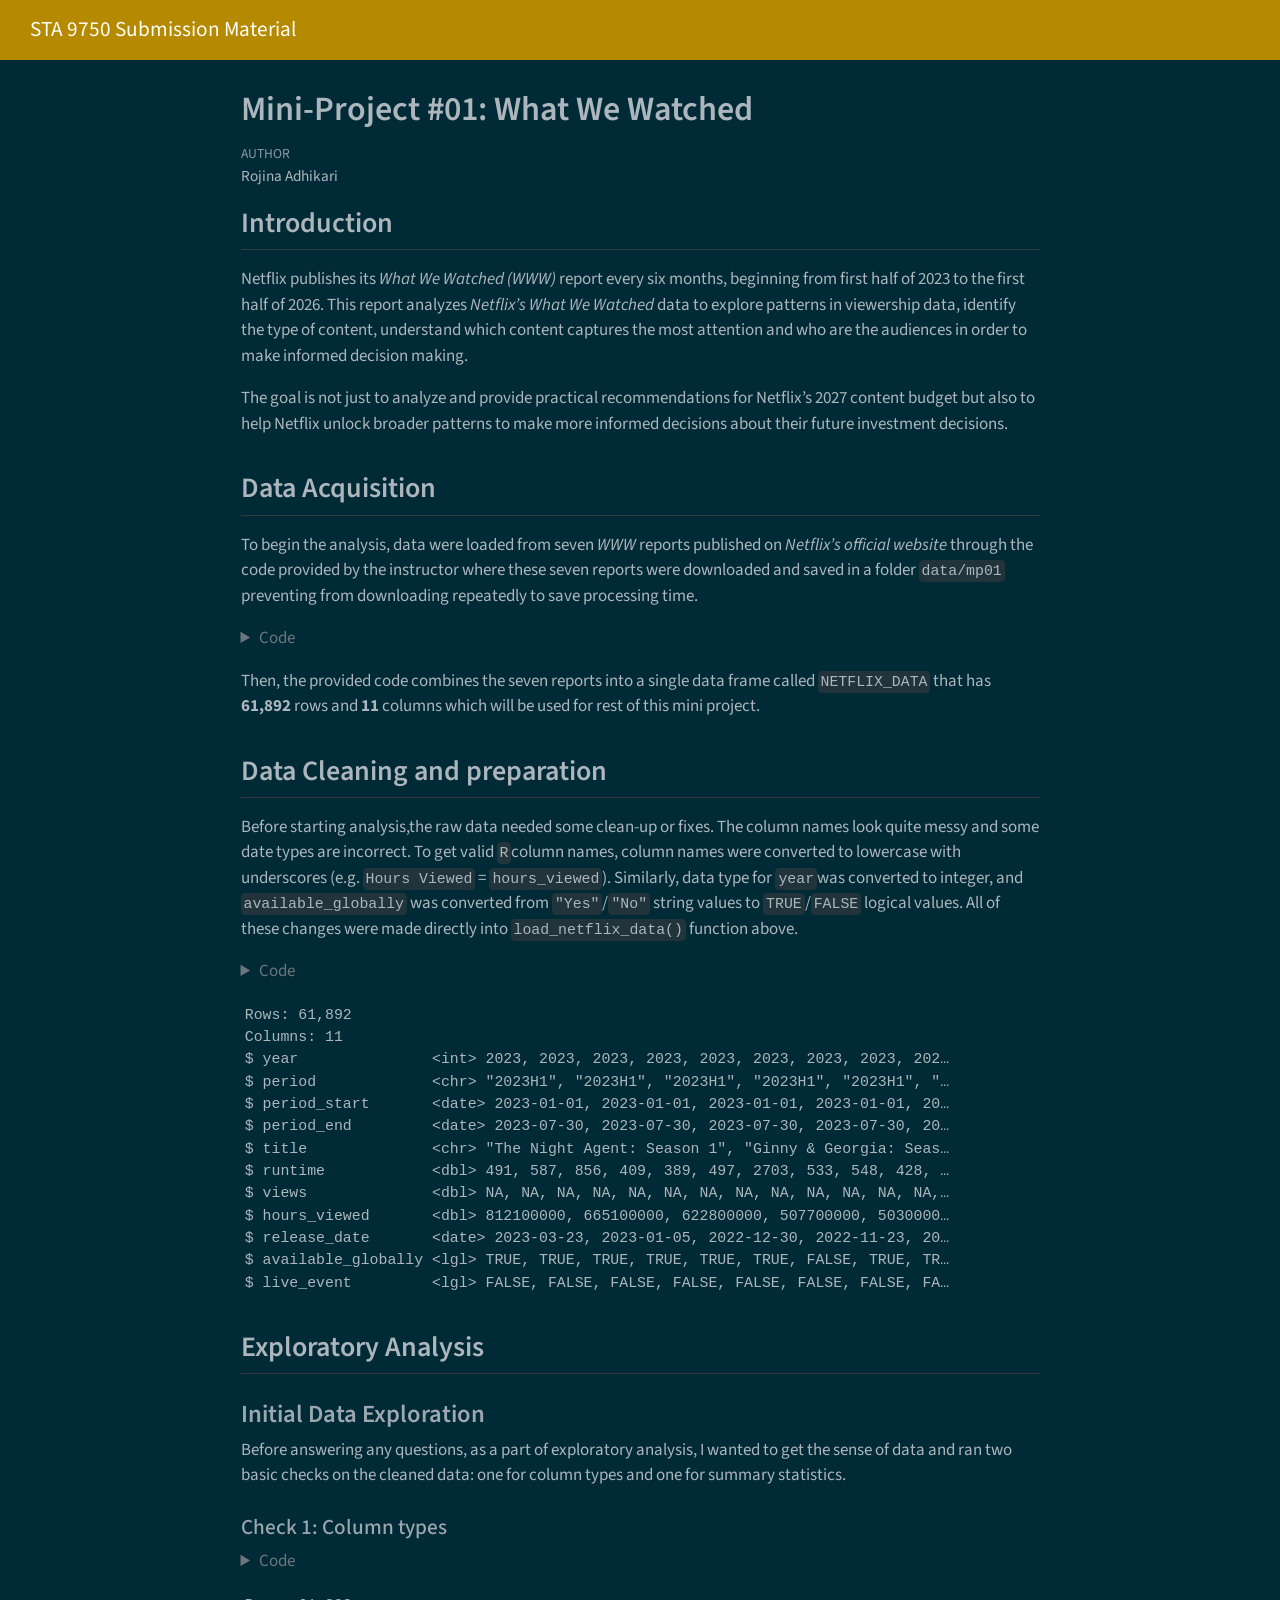
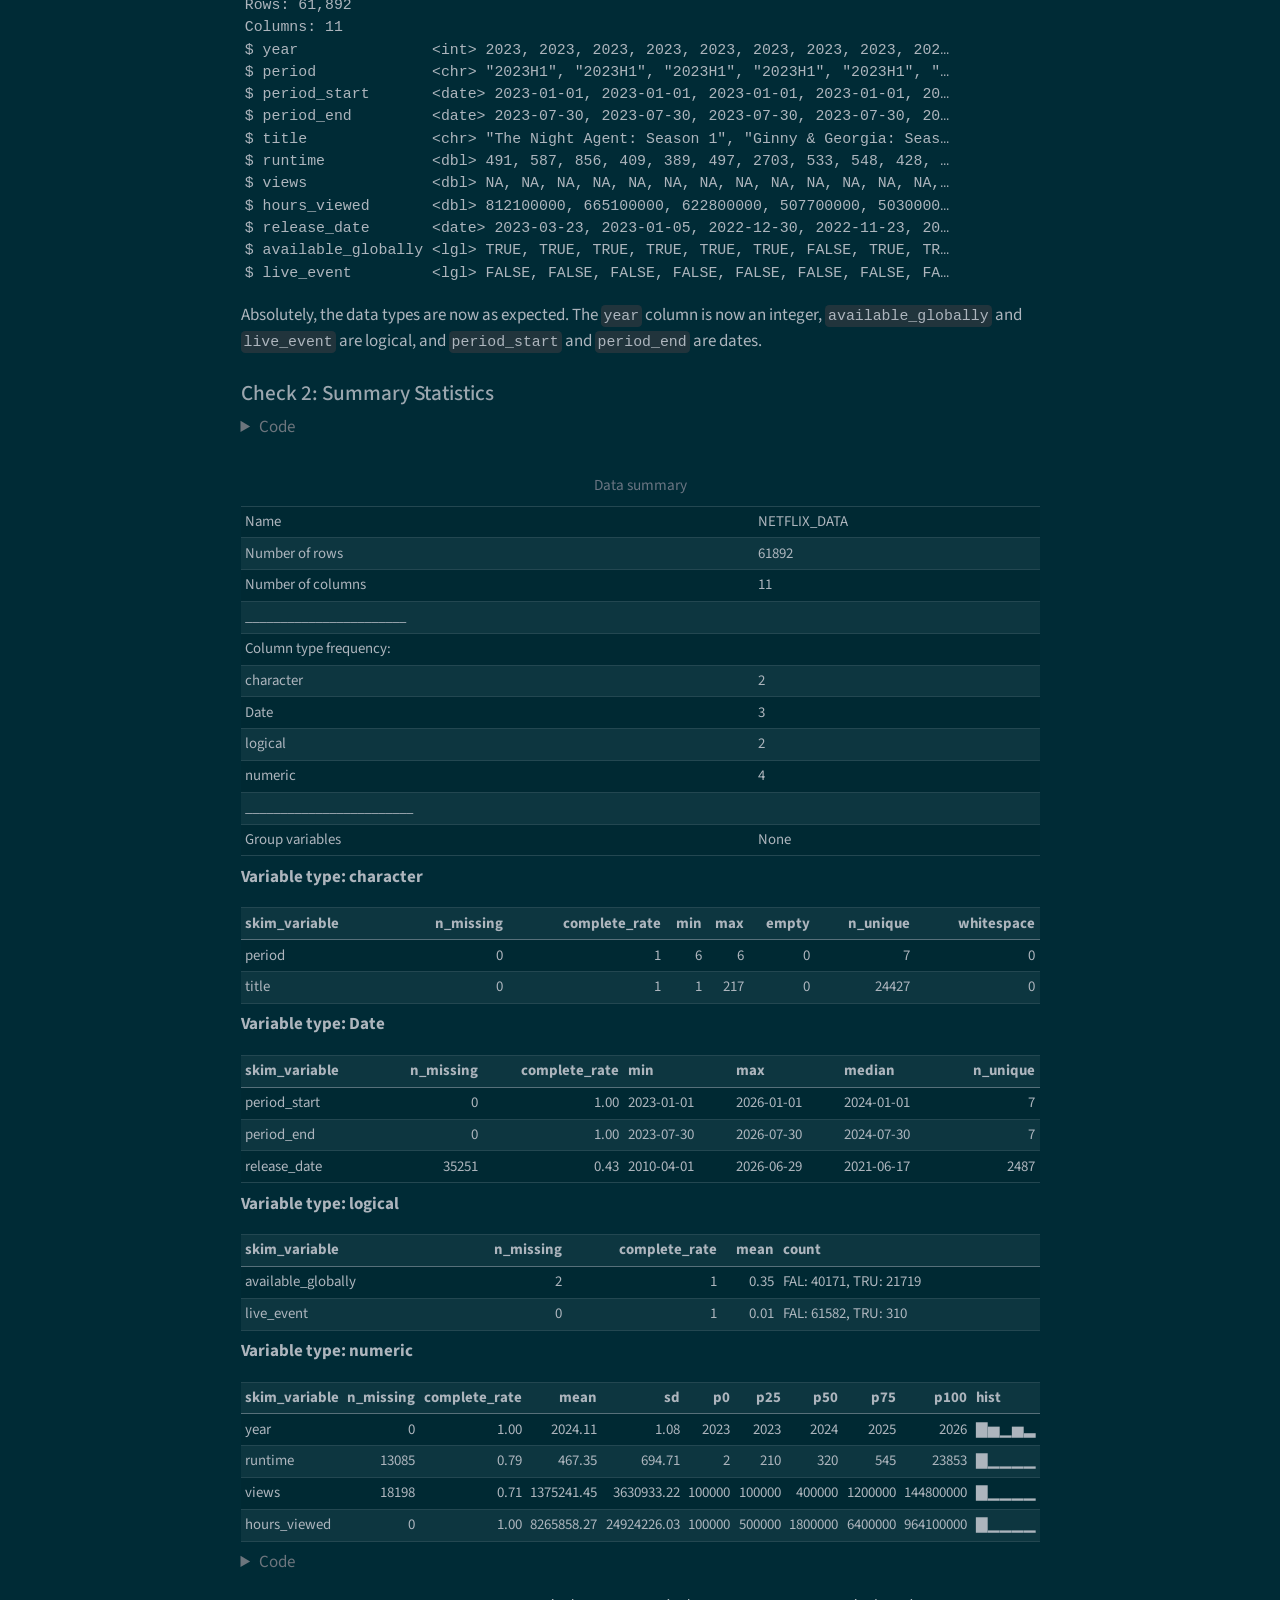
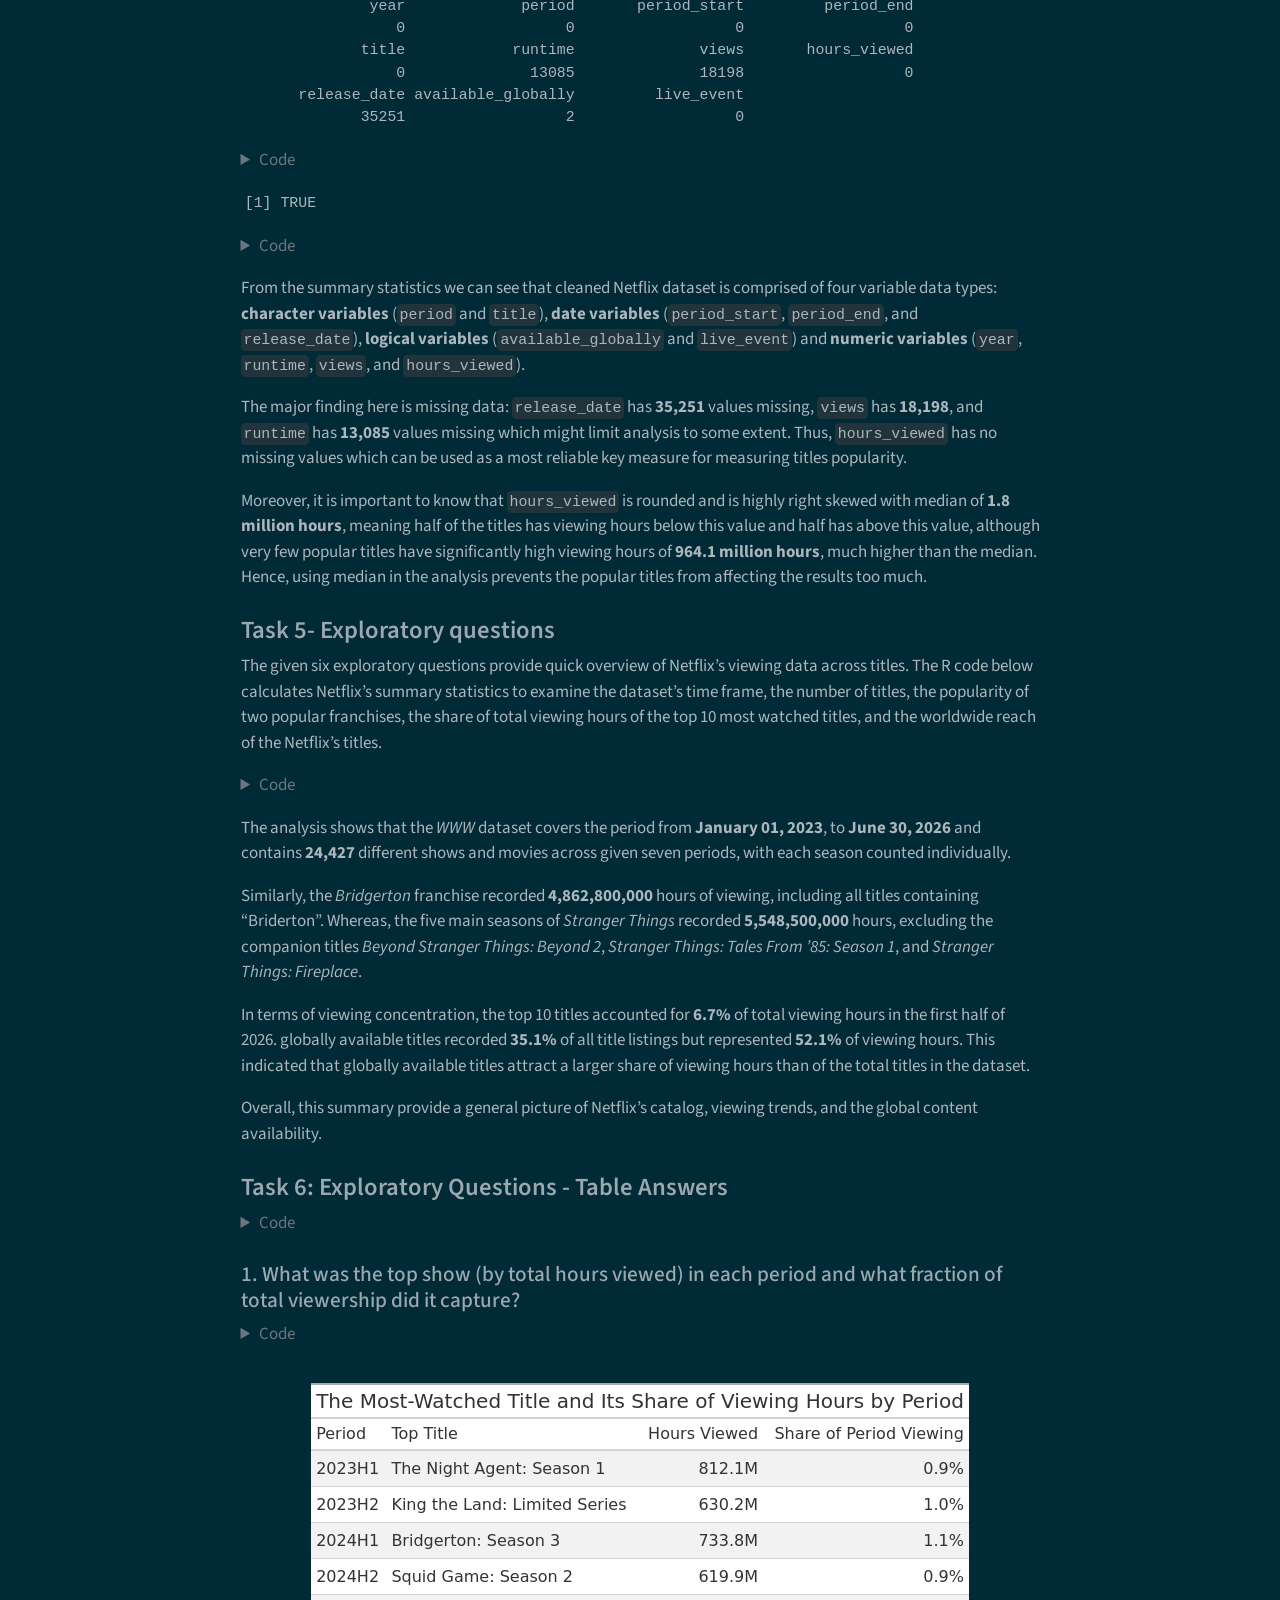
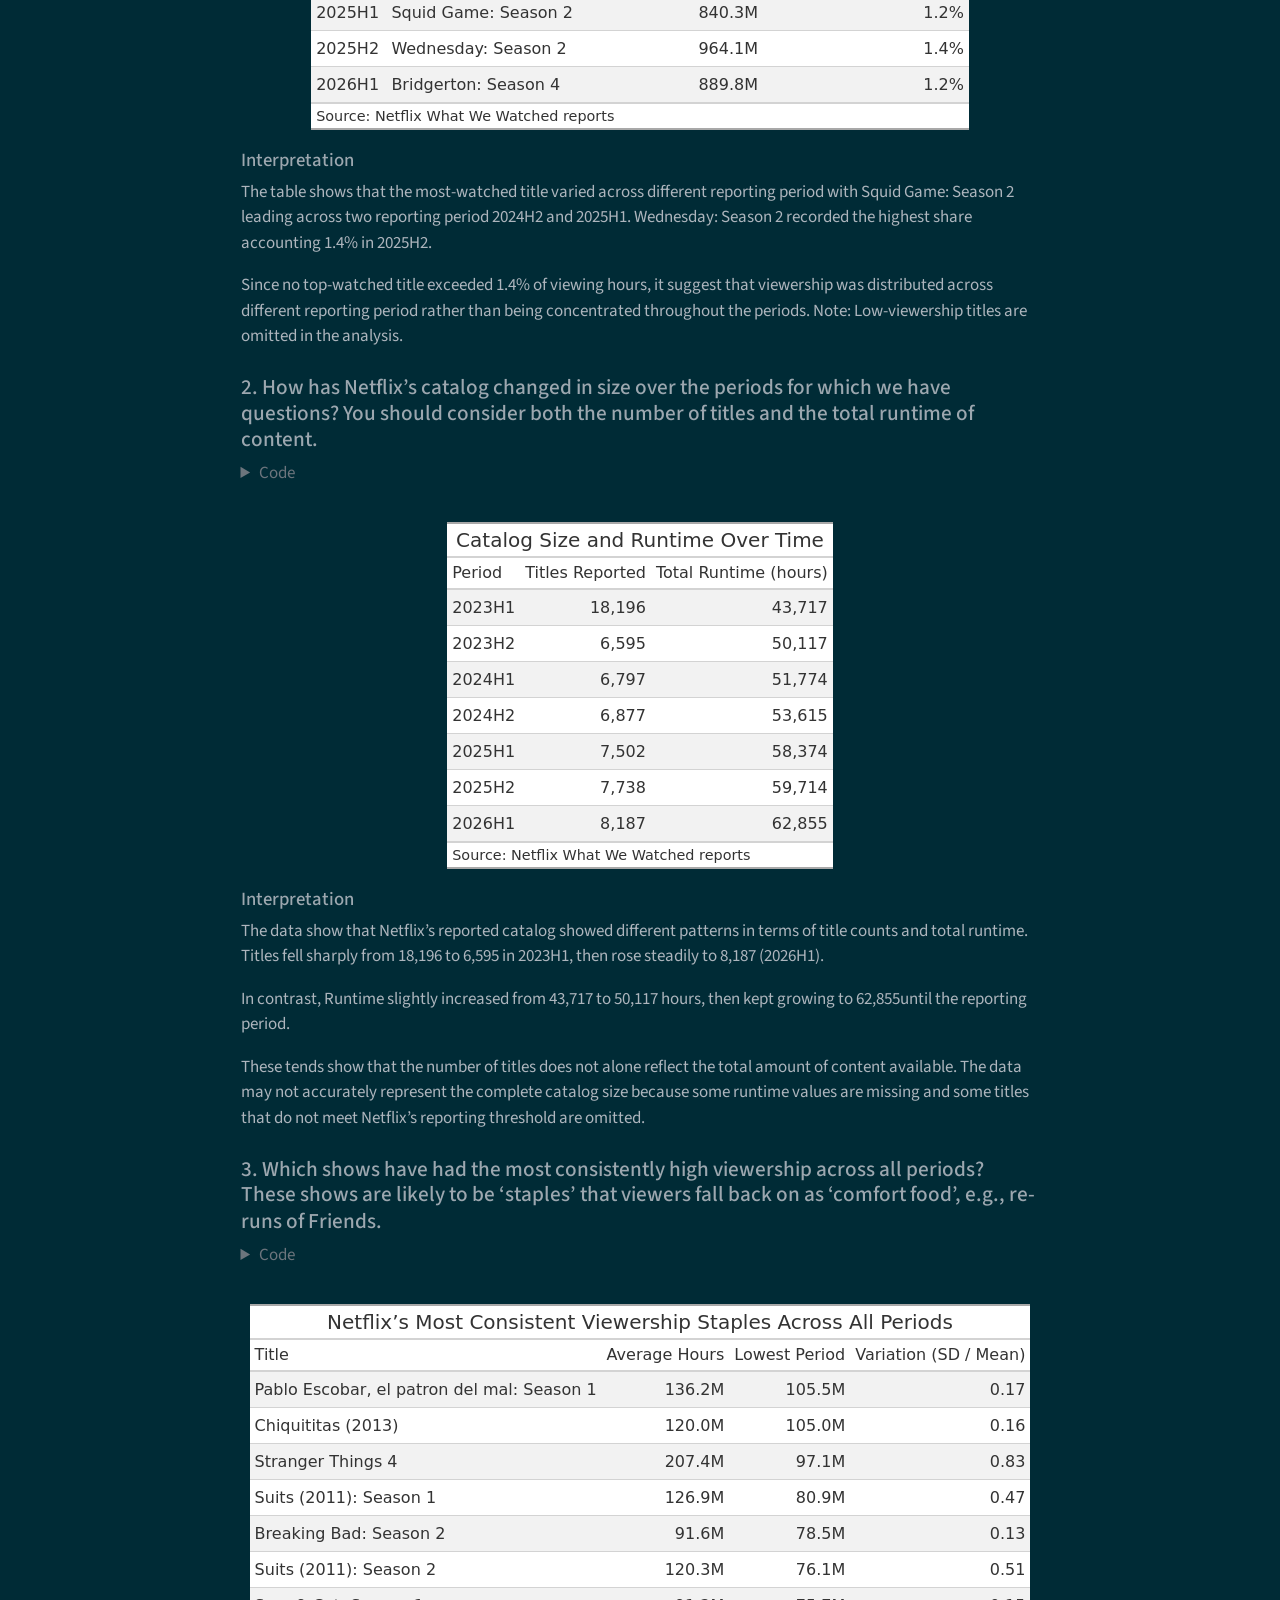
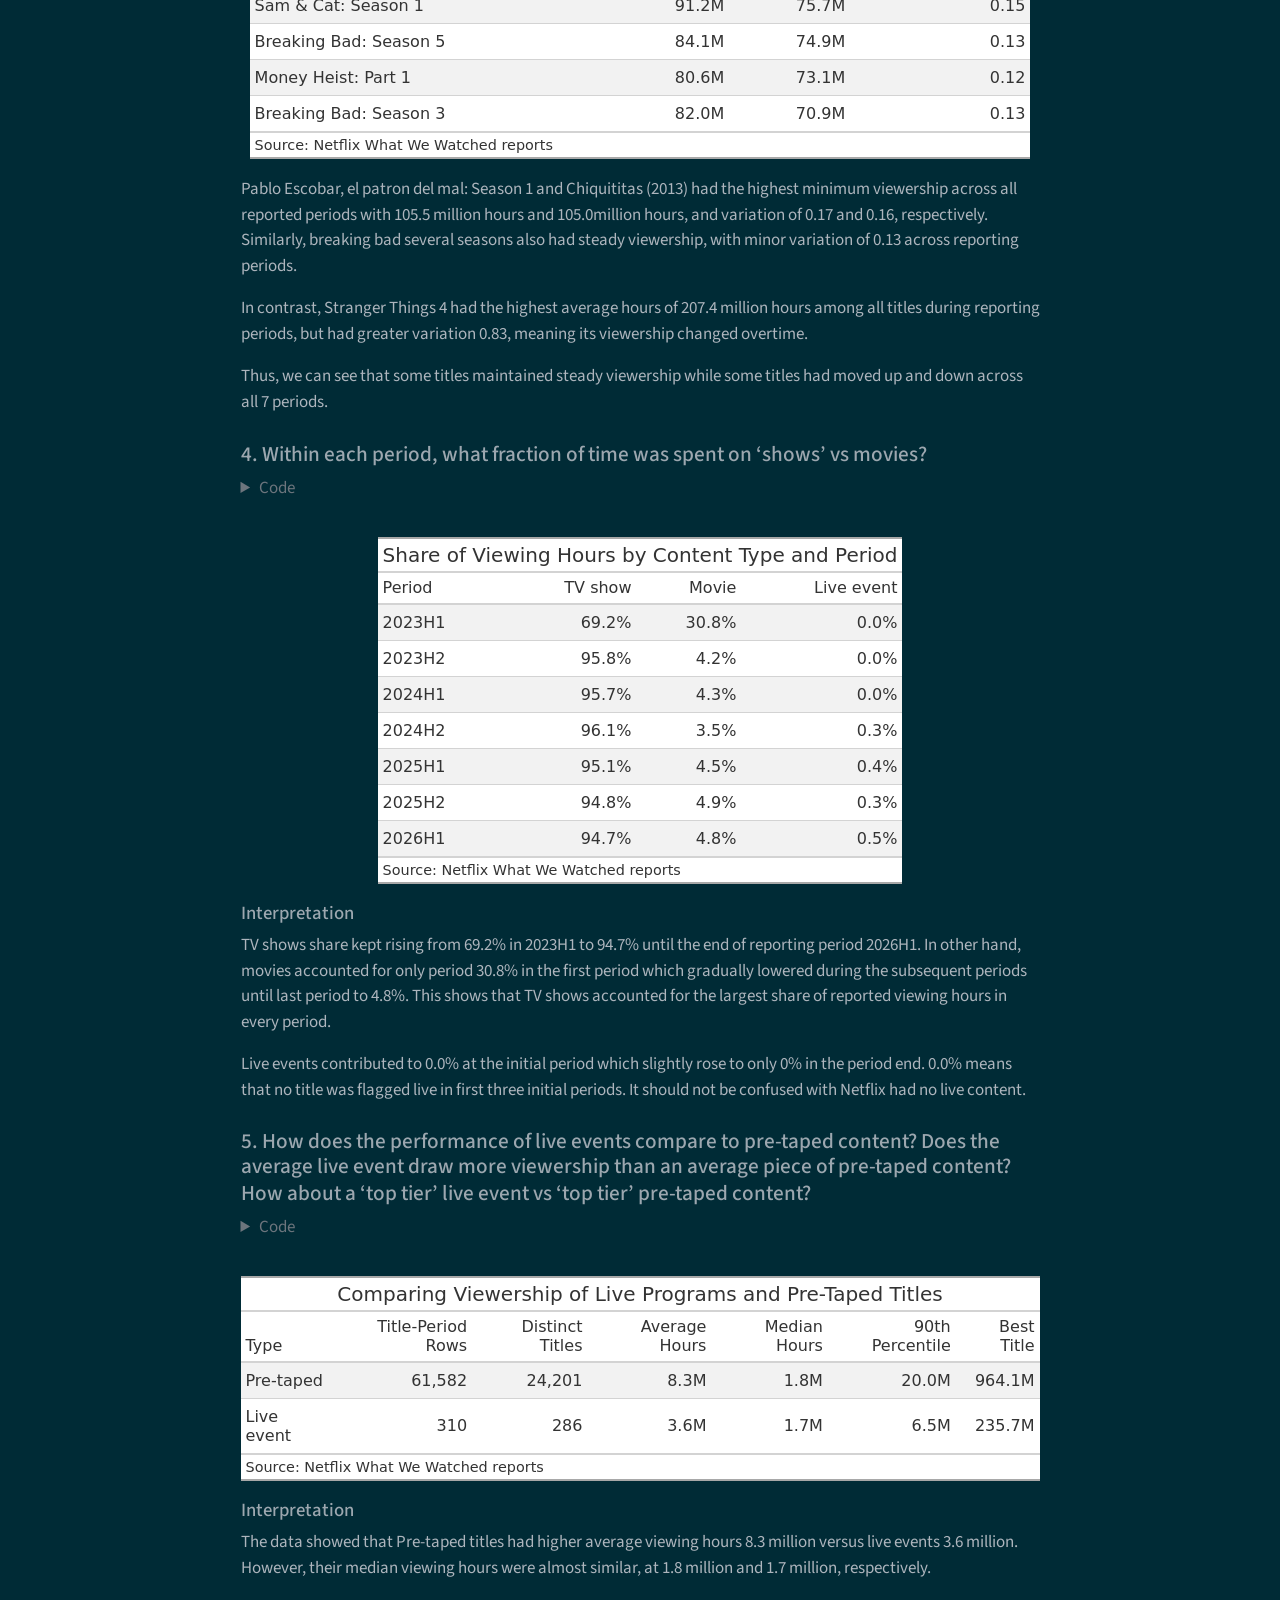
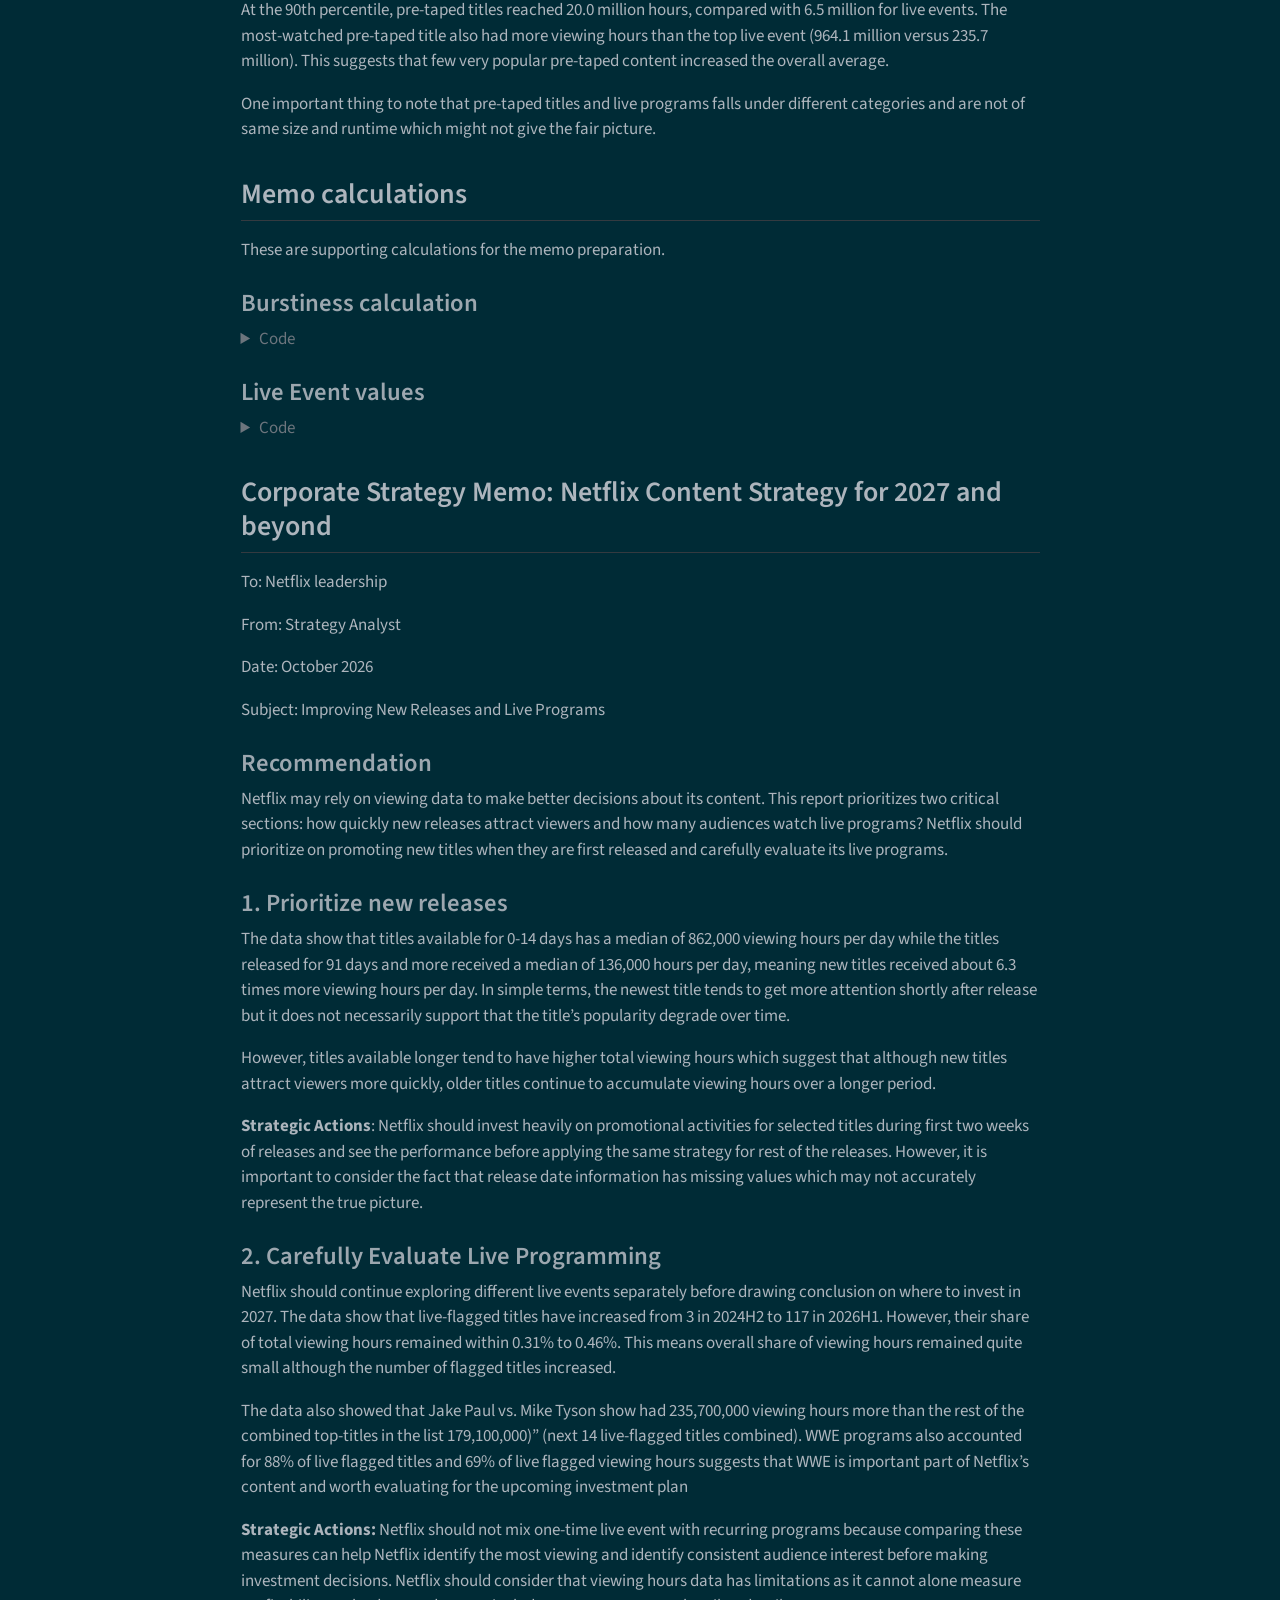
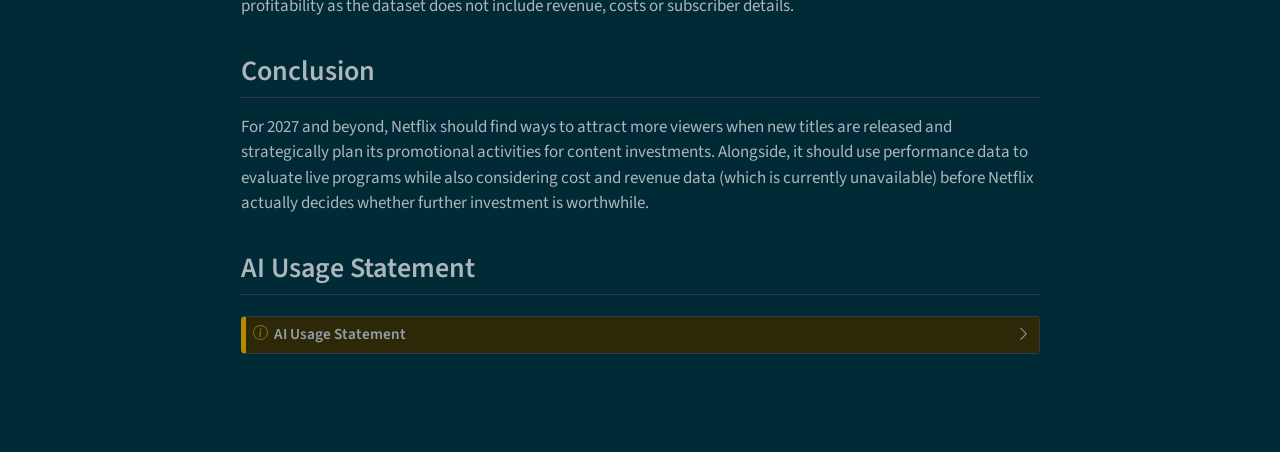
<file: docs/mp01.html>
<!DOCTYPE html>
<html xmlns="http://www.w3.org/1999/xhtml" lang="en" xml:lang="en"><head>

<meta charset="utf-8">
<meta name="generator" content="quarto-1.10.18">

<meta name="viewport" content="width=device-width, initial-scale=1.0, user-scalable=yes">

<meta name="author" content="Rojina Adhikari">

<title>Mini-Project #01: What We Watched – STA 9750 Submission Material</title>
<style>
/* Default styles provided by pandoc.
** See https://pandoc.org/MANUAL.html#variables-for-html for config info.
*/
span.smallcaps{font-variant: small-caps;}
div.columns{display: flex; gap: 1.5em;}
div.column{flex: auto;}
@media screen {
div.columns{gap: min(4vw, 1.5em);}
div.column{overflow-x: auto;}
}
div.hanging-indent{margin-left: 1.5em; text-indent: -1.5em;}
ul.task-list{list-style: none;}
ul.task-list li input[type="checkbox"] {
  width: 0.8em;
  margin: 0 0.8em 0.2em -1em; /* quarto-specific, see https://github.com/quarto-dev/quarto-cli/issues/4556 */ 
  vertical-align: middle;
}
/* CSS for syntax highlighting */
html { -webkit-text-size-adjust: 100%; }
pre > code.sourceCode { white-space: pre; position: relative; }
pre > code.sourceCode > span { display: inline-block; line-height: 1.25; }
pre > code.sourceCode > span:empty { height: 1.2em; }
.sourceCode { overflow: visible; }
code.sourceCode > span { color: inherit; text-decoration: inherit; }
div.sourceCode { margin: 1em 0; }
pre.sourceCode { margin: 0; }
@media screen {
div.sourceCode { overflow: auto; }
}
@media print {
pre > code.sourceCode { white-space: pre-wrap; }
pre > code.sourceCode > span { text-indent: -5em; padding-left: 5em; }
}
pre.numberSource code
  { counter-reset: source-line 0; }
pre.numberSource code > span
  { position: relative; left: -4em; counter-increment: source-line; }
pre.numberSource code > span > a:first-child::before
  { content: counter(source-line);
    position: relative; left: -1em; text-align: right; vertical-align: baseline;
    border: none; display: inline-block;
    -webkit-touch-callout: none; -webkit-user-select: none;
    -khtml-user-select: none; -moz-user-select: none;
    -ms-user-select: none; user-select: none;
    padding: 0 4px; width: 4em;
  }
pre.numberSource { margin-left: 3em;  padding-left: 4px; }
div.sourceCode
  {   }
@media screen {
pre > code.sourceCode > span > a:first-child::before { text-decoration: underline; }
}
</style>


<script src="site_libs/quarto-nav/quarto-nav.js"></script>
<script src="site_libs/quarto-nav/headroom.min.js"></script>
<script src="site_libs/clipboard/clipboard.min.js"></script>
<script src="site_libs/quarto-search/autocomplete.umd.js"></script>
<script src="site_libs/quarto-search/fuse.min.js"></script>
<script src="site_libs/quarto-search/quarto-search.js"></script>
<meta name="quarto:offset" content="./">
<script src="site_libs/quarto-html/quarto.js" type="module"></script>
<script src="site_libs/quarto-html/tabsets/tabsets.js" type="module"></script>
<script src="site_libs/quarto-html/popper.min.js"></script>
<script src="site_libs/quarto-html/tippy.umd.min.js"></script>
<script src="site_libs/quarto-html/anchor.min.js"></script>
<link href="site_libs/quarto-html/tippy.css" rel="stylesheet">
<link href="site_libs/quarto-html/quarto-syntax-highlighting-dark-b85bc7c33db8c58e0ec93c3465666fed.css" rel="stylesheet" id="quarto-text-highlighting-styles">
<script src="site_libs/bootstrap/bootstrap.min.js"></script>
<link href="site_libs/bootstrap/bootstrap-icons.css" rel="stylesheet">
<link href="site_libs/bootstrap/bootstrap-e29577d297258c331f65b397c9de7416.min.css" rel="stylesheet" append-hash="true" id="quarto-bootstrap" data-mode="dark">
<script id="quarto-search-options" type="application/json">{
  "location": "navbar",
  "copy-button": false,
  "collapse-after": 3,
  "panel-placement": "end",
  "type": "overlay",
  "limit": 50,
  "keyboard-shortcut": [
    "f",
    "/",
    "s"
  ],
  "show-item-context": false,
  "language": {
    "search-no-results-text": "No results",
    "search-matching-documents-text": "matching documents",
    "search-copy-link-title": "Copy link to search",
    "search-hide-matches-text": "Hide additional matches",
    "search-more-match-text": "more match in this document",
    "search-more-matches-text": "more matches in this document",
    "search-clear-button-title": "Clear",
    "search-text-placeholder": "",
    "search-detached-cancel-button-title": "Cancel",
    "search-submit-button-title": "Submit",
    "search-label": "Search"
  }
}</script>


</head>

<body class="nav-fixed fullcontent quarto-light">

<div id="quarto-search-results"></div>
  <header id="quarto-header" class="headroom fixed-top">
    <nav class="navbar navbar-expand-lg " data-bs-theme="dark">
      <div class="navbar-container container-fluid">
      <div class="navbar-brand-container mx-auto">
    <a class="navbar-brand" href="./index.html">
    <span class="navbar-title">STA 9750 Submission Material</span>
    </a>
  </div>
        <div class="quarto-navbar-tools tools-end">
</div>
      </div> <!-- /container-fluid -->
    </nav>
</header>
<!-- content -->
<div id="quarto-content" class="quarto-container page-columns page-rows-contents page-layout-article page-navbar">
<!-- sidebar -->
<!-- margin-sidebar -->
    
<!-- main -->
<main class="content" id="quarto-document-content">

<header id="title-block-header" class="quarto-title-block default">
<div class="quarto-title">
<h1 class="title">Mini-Project #01: What We Watched</h1>
</div>



<div class="quarto-title-meta">

    <div>
    <div class="quarto-title-meta-heading">Author</div>
    <div class="quarto-title-meta-contents">
             <p>Rojina Adhikari </p>
          </div>
  </div>
    
  
    
  </div>
  


</header>


<section id="introduction" class="level2">
<h2 class="anchored" data-anchor-id="introduction">Introduction</h2>
<p>Netflix publishes its <em>What We Watched (WWW)</em> report every six months, beginning from first half of 2023 to the first half of 2026. This report analyzes <em>Netflix’s What We Watched</em> data to explore patterns in viewership data, identify the type of content, understand which content captures the most attention and who are the audiences in order to make informed decision making.</p>
<p>The goal is not just to analyze and provide practical recommendations for Netflix’s 2027 content budget but also to help Netflix unlock broader patterns to make more informed decisions about their future investment decisions.</p>
</section>
<section id="data-acquisition" class="level2">
<h2 class="anchored" data-anchor-id="data-acquisition">Data Acquisition</h2>
<p>To begin the analysis, data were loaded from seven <em>WWW</em> reports published on <em>Netflix’s official website</em> through the code provided by the instructor where these seven reports were downloaded and saved in a folder <code>data/mp01</code> preventing from downloading repeatedly to save processing time.</p>
<div class="cell">
<details class="code-fold">
<summary>Code</summary>
<div class="code-copy-outer-scaffold"><div class="sourceCode cell-code" id="cb1"><pre class="sourceCode r code-with-copy"><code class="sourceCode r"><span id="cb1-1"><a href="#cb1-1" aria-hidden="true" tabindex="-1"></a>load_netflix_data <span class="ot">&lt;-</span> <span class="cf">function</span>(){</span>
<span id="cb1-2"><a href="#cb1-2" aria-hidden="true" tabindex="-1"></a></span>
<span id="cb1-3"><a href="#cb1-3" aria-hidden="true" tabindex="-1"></a>  <span class="fu">library</span>(tidyverse)</span>
<span id="cb1-4"><a href="#cb1-4" aria-hidden="true" tabindex="-1"></a>  <span class="fu">library</span>(rvest)</span>
<span id="cb1-5"><a href="#cb1-5" aria-hidden="true" tabindex="-1"></a>  <span class="fu">library</span>(readxl)</span>
<span id="cb1-6"><a href="#cb1-6" aria-hidden="true" tabindex="-1"></a>  <span class="fu">library</span>(fs)</span>
<span id="cb1-7"><a href="#cb1-7" aria-hidden="true" tabindex="-1"></a>  </span>
<span id="cb1-8"><a href="#cb1-8" aria-hidden="true" tabindex="-1"></a>  data_dir <span class="ot">&lt;-</span> <span class="fu">path</span>(<span class="st">"data"</span>, <span class="st">"mp01"</span>)</span>
<span id="cb1-9"><a href="#cb1-9" aria-hidden="true" tabindex="-1"></a>    </span>
<span id="cb1-10"><a href="#cb1-10" aria-hidden="true" tabindex="-1"></a>  <span class="cf">if</span>(<span class="sc">!</span><span class="fu">dir_exists</span>(data_dir)){</span>
<span id="cb1-11"><a href="#cb1-11" aria-hidden="true" tabindex="-1"></a>    <span class="fu">dir_create</span>(data_dir, <span class="at">showWarnings=</span><span class="cn">FALSE</span>, <span class="at">recurse=</span><span class="cn">TRUE</span>)</span>
<span id="cb1-12"><a href="#cb1-12" aria-hidden="true" tabindex="-1"></a>  }</span>
<span id="cb1-13"><a href="#cb1-13" aria-hidden="true" tabindex="-1"></a>  </span>
<span id="cb1-14"><a href="#cb1-14" aria-hidden="true" tabindex="-1"></a>  NETFLIX_URLS <span class="ot">&lt;-</span> <span class="fu">list</span>(</span>
<span id="cb1-15"><a href="#cb1-15" aria-hidden="true" tabindex="-1"></a>    <span class="st">`</span><span class="at">2023H1</span><span class="st">`</span> <span class="ot">=</span> <span class="st">"https://about.netflix.com/news/what-we-watched-a-netflix-engagement-report"</span>,</span>
<span id="cb1-16"><a href="#cb1-16" aria-hidden="true" tabindex="-1"></a>    <span class="st">`</span><span class="at">2023H2</span><span class="st">`</span> <span class="ot">=</span> <span class="st">"https://about.netflix.com/news/what-we-watched-the-second-half-of-2023"</span>,</span>
<span id="cb1-17"><a href="#cb1-17" aria-hidden="true" tabindex="-1"></a>    <span class="st">`</span><span class="at">2024H1</span><span class="st">`</span> <span class="ot">=</span> <span class="st">"https://about.netflix.com/news/what-we-watched-the-first-half-of-2024"</span>,</span>
<span id="cb1-18"><a href="#cb1-18" aria-hidden="true" tabindex="-1"></a>    <span class="st">`</span><span class="at">2024H2</span><span class="st">`</span> <span class="ot">=</span> <span class="st">"https://about.netflix.com/news/what-we-watched-the-second-half-of-2024"</span>,</span>
<span id="cb1-19"><a href="#cb1-19" aria-hidden="true" tabindex="-1"></a>    <span class="st">`</span><span class="at">2025H1</span><span class="st">`</span> <span class="ot">=</span> <span class="st">"https://about.netflix.com/news/what-we-watched-the-first-half-of-2025"</span>,</span>
<span id="cb1-20"><a href="#cb1-20" aria-hidden="true" tabindex="-1"></a>    <span class="st">`</span><span class="at">2025H2</span><span class="st">`</span> <span class="ot">=</span> <span class="st">"https://about.netflix.com/news/what-we-watched-the-second-half-of-2025"</span>,</span>
<span id="cb1-21"><a href="#cb1-21" aria-hidden="true" tabindex="-1"></a>    <span class="st">`</span><span class="at">2026H1</span><span class="st">`</span> <span class="ot">=</span> <span class="st">"https://about.netflix.com/news/what-we-watched-the-first-half-of-2026"</span></span>
<span id="cb1-22"><a href="#cb1-22" aria-hidden="true" tabindex="-1"></a>  )</span>
<span id="cb1-23"><a href="#cb1-23" aria-hidden="true" tabindex="-1"></a>  </span>
<span id="cb1-24"><a href="#cb1-24" aria-hidden="true" tabindex="-1"></a>  download_if_needed <span class="ot">&lt;-</span> <span class="cf">function</span>(url, local){</span>
<span id="cb1-25"><a href="#cb1-25" aria-hidden="true" tabindex="-1"></a>    <span class="cf">if</span>(<span class="sc">!</span><span class="fu">file_exists</span>(local)){</span>
<span id="cb1-26"><a href="#cb1-26" aria-hidden="true" tabindex="-1"></a>      <span class="fu">download.file</span>(url, local, <span class="at">quiet =</span> <span class="cn">TRUE</span>, <span class="at">mode =</span> <span class="st">"wb"</span>)</span>
<span id="cb1-27"><a href="#cb1-27" aria-hidden="true" tabindex="-1"></a>    }</span>
<span id="cb1-28"><a href="#cb1-28" aria-hidden="true" tabindex="-1"></a>    </span>
<span id="cb1-29"><a href="#cb1-29" aria-hidden="true" tabindex="-1"></a>    <span class="fu">return</span>(local)</span>
<span id="cb1-30"><a href="#cb1-30" aria-hidden="true" tabindex="-1"></a>  }</span>
<span id="cb1-31"><a href="#cb1-31" aria-hidden="true" tabindex="-1"></a>    </span>
<span id="cb1-32"><a href="#cb1-32" aria-hidden="true" tabindex="-1"></a>  NETFLIX_URLS <span class="sc">|&gt;</span> </span>
<span id="cb1-33"><a href="#cb1-33" aria-hidden="true" tabindex="-1"></a>    <span class="fu">map</span>(read_html) <span class="sc">|&gt;</span> </span>
<span id="cb1-34"><a href="#cb1-34" aria-hidden="true" tabindex="-1"></a>    <span class="fu">map</span>(html_element, <span class="at">xpath =</span> <span class="st">"//a[contains(@href, '.xlsx')]"</span>) <span class="sc">|&gt;</span> </span>
<span id="cb1-35"><a href="#cb1-35" aria-hidden="true" tabindex="-1"></a>    <span class="fu">map_chr</span>(html_attr, <span class="st">"href"</span>) <span class="sc">|&gt;</span> </span>
<span id="cb1-36"><a href="#cb1-36" aria-hidden="true" tabindex="-1"></a>    <span class="fu">enframe</span>(<span class="st">"period"</span>, <span class="st">"url"</span>) <span class="sc">|&gt;</span> </span>
<span id="cb1-37"><a href="#cb1-37" aria-hidden="true" tabindex="-1"></a>   <span class="fu">mutate</span>(<span class="at">path =</span> <span class="fu">path</span>(data_dir, <span class="fu">paste0</span>(period, <span class="st">".xlsx"</span>)), </span>
<span id="cb1-38"><a href="#cb1-38" aria-hidden="true" tabindex="-1"></a>          <span class="at">path =</span> <span class="fu">map2</span>(url, path, download_if_needed), </span>
<span id="cb1-39"><a href="#cb1-39" aria-hidden="true" tabindex="-1"></a>          <span class="at">data =</span> <span class="fu">map</span>(path, read_excel, <span class="at">skip=</span><span class="dv">3</span>, <span class="at">na=</span><span class="st">"*"</span>), </span>
<span id="cb1-40"><a href="#cb1-40" aria-hidden="true" tabindex="-1"></a>          <span class="at">data =</span> <span class="fu">map</span>(data, \(x) x <span class="sc">|&gt;</span> <span class="fu">mutate</span>(<span class="st">`</span><span class="at">Release Date</span><span class="st">`</span> <span class="ot">=</span> <span class="fu">as.Date</span>(<span class="st">`</span><span class="at">Release Date</span><span class="st">`</span>)))) <span class="sc">|&gt;</span></span>
<span id="cb1-41"><a href="#cb1-41" aria-hidden="true" tabindex="-1"></a>    <span class="fu">unnest</span>(data) <span class="sc">|&gt;</span> </span>
<span id="cb1-42"><a href="#cb1-42" aria-hidden="true" tabindex="-1"></a>    <span class="fu">select</span>(<span class="sc">-</span>url, <span class="sc">-</span>path) <span class="sc">|&gt;</span> </span>
<span id="cb1-43"><a href="#cb1-43" aria-hidden="true" tabindex="-1"></a>    <span class="fu">mutate</span>(<span class="at">year=</span><span class="fu">str_sub</span>(period, <span class="dv">1</span>, <span class="dv">4</span>), </span>
<span id="cb1-44"><a href="#cb1-44" aria-hidden="true" tabindex="-1"></a>           <span class="at">half=</span><span class="fu">str_sub</span>(period, <span class="at">start=</span><span class="dv">6</span>), </span>
<span id="cb1-45"><a href="#cb1-45" aria-hidden="true" tabindex="-1"></a>           <span class="at">period_start =</span> <span class="fu">make_date</span>(year, <span class="fu">if_else</span>(half<span class="sc">==</span><span class="dv">1</span>, <span class="dv">1</span>, <span class="dv">7</span>), <span class="dv">1</span>), </span>
<span id="cb1-46"><a href="#cb1-46" aria-hidden="true" tabindex="-1"></a>           <span class="at">period_end =</span> <span class="fu">make_date</span>(year, <span class="fu">if_else</span>(half<span class="sc">==</span><span class="dv">1</span>, <span class="dv">7</span>, <span class="dv">12</span>), <span class="fu">if_else</span>(half<span class="sc">==</span><span class="dv">1</span>, <span class="dv">30</span>, <span class="dv">31</span>))) <span class="sc">|&gt;</span> </span>
<span id="cb1-47"><a href="#cb1-47" aria-hidden="true" tabindex="-1"></a>    <span class="fu">filter</span>(<span class="sc">!</span><span class="fu">is.na</span>(<span class="st">`</span><span class="at">Hours Viewed</span><span class="st">`</span>)) <span class="sc">|&gt;</span> </span>
<span id="cb1-48"><a href="#cb1-48" aria-hidden="true" tabindex="-1"></a>    <span class="fu">mutate</span>(<span class="at">live_event =</span> <span class="sc">!</span><span class="fu">is.na</span>(Runtime) <span class="sc">&amp;</span> <span class="fu">str_detect</span>(Runtime, <span class="st">"</span><span class="sc">\\</span><span class="st">d+:</span><span class="sc">\\</span><span class="st">d+</span><span class="sc">\\</span><span class="st">*"</span>), </span>
<span id="cb1-49"><a href="#cb1-49" aria-hidden="true" tabindex="-1"></a>           <span class="at">clean_time =</span> <span class="fu">str_remove</span>(Runtime, <span class="fu">fixed</span>(<span class="st">"*"</span>)),</span>
<span id="cb1-50"><a href="#cb1-50" aria-hidden="true" tabindex="-1"></a>           <span class="at">Runtime =</span> <span class="dv">60</span> <span class="sc">*</span> <span class="fu">hour</span>(<span class="fu">hm</span>(clean_time)) <span class="sc">+</span> <span class="fu">minute</span>(<span class="fu">hm</span>(clean_time))) <span class="sc">|&gt;</span></span>
<span id="cb1-51"><a href="#cb1-51" aria-hidden="true" tabindex="-1"></a>    <span class="fu">select</span>(<span class="sc">-</span>clean_time) <span class="sc">|&gt;</span></span>
<span id="cb1-52"><a href="#cb1-52" aria-hidden="true" tabindex="-1"></a>    <span class="fu">mutate</span>(<span class="at">Runtime =</span> <span class="fu">coalesce</span>(Runtime, <span class="fu">mean</span>(Runtime, <span class="at">na.rm=</span><span class="cn">TRUE</span>)), </span>
<span id="cb1-53"><a href="#cb1-53" aria-hidden="true" tabindex="-1"></a>           <span class="at">.by=</span>Title, </span>
<span id="cb1-54"><a href="#cb1-54" aria-hidden="true" tabindex="-1"></a>           <span class="at">Title =</span> stringi<span class="sc">::</span><span class="fu">stri_trans_general</span>(Title, <span class="st">"Latin-ASCII"</span>),</span>
<span id="cb1-55"><a href="#cb1-55" aria-hidden="true" tabindex="-1"></a>           <span class="at">Title =</span> <span class="fu">str_remove</span>(Title, <span class="st">" // .*"</span>), </span>
<span id="cb1-56"><a href="#cb1-56" aria-hidden="true" tabindex="-1"></a>           <span class="at">Title =</span> <span class="fu">str_remove</span>(Title, <span class="st">"[^[:ascii:]].*"</span>), </span>
<span id="cb1-57"><a href="#cb1-57" aria-hidden="true" tabindex="-1"></a>           <span class="at">Title =</span> <span class="fu">str_trim</span>(Title)) <span class="sc">|&gt;</span></span>
<span id="cb1-58"><a href="#cb1-58" aria-hidden="true" tabindex="-1"></a>    <span class="fu">filter</span>(Title <span class="sc">!=</span> <span class="st">""</span>) <span class="sc">|&gt;</span></span>
<span id="cb1-59"><a href="#cb1-59" aria-hidden="true" tabindex="-1"></a>    <span class="fu">select</span>(year, </span>
<span id="cb1-60"><a href="#cb1-60" aria-hidden="true" tabindex="-1"></a>           period, </span>
<span id="cb1-61"><a href="#cb1-61" aria-hidden="true" tabindex="-1"></a>           period_start, </span>
<span id="cb1-62"><a href="#cb1-62" aria-hidden="true" tabindex="-1"></a>           period_end, </span>
<span id="cb1-63"><a href="#cb1-63" aria-hidden="true" tabindex="-1"></a>           Title, </span>
<span id="cb1-64"><a href="#cb1-64" aria-hidden="true" tabindex="-1"></a>           <span class="sc">-</span>half, </span>
<span id="cb1-65"><a href="#cb1-65" aria-hidden="true" tabindex="-1"></a>           Runtime, </span>
<span id="cb1-66"><a href="#cb1-66" aria-hidden="true" tabindex="-1"></a>           Views, </span>
<span id="cb1-67"><a href="#cb1-67" aria-hidden="true" tabindex="-1"></a>           <span class="st">`</span><span class="at">Hours Viewed</span><span class="st">`</span>, </span>
<span id="cb1-68"><a href="#cb1-68" aria-hidden="true" tabindex="-1"></a>           <span class="st">`</span><span class="at">Release Date</span><span class="st">`</span>,</span>
<span id="cb1-69"><a href="#cb1-69" aria-hidden="true" tabindex="-1"></a>           <span class="st">`</span><span class="at">Available Globally?</span><span class="st">`</span>, </span>
<span id="cb1-70"><a href="#cb1-70" aria-hidden="true" tabindex="-1"></a>           live_event) <span class="sc">|&gt;</span></span>
<span id="cb1-71"><a href="#cb1-71" aria-hidden="true" tabindex="-1"></a>    <span class="fu">rename</span>(                 <span class="do">## Task 2: Fix Column Titles</span></span>
<span id="cb1-72"><a href="#cb1-72" aria-hidden="true" tabindex="-1"></a>          <span class="at">title =</span> Title,</span>
<span id="cb1-73"><a href="#cb1-73" aria-hidden="true" tabindex="-1"></a>          <span class="at">runtime =</span> Runtime,</span>
<span id="cb1-74"><a href="#cb1-74" aria-hidden="true" tabindex="-1"></a>          <span class="at">views =</span> Views,</span>
<span id="cb1-75"><a href="#cb1-75" aria-hidden="true" tabindex="-1"></a>          <span class="at">hours_viewed =</span> <span class="st">`</span><span class="at">Hours Viewed</span><span class="st">`</span>,</span>
<span id="cb1-76"><a href="#cb1-76" aria-hidden="true" tabindex="-1"></a>          <span class="at">release_date =</span> <span class="st">`</span><span class="at">Release Date</span><span class="st">`</span>,</span>
<span id="cb1-77"><a href="#cb1-77" aria-hidden="true" tabindex="-1"></a>          <span class="at">available_globally =</span> <span class="st">`</span><span class="at">Available Globally?</span><span class="st">`</span></span>
<span id="cb1-78"><a href="#cb1-78" aria-hidden="true" tabindex="-1"></a>          )<span class="sc">|&gt;</span>                                           <span class="co"># &lt;- pipe added and task 3:Fix column types</span></span>
<span id="cb1-79"><a href="#cb1-79" aria-hidden="true" tabindex="-1"></a>    <span class="fu">mutate</span>(</span>
<span id="cb1-80"><a href="#cb1-80" aria-hidden="true" tabindex="-1"></a>      <span class="at">year =</span> <span class="fu">as.integer</span>(year),</span>
<span id="cb1-81"><a href="#cb1-81" aria-hidden="true" tabindex="-1"></a>      <span class="at">available_globally =</span> available_globally <span class="sc">==</span> <span class="st">"Yes"</span></span>
<span id="cb1-82"><a href="#cb1-82" aria-hidden="true" tabindex="-1"></a>    )</span>
<span id="cb1-83"><a href="#cb1-83" aria-hidden="true" tabindex="-1"></a>  }</span>
<span id="cb1-84"><a href="#cb1-84" aria-hidden="true" tabindex="-1"></a>  </span>
<span id="cb1-85"><a href="#cb1-85" aria-hidden="true" tabindex="-1"></a>  NETFLIX_DATA <span class="ot">&lt;-</span> <span class="fu">load_netflix_data</span>()</span></code></pre></div><button title="Copy to Clipboard" class="code-copy-button"><i class="bi"></i></button></div>
</details>
</div>
<p>Then, the provided code combines the seven reports into a single data frame called <code>NETFLIX_DATA</code> that has <strong>61,892</strong> rows and <strong>11</strong> columns which will be used for rest of this mini project.</p>
</section>
<section id="data-cleaning-and-preparation" class="level2">
<h2 class="anchored" data-anchor-id="data-cleaning-and-preparation">Data Cleaning and preparation</h2>
<p>Before starting analysis,the raw data needed some clean-up or fixes. The column names look quite messy and some date types are incorrect. To get valid <code>R</code>column names, column names were converted to lowercase with underscores (e.g.&nbsp;<code>Hours Viewed</code> = <code>hours_viewed</code>). Similarly, data type for <code>year</code>was converted to integer, and <code>available_globally</code> was converted from <code>"Yes"</code>/<code>"No"</code> string values to <code>TRUE</code>/<code>FALSE</code> logical values. All of these changes were made directly into <code>load_netflix_data()</code> function above.</p>
<div class="cell">
<details class="code-fold">
<summary>Code</summary>
<div class="code-copy-outer-scaffold"><div class="sourceCode cell-code" id="cb2"><pre class="sourceCode r code-with-copy"><code class="sourceCode r"><span id="cb2-1"><a href="#cb2-1" aria-hidden="true" tabindex="-1"></a><span class="fu">glimpse</span>(NETFLIX_DATA)</span></code></pre></div><button title="Copy to Clipboard" class="code-copy-button"><i class="bi"></i></button></div>
</details>
<div class="cell-output cell-output-stdout">
<pre><code>Rows: 61,892
Columns: 11
$ year               &lt;int&gt; 2023, 2023, 2023, 2023, 2023, 2023, 2023, 2023, 202…
$ period             &lt;chr&gt; "2023H1", "2023H1", "2023H1", "2023H1", "2023H1", "…
$ period_start       &lt;date&gt; 2023-01-01, 2023-01-01, 2023-01-01, 2023-01-01, 20…
$ period_end         &lt;date&gt; 2023-07-30, 2023-07-30, 2023-07-30, 2023-07-30, 20…
$ title              &lt;chr&gt; "The Night Agent: Season 1", "Ginny &amp; Georgia: Seas…
$ runtime            &lt;dbl&gt; 491, 587, 856, 409, 389, 497, 2703, 533, 548, 428, …
$ views              &lt;dbl&gt; NA, NA, NA, NA, NA, NA, NA, NA, NA, NA, NA, NA, NA,…
$ hours_viewed       &lt;dbl&gt; 812100000, 665100000, 622800000, 507700000, 5030000…
$ release_date       &lt;date&gt; 2023-03-23, 2023-01-05, 2022-12-30, 2022-11-23, 20…
$ available_globally &lt;lgl&gt; TRUE, TRUE, TRUE, TRUE, TRUE, TRUE, FALSE, TRUE, TR…
$ live_event         &lt;lgl&gt; FALSE, FALSE, FALSE, FALSE, FALSE, FALSE, FALSE, FA…</code></pre>
</div>
</div>
</section>
<section id="exploratory-analysis" class="level2">
<h2 class="anchored" data-anchor-id="exploratory-analysis">Exploratory Analysis</h2>
<section id="initial-data-exploration" class="level3">
<h3 class="anchored" data-anchor-id="initial-data-exploration">Initial Data Exploration</h3>
<p>Before answering any questions, as a part of exploratory analysis, I wanted to get the sense of data and ran two basic checks on the cleaned data: one for column types and one for summary statistics.</p>
<section id="check-1-column-types" class="level4">
<h4 class="anchored" data-anchor-id="check-1-column-types">Check 1: Column types</h4>
<div class="cell">
<details class="code-fold">
<summary>Code</summary>
<div class="code-copy-outer-scaffold"><div class="sourceCode cell-code" id="cb4"><pre class="sourceCode r code-with-copy"><code class="sourceCode r"><span id="cb4-1"><a href="#cb4-1" aria-hidden="true" tabindex="-1"></a><span class="fu">glimpse</span>(NETFLIX_DATA)</span></code></pre></div><button title="Copy to Clipboard" class="code-copy-button"><i class="bi"></i></button></div>
</details>
<div class="cell-output cell-output-stdout">
<pre><code>Rows: 61,892
Columns: 11
$ year               &lt;int&gt; 2023, 2023, 2023, 2023, 2023, 2023, 2023, 2023, 202…
$ period             &lt;chr&gt; "2023H1", "2023H1", "2023H1", "2023H1", "2023H1", "…
$ period_start       &lt;date&gt; 2023-01-01, 2023-01-01, 2023-01-01, 2023-01-01, 20…
$ period_end         &lt;date&gt; 2023-07-30, 2023-07-30, 2023-07-30, 2023-07-30, 20…
$ title              &lt;chr&gt; "The Night Agent: Season 1", "Ginny &amp; Georgia: Seas…
$ runtime            &lt;dbl&gt; 491, 587, 856, 409, 389, 497, 2703, 533, 548, 428, …
$ views              &lt;dbl&gt; NA, NA, NA, NA, NA, NA, NA, NA, NA, NA, NA, NA, NA,…
$ hours_viewed       &lt;dbl&gt; 812100000, 665100000, 622800000, 507700000, 5030000…
$ release_date       &lt;date&gt; 2023-03-23, 2023-01-05, 2022-12-30, 2022-11-23, 20…
$ available_globally &lt;lgl&gt; TRUE, TRUE, TRUE, TRUE, TRUE, TRUE, FALSE, TRUE, TR…
$ live_event         &lt;lgl&gt; FALSE, FALSE, FALSE, FALSE, FALSE, FALSE, FALSE, FA…</code></pre>
</div>
</div>
<p>Absolutely, the data types are now as expected. The <code>year</code> column is now an integer, <code>available_globally</code> and <code>live_event</code> are logical, and <code>period_start</code> and <code>period_end</code> are dates.</p>
</section>
<section id="check-2-summary-statistics" class="level4">
<h4 class="anchored" data-anchor-id="check-2-summary-statistics">Check 2: Summary Statistics</h4>
<div class="cell">
<details class="code-fold">
<summary>Code</summary>
<div class="code-copy-outer-scaffold"><div class="sourceCode cell-code" id="cb6"><pre class="sourceCode r code-with-copy"><code class="sourceCode r"><span id="cb6-1"><a href="#cb6-1" aria-hidden="true" tabindex="-1"></a> <span class="fu">library</span>(skimr)</span>
<span id="cb6-2"><a href="#cb6-2" aria-hidden="true" tabindex="-1"></a> <span class="fu">skim</span>(NETFLIX_DATA)</span></code></pre></div><button title="Copy to Clipboard" class="code-copy-button"><i class="bi"></i></button></div>
</details>
<div class="cell-output-display">
<table class="caption-top table table-sm table-striped small">
<caption>Data summary</caption>
<tbody>
<tr class="odd">
<td style="text-align: left;">Name</td>
<td style="text-align: left;">NETFLIX_DATA</td>
</tr>
<tr class="even">
<td style="text-align: left;">Number of rows</td>
<td style="text-align: left;">61892</td>
</tr>
<tr class="odd">
<td style="text-align: left;">Number of columns</td>
<td style="text-align: left;">11</td>
</tr>
<tr class="even">
<td style="text-align: left;">_______________________</td>
<td style="text-align: left;"></td>
</tr>
<tr class="odd">
<td style="text-align: left;">Column type frequency:</td>
<td style="text-align: left;"></td>
</tr>
<tr class="even">
<td style="text-align: left;">character</td>
<td style="text-align: left;">2</td>
</tr>
<tr class="odd">
<td style="text-align: left;">Date</td>
<td style="text-align: left;">3</td>
</tr>
<tr class="even">
<td style="text-align: left;">logical</td>
<td style="text-align: left;">2</td>
</tr>
<tr class="odd">
<td style="text-align: left;">numeric</td>
<td style="text-align: left;">4</td>
</tr>
<tr class="even">
<td style="text-align: left;">________________________</td>
<td style="text-align: left;"></td>
</tr>
<tr class="odd">
<td style="text-align: left;">Group variables</td>
<td style="text-align: left;">None</td>
</tr>
</tbody>
</table>
<p><strong>Variable type: character</strong></p>
<table class="caption-top table table-sm table-striped small">
<colgroup>
<col style="width: 19%">
<col style="width: 13%">
<col style="width: 19%">
<col style="width: 5%">
<col style="width: 5%">
<col style="width: 8%">
<col style="width: 12%">
<col style="width: 15%">
</colgroup>
<thead>
<tr class="header">
<th style="text-align: left;">skim_variable</th>
<th style="text-align: right;">n_missing</th>
<th style="text-align: right;">complete_rate</th>
<th style="text-align: right;">min</th>
<th style="text-align: right;">max</th>
<th style="text-align: right;">empty</th>
<th style="text-align: right;">n_unique</th>
<th style="text-align: right;">whitespace</th>
</tr>
</thead>
<tbody>
<tr class="odd">
<td style="text-align: left;">period</td>
<td style="text-align: right;">0</td>
<td style="text-align: right;">1</td>
<td style="text-align: right;">6</td>
<td style="text-align: right;">6</td>
<td style="text-align: right;">0</td>
<td style="text-align: right;">7</td>
<td style="text-align: right;">0</td>
</tr>
<tr class="even">
<td style="text-align: left;">title</td>
<td style="text-align: right;">0</td>
<td style="text-align: right;">1</td>
<td style="text-align: right;">1</td>
<td style="text-align: right;">217</td>
<td style="text-align: right;">0</td>
<td style="text-align: right;">24427</td>
<td style="text-align: right;">0</td>
</tr>
</tbody>
</table>
<p><strong>Variable type: Date</strong></p>
<table class="caption-top table table-sm table-striped small">
<colgroup>
<col style="width: 17%">
<col style="width: 12%">
<col style="width: 17%">
<col style="width: 13%">
<col style="width: 13%">
<col style="width: 13%">
<col style="width: 11%">
</colgroup>
<thead>
<tr class="header">
<th style="text-align: left;">skim_variable</th>
<th style="text-align: right;">n_missing</th>
<th style="text-align: right;">complete_rate</th>
<th style="text-align: left;">min</th>
<th style="text-align: left;">max</th>
<th style="text-align: left;">median</th>
<th style="text-align: right;">n_unique</th>
</tr>
</thead>
<tbody>
<tr class="odd">
<td style="text-align: left;">period_start</td>
<td style="text-align: right;">0</td>
<td style="text-align: right;">1.00</td>
<td style="text-align: left;">2023-01-01</td>
<td style="text-align: left;">2026-01-01</td>
<td style="text-align: left;">2024-01-01</td>
<td style="text-align: right;">7</td>
</tr>
<tr class="even">
<td style="text-align: left;">period_end</td>
<td style="text-align: right;">0</td>
<td style="text-align: right;">1.00</td>
<td style="text-align: left;">2023-07-30</td>
<td style="text-align: left;">2026-07-30</td>
<td style="text-align: left;">2024-07-30</td>
<td style="text-align: right;">7</td>
</tr>
<tr class="odd">
<td style="text-align: left;">release_date</td>
<td style="text-align: right;">35251</td>
<td style="text-align: right;">0.43</td>
<td style="text-align: left;">2010-04-01</td>
<td style="text-align: left;">2026-06-29</td>
<td style="text-align: left;">2021-06-17</td>
<td style="text-align: right;">2487</td>
</tr>
</tbody>
</table>
<p><strong>Variable type: logical</strong></p>
<table class="caption-top table table-sm table-striped small">
<colgroup>
<col style="width: 26%">
<col style="width: 14%">
<col style="width: 19%">
<col style="width: 7%">
<col style="width: 32%">
</colgroup>
<thead>
<tr class="header">
<th style="text-align: left;">skim_variable</th>
<th style="text-align: right;">n_missing</th>
<th style="text-align: right;">complete_rate</th>
<th style="text-align: right;">mean</th>
<th style="text-align: left;">count</th>
</tr>
</thead>
<tbody>
<tr class="odd">
<td style="text-align: left;">available_globally</td>
<td style="text-align: right;">2</td>
<td style="text-align: right;">1</td>
<td style="text-align: right;">0.35</td>
<td style="text-align: left;">FAL: 40171, TRU: 21719</td>
</tr>
<tr class="even">
<td style="text-align: left;">live_event</td>
<td style="text-align: right;">0</td>
<td style="text-align: right;">1</td>
<td style="text-align: right;">0.01</td>
<td style="text-align: left;">FAL: 61582, TRU: 310</td>
</tr>
</tbody>
</table>
<p><strong>Variable type: numeric</strong></p>
<table class="caption-top table table-sm table-striped small">
<colgroup>
<col style="width: 13%">
<col style="width: 9%">
<col style="width: 13%">
<col style="width: 10%">
<col style="width: 11%">
<col style="width: 6%">
<col style="width: 6%">
<col style="width: 7%">
<col style="width: 7%">
<col style="width: 9%">
<col style="width: 5%">
</colgroup>
<thead>
<tr class="header">
<th style="text-align: left;">skim_variable</th>
<th style="text-align: right;">n_missing</th>
<th style="text-align: right;">complete_rate</th>
<th style="text-align: right;">mean</th>
<th style="text-align: right;">sd</th>
<th style="text-align: right;">p0</th>
<th style="text-align: right;">p25</th>
<th style="text-align: right;">p50</th>
<th style="text-align: right;">p75</th>
<th style="text-align: right;">p100</th>
<th style="text-align: left;">hist</th>
</tr>
</thead>
<tbody>
<tr class="odd">
<td style="text-align: left;">year</td>
<td style="text-align: right;">0</td>
<td style="text-align: right;">1.00</td>
<td style="text-align: right;">2024.11</td>
<td style="text-align: right;">1.08</td>
<td style="text-align: right;">2023</td>
<td style="text-align: right;">2023</td>
<td style="text-align: right;">2024</td>
<td style="text-align: right;">2025</td>
<td style="text-align: right;">2026</td>
<td style="text-align: left;">▇▅▁▅▂</td>
</tr>
<tr class="even">
<td style="text-align: left;">runtime</td>
<td style="text-align: right;">13085</td>
<td style="text-align: right;">0.79</td>
<td style="text-align: right;">467.35</td>
<td style="text-align: right;">694.71</td>
<td style="text-align: right;">2</td>
<td style="text-align: right;">210</td>
<td style="text-align: right;">320</td>
<td style="text-align: right;">545</td>
<td style="text-align: right;">23853</td>
<td style="text-align: left;">▇▁▁▁▁</td>
</tr>
<tr class="odd">
<td style="text-align: left;">views</td>
<td style="text-align: right;">18198</td>
<td style="text-align: right;">0.71</td>
<td style="text-align: right;">1375241.45</td>
<td style="text-align: right;">3630933.22</td>
<td style="text-align: right;">100000</td>
<td style="text-align: right;">100000</td>
<td style="text-align: right;">400000</td>
<td style="text-align: right;">1200000</td>
<td style="text-align: right;">144800000</td>
<td style="text-align: left;">▇▁▁▁▁</td>
</tr>
<tr class="even">
<td style="text-align: left;">hours_viewed</td>
<td style="text-align: right;">0</td>
<td style="text-align: right;">1.00</td>
<td style="text-align: right;">8265858.27</td>
<td style="text-align: right;">24924226.03</td>
<td style="text-align: right;">100000</td>
<td style="text-align: right;">500000</td>
<td style="text-align: right;">1800000</td>
<td style="text-align: right;">6400000</td>
<td style="text-align: right;">964100000</td>
<td style="text-align: left;">▇▁▁▁▁</td>
</tr>
</tbody>
</table>
</div>
<details class="code-fold">
<summary>Code</summary>
<div class="code-copy-outer-scaffold"><div class="sourceCode cell-code" id="cb7"><pre class="sourceCode r code-with-copy"><code class="sourceCode r"><span id="cb7-1"><a href="#cb7-1" aria-hidden="true" tabindex="-1"></a> miss <span class="ot">&lt;-</span> <span class="fu">sapply</span>(NETFLIX_DATA, <span class="cf">function</span>(x) <span class="fu">sum</span>(<span class="fu">is.na</span>(x)))</span>
<span id="cb7-2"><a href="#cb7-2" aria-hidden="true" tabindex="-1"></a> <span class="fu">print</span>(miss)</span></code></pre></div><button title="Copy to Clipboard" class="code-copy-button"><i class="bi"></i></button></div>
</details>
<div class="cell-output cell-output-stdout">
<pre><code>              year             period       period_start         period_end 
                 0                  0                  0                  0 
             title            runtime              views       hours_viewed 
                 0              13085              18198                  0 
      release_date available_globally         live_event 
             35251                  2                  0 </code></pre>
</div>
<details class="code-fold">
<summary>Code</summary>
<div class="code-copy-outer-scaffold"><div class="sourceCode cell-code" id="cb9"><pre class="sourceCode r code-with-copy"><code class="sourceCode r"><span id="cb9-1"><a href="#cb9-1" aria-hidden="true" tabindex="-1"></a><span class="fu">print</span>(<span class="fu">exists</span>(<span class="st">"miss"</span>))</span></code></pre></div><button title="Copy to Clipboard" class="code-copy-button"><i class="bi"></i></button></div>
</details>
<div class="cell-output cell-output-stdout">
<pre><code>[1] TRUE</code></pre>
</div>
<details class="code-fold">
<summary>Code</summary>
<div class="code-copy-outer-scaffold"><div class="sourceCode cell-code" id="cb11"><pre class="sourceCode r code-with-copy"><code class="sourceCode r"><span id="cb11-1"><a href="#cb11-1" aria-hidden="true" tabindex="-1"></a>med_hours <span class="ot">&lt;-</span> <span class="fu">median</span>(NETFLIX_DATA<span class="sc">$</span>hours_viewed, <span class="at">na.rm =</span> <span class="cn">TRUE</span>)</span>
<span id="cb11-2"><a href="#cb11-2" aria-hidden="true" tabindex="-1"></a>max_hours <span class="ot">&lt;-</span> <span class="fu">max</span>(NETFLIX_DATA<span class="sc">$</span>hours_viewed, <span class="at">na.rm =</span> <span class="cn">TRUE</span>)</span></code></pre></div><button title="Copy to Clipboard" class="code-copy-button"><i class="bi"></i></button></div>
</details>
</div>
<p>From the summary statistics we can see that cleaned Netflix dataset is comprised of four variable data types: <strong>character variables</strong> (<code>period</code> and <code>title</code>), <strong>date variables</strong> (<code>period_start</code>, <code>period_end</code>, and <code>release_date</code>), <strong>logical variables</strong> (<code>available_globally</code> and <code>live_event</code>) and <strong>numeric variables</strong> (<code>year</code>, <code>runtime</code>, <code>views</code>, and <code>hours_viewed</code>).</p>
<p>The major finding here is missing data: <code>release_date</code> has <strong>35,251</strong> values missing, <code>views</code> has <strong>18,198</strong>, and <code>runtime</code> has <strong>13,085</strong> values missing which might limit analysis to some extent. Thus, <code>hours_viewed</code> has no missing values which can be used as a most reliable key measure for measuring titles popularity.</p>
<p>Moreover, it is important to know that <code>hours_viewed</code> is rounded and is highly right skewed with median of <strong>1.8 million hours</strong>, meaning half of the titles has viewing hours below this value and half has above this value, although very few popular titles have significantly high viewing hours of <strong>964.1 million hours</strong>, much higher than the median. Hence, using median in the analysis prevents the popular titles from affecting the results too much.</p>
</section>
</section>
<section id="task-5--exploratory-questions" class="level3">
<h3 class="anchored" data-anchor-id="task-5--exploratory-questions">Task 5- Exploratory questions</h3>
<p>The given six exploratory questions provide quick overview of Netflix’s viewing data across titles. The R code below calculates Netflix’s summary statistics to examine the dataset’s time frame, the number of titles, the popularity of two popular franchises, the share of total viewing hours of the top 10 most watched titles, and the worldwide reach of the Netflix’s titles.</p>
<div class="cell">
<details class="code-fold">
<summary>Code</summary>
<div class="code-copy-outer-scaffold"><div class="sourceCode cell-code" id="cb12"><pre class="sourceCode r code-with-copy"><code class="sourceCode r"><span id="cb12-1"><a href="#cb12-1" aria-hidden="true" tabindex="-1"></a><span class="co"># Q1: date range (period_end is off for H1 periods, so derive the end date)</span></span>
<span id="cb12-2"><a href="#cb12-2" aria-hidden="true" tabindex="-1"></a>first_date <span class="ot">&lt;-</span> <span class="fu">min</span>(NETFLIX_DATA<span class="sc">$</span>period_start)</span>
<span id="cb12-3"><a href="#cb12-3" aria-hidden="true" tabindex="-1"></a>last_date  <span class="ot">&lt;-</span> <span class="fu">max</span>(NETFLIX_DATA<span class="sc">$</span>period_start) <span class="sc">+</span> <span class="fu">months</span>(<span class="dv">6</span>) <span class="sc">-</span> <span class="fu">days</span>(<span class="dv">1</span>)</span>
<span id="cb12-4"><a href="#cb12-4" aria-hidden="true" tabindex="-1"></a></span>
<span id="cb12-5"><a href="#cb12-5" aria-hidden="true" tabindex="-1"></a><span class="co"># Q2: number of distinct shows and movies (seasons count separately)</span></span>
<span id="cb12-6"><a href="#cb12-6" aria-hidden="true" tabindex="-1"></a>n_titles <span class="ot">&lt;-</span> <span class="fu">n_distinct</span>(NETFLIX_DATA<span class="sc">$</span>title)</span>
<span id="cb12-7"><a href="#cb12-7" aria-hidden="true" tabindex="-1"></a></span>
<span id="cb12-8"><a href="#cb12-8" aria-hidden="true" tabindex="-1"></a><span class="co"># Q3: total hours for the Bridgerton universe</span></span>
<span id="cb12-9"><a href="#cb12-9" aria-hidden="true" tabindex="-1"></a></span>
<span id="cb12-10"><a href="#cb12-10" aria-hidden="true" tabindex="-1"></a>bridgerton_hours <span class="ot">&lt;-</span> NETFLIX_DATA <span class="sc">|&gt;</span></span>
<span id="cb12-11"><a href="#cb12-11" aria-hidden="true" tabindex="-1"></a>  <span class="fu">filter</span>(<span class="fu">str_detect</span>(title, <span class="st">"Bridgerton"</span>)) <span class="sc">|&gt;</span></span>
<span id="cb12-12"><a href="#cb12-12" aria-hidden="true" tabindex="-1"></a>  <span class="fu">summarise</span>(<span class="at">total =</span> <span class="fu">sum</span>(hours_viewed)) <span class="sc">|&gt;</span></span>
<span id="cb12-13"><a href="#cb12-13" aria-hidden="true" tabindex="-1"></a>  <span class="fu">pull</span>(total)</span>
<span id="cb12-14"><a href="#cb12-14" aria-hidden="true" tabindex="-1"></a></span>
<span id="cb12-15"><a href="#cb12-15" aria-hidden="true" tabindex="-1"></a><span class="co"># Q4: total hours for the five Stranger Things seasons</span></span>
<span id="cb12-16"><a href="#cb12-16" aria-hidden="true" tabindex="-1"></a>stranger_hours <span class="ot">&lt;-</span> NETFLIX_DATA <span class="sc">|&gt;</span></span>
<span id="cb12-17"><a href="#cb12-17" aria-hidden="true" tabindex="-1"></a>  <span class="fu">filter</span>(<span class="fu">str_detect</span>(title, <span class="st">"Stranger Things"</span>)) <span class="sc">|&gt;</span></span>
<span id="cb12-18"><a href="#cb12-18" aria-hidden="true" tabindex="-1"></a>  <span class="fu">filter_out</span>(<span class="fu">str_detect</span>(title, <span class="st">"Beyond Stranger Things"</span>)) <span class="sc">|&gt;</span></span>
<span id="cb12-19"><a href="#cb12-19" aria-hidden="true" tabindex="-1"></a>  <span class="fu">filter_out</span>(<span class="fu">str_detect</span>(title, <span class="fu">regex</span>(<span class="st">"Tales from"</span>, <span class="at">ignore_case =</span> <span class="cn">TRUE</span>))) <span class="sc">|&gt;</span></span>
<span id="cb12-20"><a href="#cb12-20" aria-hidden="true" tabindex="-1"></a>  <span class="fu">filter_out</span>(<span class="fu">str_detect</span>(title, <span class="st">"Fireplace"</span>)) <span class="sc">|&gt;</span></span>
<span id="cb12-21"><a href="#cb12-21" aria-hidden="true" tabindex="-1"></a>  <span class="fu">summarise</span>(<span class="at">total =</span> <span class="fu">sum</span>(hours_viewed)) <span class="sc">|&gt;</span></span>
<span id="cb12-22"><a href="#cb12-22" aria-hidden="true" tabindex="-1"></a>  <span class="fu">pull</span>(total)</span>
<span id="cb12-23"><a href="#cb12-23" aria-hidden="true" tabindex="-1"></a></span>
<span id="cb12-24"><a href="#cb12-24" aria-hidden="true" tabindex="-1"></a><span class="co"># Q5: share of 2026H1 watch time spent on that period's ten biggest titles</span></span>
<span id="cb12-25"><a href="#cb12-25" aria-hidden="true" tabindex="-1"></a>h1_2026 <span class="ot">&lt;-</span> NETFLIX_DATA <span class="sc">|&gt;</span> <span class="fu">filter</span>(period <span class="sc">==</span> <span class="st">"2026H1"</span>)</span>
<span id="cb12-26"><a href="#cb12-26" aria-hidden="true" tabindex="-1"></a>top10_share <span class="ot">&lt;-</span> h1_2026 <span class="sc">|&gt;</span></span>
<span id="cb12-27"><a href="#cb12-27" aria-hidden="true" tabindex="-1"></a>  <span class="fu">slice_max</span>(hours_viewed, <span class="at">n =</span> <span class="dv">10</span>, <span class="at">with_ties =</span> <span class="cn">FALSE</span>) <span class="sc">|&gt;</span></span>
<span id="cb12-28"><a href="#cb12-28" aria-hidden="true" tabindex="-1"></a>  <span class="fu">summarise</span>(<span class="at">top10 =</span> <span class="fu">sum</span>(hours_viewed)) <span class="sc">|&gt;</span></span>
<span id="cb12-29"><a href="#cb12-29" aria-hidden="true" tabindex="-1"></a>  <span class="fu">pull</span>(top10) <span class="sc">/</span> <span class="fu">sum</span>(h1_2026<span class="sc">$</span>hours_viewed)</span>
<span id="cb12-30"><a href="#cb12-30" aria-hidden="true" tabindex="-1"></a></span>
<span id="cb12-31"><a href="#cb12-31" aria-hidden="true" tabindex="-1"></a><span class="co"># Q6: share of the catalog that is globally available</span></span>
<span id="cb12-32"><a href="#cb12-32" aria-hidden="true" tabindex="-1"></a><span class="co"># By title: every title-period listing counts once</span></span>
<span id="cb12-33"><a href="#cb12-33" aria-hidden="true" tabindex="-1"></a>global_by_title <span class="ot">&lt;-</span> <span class="fu">mean</span>(NETFLIX_DATA<span class="sc">$</span>available_globally, <span class="at">na.rm =</span> <span class="cn">TRUE</span>)</span>
<span id="cb12-34"><a href="#cb12-34" aria-hidden="true" tabindex="-1"></a></span>
<span id="cb12-35"><a href="#cb12-35" aria-hidden="true" tabindex="-1"></a><span class="co"># Weighted by hours viewed</span></span>
<span id="cb12-36"><a href="#cb12-36" aria-hidden="true" tabindex="-1"></a>global_by_hours <span class="ot">&lt;-</span> <span class="fu">weighted.mean</span>(</span>
<span id="cb12-37"><a href="#cb12-37" aria-hidden="true" tabindex="-1"></a>  NETFLIX_DATA<span class="sc">$</span>available_globally,</span>
<span id="cb12-38"><a href="#cb12-38" aria-hidden="true" tabindex="-1"></a>  NETFLIX_DATA<span class="sc">$</span>hours_viewed,</span>
<span id="cb12-39"><a href="#cb12-39" aria-hidden="true" tabindex="-1"></a>  <span class="at">na.rm =</span> <span class="cn">TRUE</span></span>
<span id="cb12-40"><a href="#cb12-40" aria-hidden="true" tabindex="-1"></a>)</span></code></pre></div><button title="Copy to Clipboard" class="code-copy-button"><i class="bi"></i></button></div>
</details>
</div>
<p>The analysis shows that the <em>WWW</em> dataset covers the period from <strong>January 01, 2023</strong>, to <strong>June 30, 2026</strong> and contains <strong>24,427</strong> different shows and movies across given seven periods, with each season counted individually.</p>
<p>Similarly, the <em>Bridgerton</em> franchise recorded <strong>4,862,800,000</strong> hours of viewing, including all titles containing “Briderton”. Whereas, the five main seasons of <em>Stranger Things</em> recorded <strong>5,548,500,000</strong> hours, excluding the companion titles <em>Beyond Stranger Things: Beyond 2</em>, <em>Stranger Things: Tales From ’85: Season 1</em>, and <em>Stranger Things: Fireplace</em>.</p>
<p>In terms of viewing concentration, the top 10 titles accounted for <strong>6.7%</strong> of total viewing hours in the first half of 2026. globally available titles recorded <strong>35.1%</strong> of all title listings but represented <strong>52.1%</strong> of viewing hours. This indicated that globally available titles attract a larger share of viewing hours than of the total titles in the dataset.</p>
<p>Overall, this summary provide a general picture of Netflix’s catalog, viewing trends, and the global content availability.</p>
</section>
<section id="task-6-exploratory-questions---table-answers" class="level3">
<h3 class="anchored" data-anchor-id="task-6-exploratory-questions---table-answers">Task 6: Exploratory Questions - Table Answers</h3>
<div class="cell">
<details class="code-fold">
<summary>Code</summary>
<div class="code-copy-outer-scaffold"><div class="sourceCode cell-code" id="cb13"><pre class="sourceCode r code-with-copy"><code class="sourceCode r"><span id="cb13-1"><a href="#cb13-1" aria-hidden="true" tabindex="-1"></a><span class="fu">library</span>(gt)</span></code></pre></div><button title="Copy to Clipboard" class="code-copy-button"><i class="bi"></i></button></div>
</details>
</div>
<section id="what-was-the-top-show-by-total-hours-viewed-in-each-period-and-what-fraction-of-total-viewership-did-it-capture" class="level4">
<h4 class="anchored" data-anchor-id="what-was-the-top-show-by-total-hours-viewed-in-each-period-and-what-fraction-of-total-viewership-did-it-capture">1. What was the top show (by total hours viewed) in each period and what fraction of total viewership did it capture?</h4>
<div class="cell">
<details class="code-fold">
<summary>Code</summary>
<div class="code-copy-outer-scaffold"><div class="sourceCode cell-code" id="cb14"><pre class="sourceCode r code-with-copy"><code class="sourceCode r"><span id="cb14-1"><a href="#cb14-1" aria-hidden="true" tabindex="-1"></a>top_by_period <span class="ot">&lt;-</span> NETFLIX_DATA <span class="sc">|&gt;</span></span>
<span id="cb14-2"><a href="#cb14-2" aria-hidden="true" tabindex="-1"></a>  <span class="fu">mutate</span>(<span class="at">period_total =</span> <span class="fu">sum</span>(hours_viewed), <span class="at">.by =</span> period) <span class="sc">|&gt;</span></span>
<span id="cb14-3"><a href="#cb14-3" aria-hidden="true" tabindex="-1"></a>  <span class="fu">slice_max</span>(hours_viewed, <span class="at">n =</span> <span class="dv">1</span>, <span class="at">by =</span> period, <span class="at">with_ties =</span> <span class="cn">FALSE</span>) <span class="sc">|&gt;</span></span>
<span id="cb14-4"><a href="#cb14-4" aria-hidden="true" tabindex="-1"></a>  <span class="fu">mutate</span>(<span class="at">share =</span> hours_viewed <span class="sc">/</span> period_total) <span class="sc">|&gt;</span></span>
<span id="cb14-5"><a href="#cb14-5" aria-hidden="true" tabindex="-1"></a>  <span class="fu">select</span>(period, title, hours_viewed, share) <span class="sc">|&gt;</span></span>
<span id="cb14-6"><a href="#cb14-6" aria-hidden="true" tabindex="-1"></a>  <span class="fu">arrange</span>(period)</span>
<span id="cb14-7"><a href="#cb14-7" aria-hidden="true" tabindex="-1"></a></span>
<span id="cb14-8"><a href="#cb14-8" aria-hidden="true" tabindex="-1"></a><span class="co"># Helper values </span></span>
<span id="cb14-9"><a href="#cb14-9" aria-hidden="true" tabindex="-1"></a>top_repeat <span class="ot">&lt;-</span> top_by_period <span class="sc">|&gt;</span> <span class="fu">count</span>(title, <span class="at">sort =</span> <span class="cn">TRUE</span>) <span class="sc">|&gt;</span> <span class="fu">slice</span>(<span class="dv">1</span>)</span>
<span id="cb14-10"><a href="#cb14-10" aria-hidden="true" tabindex="-1"></a>top_repeat_periods <span class="ot">&lt;-</span> top_by_period <span class="sc">|&gt;</span></span>
<span id="cb14-11"><a href="#cb14-11" aria-hidden="true" tabindex="-1"></a>  <span class="fu">filter</span>(title <span class="sc">==</span> top_repeat<span class="sc">$</span>title[[<span class="dv">1</span>]]) <span class="sc">|&gt;</span></span>
<span id="cb14-12"><a href="#cb14-12" aria-hidden="true" tabindex="-1"></a>  <span class="fu">pull</span>(period)</span>
<span id="cb14-13"><a href="#cb14-13" aria-hidden="true" tabindex="-1"></a>top_max <span class="ot">&lt;-</span> top_by_period <span class="sc">|&gt;</span> <span class="fu">slice_max</span>(share, <span class="at">n =</span> <span class="dv">1</span>, <span class="at">with_ties =</span> <span class="cn">FALSE</span>)</span>
<span id="cb14-14"><a href="#cb14-14" aria-hidden="true" tabindex="-1"></a>n_top_titles <span class="ot">&lt;-</span> <span class="fu">n_distinct</span>(top_by_period<span class="sc">$</span>title)</span>
<span id="cb14-15"><a href="#cb14-15" aria-hidden="true" tabindex="-1"></a></span>
<span id="cb14-16"><a href="#cb14-16" aria-hidden="true" tabindex="-1"></a>top_by_period <span class="sc">|&gt;</span></span>
<span id="cb14-17"><a href="#cb14-17" aria-hidden="true" tabindex="-1"></a>  <span class="fu">gt</span>() <span class="sc">|&gt;</span></span>
<span id="cb14-18"><a href="#cb14-18" aria-hidden="true" tabindex="-1"></a>  <span class="fu">cols_label</span>(<span class="at">period =</span> <span class="st">"Period"</span>, <span class="at">title =</span> <span class="st">"Top Title"</span>,</span>
<span id="cb14-19"><a href="#cb14-19" aria-hidden="true" tabindex="-1"></a>             <span class="at">hours_viewed =</span> <span class="st">"Hours Viewed"</span>, <span class="at">share =</span> <span class="st">"Share of Period Viewing"</span>) <span class="sc">|&gt;</span></span>
<span id="cb14-20"><a href="#cb14-20" aria-hidden="true" tabindex="-1"></a>  <span class="fu">fmt_number</span>(hours_viewed, <span class="at">decimals =</span> <span class="dv">1</span>, <span class="at">suffixing =</span> <span class="cn">TRUE</span>) <span class="sc">|&gt;</span></span>
<span id="cb14-21"><a href="#cb14-21" aria-hidden="true" tabindex="-1"></a>  <span class="fu">fmt_percent</span>(share, <span class="at">decimals =</span> <span class="dv">1</span>) <span class="sc">|&gt;</span></span>
<span id="cb14-22"><a href="#cb14-22" aria-hidden="true" tabindex="-1"></a>  <span class="fu">tab_header</span>(<span class="at">title =</span> <span class="st">"The Most-Watched Title and Its Share of Viewing Hours by Period"</span>) <span class="sc">|&gt;</span></span>
<span id="cb14-23"><a href="#cb14-23" aria-hidden="true" tabindex="-1"></a>  <span class="fu">tab_source_note</span>(<span class="st">"Source: Netflix What We Watched reports"</span>)</span></code></pre></div><button title="Copy to Clipboard" class="code-copy-button"><i class="bi"></i></button></div>
</details>
<div class="cell-output-display">
<div id="sbcwxmcmsj" style="padding-left:0px;padding-right:0px;padding-top:10px;padding-bottom:10px;overflow-x:auto;overflow-y:auto;width:auto;height:auto;">
<style>#sbcwxmcmsj table {
  font-family: system-ui, 'Segoe UI', Roboto, Helvetica, Arial, sans-serif, 'Apple Color Emoji', 'Segoe UI Emoji', 'Segoe UI Symbol', 'Noto Color Emoji';
  -webkit-font-smoothing: antialiased;
  -moz-osx-font-smoothing: grayscale;
}

#sbcwxmcmsj thead, #sbcwxmcmsj tbody, #sbcwxmcmsj tfoot, #sbcwxmcmsj tr, #sbcwxmcmsj td, #sbcwxmcmsj th {
  border-style: none;
}

#sbcwxmcmsj p {
  margin: 0;
  padding: 0;
}

#sbcwxmcmsj .gt_table {
  display: table;
  border-collapse: collapse;
  line-height: normal;
  margin-left: auto;
  margin-right: auto;
  color: #333333;
  font-size: 16px;
  font-weight: normal;
  font-style: normal;
  background-color: #FFFFFF;
  width: auto;
  border-top-style: solid;
  border-top-width: 2px;
  border-top-color: #A8A8A8;
  border-right-style: none;
  border-right-width: 2px;
  border-right-color: #D3D3D3;
  border-bottom-style: solid;
  border-bottom-width: 2px;
  border-bottom-color: #A8A8A8;
  border-left-style: none;
  border-left-width: 2px;
  border-left-color: #D3D3D3;
}

#sbcwxmcmsj .gt_caption {
  padding-top: 4px;
  padding-bottom: 4px;
}

#sbcwxmcmsj .gt_title {
  color: #333333;
  font-size: 125%;
  font-weight: initial;
  padding-top: 4px;
  padding-bottom: 4px;
  padding-left: 5px;
  padding-right: 5px;
  border-bottom-color: #FFFFFF;
  border-bottom-width: 0;
}

#sbcwxmcmsj .gt_subtitle {
  color: #333333;
  font-size: 85%;
  font-weight: initial;
  padding-top: 3px;
  padding-bottom: 5px;
  padding-left: 5px;
  padding-right: 5px;
  border-top-color: #FFFFFF;
  border-top-width: 0;
}

#sbcwxmcmsj .gt_heading {
  background-color: #FFFFFF;
  text-align: center;
  border-bottom-color: #FFFFFF;
  border-left-style: none;
  border-left-width: 1px;
  border-left-color: #D3D3D3;
  border-right-style: none;
  border-right-width: 1px;
  border-right-color: #D3D3D3;
}

#sbcwxmcmsj .gt_bottom_border {
  border-bottom-style: solid;
  border-bottom-width: 2px;
  border-bottom-color: #D3D3D3;
}

#sbcwxmcmsj .gt_col_headings {
  border-top-style: solid;
  border-top-width: 2px;
  border-top-color: #D3D3D3;
  border-bottom-style: solid;
  border-bottom-width: 2px;
  border-bottom-color: #D3D3D3;
  border-left-style: none;
  border-left-width: 1px;
  border-left-color: #D3D3D3;
  border-right-style: none;
  border-right-width: 1px;
  border-right-color: #D3D3D3;
}

#sbcwxmcmsj .gt_col_heading {
  color: #333333;
  background-color: #FFFFFF;
  font-size: 100%;
  font-weight: normal;
  text-transform: inherit;
  border-left-style: none;
  border-left-width: 1px;
  border-left-color: #D3D3D3;
  border-right-style: none;
  border-right-width: 1px;
  border-right-color: #D3D3D3;
  vertical-align: bottom;
  padding-top: 5px;
  padding-bottom: 6px;
  padding-left: 5px;
  padding-right: 5px;
  overflow-x: hidden;
}

#sbcwxmcmsj .gt_column_spanner_outer {
  color: #333333;
  background-color: #FFFFFF;
  font-size: 100%;
  font-weight: normal;
  text-transform: inherit;
  padding-top: 0;
  padding-bottom: 0;
  padding-left: 4px;
  padding-right: 4px;
}

#sbcwxmcmsj .gt_column_spanner_outer:first-child {
  padding-left: 0;
}

#sbcwxmcmsj .gt_column_spanner_outer:last-child {
  padding-right: 0;
}

#sbcwxmcmsj .gt_column_spanner {
  border-bottom-style: solid;
  border-bottom-width: 2px;
  border-bottom-color: #D3D3D3;
  vertical-align: bottom;
  padding-top: 5px;
  padding-bottom: 5px;
  overflow-x: hidden;
  display: inline-block;
  width: 100%;
}

#sbcwxmcmsj .gt_spanner_row {
  border-bottom-style: hidden;
}

#sbcwxmcmsj .gt_group_heading {
  padding-top: 8px;
  padding-bottom: 8px;
  padding-left: 5px;
  padding-right: 5px;
  color: #333333;
  background-color: #FFFFFF;
  font-size: 100%;
  font-weight: initial;
  text-transform: inherit;
  border-top-style: solid;
  border-top-width: 2px;
  border-top-color: #D3D3D3;
  border-bottom-style: solid;
  border-bottom-width: 2px;
  border-bottom-color: #D3D3D3;
  border-left-style: none;
  border-left-width: 1px;
  border-left-color: #D3D3D3;
  border-right-style: none;
  border-right-width: 1px;
  border-right-color: #D3D3D3;
  vertical-align: middle;
  text-align: left;
}

#sbcwxmcmsj .gt_empty_group_heading {
  padding: 0.5px;
  color: #333333;
  background-color: #FFFFFF;
  font-size: 100%;
  font-weight: initial;
  border-top-style: solid;
  border-top-width: 2px;
  border-top-color: #D3D3D3;
  border-bottom-style: solid;
  border-bottom-width: 2px;
  border-bottom-color: #D3D3D3;
  vertical-align: middle;
}

#sbcwxmcmsj .gt_from_md > :first-child {
  margin-top: 0;
}

#sbcwxmcmsj .gt_from_md > :last-child {
  margin-bottom: 0;
}

#sbcwxmcmsj .gt_row {
  padding-top: 8px;
  padding-bottom: 8px;
  padding-left: 5px;
  padding-right: 5px;
  margin: 10px;
  border-top-style: solid;
  border-top-width: 1px;
  border-top-color: #D3D3D3;
  border-left-style: none;
  border-left-width: 1px;
  border-left-color: #D3D3D3;
  border-right-style: none;
  border-right-width: 1px;
  border-right-color: #D3D3D3;
  vertical-align: middle;
  overflow-x: hidden;
}

#sbcwxmcmsj .gt_stub {
  color: #333333;
  background-color: #FFFFFF;
  font-size: 100%;
  font-weight: initial;
  text-transform: inherit;
  border-right-style: solid;
  border-right-width: 2px;
  border-right-color: #D3D3D3;
  padding-left: 5px;
  padding-right: 5px;
}

#sbcwxmcmsj .gt_stub_row_group {
  color: #333333;
  background-color: #FFFFFF;
  font-size: 100%;
  font-weight: initial;
  text-transform: inherit;
  border-right-style: solid;
  border-right-width: 2px;
  border-right-color: #D3D3D3;
  padding-left: 5px;
  padding-right: 5px;
  vertical-align: top;
}

#sbcwxmcmsj .gt_row_group_first td {
  border-top-width: 2px;
}

#sbcwxmcmsj .gt_row_group_first th {
  border-top-width: 2px;
}

#sbcwxmcmsj .gt_summary_row {
  color: #333333;
  background-color: #FFFFFF;
  text-transform: inherit;
  padding-top: 8px;
  padding-bottom: 8px;
  padding-left: 5px;
  padding-right: 5px;
}

#sbcwxmcmsj .gt_first_summary_row {
  border-top-style: solid;
  border-top-color: #D3D3D3;
}

#sbcwxmcmsj .gt_first_summary_row.thick {
  border-top-width: 2px;
}

#sbcwxmcmsj .gt_last_summary_row {
  padding-top: 8px;
  padding-bottom: 8px;
  padding-left: 5px;
  padding-right: 5px;
  border-bottom-style: solid;
  border-bottom-width: 2px;
  border-bottom-color: #D3D3D3;
}

#sbcwxmcmsj .gt_grand_summary_row {
  color: #333333;
  background-color: #FFFFFF;
  text-transform: inherit;
  padding-top: 8px;
  padding-bottom: 8px;
  padding-left: 5px;
  padding-right: 5px;
}

#sbcwxmcmsj .gt_first_grand_summary_row {
  padding-top: 8px;
  padding-bottom: 8px;
  padding-left: 5px;
  padding-right: 5px;
  border-top-style: double;
  border-top-width: 6px;
  border-top-color: #D3D3D3;
}

#sbcwxmcmsj .gt_last_grand_summary_row_top {
  padding-top: 8px;
  padding-bottom: 8px;
  padding-left: 5px;
  padding-right: 5px;
  border-bottom-style: double;
  border-bottom-width: 6px;
  border-bottom-color: #D3D3D3;
}

#sbcwxmcmsj .gt_striped {
  background-color: rgba(128, 128, 128, 0.05);
}

#sbcwxmcmsj .gt_table_body {
  border-top-style: solid;
  border-top-width: 2px;
  border-top-color: #D3D3D3;
  border-bottom-style: solid;
  border-bottom-width: 2px;
  border-bottom-color: #D3D3D3;
}

#sbcwxmcmsj .gt_footnotes {
  color: #333333;
  background-color: #FFFFFF;
  border-bottom-style: none;
  border-bottom-width: 2px;
  border-bottom-color: #D3D3D3;
  border-left-style: none;
  border-left-width: 2px;
  border-left-color: #D3D3D3;
  border-right-style: none;
  border-right-width: 2px;
  border-right-color: #D3D3D3;
}

#sbcwxmcmsj .gt_footnote {
  margin: 0px;
  font-size: 90%;
  padding-top: 4px;
  padding-bottom: 4px;
  padding-left: 5px;
  padding-right: 5px;
}

#sbcwxmcmsj .gt_sourcenotes {
  color: #333333;
  background-color: #FFFFFF;
  border-bottom-style: none;
  border-bottom-width: 2px;
  border-bottom-color: #D3D3D3;
  border-left-style: none;
  border-left-width: 2px;
  border-left-color: #D3D3D3;
  border-right-style: none;
  border-right-width: 2px;
  border-right-color: #D3D3D3;
}

#sbcwxmcmsj .gt_sourcenote {
  font-size: 90%;
  padding-top: 4px;
  padding-bottom: 4px;
  padding-left: 5px;
  padding-right: 5px;
}

#sbcwxmcmsj .gt_left {
  text-align: left;
}

#sbcwxmcmsj .gt_center {
  text-align: center;
}

#sbcwxmcmsj .gt_right {
  text-align: right;
  font-variant-numeric: tabular-nums;
}

#sbcwxmcmsj .gt_font_normal {
  font-weight: normal;
}

#sbcwxmcmsj .gt_font_bold {
  font-weight: bold;
}

#sbcwxmcmsj .gt_font_italic {
  font-style: italic;
}

#sbcwxmcmsj .gt_super {
  font-size: 65%;
}

#sbcwxmcmsj .gt_footnote_marks {
  font-size: 75%;
  vertical-align: 0.4em;
  position: initial;
}

#sbcwxmcmsj .gt_asterisk {
  font-size: 100%;
  vertical-align: 0;
}

#sbcwxmcmsj .gt_indent_1 {
  text-indent: 5px;
}

#sbcwxmcmsj .gt_indent_2 {
  text-indent: 10px;
}

#sbcwxmcmsj .gt_indent_3 {
  text-indent: 15px;
}

#sbcwxmcmsj .gt_indent_4 {
  text-indent: 20px;
}

#sbcwxmcmsj .gt_indent_5 {
  text-indent: 25px;
}

#sbcwxmcmsj .katex-display {
  display: inline-flex !important;
  margin-bottom: 0.75em !important;
}

#sbcwxmcmsj div.Reactable > div.rt-table > div.rt-thead > div.rt-tr.rt-tr-group-header > div.rt-th-group:after {
  height: 0px !important;
}
</style>

<table class="gt_table caption-top table table-sm table-striped small" data-quarto-bootstrap="false">
<thead>
<tr class="gt_heading header">
<td colspan="4" class="gt_heading gt_title gt_font_normal gt_bottom_border">The Most-Watched Title and Its Share of Viewing Hours by Period</td>
</tr>
<tr class="gt_col_headings even">
<th id="period" class="gt_col_heading gt_columns_bottom_border gt_left" data-quarto-table-cell-role="th" scope="col">Period</th>
<th id="title" class="gt_col_heading gt_columns_bottom_border gt_left" data-quarto-table-cell-role="th" scope="col">Top Title</th>
<th id="hours_viewed" class="gt_col_heading gt_columns_bottom_border gt_right" data-quarto-table-cell-role="th" scope="col">Hours Viewed</th>
<th id="share" class="gt_col_heading gt_columns_bottom_border gt_right" data-quarto-table-cell-role="th" scope="col">Share of Period Viewing</th>
</tr>
</thead>
<tbody class="gt_table_body">
<tr class="odd">
<td class="gt_row gt_left" headers="period">2023H1</td>
<td class="gt_row gt_left" headers="title">The Night Agent: Season 1</td>
<td class="gt_row gt_right" headers="hours_viewed">812.1M</td>
<td class="gt_row gt_right" headers="share">0.9%</td>
</tr>
<tr class="even">
<td class="gt_row gt_left" headers="period">2023H2</td>
<td class="gt_row gt_left" headers="title">King the Land: Limited Series</td>
<td class="gt_row gt_right" headers="hours_viewed">630.2M</td>
<td class="gt_row gt_right" headers="share">1.0%</td>
</tr>
<tr class="odd">
<td class="gt_row gt_left" headers="period">2024H1</td>
<td class="gt_row gt_left" headers="title">Bridgerton: Season 3</td>
<td class="gt_row gt_right" headers="hours_viewed">733.8M</td>
<td class="gt_row gt_right" headers="share">1.1%</td>
</tr>
<tr class="even">
<td class="gt_row gt_left" headers="period">2024H2</td>
<td class="gt_row gt_left" headers="title">Squid Game: Season 2</td>
<td class="gt_row gt_right" headers="hours_viewed">619.9M</td>
<td class="gt_row gt_right" headers="share">0.9%</td>
</tr>
<tr class="odd">
<td class="gt_row gt_left" headers="period">2025H1</td>
<td class="gt_row gt_left" headers="title">Squid Game: Season 2</td>
<td class="gt_row gt_right" headers="hours_viewed">840.3M</td>
<td class="gt_row gt_right" headers="share">1.2%</td>
</tr>
<tr class="even">
<td class="gt_row gt_left" headers="period">2025H2</td>
<td class="gt_row gt_left" headers="title">Wednesday: Season 2</td>
<td class="gt_row gt_right" headers="hours_viewed">964.1M</td>
<td class="gt_row gt_right" headers="share">1.4%</td>
</tr>
<tr class="odd">
<td class="gt_row gt_left" headers="period">2026H1</td>
<td class="gt_row gt_left" headers="title">Bridgerton: Season 4</td>
<td class="gt_row gt_right" headers="hours_viewed">889.8M</td>
<td class="gt_row gt_right" headers="share">1.2%</td>
</tr>
</tbody><tfoot>
<tr class="gt_sourcenotes odd">
<td colspan="4" class="gt_sourcenote">Source: Netflix What We Watched reports</td>
</tr>
</tfoot>

</table>

</div>
</div>
</div>
<section id="interpretation" class="level5">
<h5 class="anchored" data-anchor-id="interpretation">Interpretation</h5>
<p>The table shows that the most-watched title varied across different reporting period with Squid Game: Season 2 leading across two reporting period 2024H2 and 2025H1. Wednesday: Season 2 recorded the highest share accounting 1.4% in 2025H2.</p>
<p>Since no top-watched title exceeded 1.4% of viewing hours, it suggest that viewership was distributed across different reporting period rather than being concentrated throughout the periods. Note: Low-viewership titles are omitted in the analysis.</p>
</section>
</section>
<section id="how-has-netflixs-catalog-changed-in-size-over-the-periods-for-which-we-have-questions-you-should-consider-both-the-number-of-titles-and-the-total-runtime-of-content." class="level4">
<h4 class="anchored" data-anchor-id="how-has-netflixs-catalog-changed-in-size-over-the-periods-for-which-we-have-questions-you-should-consider-both-the-number-of-titles-and-the-total-runtime-of-content.">2. How has Netflix’s catalog changed in size over the periods for which we have questions? You should consider both the number of titles and the total runtime of content.</h4>
<div class="cell">
<details class="code-fold">
<summary>Code</summary>
<div class="code-copy-outer-scaffold"><div class="sourceCode cell-code" id="cb15"><pre class="sourceCode r code-with-copy"><code class="sourceCode r"><span id="cb15-1"><a href="#cb15-1" aria-hidden="true" tabindex="-1"></a>catalog_size <span class="ot">&lt;-</span> NETFLIX_DATA <span class="sc">|&gt;</span></span>
<span id="cb15-2"><a href="#cb15-2" aria-hidden="true" tabindex="-1"></a>  <span class="fu">summarise</span>(<span class="at">n_titles =</span> <span class="fu">n</span>(),</span>
<span id="cb15-3"><a href="#cb15-3" aria-hidden="true" tabindex="-1"></a>            <span class="at">total_runtime_hours =</span> <span class="fu">sum</span>(runtime, <span class="at">na.rm =</span> <span class="cn">TRUE</span>) <span class="sc">/</span> <span class="dv">60</span>,</span>
<span id="cb15-4"><a href="#cb15-4" aria-hidden="true" tabindex="-1"></a>            <span class="at">n_missing_runtime =</span> <span class="fu">sum</span>(<span class="fu">is.na</span>(runtime)),</span>
<span id="cb15-5"><a href="#cb15-5" aria-hidden="true" tabindex="-1"></a>            <span class="at">.by =</span> period) <span class="sc">|&gt;</span></span>
<span id="cb15-6"><a href="#cb15-6" aria-hidden="true" tabindex="-1"></a>  <span class="fu">arrange</span>(period)</span>
<span id="cb15-7"><a href="#cb15-7" aria-hidden="true" tabindex="-1"></a></span>
<span id="cb15-8"><a href="#cb15-8" aria-hidden="true" tabindex="-1"></a><span class="co"># Helper values for inline use </span></span>
<span id="cb15-9"><a href="#cb15-9" aria-hidden="true" tabindex="-1"></a>cat_first  <span class="ot">&lt;-</span> catalog_size <span class="sc">|&gt;</span> <span class="fu">slice</span>(<span class="dv">1</span>)</span>
<span id="cb15-10"><a href="#cb15-10" aria-hidden="true" tabindex="-1"></a>cat_second <span class="ot">&lt;-</span> catalog_size <span class="sc">|&gt;</span> <span class="fu">slice</span>(<span class="dv">2</span>)</span>
<span id="cb15-11"><a href="#cb15-11" aria-hidden="true" tabindex="-1"></a>cat_last   <span class="ot">&lt;-</span> catalog_size <span class="sc">|&gt;</span> <span class="fu">slice_tail</span>(<span class="at">n =</span> <span class="dv">1</span>)</span>
<span id="cb15-12"><a href="#cb15-12" aria-hidden="true" tabindex="-1"></a></span>
<span id="cb15-13"><a href="#cb15-13" aria-hidden="true" tabindex="-1"></a>catalog_size <span class="sc">|&gt;</span></span>
<span id="cb15-14"><a href="#cb15-14" aria-hidden="true" tabindex="-1"></a>  <span class="fu">select</span>(period, n_titles, total_runtime_hours) <span class="sc">|&gt;</span></span>
<span id="cb15-15"><a href="#cb15-15" aria-hidden="true" tabindex="-1"></a>  <span class="fu">gt</span>() <span class="sc">|&gt;</span></span>
<span id="cb15-16"><a href="#cb15-16" aria-hidden="true" tabindex="-1"></a>  <span class="fu">cols_label</span>(<span class="at">period =</span> <span class="st">"Period"</span>, <span class="at">n_titles =</span> <span class="st">"Titles Reported"</span>,</span>
<span id="cb15-17"><a href="#cb15-17" aria-hidden="true" tabindex="-1"></a>             <span class="at">total_runtime_hours =</span> <span class="st">"Total Runtime (hours)"</span>) <span class="sc">|&gt;</span></span>
<span id="cb15-18"><a href="#cb15-18" aria-hidden="true" tabindex="-1"></a>  <span class="fu">fmt_number</span>(<span class="fu">c</span>(n_titles, total_runtime_hours), <span class="at">decimals =</span> <span class="dv">0</span>) <span class="sc">|&gt;</span></span>
<span id="cb15-19"><a href="#cb15-19" aria-hidden="true" tabindex="-1"></a>  <span class="fu">tab_header</span>(<span class="at">title =</span> <span class="st">"Catalog Size and Runtime Over Time"</span>) <span class="sc">|&gt;</span></span>
<span id="cb15-20"><a href="#cb15-20" aria-hidden="true" tabindex="-1"></a>  <span class="fu">tab_source_note</span>(<span class="st">"Source: Netflix What We Watched reports"</span>)</span></code></pre></div><button title="Copy to Clipboard" class="code-copy-button"><i class="bi"></i></button></div>
</details>
<div class="cell-output-display">
<div id="celoftuuzw" style="padding-left:0px;padding-right:0px;padding-top:10px;padding-bottom:10px;overflow-x:auto;overflow-y:auto;width:auto;height:auto;">
<style>#celoftuuzw table {
  font-family: system-ui, 'Segoe UI', Roboto, Helvetica, Arial, sans-serif, 'Apple Color Emoji', 'Segoe UI Emoji', 'Segoe UI Symbol', 'Noto Color Emoji';
  -webkit-font-smoothing: antialiased;
  -moz-osx-font-smoothing: grayscale;
}

#celoftuuzw thead, #celoftuuzw tbody, #celoftuuzw tfoot, #celoftuuzw tr, #celoftuuzw td, #celoftuuzw th {
  border-style: none;
}

#celoftuuzw p {
  margin: 0;
  padding: 0;
}

#celoftuuzw .gt_table {
  display: table;
  border-collapse: collapse;
  line-height: normal;
  margin-left: auto;
  margin-right: auto;
  color: #333333;
  font-size: 16px;
  font-weight: normal;
  font-style: normal;
  background-color: #FFFFFF;
  width: auto;
  border-top-style: solid;
  border-top-width: 2px;
  border-top-color: #A8A8A8;
  border-right-style: none;
  border-right-width: 2px;
  border-right-color: #D3D3D3;
  border-bottom-style: solid;
  border-bottom-width: 2px;
  border-bottom-color: #A8A8A8;
  border-left-style: none;
  border-left-width: 2px;
  border-left-color: #D3D3D3;
}

#celoftuuzw .gt_caption {
  padding-top: 4px;
  padding-bottom: 4px;
}

#celoftuuzw .gt_title {
  color: #333333;
  font-size: 125%;
  font-weight: initial;
  padding-top: 4px;
  padding-bottom: 4px;
  padding-left: 5px;
  padding-right: 5px;
  border-bottom-color: #FFFFFF;
  border-bottom-width: 0;
}

#celoftuuzw .gt_subtitle {
  color: #333333;
  font-size: 85%;
  font-weight: initial;
  padding-top: 3px;
  padding-bottom: 5px;
  padding-left: 5px;
  padding-right: 5px;
  border-top-color: #FFFFFF;
  border-top-width: 0;
}

#celoftuuzw .gt_heading {
  background-color: #FFFFFF;
  text-align: center;
  border-bottom-color: #FFFFFF;
  border-left-style: none;
  border-left-width: 1px;
  border-left-color: #D3D3D3;
  border-right-style: none;
  border-right-width: 1px;
  border-right-color: #D3D3D3;
}

#celoftuuzw .gt_bottom_border {
  border-bottom-style: solid;
  border-bottom-width: 2px;
  border-bottom-color: #D3D3D3;
}

#celoftuuzw .gt_col_headings {
  border-top-style: solid;
  border-top-width: 2px;
  border-top-color: #D3D3D3;
  border-bottom-style: solid;
  border-bottom-width: 2px;
  border-bottom-color: #D3D3D3;
  border-left-style: none;
  border-left-width: 1px;
  border-left-color: #D3D3D3;
  border-right-style: none;
  border-right-width: 1px;
  border-right-color: #D3D3D3;
}

#celoftuuzw .gt_col_heading {
  color: #333333;
  background-color: #FFFFFF;
  font-size: 100%;
  font-weight: normal;
  text-transform: inherit;
  border-left-style: none;
  border-left-width: 1px;
  border-left-color: #D3D3D3;
  border-right-style: none;
  border-right-width: 1px;
  border-right-color: #D3D3D3;
  vertical-align: bottom;
  padding-top: 5px;
  padding-bottom: 6px;
  padding-left: 5px;
  padding-right: 5px;
  overflow-x: hidden;
}

#celoftuuzw .gt_column_spanner_outer {
  color: #333333;
  background-color: #FFFFFF;
  font-size: 100%;
  font-weight: normal;
  text-transform: inherit;
  padding-top: 0;
  padding-bottom: 0;
  padding-left: 4px;
  padding-right: 4px;
}

#celoftuuzw .gt_column_spanner_outer:first-child {
  padding-left: 0;
}

#celoftuuzw .gt_column_spanner_outer:last-child {
  padding-right: 0;
}

#celoftuuzw .gt_column_spanner {
  border-bottom-style: solid;
  border-bottom-width: 2px;
  border-bottom-color: #D3D3D3;
  vertical-align: bottom;
  padding-top: 5px;
  padding-bottom: 5px;
  overflow-x: hidden;
  display: inline-block;
  width: 100%;
}

#celoftuuzw .gt_spanner_row {
  border-bottom-style: hidden;
}

#celoftuuzw .gt_group_heading {
  padding-top: 8px;
  padding-bottom: 8px;
  padding-left: 5px;
  padding-right: 5px;
  color: #333333;
  background-color: #FFFFFF;
  font-size: 100%;
  font-weight: initial;
  text-transform: inherit;
  border-top-style: solid;
  border-top-width: 2px;
  border-top-color: #D3D3D3;
  border-bottom-style: solid;
  border-bottom-width: 2px;
  border-bottom-color: #D3D3D3;
  border-left-style: none;
  border-left-width: 1px;
  border-left-color: #D3D3D3;
  border-right-style: none;
  border-right-width: 1px;
  border-right-color: #D3D3D3;
  vertical-align: middle;
  text-align: left;
}

#celoftuuzw .gt_empty_group_heading {
  padding: 0.5px;
  color: #333333;
  background-color: #FFFFFF;
  font-size: 100%;
  font-weight: initial;
  border-top-style: solid;
  border-top-width: 2px;
  border-top-color: #D3D3D3;
  border-bottom-style: solid;
  border-bottom-width: 2px;
  border-bottom-color: #D3D3D3;
  vertical-align: middle;
}

#celoftuuzw .gt_from_md > :first-child {
  margin-top: 0;
}

#celoftuuzw .gt_from_md > :last-child {
  margin-bottom: 0;
}

#celoftuuzw .gt_row {
  padding-top: 8px;
  padding-bottom: 8px;
  padding-left: 5px;
  padding-right: 5px;
  margin: 10px;
  border-top-style: solid;
  border-top-width: 1px;
  border-top-color: #D3D3D3;
  border-left-style: none;
  border-left-width: 1px;
  border-left-color: #D3D3D3;
  border-right-style: none;
  border-right-width: 1px;
  border-right-color: #D3D3D3;
  vertical-align: middle;
  overflow-x: hidden;
}

#celoftuuzw .gt_stub {
  color: #333333;
  background-color: #FFFFFF;
  font-size: 100%;
  font-weight: initial;
  text-transform: inherit;
  border-right-style: solid;
  border-right-width: 2px;
  border-right-color: #D3D3D3;
  padding-left: 5px;
  padding-right: 5px;
}

#celoftuuzw .gt_stub_row_group {
  color: #333333;
  background-color: #FFFFFF;
  font-size: 100%;
  font-weight: initial;
  text-transform: inherit;
  border-right-style: solid;
  border-right-width: 2px;
  border-right-color: #D3D3D3;
  padding-left: 5px;
  padding-right: 5px;
  vertical-align: top;
}

#celoftuuzw .gt_row_group_first td {
  border-top-width: 2px;
}

#celoftuuzw .gt_row_group_first th {
  border-top-width: 2px;
}

#celoftuuzw .gt_summary_row {
  color: #333333;
  background-color: #FFFFFF;
  text-transform: inherit;
  padding-top: 8px;
  padding-bottom: 8px;
  padding-left: 5px;
  padding-right: 5px;
}

#celoftuuzw .gt_first_summary_row {
  border-top-style: solid;
  border-top-color: #D3D3D3;
}

#celoftuuzw .gt_first_summary_row.thick {
  border-top-width: 2px;
}

#celoftuuzw .gt_last_summary_row {
  padding-top: 8px;
  padding-bottom: 8px;
  padding-left: 5px;
  padding-right: 5px;
  border-bottom-style: solid;
  border-bottom-width: 2px;
  border-bottom-color: #D3D3D3;
}

#celoftuuzw .gt_grand_summary_row {
  color: #333333;
  background-color: #FFFFFF;
  text-transform: inherit;
  padding-top: 8px;
  padding-bottom: 8px;
  padding-left: 5px;
  padding-right: 5px;
}

#celoftuuzw .gt_first_grand_summary_row {
  padding-top: 8px;
  padding-bottom: 8px;
  padding-left: 5px;
  padding-right: 5px;
  border-top-style: double;
  border-top-width: 6px;
  border-top-color: #D3D3D3;
}

#celoftuuzw .gt_last_grand_summary_row_top {
  padding-top: 8px;
  padding-bottom: 8px;
  padding-left: 5px;
  padding-right: 5px;
  border-bottom-style: double;
  border-bottom-width: 6px;
  border-bottom-color: #D3D3D3;
}

#celoftuuzw .gt_striped {
  background-color: rgba(128, 128, 128, 0.05);
}

#celoftuuzw .gt_table_body {
  border-top-style: solid;
  border-top-width: 2px;
  border-top-color: #D3D3D3;
  border-bottom-style: solid;
  border-bottom-width: 2px;
  border-bottom-color: #D3D3D3;
}

#celoftuuzw .gt_footnotes {
  color: #333333;
  background-color: #FFFFFF;
  border-bottom-style: none;
  border-bottom-width: 2px;
  border-bottom-color: #D3D3D3;
  border-left-style: none;
  border-left-width: 2px;
  border-left-color: #D3D3D3;
  border-right-style: none;
  border-right-width: 2px;
  border-right-color: #D3D3D3;
}

#celoftuuzw .gt_footnote {
  margin: 0px;
  font-size: 90%;
  padding-top: 4px;
  padding-bottom: 4px;
  padding-left: 5px;
  padding-right: 5px;
}

#celoftuuzw .gt_sourcenotes {
  color: #333333;
  background-color: #FFFFFF;
  border-bottom-style: none;
  border-bottom-width: 2px;
  border-bottom-color: #D3D3D3;
  border-left-style: none;
  border-left-width: 2px;
  border-left-color: #D3D3D3;
  border-right-style: none;
  border-right-width: 2px;
  border-right-color: #D3D3D3;
}

#celoftuuzw .gt_sourcenote {
  font-size: 90%;
  padding-top: 4px;
  padding-bottom: 4px;
  padding-left: 5px;
  padding-right: 5px;
}

#celoftuuzw .gt_left {
  text-align: left;
}

#celoftuuzw .gt_center {
  text-align: center;
}

#celoftuuzw .gt_right {
  text-align: right;
  font-variant-numeric: tabular-nums;
}

#celoftuuzw .gt_font_normal {
  font-weight: normal;
}

#celoftuuzw .gt_font_bold {
  font-weight: bold;
}

#celoftuuzw .gt_font_italic {
  font-style: italic;
}

#celoftuuzw .gt_super {
  font-size: 65%;
}

#celoftuuzw .gt_footnote_marks {
  font-size: 75%;
  vertical-align: 0.4em;
  position: initial;
}

#celoftuuzw .gt_asterisk {
  font-size: 100%;
  vertical-align: 0;
}

#celoftuuzw .gt_indent_1 {
  text-indent: 5px;
}

#celoftuuzw .gt_indent_2 {
  text-indent: 10px;
}

#celoftuuzw .gt_indent_3 {
  text-indent: 15px;
}

#celoftuuzw .gt_indent_4 {
  text-indent: 20px;
}

#celoftuuzw .gt_indent_5 {
  text-indent: 25px;
}

#celoftuuzw .katex-display {
  display: inline-flex !important;
  margin-bottom: 0.75em !important;
}

#celoftuuzw div.Reactable > div.rt-table > div.rt-thead > div.rt-tr.rt-tr-group-header > div.rt-th-group:after {
  height: 0px !important;
}
</style>

<table class="gt_table caption-top table table-sm table-striped small" data-quarto-bootstrap="false">
<thead>
<tr class="gt_heading header">
<td colspan="3" class="gt_heading gt_title gt_font_normal gt_bottom_border">Catalog Size and Runtime Over Time</td>
</tr>
<tr class="gt_col_headings even">
<th id="period" class="gt_col_heading gt_columns_bottom_border gt_left" data-quarto-table-cell-role="th" scope="col">Period</th>
<th id="n_titles" class="gt_col_heading gt_columns_bottom_border gt_right" data-quarto-table-cell-role="th" scope="col">Titles Reported</th>
<th id="total_runtime_hours" class="gt_col_heading gt_columns_bottom_border gt_right" data-quarto-table-cell-role="th" scope="col">Total Runtime (hours)</th>
</tr>
</thead>
<tbody class="gt_table_body">
<tr class="odd">
<td class="gt_row gt_left" headers="period">2023H1</td>
<td class="gt_row gt_right" headers="n_titles">18,196</td>
<td class="gt_row gt_right" headers="total_runtime_hours">43,717</td>
</tr>
<tr class="even">
<td class="gt_row gt_left" headers="period">2023H2</td>
<td class="gt_row gt_right" headers="n_titles">6,595</td>
<td class="gt_row gt_right" headers="total_runtime_hours">50,117</td>
</tr>
<tr class="odd">
<td class="gt_row gt_left" headers="period">2024H1</td>
<td class="gt_row gt_right" headers="n_titles">6,797</td>
<td class="gt_row gt_right" headers="total_runtime_hours">51,774</td>
</tr>
<tr class="even">
<td class="gt_row gt_left" headers="period">2024H2</td>
<td class="gt_row gt_right" headers="n_titles">6,877</td>
<td class="gt_row gt_right" headers="total_runtime_hours">53,615</td>
</tr>
<tr class="odd">
<td class="gt_row gt_left" headers="period">2025H1</td>
<td class="gt_row gt_right" headers="n_titles">7,502</td>
<td class="gt_row gt_right" headers="total_runtime_hours">58,374</td>
</tr>
<tr class="even">
<td class="gt_row gt_left" headers="period">2025H2</td>
<td class="gt_row gt_right" headers="n_titles">7,738</td>
<td class="gt_row gt_right" headers="total_runtime_hours">59,714</td>
</tr>
<tr class="odd">
<td class="gt_row gt_left" headers="period">2026H1</td>
<td class="gt_row gt_right" headers="n_titles">8,187</td>
<td class="gt_row gt_right" headers="total_runtime_hours">62,855</td>
</tr>
</tbody><tfoot>
<tr class="gt_sourcenotes odd">
<td colspan="3" class="gt_sourcenote">Source: Netflix What We Watched reports</td>
</tr>
</tfoot>

</table>

</div>
</div>
</div>
<section id="interpretation-1" class="level5">
<h5 class="anchored" data-anchor-id="interpretation-1">Interpretation</h5>
<p>The data show that Netflix’s reported catalog showed different patterns in terms of title counts and total runtime. Titles fell sharply from 18,196 to 6,595 in 2023H1, then rose steadily to 8,187 (2026H1).</p>
<p>In contrast, Runtime slightly increased from 43,717 to 50,117 hours, then kept growing to 62,855until the reporting period.</p>
<p>These tends show that the number of titles does not alone reflect the total amount of content available. The data may not accurately represent the complete catalog size because some runtime values are missing and some titles that do not meet Netflix’s reporting threshold are omitted.</p>
</section>
</section>
<section id="which-shows-have-had-the-most-consistently-high-viewership-across-all-periods-these-shows-are-likely-to-be-staples-that-viewers-fall-back-on-as-comfort-food-e.g.-re-runs-of-friends." class="level4">
<h4 class="anchored" data-anchor-id="which-shows-have-had-the-most-consistently-high-viewership-across-all-periods-these-shows-are-likely-to-be-staples-that-viewers-fall-back-on-as-comfort-food-e.g.-re-runs-of-friends.">3. Which shows have had the most consistently high viewership across all periods? These shows are likely to be ‘staples’ that viewers fall back on as ‘comfort food’, e.g., re-runs of Friends.</h4>
<div class="cell">
<details class="code-fold">
<summary>Code</summary>
<div class="code-copy-outer-scaffold"><div class="sourceCode cell-code" id="cb16"><pre class="sourceCode r code-with-copy"><code class="sourceCode r"><span id="cb16-1"><a href="#cb16-1" aria-hidden="true" tabindex="-1"></a>n_periods <span class="ot">&lt;-</span> <span class="fu">n_distinct</span>(NETFLIX_DATA<span class="sc">$</span>period)</span>
<span id="cb16-2"><a href="#cb16-2" aria-hidden="true" tabindex="-1"></a></span>
<span id="cb16-3"><a href="#cb16-3" aria-hidden="true" tabindex="-1"></a>staples <span class="ot">&lt;-</span> NETFLIX_DATA <span class="sc">|&gt;</span></span>
<span id="cb16-4"><a href="#cb16-4" aria-hidden="true" tabindex="-1"></a>  <span class="fu">summarise</span>(<span class="at">periods_present =</span> <span class="fu">n_distinct</span>(period),</span>
<span id="cb16-5"><a href="#cb16-5" aria-hidden="true" tabindex="-1"></a>            <span class="at">avg_hours =</span> <span class="fu">mean</span>(hours_viewed),</span>
<span id="cb16-6"><a href="#cb16-6" aria-hidden="true" tabindex="-1"></a>            <span class="at">min_hours =</span> <span class="fu">min</span>(hours_viewed),</span>
<span id="cb16-7"><a href="#cb16-7" aria-hidden="true" tabindex="-1"></a>            <span class="at">sd_hours =</span> <span class="fu">sd</span>(hours_viewed),</span>
<span id="cb16-8"><a href="#cb16-8" aria-hidden="true" tabindex="-1"></a>            <span class="at">.by =</span> title) <span class="sc">|&gt;</span></span>
<span id="cb16-9"><a href="#cb16-9" aria-hidden="true" tabindex="-1"></a>  <span class="fu">filter</span>(periods_present <span class="sc">==</span> n_periods) <span class="sc">|&gt;</span></span>
<span id="cb16-10"><a href="#cb16-10" aria-hidden="true" tabindex="-1"></a>  <span class="fu">mutate</span>(<span class="at">cv =</span> sd_hours <span class="sc">/</span> avg_hours) <span class="sc">|&gt;</span></span>
<span id="cb16-11"><a href="#cb16-11" aria-hidden="true" tabindex="-1"></a>  <span class="fu">slice_max</span>(min_hours, <span class="at">n =</span> <span class="dv">10</span>, <span class="at">with_ties =</span> <span class="cn">FALSE</span>)</span>
<span id="cb16-12"><a href="#cb16-12" aria-hidden="true" tabindex="-1"></a></span>
<span id="cb16-13"><a href="#cb16-13" aria-hidden="true" tabindex="-1"></a><span class="co"># Helper values for inline use </span></span>
<span id="cb16-14"><a href="#cb16-14" aria-hidden="true" tabindex="-1"></a>st_top1 <span class="ot">&lt;-</span> staples <span class="sc">|&gt;</span> <span class="fu">slice</span>(<span class="dv">1</span>)</span>
<span id="cb16-15"><a href="#cb16-15" aria-hidden="true" tabindex="-1"></a>st_top2 <span class="ot">&lt;-</span> staples <span class="sc">|&gt;</span> <span class="fu">slice</span>(<span class="dv">2</span>)</span>
<span id="cb16-16"><a href="#cb16-16" aria-hidden="true" tabindex="-1"></a>st_st4  <span class="ot">&lt;-</span> staples <span class="sc">|&gt;</span> <span class="fu">filter</span>(title <span class="sc">==</span> <span class="st">"Stranger Things 4"</span>)</span>
<span id="cb16-17"><a href="#cb16-17" aria-hidden="true" tabindex="-1"></a>st_bb   <span class="ot">&lt;-</span> staples <span class="sc">|&gt;</span> <span class="fu">filter</span>(<span class="fu">str_detect</span>(title, <span class="st">"Breaking Bad"</span>))</span>
<span id="cb16-18"><a href="#cb16-18" aria-hidden="true" tabindex="-1"></a>st_mh   <span class="ot">&lt;-</span> staples <span class="sc">|&gt;</span> <span class="fu">filter</span>(title <span class="sc">==</span> <span class="st">"Money Heist: Part 1"</span>)</span>
<span id="cb16-19"><a href="#cb16-19" aria-hidden="true" tabindex="-1"></a>st_su   <span class="ot">&lt;-</span> staples <span class="sc">|&gt;</span> <span class="fu">filter</span>(<span class="fu">str_detect</span>(title, <span class="st">"Suits"</span>))</span>
<span id="cb16-20"><a href="#cb16-20" aria-hidden="true" tabindex="-1"></a></span>
<span id="cb16-21"><a href="#cb16-21" aria-hidden="true" tabindex="-1"></a>staples <span class="sc">|&gt;</span></span>
<span id="cb16-22"><a href="#cb16-22" aria-hidden="true" tabindex="-1"></a>  <span class="fu">select</span>(title, avg_hours, min_hours, cv) <span class="sc">|&gt;</span></span>
<span id="cb16-23"><a href="#cb16-23" aria-hidden="true" tabindex="-1"></a>  <span class="fu">gt</span>() <span class="sc">|&gt;</span></span>
<span id="cb16-24"><a href="#cb16-24" aria-hidden="true" tabindex="-1"></a>  <span class="fu">cols_label</span>(<span class="at">title =</span> <span class="st">"Title"</span>, <span class="at">avg_hours =</span> <span class="st">"Average Hours"</span>,</span>
<span id="cb16-25"><a href="#cb16-25" aria-hidden="true" tabindex="-1"></a>             <span class="at">min_hours =</span> <span class="st">"Lowest Period"</span>, <span class="at">cv =</span> <span class="st">"Variation (SD / Mean)"</span>) <span class="sc">|&gt;</span></span>
<span id="cb16-26"><a href="#cb16-26" aria-hidden="true" tabindex="-1"></a>  <span class="fu">fmt_number</span>(<span class="fu">c</span>(avg_hours, min_hours), <span class="at">decimals =</span> <span class="dv">1</span>, <span class="at">suffixing =</span> <span class="cn">TRUE</span>) <span class="sc">|&gt;</span></span>
<span id="cb16-27"><a href="#cb16-27" aria-hidden="true" tabindex="-1"></a>  <span class="fu">fmt_number</span>(cv, <span class="at">decimals =</span> <span class="dv">2</span>) <span class="sc">|&gt;</span></span>
<span id="cb16-28"><a href="#cb16-28" aria-hidden="true" tabindex="-1"></a>  <span class="fu">tab_header</span>(<span class="at">title =</span> <span class="st">"Netflix’s Most Consistent Viewership Staples Across All Periods"</span>) <span class="sc">|&gt;</span></span>
<span id="cb16-29"><a href="#cb16-29" aria-hidden="true" tabindex="-1"></a>  <span class="fu">tab_source_note</span>(<span class="st">"Source: Netflix What We Watched reports"</span>)</span></code></pre></div><button title="Copy to Clipboard" class="code-copy-button"><i class="bi"></i></button></div>
</details>
<div class="cell-output-display">
<div id="ahywqxiyhy" style="padding-left:0px;padding-right:0px;padding-top:10px;padding-bottom:10px;overflow-x:auto;overflow-y:auto;width:auto;height:auto;">
<style>#ahywqxiyhy table {
  font-family: system-ui, 'Segoe UI', Roboto, Helvetica, Arial, sans-serif, 'Apple Color Emoji', 'Segoe UI Emoji', 'Segoe UI Symbol', 'Noto Color Emoji';
  -webkit-font-smoothing: antialiased;
  -moz-osx-font-smoothing: grayscale;
}

#ahywqxiyhy thead, #ahywqxiyhy tbody, #ahywqxiyhy tfoot, #ahywqxiyhy tr, #ahywqxiyhy td, #ahywqxiyhy th {
  border-style: none;
}

#ahywqxiyhy p {
  margin: 0;
  padding: 0;
}

#ahywqxiyhy .gt_table {
  display: table;
  border-collapse: collapse;
  line-height: normal;
  margin-left: auto;
  margin-right: auto;
  color: #333333;
  font-size: 16px;
  font-weight: normal;
  font-style: normal;
  background-color: #FFFFFF;
  width: auto;
  border-top-style: solid;
  border-top-width: 2px;
  border-top-color: #A8A8A8;
  border-right-style: none;
  border-right-width: 2px;
  border-right-color: #D3D3D3;
  border-bottom-style: solid;
  border-bottom-width: 2px;
  border-bottom-color: #A8A8A8;
  border-left-style: none;
  border-left-width: 2px;
  border-left-color: #D3D3D3;
}

#ahywqxiyhy .gt_caption {
  padding-top: 4px;
  padding-bottom: 4px;
}

#ahywqxiyhy .gt_title {
  color: #333333;
  font-size: 125%;
  font-weight: initial;
  padding-top: 4px;
  padding-bottom: 4px;
  padding-left: 5px;
  padding-right: 5px;
  border-bottom-color: #FFFFFF;
  border-bottom-width: 0;
}

#ahywqxiyhy .gt_subtitle {
  color: #333333;
  font-size: 85%;
  font-weight: initial;
  padding-top: 3px;
  padding-bottom: 5px;
  padding-left: 5px;
  padding-right: 5px;
  border-top-color: #FFFFFF;
  border-top-width: 0;
}

#ahywqxiyhy .gt_heading {
  background-color: #FFFFFF;
  text-align: center;
  border-bottom-color: #FFFFFF;
  border-left-style: none;
  border-left-width: 1px;
  border-left-color: #D3D3D3;
  border-right-style: none;
  border-right-width: 1px;
  border-right-color: #D3D3D3;
}

#ahywqxiyhy .gt_bottom_border {
  border-bottom-style: solid;
  border-bottom-width: 2px;
  border-bottom-color: #D3D3D3;
}

#ahywqxiyhy .gt_col_headings {
  border-top-style: solid;
  border-top-width: 2px;
  border-top-color: #D3D3D3;
  border-bottom-style: solid;
  border-bottom-width: 2px;
  border-bottom-color: #D3D3D3;
  border-left-style: none;
  border-left-width: 1px;
  border-left-color: #D3D3D3;
  border-right-style: none;
  border-right-width: 1px;
  border-right-color: #D3D3D3;
}

#ahywqxiyhy .gt_col_heading {
  color: #333333;
  background-color: #FFFFFF;
  font-size: 100%;
  font-weight: normal;
  text-transform: inherit;
  border-left-style: none;
  border-left-width: 1px;
  border-left-color: #D3D3D3;
  border-right-style: none;
  border-right-width: 1px;
  border-right-color: #D3D3D3;
  vertical-align: bottom;
  padding-top: 5px;
  padding-bottom: 6px;
  padding-left: 5px;
  padding-right: 5px;
  overflow-x: hidden;
}

#ahywqxiyhy .gt_column_spanner_outer {
  color: #333333;
  background-color: #FFFFFF;
  font-size: 100%;
  font-weight: normal;
  text-transform: inherit;
  padding-top: 0;
  padding-bottom: 0;
  padding-left: 4px;
  padding-right: 4px;
}

#ahywqxiyhy .gt_column_spanner_outer:first-child {
  padding-left: 0;
}

#ahywqxiyhy .gt_column_spanner_outer:last-child {
  padding-right: 0;
}

#ahywqxiyhy .gt_column_spanner {
  border-bottom-style: solid;
  border-bottom-width: 2px;
  border-bottom-color: #D3D3D3;
  vertical-align: bottom;
  padding-top: 5px;
  padding-bottom: 5px;
  overflow-x: hidden;
  display: inline-block;
  width: 100%;
}

#ahywqxiyhy .gt_spanner_row {
  border-bottom-style: hidden;
}

#ahywqxiyhy .gt_group_heading {
  padding-top: 8px;
  padding-bottom: 8px;
  padding-left: 5px;
  padding-right: 5px;
  color: #333333;
  background-color: #FFFFFF;
  font-size: 100%;
  font-weight: initial;
  text-transform: inherit;
  border-top-style: solid;
  border-top-width: 2px;
  border-top-color: #D3D3D3;
  border-bottom-style: solid;
  border-bottom-width: 2px;
  border-bottom-color: #D3D3D3;
  border-left-style: none;
  border-left-width: 1px;
  border-left-color: #D3D3D3;
  border-right-style: none;
  border-right-width: 1px;
  border-right-color: #D3D3D3;
  vertical-align: middle;
  text-align: left;
}

#ahywqxiyhy .gt_empty_group_heading {
  padding: 0.5px;
  color: #333333;
  background-color: #FFFFFF;
  font-size: 100%;
  font-weight: initial;
  border-top-style: solid;
  border-top-width: 2px;
  border-top-color: #D3D3D3;
  border-bottom-style: solid;
  border-bottom-width: 2px;
  border-bottom-color: #D3D3D3;
  vertical-align: middle;
}

#ahywqxiyhy .gt_from_md > :first-child {
  margin-top: 0;
}

#ahywqxiyhy .gt_from_md > :last-child {
  margin-bottom: 0;
}

#ahywqxiyhy .gt_row {
  padding-top: 8px;
  padding-bottom: 8px;
  padding-left: 5px;
  padding-right: 5px;
  margin: 10px;
  border-top-style: solid;
  border-top-width: 1px;
  border-top-color: #D3D3D3;
  border-left-style: none;
  border-left-width: 1px;
  border-left-color: #D3D3D3;
  border-right-style: none;
  border-right-width: 1px;
  border-right-color: #D3D3D3;
  vertical-align: middle;
  overflow-x: hidden;
}

#ahywqxiyhy .gt_stub {
  color: #333333;
  background-color: #FFFFFF;
  font-size: 100%;
  font-weight: initial;
  text-transform: inherit;
  border-right-style: solid;
  border-right-width: 2px;
  border-right-color: #D3D3D3;
  padding-left: 5px;
  padding-right: 5px;
}

#ahywqxiyhy .gt_stub_row_group {
  color: #333333;
  background-color: #FFFFFF;
  font-size: 100%;
  font-weight: initial;
  text-transform: inherit;
  border-right-style: solid;
  border-right-width: 2px;
  border-right-color: #D3D3D3;
  padding-left: 5px;
  padding-right: 5px;
  vertical-align: top;
}

#ahywqxiyhy .gt_row_group_first td {
  border-top-width: 2px;
}

#ahywqxiyhy .gt_row_group_first th {
  border-top-width: 2px;
}

#ahywqxiyhy .gt_summary_row {
  color: #333333;
  background-color: #FFFFFF;
  text-transform: inherit;
  padding-top: 8px;
  padding-bottom: 8px;
  padding-left: 5px;
  padding-right: 5px;
}

#ahywqxiyhy .gt_first_summary_row {
  border-top-style: solid;
  border-top-color: #D3D3D3;
}

#ahywqxiyhy .gt_first_summary_row.thick {
  border-top-width: 2px;
}

#ahywqxiyhy .gt_last_summary_row {
  padding-top: 8px;
  padding-bottom: 8px;
  padding-left: 5px;
  padding-right: 5px;
  border-bottom-style: solid;
  border-bottom-width: 2px;
  border-bottom-color: #D3D3D3;
}

#ahywqxiyhy .gt_grand_summary_row {
  color: #333333;
  background-color: #FFFFFF;
  text-transform: inherit;
  padding-top: 8px;
  padding-bottom: 8px;
  padding-left: 5px;
  padding-right: 5px;
}

#ahywqxiyhy .gt_first_grand_summary_row {
  padding-top: 8px;
  padding-bottom: 8px;
  padding-left: 5px;
  padding-right: 5px;
  border-top-style: double;
  border-top-width: 6px;
  border-top-color: #D3D3D3;
}

#ahywqxiyhy .gt_last_grand_summary_row_top {
  padding-top: 8px;
  padding-bottom: 8px;
  padding-left: 5px;
  padding-right: 5px;
  border-bottom-style: double;
  border-bottom-width: 6px;
  border-bottom-color: #D3D3D3;
}

#ahywqxiyhy .gt_striped {
  background-color: rgba(128, 128, 128, 0.05);
}

#ahywqxiyhy .gt_table_body {
  border-top-style: solid;
  border-top-width: 2px;
  border-top-color: #D3D3D3;
  border-bottom-style: solid;
  border-bottom-width: 2px;
  border-bottom-color: #D3D3D3;
}

#ahywqxiyhy .gt_footnotes {
  color: #333333;
  background-color: #FFFFFF;
  border-bottom-style: none;
  border-bottom-width: 2px;
  border-bottom-color: #D3D3D3;
  border-left-style: none;
  border-left-width: 2px;
  border-left-color: #D3D3D3;
  border-right-style: none;
  border-right-width: 2px;
  border-right-color: #D3D3D3;
}

#ahywqxiyhy .gt_footnote {
  margin: 0px;
  font-size: 90%;
  padding-top: 4px;
  padding-bottom: 4px;
  padding-left: 5px;
  padding-right: 5px;
}

#ahywqxiyhy .gt_sourcenotes {
  color: #333333;
  background-color: #FFFFFF;
  border-bottom-style: none;
  border-bottom-width: 2px;
  border-bottom-color: #D3D3D3;
  border-left-style: none;
  border-left-width: 2px;
  border-left-color: #D3D3D3;
  border-right-style: none;
  border-right-width: 2px;
  border-right-color: #D3D3D3;
}

#ahywqxiyhy .gt_sourcenote {
  font-size: 90%;
  padding-top: 4px;
  padding-bottom: 4px;
  padding-left: 5px;
  padding-right: 5px;
}

#ahywqxiyhy .gt_left {
  text-align: left;
}

#ahywqxiyhy .gt_center {
  text-align: center;
}

#ahywqxiyhy .gt_right {
  text-align: right;
  font-variant-numeric: tabular-nums;
}

#ahywqxiyhy .gt_font_normal {
  font-weight: normal;
}

#ahywqxiyhy .gt_font_bold {
  font-weight: bold;
}

#ahywqxiyhy .gt_font_italic {
  font-style: italic;
}

#ahywqxiyhy .gt_super {
  font-size: 65%;
}

#ahywqxiyhy .gt_footnote_marks {
  font-size: 75%;
  vertical-align: 0.4em;
  position: initial;
}

#ahywqxiyhy .gt_asterisk {
  font-size: 100%;
  vertical-align: 0;
}

#ahywqxiyhy .gt_indent_1 {
  text-indent: 5px;
}

#ahywqxiyhy .gt_indent_2 {
  text-indent: 10px;
}

#ahywqxiyhy .gt_indent_3 {
  text-indent: 15px;
}

#ahywqxiyhy .gt_indent_4 {
  text-indent: 20px;
}

#ahywqxiyhy .gt_indent_5 {
  text-indent: 25px;
}

#ahywqxiyhy .katex-display {
  display: inline-flex !important;
  margin-bottom: 0.75em !important;
}

#ahywqxiyhy div.Reactable > div.rt-table > div.rt-thead > div.rt-tr.rt-tr-group-header > div.rt-th-group:after {
  height: 0px !important;
}
</style>

<table class="gt_table caption-top table table-sm table-striped small" data-quarto-bootstrap="false">
<thead>
<tr class="gt_heading header">
<td colspan="4" class="gt_heading gt_title gt_font_normal gt_bottom_border">Netflix’s Most Consistent Viewership Staples Across All Periods</td>
</tr>
<tr class="gt_col_headings even">
<th id="title" class="gt_col_heading gt_columns_bottom_border gt_left" data-quarto-table-cell-role="th" scope="col">Title</th>
<th id="avg_hours" class="gt_col_heading gt_columns_bottom_border gt_right" data-quarto-table-cell-role="th" scope="col">Average Hours</th>
<th id="min_hours" class="gt_col_heading gt_columns_bottom_border gt_right" data-quarto-table-cell-role="th" scope="col">Lowest Period</th>
<th id="cv" class="gt_col_heading gt_columns_bottom_border gt_right" data-quarto-table-cell-role="th" scope="col">Variation (SD / Mean)</th>
</tr>
</thead>
<tbody class="gt_table_body">
<tr class="odd">
<td class="gt_row gt_left" headers="title">Pablo Escobar, el patron del mal: Season 1</td>
<td class="gt_row gt_right" headers="avg_hours">136.2M</td>
<td class="gt_row gt_right" headers="min_hours">105.5M</td>
<td class="gt_row gt_right" headers="cv">0.17</td>
</tr>
<tr class="even">
<td class="gt_row gt_left" headers="title">Chiquititas (2013)</td>
<td class="gt_row gt_right" headers="avg_hours">120.0M</td>
<td class="gt_row gt_right" headers="min_hours">105.0M</td>
<td class="gt_row gt_right" headers="cv">0.16</td>
</tr>
<tr class="odd">
<td class="gt_row gt_left" headers="title">Stranger Things 4</td>
<td class="gt_row gt_right" headers="avg_hours">207.4M</td>
<td class="gt_row gt_right" headers="min_hours">97.1M</td>
<td class="gt_row gt_right" headers="cv">0.83</td>
</tr>
<tr class="even">
<td class="gt_row gt_left" headers="title">Suits (2011): Season 1</td>
<td class="gt_row gt_right" headers="avg_hours">126.9M</td>
<td class="gt_row gt_right" headers="min_hours">80.9M</td>
<td class="gt_row gt_right" headers="cv">0.47</td>
</tr>
<tr class="odd">
<td class="gt_row gt_left" headers="title">Breaking Bad: Season 2</td>
<td class="gt_row gt_right" headers="avg_hours">91.6M</td>
<td class="gt_row gt_right" headers="min_hours">78.5M</td>
<td class="gt_row gt_right" headers="cv">0.13</td>
</tr>
<tr class="even">
<td class="gt_row gt_left" headers="title">Suits (2011): Season 2</td>
<td class="gt_row gt_right" headers="avg_hours">120.3M</td>
<td class="gt_row gt_right" headers="min_hours">76.1M</td>
<td class="gt_row gt_right" headers="cv">0.51</td>
</tr>
<tr class="odd">
<td class="gt_row gt_left" headers="title">Sam &amp; Cat: Season 1</td>
<td class="gt_row gt_right" headers="avg_hours">91.2M</td>
<td class="gt_row gt_right" headers="min_hours">75.7M</td>
<td class="gt_row gt_right" headers="cv">0.15</td>
</tr>
<tr class="even">
<td class="gt_row gt_left" headers="title">Breaking Bad: Season 5</td>
<td class="gt_row gt_right" headers="avg_hours">84.1M</td>
<td class="gt_row gt_right" headers="min_hours">74.9M</td>
<td class="gt_row gt_right" headers="cv">0.13</td>
</tr>
<tr class="odd">
<td class="gt_row gt_left" headers="title">Money Heist: Part 1</td>
<td class="gt_row gt_right" headers="avg_hours">80.6M</td>
<td class="gt_row gt_right" headers="min_hours">73.1M</td>
<td class="gt_row gt_right" headers="cv">0.12</td>
</tr>
<tr class="even">
<td class="gt_row gt_left" headers="title">Breaking Bad: Season 3</td>
<td class="gt_row gt_right" headers="avg_hours">82.0M</td>
<td class="gt_row gt_right" headers="min_hours">70.9M</td>
<td class="gt_row gt_right" headers="cv">0.13</td>
</tr>
</tbody><tfoot>
<tr class="gt_sourcenotes odd">
<td colspan="4" class="gt_sourcenote">Source: Netflix What We Watched reports</td>
</tr>
</tfoot>

</table>

</div>
</div>
</div>
<p>Pablo Escobar, el patron del mal: Season 1 and Chiquititas (2013) had the highest minimum viewership across all reported periods with 105.5 million hours and 105.0million hours, and variation of 0.17 and 0.16, respectively. Similarly, breaking bad several seasons also had steady viewership, with minor variation of 0.13 across reporting periods.</p>
<p>In contrast, Stranger Things 4 had the highest average hours of 207.4 million hours among all titles during reporting periods, but had greater variation 0.83, meaning its viewership changed overtime.</p>
<p>Thus, we can see that some titles maintained steady viewership while some titles had moved up and down across all 7 periods.</p>
</section>
<section id="within-each-period-what-fraction-of-time-was-spent-on-shows-vs-movies" class="level4">
<h4 class="anchored" data-anchor-id="within-each-period-what-fraction-of-time-was-spent-on-shows-vs-movies">4. Within each period, what fraction of time was spent on ‘shows’ vs movies?</h4>
<div class="cell">
<details class="code-fold">
<summary>Code</summary>
<div class="code-copy-outer-scaffold"><div class="sourceCode cell-code" id="cb17"><pre class="sourceCode r code-with-copy"><code class="sourceCode r"><span id="cb17-1"><a href="#cb17-1" aria-hidden="true" tabindex="-1"></a>typed <span class="ot">&lt;-</span> NETFLIX_DATA <span class="sc">|&gt;</span></span>
<span id="cb17-2"><a href="#cb17-2" aria-hidden="true" tabindex="-1"></a>  <span class="fu">mutate</span>(<span class="at">content_type =</span> <span class="fu">case_when</span>(</span>
<span id="cb17-3"><a href="#cb17-3" aria-hidden="true" tabindex="-1"></a>    live_event <span class="sc">~</span> <span class="st">"Live event"</span>,</span>
<span id="cb17-4"><a href="#cb17-4" aria-hidden="true" tabindex="-1"></a>    <span class="fu">str_detect</span>(title, <span class="st">"Season"</span>) <span class="sc">~</span> <span class="st">"TV show"</span>,</span>
<span id="cb17-5"><a href="#cb17-5" aria-hidden="true" tabindex="-1"></a>    runtime <span class="sc">&gt;</span> <span class="dv">240</span> <span class="sc">~</span> <span class="st">"TV show"</span>,</span>
<span id="cb17-6"><a href="#cb17-6" aria-hidden="true" tabindex="-1"></a>    <span class="at">.default =</span> <span class="st">"Movie"</span></span>
<span id="cb17-7"><a href="#cb17-7" aria-hidden="true" tabindex="-1"></a>  ))</span>
<span id="cb17-8"><a href="#cb17-8" aria-hidden="true" tabindex="-1"></a></span>
<span id="cb17-9"><a href="#cb17-9" aria-hidden="true" tabindex="-1"></a>type_share <span class="ot">&lt;-</span> typed <span class="sc">|&gt;</span></span>
<span id="cb17-10"><a href="#cb17-10" aria-hidden="true" tabindex="-1"></a>  <span class="fu">summarise</span>(<span class="at">hours =</span> <span class="fu">sum</span>(hours_viewed), <span class="at">.by =</span> <span class="fu">c</span>(period, content_type)) <span class="sc">|&gt;</span></span>
<span id="cb17-11"><a href="#cb17-11" aria-hidden="true" tabindex="-1"></a>  <span class="fu">mutate</span>(<span class="at">share =</span> hours <span class="sc">/</span> <span class="fu">sum</span>(hours), <span class="at">.by =</span> period) <span class="sc">|&gt;</span></span>
<span id="cb17-12"><a href="#cb17-12" aria-hidden="true" tabindex="-1"></a>  <span class="fu">select</span>(period, content_type, share) <span class="sc">|&gt;</span></span>
<span id="cb17-13"><a href="#cb17-13" aria-hidden="true" tabindex="-1"></a>  <span class="fu">pivot_wider</span>(<span class="at">names_from =</span> content_type, <span class="at">values_from =</span> share, <span class="at">values_fill =</span> <span class="dv">0</span>) <span class="sc">|&gt;</span></span>
<span id="cb17-14"><a href="#cb17-14" aria-hidden="true" tabindex="-1"></a>  <span class="fu">arrange</span>(period)</span>
<span id="cb17-15"><a href="#cb17-15" aria-hidden="true" tabindex="-1"></a></span>
<span id="cb17-16"><a href="#cb17-16" aria-hidden="true" tabindex="-1"></a><span class="co"># Helper values for inline use</span></span>
<span id="cb17-17"><a href="#cb17-17" aria-hidden="true" tabindex="-1"></a>ts_first <span class="ot">&lt;-</span> type_share <span class="sc">|&gt;</span> <span class="fu">slice</span>(<span class="dv">1</span>)</span>
<span id="cb17-18"><a href="#cb17-18" aria-hidden="true" tabindex="-1"></a>ts_last  <span class="ot">&lt;-</span> type_share <span class="sc">|&gt;</span> <span class="fu">slice_tail</span>(<span class="at">n =</span> <span class="dv">1</span>)</span>
<span id="cb17-19"><a href="#cb17-19" aria-hidden="true" tabindex="-1"></a>ts_later <span class="ot">&lt;-</span> type_share <span class="sc">|&gt;</span> <span class="fu">filter</span>(period <span class="sc">!=</span> ts_first<span class="sc">$</span>period[[<span class="dv">1</span>]])</span>
<span id="cb17-20"><a href="#cb17-20" aria-hidden="true" tabindex="-1"></a></span>
<span id="cb17-21"><a href="#cb17-21" aria-hidden="true" tabindex="-1"></a><span class="co"># Share of 2023H1 rows with no runtime (these default to "Movie")</span></span>
<span id="cb17-22"><a href="#cb17-22" aria-hidden="true" tabindex="-1"></a>pct_na_runtime_first <span class="ot">&lt;-</span> NETFLIX_DATA <span class="sc">|&gt;</span></span>
<span id="cb17-23"><a href="#cb17-23" aria-hidden="true" tabindex="-1"></a>  <span class="fu">filter</span>(period <span class="sc">==</span> ts_first<span class="sc">$</span>period[[<span class="dv">1</span>]]) <span class="sc">|&gt;</span></span>
<span id="cb17-24"><a href="#cb17-24" aria-hidden="true" tabindex="-1"></a>  <span class="fu">summarise</span>(<span class="at">p =</span> <span class="fu">mean</span>(<span class="fu">is.na</span>(runtime))) <span class="sc">|&gt;</span></span>
<span id="cb17-25"><a href="#cb17-25" aria-hidden="true" tabindex="-1"></a>  <span class="fu">pull</span>(p)</span>
<span id="cb17-26"><a href="#cb17-26" aria-hidden="true" tabindex="-1"></a></span>
<span id="cb17-27"><a href="#cb17-27" aria-hidden="true" tabindex="-1"></a>type_share <span class="sc">|&gt;</span></span>
<span id="cb17-28"><a href="#cb17-28" aria-hidden="true" tabindex="-1"></a>  <span class="fu">gt</span>() <span class="sc">|&gt;</span></span>
<span id="cb17-29"><a href="#cb17-29" aria-hidden="true" tabindex="-1"></a>  <span class="fu">cols_label</span>(<span class="at">period =</span> <span class="st">"Period"</span>) <span class="sc">|&gt;</span></span>
<span id="cb17-30"><a href="#cb17-30" aria-hidden="true" tabindex="-1"></a>  <span class="fu">fmt_percent</span>(<span class="sc">-</span>period, <span class="at">decimals =</span> <span class="dv">1</span>) <span class="sc">|&gt;</span></span>
<span id="cb17-31"><a href="#cb17-31" aria-hidden="true" tabindex="-1"></a>  <span class="fu">tab_header</span>(<span class="at">title =</span> <span class="st">"Share of Viewing Hours by Content Type and Period"</span>) <span class="sc">|&gt;</span></span>
<span id="cb17-32"><a href="#cb17-32" aria-hidden="true" tabindex="-1"></a>  <span class="fu">tab_source_note</span>(<span class="st">"Source: Netflix What We Watched reports"</span>)</span></code></pre></div><button title="Copy to Clipboard" class="code-copy-button"><i class="bi"></i></button></div>
</details>
<div class="cell-output-display">
<div id="bvsnxvylej" style="padding-left:0px;padding-right:0px;padding-top:10px;padding-bottom:10px;overflow-x:auto;overflow-y:auto;width:auto;height:auto;">
<style>#bvsnxvylej table {
  font-family: system-ui, 'Segoe UI', Roboto, Helvetica, Arial, sans-serif, 'Apple Color Emoji', 'Segoe UI Emoji', 'Segoe UI Symbol', 'Noto Color Emoji';
  -webkit-font-smoothing: antialiased;
  -moz-osx-font-smoothing: grayscale;
}

#bvsnxvylej thead, #bvsnxvylej tbody, #bvsnxvylej tfoot, #bvsnxvylej tr, #bvsnxvylej td, #bvsnxvylej th {
  border-style: none;
}

#bvsnxvylej p {
  margin: 0;
  padding: 0;
}

#bvsnxvylej .gt_table {
  display: table;
  border-collapse: collapse;
  line-height: normal;
  margin-left: auto;
  margin-right: auto;
  color: #333333;
  font-size: 16px;
  font-weight: normal;
  font-style: normal;
  background-color: #FFFFFF;
  width: auto;
  border-top-style: solid;
  border-top-width: 2px;
  border-top-color: #A8A8A8;
  border-right-style: none;
  border-right-width: 2px;
  border-right-color: #D3D3D3;
  border-bottom-style: solid;
  border-bottom-width: 2px;
  border-bottom-color: #A8A8A8;
  border-left-style: none;
  border-left-width: 2px;
  border-left-color: #D3D3D3;
}

#bvsnxvylej .gt_caption {
  padding-top: 4px;
  padding-bottom: 4px;
}

#bvsnxvylej .gt_title {
  color: #333333;
  font-size: 125%;
  font-weight: initial;
  padding-top: 4px;
  padding-bottom: 4px;
  padding-left: 5px;
  padding-right: 5px;
  border-bottom-color: #FFFFFF;
  border-bottom-width: 0;
}

#bvsnxvylej .gt_subtitle {
  color: #333333;
  font-size: 85%;
  font-weight: initial;
  padding-top: 3px;
  padding-bottom: 5px;
  padding-left: 5px;
  padding-right: 5px;
  border-top-color: #FFFFFF;
  border-top-width: 0;
}

#bvsnxvylej .gt_heading {
  background-color: #FFFFFF;
  text-align: center;
  border-bottom-color: #FFFFFF;
  border-left-style: none;
  border-left-width: 1px;
  border-left-color: #D3D3D3;
  border-right-style: none;
  border-right-width: 1px;
  border-right-color: #D3D3D3;
}

#bvsnxvylej .gt_bottom_border {
  border-bottom-style: solid;
  border-bottom-width: 2px;
  border-bottom-color: #D3D3D3;
}

#bvsnxvylej .gt_col_headings {
  border-top-style: solid;
  border-top-width: 2px;
  border-top-color: #D3D3D3;
  border-bottom-style: solid;
  border-bottom-width: 2px;
  border-bottom-color: #D3D3D3;
  border-left-style: none;
  border-left-width: 1px;
  border-left-color: #D3D3D3;
  border-right-style: none;
  border-right-width: 1px;
  border-right-color: #D3D3D3;
}

#bvsnxvylej .gt_col_heading {
  color: #333333;
  background-color: #FFFFFF;
  font-size: 100%;
  font-weight: normal;
  text-transform: inherit;
  border-left-style: none;
  border-left-width: 1px;
  border-left-color: #D3D3D3;
  border-right-style: none;
  border-right-width: 1px;
  border-right-color: #D3D3D3;
  vertical-align: bottom;
  padding-top: 5px;
  padding-bottom: 6px;
  padding-left: 5px;
  padding-right: 5px;
  overflow-x: hidden;
}

#bvsnxvylej .gt_column_spanner_outer {
  color: #333333;
  background-color: #FFFFFF;
  font-size: 100%;
  font-weight: normal;
  text-transform: inherit;
  padding-top: 0;
  padding-bottom: 0;
  padding-left: 4px;
  padding-right: 4px;
}

#bvsnxvylej .gt_column_spanner_outer:first-child {
  padding-left: 0;
}

#bvsnxvylej .gt_column_spanner_outer:last-child {
  padding-right: 0;
}

#bvsnxvylej .gt_column_spanner {
  border-bottom-style: solid;
  border-bottom-width: 2px;
  border-bottom-color: #D3D3D3;
  vertical-align: bottom;
  padding-top: 5px;
  padding-bottom: 5px;
  overflow-x: hidden;
  display: inline-block;
  width: 100%;
}

#bvsnxvylej .gt_spanner_row {
  border-bottom-style: hidden;
}

#bvsnxvylej .gt_group_heading {
  padding-top: 8px;
  padding-bottom: 8px;
  padding-left: 5px;
  padding-right: 5px;
  color: #333333;
  background-color: #FFFFFF;
  font-size: 100%;
  font-weight: initial;
  text-transform: inherit;
  border-top-style: solid;
  border-top-width: 2px;
  border-top-color: #D3D3D3;
  border-bottom-style: solid;
  border-bottom-width: 2px;
  border-bottom-color: #D3D3D3;
  border-left-style: none;
  border-left-width: 1px;
  border-left-color: #D3D3D3;
  border-right-style: none;
  border-right-width: 1px;
  border-right-color: #D3D3D3;
  vertical-align: middle;
  text-align: left;
}

#bvsnxvylej .gt_empty_group_heading {
  padding: 0.5px;
  color: #333333;
  background-color: #FFFFFF;
  font-size: 100%;
  font-weight: initial;
  border-top-style: solid;
  border-top-width: 2px;
  border-top-color: #D3D3D3;
  border-bottom-style: solid;
  border-bottom-width: 2px;
  border-bottom-color: #D3D3D3;
  vertical-align: middle;
}

#bvsnxvylej .gt_from_md > :first-child {
  margin-top: 0;
}

#bvsnxvylej .gt_from_md > :last-child {
  margin-bottom: 0;
}

#bvsnxvylej .gt_row {
  padding-top: 8px;
  padding-bottom: 8px;
  padding-left: 5px;
  padding-right: 5px;
  margin: 10px;
  border-top-style: solid;
  border-top-width: 1px;
  border-top-color: #D3D3D3;
  border-left-style: none;
  border-left-width: 1px;
  border-left-color: #D3D3D3;
  border-right-style: none;
  border-right-width: 1px;
  border-right-color: #D3D3D3;
  vertical-align: middle;
  overflow-x: hidden;
}

#bvsnxvylej .gt_stub {
  color: #333333;
  background-color: #FFFFFF;
  font-size: 100%;
  font-weight: initial;
  text-transform: inherit;
  border-right-style: solid;
  border-right-width: 2px;
  border-right-color: #D3D3D3;
  padding-left: 5px;
  padding-right: 5px;
}

#bvsnxvylej .gt_stub_row_group {
  color: #333333;
  background-color: #FFFFFF;
  font-size: 100%;
  font-weight: initial;
  text-transform: inherit;
  border-right-style: solid;
  border-right-width: 2px;
  border-right-color: #D3D3D3;
  padding-left: 5px;
  padding-right: 5px;
  vertical-align: top;
}

#bvsnxvylej .gt_row_group_first td {
  border-top-width: 2px;
}

#bvsnxvylej .gt_row_group_first th {
  border-top-width: 2px;
}

#bvsnxvylej .gt_summary_row {
  color: #333333;
  background-color: #FFFFFF;
  text-transform: inherit;
  padding-top: 8px;
  padding-bottom: 8px;
  padding-left: 5px;
  padding-right: 5px;
}

#bvsnxvylej .gt_first_summary_row {
  border-top-style: solid;
  border-top-color: #D3D3D3;
}

#bvsnxvylej .gt_first_summary_row.thick {
  border-top-width: 2px;
}

#bvsnxvylej .gt_last_summary_row {
  padding-top: 8px;
  padding-bottom: 8px;
  padding-left: 5px;
  padding-right: 5px;
  border-bottom-style: solid;
  border-bottom-width: 2px;
  border-bottom-color: #D3D3D3;
}

#bvsnxvylej .gt_grand_summary_row {
  color: #333333;
  background-color: #FFFFFF;
  text-transform: inherit;
  padding-top: 8px;
  padding-bottom: 8px;
  padding-left: 5px;
  padding-right: 5px;
}

#bvsnxvylej .gt_first_grand_summary_row {
  padding-top: 8px;
  padding-bottom: 8px;
  padding-left: 5px;
  padding-right: 5px;
  border-top-style: double;
  border-top-width: 6px;
  border-top-color: #D3D3D3;
}

#bvsnxvylej .gt_last_grand_summary_row_top {
  padding-top: 8px;
  padding-bottom: 8px;
  padding-left: 5px;
  padding-right: 5px;
  border-bottom-style: double;
  border-bottom-width: 6px;
  border-bottom-color: #D3D3D3;
}

#bvsnxvylej .gt_striped {
  background-color: rgba(128, 128, 128, 0.05);
}

#bvsnxvylej .gt_table_body {
  border-top-style: solid;
  border-top-width: 2px;
  border-top-color: #D3D3D3;
  border-bottom-style: solid;
  border-bottom-width: 2px;
  border-bottom-color: #D3D3D3;
}

#bvsnxvylej .gt_footnotes {
  color: #333333;
  background-color: #FFFFFF;
  border-bottom-style: none;
  border-bottom-width: 2px;
  border-bottom-color: #D3D3D3;
  border-left-style: none;
  border-left-width: 2px;
  border-left-color: #D3D3D3;
  border-right-style: none;
  border-right-width: 2px;
  border-right-color: #D3D3D3;
}

#bvsnxvylej .gt_footnote {
  margin: 0px;
  font-size: 90%;
  padding-top: 4px;
  padding-bottom: 4px;
  padding-left: 5px;
  padding-right: 5px;
}

#bvsnxvylej .gt_sourcenotes {
  color: #333333;
  background-color: #FFFFFF;
  border-bottom-style: none;
  border-bottom-width: 2px;
  border-bottom-color: #D3D3D3;
  border-left-style: none;
  border-left-width: 2px;
  border-left-color: #D3D3D3;
  border-right-style: none;
  border-right-width: 2px;
  border-right-color: #D3D3D3;
}

#bvsnxvylej .gt_sourcenote {
  font-size: 90%;
  padding-top: 4px;
  padding-bottom: 4px;
  padding-left: 5px;
  padding-right: 5px;
}

#bvsnxvylej .gt_left {
  text-align: left;
}

#bvsnxvylej .gt_center {
  text-align: center;
}

#bvsnxvylej .gt_right {
  text-align: right;
  font-variant-numeric: tabular-nums;
}

#bvsnxvylej .gt_font_normal {
  font-weight: normal;
}

#bvsnxvylej .gt_font_bold {
  font-weight: bold;
}

#bvsnxvylej .gt_font_italic {
  font-style: italic;
}

#bvsnxvylej .gt_super {
  font-size: 65%;
}

#bvsnxvylej .gt_footnote_marks {
  font-size: 75%;
  vertical-align: 0.4em;
  position: initial;
}

#bvsnxvylej .gt_asterisk {
  font-size: 100%;
  vertical-align: 0;
}

#bvsnxvylej .gt_indent_1 {
  text-indent: 5px;
}

#bvsnxvylej .gt_indent_2 {
  text-indent: 10px;
}

#bvsnxvylej .gt_indent_3 {
  text-indent: 15px;
}

#bvsnxvylej .gt_indent_4 {
  text-indent: 20px;
}

#bvsnxvylej .gt_indent_5 {
  text-indent: 25px;
}

#bvsnxvylej .katex-display {
  display: inline-flex !important;
  margin-bottom: 0.75em !important;
}

#bvsnxvylej div.Reactable > div.rt-table > div.rt-thead > div.rt-tr.rt-tr-group-header > div.rt-th-group:after {
  height: 0px !important;
}
</style>

<table class="gt_table caption-top table table-sm table-striped small" data-quarto-bootstrap="false">
<thead>
<tr class="gt_heading header">
<td colspan="4" class="gt_heading gt_title gt_font_normal gt_bottom_border">Share of Viewing Hours by Content Type and Period</td>
</tr>
<tr class="gt_col_headings even">
<th id="period" class="gt_col_heading gt_columns_bottom_border gt_left" data-quarto-table-cell-role="th" scope="col">Period</th>
<th id="TV-show" class="gt_col_heading gt_columns_bottom_border gt_right" data-quarto-table-cell-role="th" scope="col">TV show</th>
<th id="Movie" class="gt_col_heading gt_columns_bottom_border gt_right" data-quarto-table-cell-role="th" scope="col">Movie</th>
<th id="Live-event" class="gt_col_heading gt_columns_bottom_border gt_right" data-quarto-table-cell-role="th" scope="col">Live event</th>
</tr>
</thead>
<tbody class="gt_table_body">
<tr class="odd">
<td class="gt_row gt_left" headers="period">2023H1</td>
<td class="gt_row gt_right" headers="TV show">69.2%</td>
<td class="gt_row gt_right" headers="Movie">30.8%</td>
<td class="gt_row gt_right" headers="Live event">0.0%</td>
</tr>
<tr class="even">
<td class="gt_row gt_left" headers="period">2023H2</td>
<td class="gt_row gt_right" headers="TV show">95.8%</td>
<td class="gt_row gt_right" headers="Movie">4.2%</td>
<td class="gt_row gt_right" headers="Live event">0.0%</td>
</tr>
<tr class="odd">
<td class="gt_row gt_left" headers="period">2024H1</td>
<td class="gt_row gt_right" headers="TV show">95.7%</td>
<td class="gt_row gt_right" headers="Movie">4.3%</td>
<td class="gt_row gt_right" headers="Live event">0.0%</td>
</tr>
<tr class="even">
<td class="gt_row gt_left" headers="period">2024H2</td>
<td class="gt_row gt_right" headers="TV show">96.1%</td>
<td class="gt_row gt_right" headers="Movie">3.5%</td>
<td class="gt_row gt_right" headers="Live event">0.3%</td>
</tr>
<tr class="odd">
<td class="gt_row gt_left" headers="period">2025H1</td>
<td class="gt_row gt_right" headers="TV show">95.1%</td>
<td class="gt_row gt_right" headers="Movie">4.5%</td>
<td class="gt_row gt_right" headers="Live event">0.4%</td>
</tr>
<tr class="even">
<td class="gt_row gt_left" headers="period">2025H2</td>
<td class="gt_row gt_right" headers="TV show">94.8%</td>
<td class="gt_row gt_right" headers="Movie">4.9%</td>
<td class="gt_row gt_right" headers="Live event">0.3%</td>
</tr>
<tr class="odd">
<td class="gt_row gt_left" headers="period">2026H1</td>
<td class="gt_row gt_right" headers="TV show">94.7%</td>
<td class="gt_row gt_right" headers="Movie">4.8%</td>
<td class="gt_row gt_right" headers="Live event">0.5%</td>
</tr>
</tbody><tfoot>
<tr class="gt_sourcenotes odd">
<td colspan="4" class="gt_sourcenote">Source: Netflix What We Watched reports</td>
</tr>
</tfoot>

</table>

</div>
</div>
</div>
<section id="interpretation-2" class="level5">
<h5 class="anchored" data-anchor-id="interpretation-2">Interpretation</h5>
<p>TV shows share kept rising from 69.2% in 2023H1 to 94.7% until the end of reporting period 2026H1. In other hand, movies accounted for only period 30.8% in the first period which gradually lowered during the subsequent periods until last period to 4.8%. This shows that TV shows accounted for the largest share of reported viewing hours in every period.</p>
<p>Live events contributed to 0.0% at the initial period which slightly rose to only 0% in the period end. 0.0% means that no title was flagged live in first three initial periods. It should not be confused with Netflix had no live content.</p>
</section>
</section>
<section id="[base64]" class="level4">
<h4 class="anchored" data-anchor-id="[base64]">5. How does the performance of live events compare to pre-taped content? Does the average live event draw more viewership than an average piece of pre-taped content? How about a ‘top tier’ live event vs ‘top tier’ pre-taped content?</h4>
<div class="cell">
<details class="code-fold">
<summary>Code</summary>
<div class="code-copy-outer-scaffold"><div class="sourceCode cell-code" id="cb18"><pre class="sourceCode r code-with-copy"><code class="sourceCode r"><span id="cb18-1"><a href="#cb18-1" aria-hidden="true" tabindex="-1"></a>live_compare <span class="ot">&lt;-</span> NETFLIX_DATA <span class="sc">|&gt;</span></span>
<span id="cb18-2"><a href="#cb18-2" aria-hidden="true" tabindex="-1"></a>  <span class="fu">mutate</span>(<span class="at">type =</span> <span class="fu">if_else</span>(live_event, <span class="st">"Live event"</span>, <span class="st">"Pre-taped"</span>)) <span class="sc">|&gt;</span></span>
<span id="cb18-3"><a href="#cb18-3" aria-hidden="true" tabindex="-1"></a>  <span class="fu">summarise</span>(<span class="at">n_rows =</span> <span class="fu">n</span>(),</span>
<span id="cb18-4"><a href="#cb18-4" aria-hidden="true" tabindex="-1"></a>            <span class="at">n_titles =</span> <span class="fu">n_distinct</span>(title),</span>
<span id="cb18-5"><a href="#cb18-5" aria-hidden="true" tabindex="-1"></a>            <span class="at">avg_hours =</span> <span class="fu">mean</span>(hours_viewed),</span>
<span id="cb18-6"><a href="#cb18-6" aria-hidden="true" tabindex="-1"></a>            <span class="at">median_hours =</span> <span class="fu">median</span>(hours_viewed),</span>
<span id="cb18-7"><a href="#cb18-7" aria-hidden="true" tabindex="-1"></a>            <span class="at">top10pct_hours =</span> <span class="fu">quantile</span>(hours_viewed, <span class="fl">0.9</span>),</span>
<span id="cb18-8"><a href="#cb18-8" aria-hidden="true" tabindex="-1"></a>            <span class="at">best_title_hours =</span> <span class="fu">max</span>(hours_viewed),</span>
<span id="cb18-9"><a href="#cb18-9" aria-hidden="true" tabindex="-1"></a>            <span class="at">.by =</span> type)</span>
<span id="cb18-10"><a href="#cb18-10" aria-hidden="true" tabindex="-1"></a></span>
<span id="cb18-11"><a href="#cb18-11" aria-hidden="true" tabindex="-1"></a><span class="co"># Helper values for inline use</span></span>
<span id="cb18-12"><a href="#cb18-12" aria-hidden="true" tabindex="-1"></a>lv <span class="ot">&lt;-</span> live_compare <span class="sc">|&gt;</span> <span class="fu">filter</span>(type <span class="sc">==</span> <span class="st">"Live event"</span>)</span>
<span id="cb18-13"><a href="#cb18-13" aria-hidden="true" tabindex="-1"></a>pt <span class="ot">&lt;-</span> live_compare <span class="sc">|&gt;</span> <span class="fu">filter</span>(type <span class="sc">==</span> <span class="st">"Pre-taped"</span>)</span>
<span id="cb18-14"><a href="#cb18-14" aria-hidden="true" tabindex="-1"></a>avg_ratio <span class="ot">&lt;-</span> pt<span class="sc">$</span>avg_hours[[<span class="dv">1</span>]] <span class="sc">/</span> lv<span class="sc">$</span>avg_hours[[<span class="dv">1</span>]]</span>
<span id="cb18-15"><a href="#cb18-15" aria-hidden="true" tabindex="-1"></a>p90_ratio <span class="ot">&lt;-</span> pt<span class="sc">$</span>top10pct_hours[[<span class="dv">1</span>]] <span class="sc">/</span> lv<span class="sc">$</span>top10pct_hours[[<span class="dv">1</span>]]</span>
<span id="cb18-16"><a href="#cb18-16" aria-hidden="true" tabindex="-1"></a></span>
<span id="cb18-17"><a href="#cb18-17" aria-hidden="true" tabindex="-1"></a>live_compare <span class="sc">|&gt;</span></span>
<span id="cb18-18"><a href="#cb18-18" aria-hidden="true" tabindex="-1"></a>  <span class="fu">gt</span>() <span class="sc">|&gt;</span></span>
<span id="cb18-19"><a href="#cb18-19" aria-hidden="true" tabindex="-1"></a>  <span class="fu">cols_label</span>(<span class="at">type =</span> <span class="st">"Type"</span>, <span class="at">n_rows =</span> <span class="st">"Title-Period Rows"</span>, <span class="at">n_titles =</span> <span class="st">"Distinct Titles"</span>,</span>
<span id="cb18-20"><a href="#cb18-20" aria-hidden="true" tabindex="-1"></a>             <span class="at">avg_hours =</span> <span class="st">"Average Hours"</span>, <span class="at">median_hours =</span> <span class="st">"Median Hours"</span>,</span>
<span id="cb18-21"><a href="#cb18-21" aria-hidden="true" tabindex="-1"></a>             <span class="at">top10pct_hours =</span> <span class="st">"90th Percentile"</span>, <span class="at">best_title_hours =</span> <span class="st">"Best Title"</span>) <span class="sc">|&gt;</span></span>
<span id="cb18-22"><a href="#cb18-22" aria-hidden="true" tabindex="-1"></a>  <span class="fu">fmt_number</span>(<span class="fu">c</span>(n_rows, n_titles), <span class="at">decimals =</span> <span class="dv">0</span>) <span class="sc">|&gt;</span></span>
<span id="cb18-23"><a href="#cb18-23" aria-hidden="true" tabindex="-1"></a>  <span class="fu">fmt_number</span>(<span class="fu">c</span>(avg_hours, median_hours, top10pct_hours, best_title_hours),</span>
<span id="cb18-24"><a href="#cb18-24" aria-hidden="true" tabindex="-1"></a>             <span class="at">decimals =</span> <span class="dv">1</span>, <span class="at">suffixing =</span> <span class="cn">TRUE</span>) <span class="sc">|&gt;</span></span>
<span id="cb18-25"><a href="#cb18-25" aria-hidden="true" tabindex="-1"></a>  <span class="fu">tab_header</span>(<span class="at">title =</span> <span class="st">"Comparing Viewership of Live Programs and Pre-Taped Titles"</span>) <span class="sc">|&gt;</span></span>
<span id="cb18-26"><a href="#cb18-26" aria-hidden="true" tabindex="-1"></a>  <span class="fu">tab_source_note</span>(<span class="st">"Source: Netflix What We Watched reports"</span>)</span></code></pre></div><button title="Copy to Clipboard" class="code-copy-button"><i class="bi"></i></button></div>
</details>
<div class="cell-output-display">
<div id="hvbncjxegs" style="padding-left:0px;padding-right:0px;padding-top:10px;padding-bottom:10px;overflow-x:auto;overflow-y:auto;width:auto;height:auto;">
<style>#hvbncjxegs table {
  font-family: system-ui, 'Segoe UI', Roboto, Helvetica, Arial, sans-serif, 'Apple Color Emoji', 'Segoe UI Emoji', 'Segoe UI Symbol', 'Noto Color Emoji';
  -webkit-font-smoothing: antialiased;
  -moz-osx-font-smoothing: grayscale;
}

#hvbncjxegs thead, #hvbncjxegs tbody, #hvbncjxegs tfoot, #hvbncjxegs tr, #hvbncjxegs td, #hvbncjxegs th {
  border-style: none;
}

#hvbncjxegs p {
  margin: 0;
  padding: 0;
}

#hvbncjxegs .gt_table {
  display: table;
  border-collapse: collapse;
  line-height: normal;
  margin-left: auto;
  margin-right: auto;
  color: #333333;
  font-size: 16px;
  font-weight: normal;
  font-style: normal;
  background-color: #FFFFFF;
  width: auto;
  border-top-style: solid;
  border-top-width: 2px;
  border-top-color: #A8A8A8;
  border-right-style: none;
  border-right-width: 2px;
  border-right-color: #D3D3D3;
  border-bottom-style: solid;
  border-bottom-width: 2px;
  border-bottom-color: #A8A8A8;
  border-left-style: none;
  border-left-width: 2px;
  border-left-color: #D3D3D3;
}

#hvbncjxegs .gt_caption {
  padding-top: 4px;
  padding-bottom: 4px;
}

#hvbncjxegs .gt_title {
  color: #333333;
  font-size: 125%;
  font-weight: initial;
  padding-top: 4px;
  padding-bottom: 4px;
  padding-left: 5px;
  padding-right: 5px;
  border-bottom-color: #FFFFFF;
  border-bottom-width: 0;
}

#hvbncjxegs .gt_subtitle {
  color: #333333;
  font-size: 85%;
  font-weight: initial;
  padding-top: 3px;
  padding-bottom: 5px;
  padding-left: 5px;
  padding-right: 5px;
  border-top-color: #FFFFFF;
  border-top-width: 0;
}

#hvbncjxegs .gt_heading {
  background-color: #FFFFFF;
  text-align: center;
  border-bottom-color: #FFFFFF;
  border-left-style: none;
  border-left-width: 1px;
  border-left-color: #D3D3D3;
  border-right-style: none;
  border-right-width: 1px;
  border-right-color: #D3D3D3;
}

#hvbncjxegs .gt_bottom_border {
  border-bottom-style: solid;
  border-bottom-width: 2px;
  border-bottom-color: #D3D3D3;
}

#hvbncjxegs .gt_col_headings {
  border-top-style: solid;
  border-top-width: 2px;
  border-top-color: #D3D3D3;
  border-bottom-style: solid;
  border-bottom-width: 2px;
  border-bottom-color: #D3D3D3;
  border-left-style: none;
  border-left-width: 1px;
  border-left-color: #D3D3D3;
  border-right-style: none;
  border-right-width: 1px;
  border-right-color: #D3D3D3;
}

#hvbncjxegs .gt_col_heading {
  color: #333333;
  background-color: #FFFFFF;
  font-size: 100%;
  font-weight: normal;
  text-transform: inherit;
  border-left-style: none;
  border-left-width: 1px;
  border-left-color: #D3D3D3;
  border-right-style: none;
  border-right-width: 1px;
  border-right-color: #D3D3D3;
  vertical-align: bottom;
  padding-top: 5px;
  padding-bottom: 6px;
  padding-left: 5px;
  padding-right: 5px;
  overflow-x: hidden;
}

#hvbncjxegs .gt_column_spanner_outer {
  color: #333333;
  background-color: #FFFFFF;
  font-size: 100%;
  font-weight: normal;
  text-transform: inherit;
  padding-top: 0;
  padding-bottom: 0;
  padding-left: 4px;
  padding-right: 4px;
}

#hvbncjxegs .gt_column_spanner_outer:first-child {
  padding-left: 0;
}

#hvbncjxegs .gt_column_spanner_outer:last-child {
  padding-right: 0;
}

#hvbncjxegs .gt_column_spanner {
  border-bottom-style: solid;
  border-bottom-width: 2px;
  border-bottom-color: #D3D3D3;
  vertical-align: bottom;
  padding-top: 5px;
  padding-bottom: 5px;
  overflow-x: hidden;
  display: inline-block;
  width: 100%;
}

#hvbncjxegs .gt_spanner_row {
  border-bottom-style: hidden;
}

#hvbncjxegs .gt_group_heading {
  padding-top: 8px;
  padding-bottom: 8px;
  padding-left: 5px;
  padding-right: 5px;
  color: #333333;
  background-color: #FFFFFF;
  font-size: 100%;
  font-weight: initial;
  text-transform: inherit;
  border-top-style: solid;
  border-top-width: 2px;
  border-top-color: #D3D3D3;
  border-bottom-style: solid;
  border-bottom-width: 2px;
  border-bottom-color: #D3D3D3;
  border-left-style: none;
  border-left-width: 1px;
  border-left-color: #D3D3D3;
  border-right-style: none;
  border-right-width: 1px;
  border-right-color: #D3D3D3;
  vertical-align: middle;
  text-align: left;
}

#hvbncjxegs .gt_empty_group_heading {
  padding: 0.5px;
  color: #333333;
  background-color: #FFFFFF;
  font-size: 100%;
  font-weight: initial;
  border-top-style: solid;
  border-top-width: 2px;
  border-top-color: #D3D3D3;
  border-bottom-style: solid;
  border-bottom-width: 2px;
  border-bottom-color: #D3D3D3;
  vertical-align: middle;
}

#hvbncjxegs .gt_from_md > :first-child {
  margin-top: 0;
}

#hvbncjxegs .gt_from_md > :last-child {
  margin-bottom: 0;
}

#hvbncjxegs .gt_row {
  padding-top: 8px;
  padding-bottom: 8px;
  padding-left: 5px;
  padding-right: 5px;
  margin: 10px;
  border-top-style: solid;
  border-top-width: 1px;
  border-top-color: #D3D3D3;
  border-left-style: none;
  border-left-width: 1px;
  border-left-color: #D3D3D3;
  border-right-style: none;
  border-right-width: 1px;
  border-right-color: #D3D3D3;
  vertical-align: middle;
  overflow-x: hidden;
}

#hvbncjxegs .gt_stub {
  color: #333333;
  background-color: #FFFFFF;
  font-size: 100%;
  font-weight: initial;
  text-transform: inherit;
  border-right-style: solid;
  border-right-width: 2px;
  border-right-color: #D3D3D3;
  padding-left: 5px;
  padding-right: 5px;
}

#hvbncjxegs .gt_stub_row_group {
  color: #333333;
  background-color: #FFFFFF;
  font-size: 100%;
  font-weight: initial;
  text-transform: inherit;
  border-right-style: solid;
  border-right-width: 2px;
  border-right-color: #D3D3D3;
  padding-left: 5px;
  padding-right: 5px;
  vertical-align: top;
}

#hvbncjxegs .gt_row_group_first td {
  border-top-width: 2px;
}

#hvbncjxegs .gt_row_group_first th {
  border-top-width: 2px;
}

#hvbncjxegs .gt_summary_row {
  color: #333333;
  background-color: #FFFFFF;
  text-transform: inherit;
  padding-top: 8px;
  padding-bottom: 8px;
  padding-left: 5px;
  padding-right: 5px;
}

#hvbncjxegs .gt_first_summary_row {
  border-top-style: solid;
  border-top-color: #D3D3D3;
}

#hvbncjxegs .gt_first_summary_row.thick {
  border-top-width: 2px;
}

#hvbncjxegs .gt_last_summary_row {
  padding-top: 8px;
  padding-bottom: 8px;
  padding-left: 5px;
  padding-right: 5px;
  border-bottom-style: solid;
  border-bottom-width: 2px;
  border-bottom-color: #D3D3D3;
}

#hvbncjxegs .gt_grand_summary_row {
  color: #333333;
  background-color: #FFFFFF;
  text-transform: inherit;
  padding-top: 8px;
  padding-bottom: 8px;
  padding-left: 5px;
  padding-right: 5px;
}

#hvbncjxegs .gt_first_grand_summary_row {
  padding-top: 8px;
  padding-bottom: 8px;
  padding-left: 5px;
  padding-right: 5px;
  border-top-style: double;
  border-top-width: 6px;
  border-top-color: #D3D3D3;
}

#hvbncjxegs .gt_last_grand_summary_row_top {
  padding-top: 8px;
  padding-bottom: 8px;
  padding-left: 5px;
  padding-right: 5px;
  border-bottom-style: double;
  border-bottom-width: 6px;
  border-bottom-color: #D3D3D3;
}

#hvbncjxegs .gt_striped {
  background-color: rgba(128, 128, 128, 0.05);
}

#hvbncjxegs .gt_table_body {
  border-top-style: solid;
  border-top-width: 2px;
  border-top-color: #D3D3D3;
  border-bottom-style: solid;
  border-bottom-width: 2px;
  border-bottom-color: #D3D3D3;
}

#hvbncjxegs .gt_footnotes {
  color: #333333;
  background-color: #FFFFFF;
  border-bottom-style: none;
  border-bottom-width: 2px;
  border-bottom-color: #D3D3D3;
  border-left-style: none;
  border-left-width: 2px;
  border-left-color: #D3D3D3;
  border-right-style: none;
  border-right-width: 2px;
  border-right-color: #D3D3D3;
}

#hvbncjxegs .gt_footnote {
  margin: 0px;
  font-size: 90%;
  padding-top: 4px;
  padding-bottom: 4px;
  padding-left: 5px;
  padding-right: 5px;
}

#hvbncjxegs .gt_sourcenotes {
  color: #333333;
  background-color: #FFFFFF;
  border-bottom-style: none;
  border-bottom-width: 2px;
  border-bottom-color: #D3D3D3;
  border-left-style: none;
  border-left-width: 2px;
  border-left-color: #D3D3D3;
  border-right-style: none;
  border-right-width: 2px;
  border-right-color: #D3D3D3;
}

#hvbncjxegs .gt_sourcenote {
  font-size: 90%;
  padding-top: 4px;
  padding-bottom: 4px;
  padding-left: 5px;
  padding-right: 5px;
}

#hvbncjxegs .gt_left {
  text-align: left;
}

#hvbncjxegs .gt_center {
  text-align: center;
}

#hvbncjxegs .gt_right {
  text-align: right;
  font-variant-numeric: tabular-nums;
}

#hvbncjxegs .gt_font_normal {
  font-weight: normal;
}

#hvbncjxegs .gt_font_bold {
  font-weight: bold;
}

#hvbncjxegs .gt_font_italic {
  font-style: italic;
}

#hvbncjxegs .gt_super {
  font-size: 65%;
}

#hvbncjxegs .gt_footnote_marks {
  font-size: 75%;
  vertical-align: 0.4em;
  position: initial;
}

#hvbncjxegs .gt_asterisk {
  font-size: 100%;
  vertical-align: 0;
}

#hvbncjxegs .gt_indent_1 {
  text-indent: 5px;
}

#hvbncjxegs .gt_indent_2 {
  text-indent: 10px;
}

#hvbncjxegs .gt_indent_3 {
  text-indent: 15px;
}

#hvbncjxegs .gt_indent_4 {
  text-indent: 20px;
}

#hvbncjxegs .gt_indent_5 {
  text-indent: 25px;
}

#hvbncjxegs .katex-display {
  display: inline-flex !important;
  margin-bottom: 0.75em !important;
}

#hvbncjxegs div.Reactable > div.rt-table > div.rt-thead > div.rt-tr.rt-tr-group-header > div.rt-th-group:after {
  height: 0px !important;
}
</style>

<table class="gt_table caption-top table table-sm table-striped small" data-quarto-bootstrap="false">
<thead>
<tr class="gt_heading header">
<td colspan="7" class="gt_heading gt_title gt_font_normal gt_bottom_border">Comparing Viewership of Live Programs and Pre-Taped Titles</td>
</tr>
<tr class="gt_col_headings even">
<th id="type" class="gt_col_heading gt_columns_bottom_border gt_left" data-quarto-table-cell-role="th" scope="col">Type</th>
<th id="n_rows" class="gt_col_heading gt_columns_bottom_border gt_right" data-quarto-table-cell-role="th" scope="col">Title-Period Rows</th>
<th id="n_titles" class="gt_col_heading gt_columns_bottom_border gt_right" data-quarto-table-cell-role="th" scope="col">Distinct Titles</th>
<th id="avg_hours" class="gt_col_heading gt_columns_bottom_border gt_right" data-quarto-table-cell-role="th" scope="col">Average Hours</th>
<th id="median_hours" class="gt_col_heading gt_columns_bottom_border gt_right" data-quarto-table-cell-role="th" scope="col">Median Hours</th>
<th id="top10pct_hours" class="gt_col_heading gt_columns_bottom_border gt_right" data-quarto-table-cell-role="th" scope="col">90th Percentile</th>
<th id="best_title_hours" class="gt_col_heading gt_columns_bottom_border gt_right" data-quarto-table-cell-role="th" scope="col">Best Title</th>
</tr>
</thead>
<tbody class="gt_table_body">
<tr class="odd">
<td class="gt_row gt_left" headers="type">Pre-taped</td>
<td class="gt_row gt_right" headers="n_rows">61,582</td>
<td class="gt_row gt_right" headers="n_titles">24,201</td>
<td class="gt_row gt_right" headers="avg_hours">8.3M</td>
<td class="gt_row gt_right" headers="median_hours">1.8M</td>
<td class="gt_row gt_right" headers="top10pct_hours">20.0M</td>
<td class="gt_row gt_right" headers="best_title_hours">964.1M</td>
</tr>
<tr class="even">
<td class="gt_row gt_left" headers="type">Live event</td>
<td class="gt_row gt_right" headers="n_rows">310</td>
<td class="gt_row gt_right" headers="n_titles">286</td>
<td class="gt_row gt_right" headers="avg_hours">3.6M</td>
<td class="gt_row gt_right" headers="median_hours">1.7M</td>
<td class="gt_row gt_right" headers="top10pct_hours">6.5M</td>
<td class="gt_row gt_right" headers="best_title_hours">235.7M</td>
</tr>
</tbody><tfoot>
<tr class="gt_sourcenotes odd">
<td colspan="7" class="gt_sourcenote">Source: Netflix What We Watched reports</td>
</tr>
</tfoot>

</table>

</div>
</div>
</div>
<section id="interpretation-3" class="level5">
<h5 class="anchored" data-anchor-id="interpretation-3">Interpretation</h5>
<p>The data showed that Pre-taped titles had higher average viewing hours 8.3 million versus live events 3.6 million. However, their median viewing hours were almost similar, at 1.8 million and 1.7 million, respectively.</p>
<p>At the 90th percentile, pre-taped titles reached 20.0 million hours, compared with 6.5 million for live events. The most-watched pre-taped title also had more viewing hours than the top live event (964.1 million versus 235.7 million). This suggests that few very popular pre-taped content increased the overall average.</p>
<p>One important thing to note that pre-taped titles and live programs falls under different categories and are not of same size and runtime which might not give the fair picture.</p>
</section>
</section>
</section>
</section>
<section id="memo-calculations" class="level2">
<h2 class="anchored" data-anchor-id="memo-calculations">Memo calculations</h2>
<p>These are supporting calculations for the memo preparation.</p>
<section id="burstiness-calculation" class="level3">
<h3 class="anchored" data-anchor-id="burstiness-calculation">Burstiness calculation</h3>
<div class="cell">
<details class="code-fold">
<summary>Code</summary>
<div class="code-copy-outer-scaffold"><div class="sourceCode cell-code" id="cb19"><pre class="sourceCode r code-with-copy"><code class="sourceCode r"><span id="cb19-1"><a href="#cb19-1" aria-hidden="true" tabindex="-1"></a><span class="co"># period_end is off for H1 in the scaffold, so rebuild it</span></span>
<span id="cb19-2"><a href="#cb19-2" aria-hidden="true" tabindex="-1"></a>burstiness_data <span class="ot">&lt;-</span> NETFLIX_DATA <span class="sc">|&gt;</span></span>
<span id="cb19-3"><a href="#cb19-3" aria-hidden="true" tabindex="-1"></a>  <span class="fu">mutate</span>(<span class="at">period_end_fixed =</span> period_start <span class="sc">+</span> <span class="fu">months</span>(<span class="dv">6</span>) <span class="sc">-</span> <span class="fu">days</span>(<span class="dv">1</span>)) <span class="sc">|&gt;</span></span>
<span id="cb19-4"><a href="#cb19-4" aria-hidden="true" tabindex="-1"></a>  <span class="fu">filter</span>(</span>
<span id="cb19-5"><a href="#cb19-5" aria-hidden="true" tabindex="-1"></a>    <span class="sc">!</span><span class="fu">is.na</span>(release_date),</span>
<span id="cb19-6"><a href="#cb19-6" aria-hidden="true" tabindex="-1"></a>    release_date <span class="sc">&gt;=</span> period_start,</span>
<span id="cb19-7"><a href="#cb19-7" aria-hidden="true" tabindex="-1"></a>    release_date <span class="sc">&lt;=</span> period_end_fixed</span>
<span id="cb19-8"><a href="#cb19-8" aria-hidden="true" tabindex="-1"></a>  ) <span class="sc">|&gt;</span></span>
<span id="cb19-9"><a href="#cb19-9" aria-hidden="true" tabindex="-1"></a>  <span class="fu">mutate</span>(</span>
<span id="cb19-10"><a href="#cb19-10" aria-hidden="true" tabindex="-1"></a>    <span class="at">days_available =</span> <span class="fu">as.integer</span>(period_end_fixed <span class="sc">-</span> release_date) <span class="sc">+</span> <span class="dv">1</span>,</span>
<span id="cb19-11"><a href="#cb19-11" aria-hidden="true" tabindex="-1"></a>    <span class="at">availability_group =</span> <span class="fu">case_when</span>(</span>
<span id="cb19-12"><a href="#cb19-12" aria-hidden="true" tabindex="-1"></a>      days_available <span class="sc">&lt;=</span> <span class="dv">14</span> <span class="sc">~</span> <span class="st">"0-14 days"</span>,</span>
<span id="cb19-13"><a href="#cb19-13" aria-hidden="true" tabindex="-1"></a>      days_available <span class="sc">&lt;=</span> <span class="dv">30</span> <span class="sc">~</span> <span class="st">"15-30 days"</span>,</span>
<span id="cb19-14"><a href="#cb19-14" aria-hidden="true" tabindex="-1"></a>      days_available <span class="sc">&lt;=</span> <span class="dv">90</span> <span class="sc">~</span> <span class="st">"31-90 days"</span>,</span>
<span id="cb19-15"><a href="#cb19-15" aria-hidden="true" tabindex="-1"></a>      <span class="at">.default =</span> <span class="st">"91+ days"</span></span>
<span id="cb19-16"><a href="#cb19-16" aria-hidden="true" tabindex="-1"></a>    ),</span>
<span id="cb19-17"><a href="#cb19-17" aria-hidden="true" tabindex="-1"></a>    <span class="at">availability_group =</span> <span class="fu">factor</span>(</span>
<span id="cb19-18"><a href="#cb19-18" aria-hidden="true" tabindex="-1"></a>      availability_group,</span>
<span id="cb19-19"><a href="#cb19-19" aria-hidden="true" tabindex="-1"></a>      <span class="at">levels =</span> <span class="fu">c</span>(<span class="st">"0-14 days"</span>, <span class="st">"15-30 days"</span>, <span class="st">"31-90 days"</span>, <span class="st">"91+ days"</span>)</span>
<span id="cb19-20"><a href="#cb19-20" aria-hidden="true" tabindex="-1"></a>    ),</span>
<span id="cb19-21"><a href="#cb19-21" aria-hidden="true" tabindex="-1"></a>    <span class="at">hours_per_day =</span> hours_viewed <span class="sc">/</span> days_available</span>
<span id="cb19-22"><a href="#cb19-22" aria-hidden="true" tabindex="-1"></a>  )</span>
<span id="cb19-23"><a href="#cb19-23" aria-hidden="true" tabindex="-1"></a></span>
<span id="cb19-24"><a href="#cb19-24" aria-hidden="true" tabindex="-1"></a>burst_summary <span class="ot">&lt;-</span> burstiness_data <span class="sc">|&gt;</span></span>
<span id="cb19-25"><a href="#cb19-25" aria-hidden="true" tabindex="-1"></a>  <span class="fu">summarise</span>(</span>
<span id="cb19-26"><a href="#cb19-26" aria-hidden="true" tabindex="-1"></a>    <span class="at">n_titles =</span> <span class="fu">n</span>(),</span>
<span id="cb19-27"><a href="#cb19-27" aria-hidden="true" tabindex="-1"></a>    <span class="at">median_total_hours =</span> <span class="fu">median</span>(hours_viewed),</span>
<span id="cb19-28"><a href="#cb19-28" aria-hidden="true" tabindex="-1"></a>    <span class="at">median_hours_per_day =</span> <span class="fu">median</span>(hours_per_day),</span>
<span id="cb19-29"><a href="#cb19-29" aria-hidden="true" tabindex="-1"></a>    <span class="at">.by =</span> availability_group</span>
<span id="cb19-30"><a href="#cb19-30" aria-hidden="true" tabindex="-1"></a>  ) <span class="sc">|&gt;</span></span>
<span id="cb19-31"><a href="#cb19-31" aria-hidden="true" tabindex="-1"></a>  <span class="fu">arrange</span>(availability_group)</span>
<span id="cb19-32"><a href="#cb19-32" aria-hidden="true" tabindex="-1"></a></span>
<span id="cb19-33"><a href="#cb19-33" aria-hidden="true" tabindex="-1"></a>burst_new  <span class="ot">&lt;-</span> burst_summary <span class="sc">|&gt;</span> <span class="fu">filter</span>(availability_group <span class="sc">==</span> <span class="st">"0-14 days"</span>)</span>
<span id="cb19-34"><a href="#cb19-34" aria-hidden="true" tabindex="-1"></a>burst_mid1 <span class="ot">&lt;-</span> burst_summary <span class="sc">|&gt;</span> <span class="fu">filter</span>(availability_group <span class="sc">==</span> <span class="st">"15-30 days"</span>)</span>
<span id="cb19-35"><a href="#cb19-35" aria-hidden="true" tabindex="-1"></a>burst_mid2 <span class="ot">&lt;-</span> burst_summary <span class="sc">|&gt;</span> <span class="fu">filter</span>(availability_group <span class="sc">==</span> <span class="st">"31-90 days"</span>)</span>
<span id="cb19-36"><a href="#cb19-36" aria-hidden="true" tabindex="-1"></a>burst_old  <span class="ot">&lt;-</span> burst_summary <span class="sc">|&gt;</span> <span class="fu">filter</span>(availability_group <span class="sc">==</span> <span class="st">"91+ days"</span>)</span>
<span id="cb19-37"><a href="#cb19-37" aria-hidden="true" tabindex="-1"></a></span>
<span id="cb19-38"><a href="#cb19-38" aria-hidden="true" tabindex="-1"></a>burstiness_ratio <span class="ot">&lt;-</span> burst_new<span class="sc">$</span>median_hours_per_day[[<span class="dv">1</span>]] <span class="sc">/</span></span>
<span id="cb19-39"><a href="#cb19-39" aria-hidden="true" tabindex="-1"></a>  burst_old<span class="sc">$</span>median_hours_per_day[[<span class="dv">1</span>]]</span>
<span id="cb19-40"><a href="#cb19-40" aria-hidden="true" tabindex="-1"></a></span>
<span id="cb19-41"><a href="#cb19-41" aria-hidden="true" tabindex="-1"></a>total_share_new_vs_old <span class="ot">&lt;-</span> burst_new<span class="sc">$</span>median_total_hours[[<span class="dv">1</span>]] <span class="sc">/</span></span>
<span id="cb19-42"><a href="#cb19-42" aria-hidden="true" tabindex="-1"></a>  burst_old<span class="sc">$</span>median_total_hours[[<span class="dv">1</span>]]</span>
<span id="cb19-43"><a href="#cb19-43" aria-hidden="true" tabindex="-1"></a></span>
<span id="cb19-44"><a href="#cb19-44" aria-hidden="true" tabindex="-1"></a>n_burst_rows   <span class="ot">&lt;-</span> <span class="fu">nrow</span>(burstiness_data)</span>
<span id="cb19-45"><a href="#cb19-45" aria-hidden="true" tabindex="-1"></a>pct_burst_rows <span class="ot">&lt;-</span> n_burst_rows <span class="sc">/</span> <span class="fu">nrow</span>(NETFLIX_DATA)</span></code></pre></div><button title="Copy to Clipboard" class="code-copy-button"><i class="bi"></i></button></div>
</details>
</div>
</section>
<section id="live-event-values" class="level3">
<h3 class="anchored" data-anchor-id="live-event-values">Live Event values</h3>
<div class="cell">
<details class="code-fold">
<summary>Code</summary>
<div class="code-copy-outer-scaffold"><div class="sourceCode cell-code" id="cb20"><pre class="sourceCode r code-with-copy"><code class="sourceCode r"><span id="cb20-1"><a href="#cb20-1" aria-hidden="true" tabindex="-1"></a><span class="co"># Live-flagged titles and their share of viewing, per period</span></span>
<span id="cb20-2"><a href="#cb20-2" aria-hidden="true" tabindex="-1"></a>live_by_period <span class="ot">&lt;-</span> NETFLIX_DATA <span class="sc">|&gt;</span></span>
<span id="cb20-3"><a href="#cb20-3" aria-hidden="true" tabindex="-1"></a>  <span class="fu">summarise</span>(</span>
<span id="cb20-4"><a href="#cb20-4" aria-hidden="true" tabindex="-1"></a>    <span class="at">n_live =</span> <span class="fu">sum</span>(live_event),</span>
<span id="cb20-5"><a href="#cb20-5" aria-hidden="true" tabindex="-1"></a>    <span class="at">live_share =</span> <span class="fu">sum</span>(hours_viewed[live_event]) <span class="sc">/</span> <span class="fu">sum</span>(hours_viewed),</span>
<span id="cb20-6"><a href="#cb20-6" aria-hidden="true" tabindex="-1"></a>    <span class="at">.by =</span> period</span>
<span id="cb20-7"><a href="#cb20-7" aria-hidden="true" tabindex="-1"></a>  ) <span class="sc">|&gt;</span></span>
<span id="cb20-8"><a href="#cb20-8" aria-hidden="true" tabindex="-1"></a>  <span class="fu">arrange</span>(period)</span>
<span id="cb20-9"><a href="#cb20-9" aria-hidden="true" tabindex="-1"></a></span>
<span id="cb20-10"><a href="#cb20-10" aria-hidden="true" tabindex="-1"></a>first_live <span class="ot">&lt;-</span> live_by_period <span class="sc">|&gt;</span> <span class="fu">filter</span>(n_live <span class="sc">&gt;</span> <span class="dv">0</span>) <span class="sc">|&gt;</span> <span class="fu">slice</span>(<span class="dv">1</span>)</span>
<span id="cb20-11"><a href="#cb20-11" aria-hidden="true" tabindex="-1"></a>last_live  <span class="ot">&lt;-</span> live_by_period <span class="sc">|&gt;</span> <span class="fu">slice_tail</span>(<span class="at">n =</span> <span class="dv">1</span>)</span>
<span id="cb20-12"><a href="#cb20-12" aria-hidden="true" tabindex="-1"></a></span>
<span id="cb20-13"><a href="#cb20-13" aria-hidden="true" tabindex="-1"></a><span class="co"># One row per live-flagged title, across all periods</span></span>
<span id="cb20-14"><a href="#cb20-14" aria-hidden="true" tabindex="-1"></a>live_titles <span class="ot">&lt;-</span> NETFLIX_DATA <span class="sc">|&gt;</span></span>
<span id="cb20-15"><a href="#cb20-15" aria-hidden="true" tabindex="-1"></a>  <span class="fu">filter</span>(live_event) <span class="sc">|&gt;</span></span>
<span id="cb20-16"><a href="#cb20-16" aria-hidden="true" tabindex="-1"></a>  <span class="fu">summarise</span>(<span class="at">hours =</span> <span class="fu">sum</span>(hours_viewed), <span class="at">.by =</span> title) <span class="sc">|&gt;</span></span>
<span id="cb20-17"><a href="#cb20-17" aria-hidden="true" tabindex="-1"></a>  <span class="fu">arrange</span>(<span class="fu">desc</span>(hours))</span>
<span id="cb20-18"><a href="#cb20-18" aria-hidden="true" tabindex="-1"></a></span>
<span id="cb20-19"><a href="#cb20-19" aria-hidden="true" tabindex="-1"></a>top_live_title <span class="ot">&lt;-</span> live_titles<span class="sc">$</span>title[[<span class="dv">1</span>]]</span>
<span id="cb20-20"><a href="#cb20-20" aria-hidden="true" tabindex="-1"></a>top_live_hours <span class="ot">&lt;-</span> live_titles<span class="sc">$</span>hours[[<span class="dv">1</span>]]</span>
<span id="cb20-21"><a href="#cb20-21" aria-hidden="true" tabindex="-1"></a>next14_hours   <span class="ot">&lt;-</span> <span class="fu">sum</span>(live_titles<span class="sc">$</span>hours[<span class="dv">2</span><span class="sc">:</span><span class="dv">15</span>])</span>
<span id="cb20-22"><a href="#cb20-22" aria-hidden="true" tabindex="-1"></a></span>
<span id="cb20-23"><a href="#cb20-23" aria-hidden="true" tabindex="-1"></a><span class="co"># WWE grouping is a keyword rule on title names</span></span>
<span id="cb20-24"><a href="#cb20-24" aria-hidden="true" tabindex="-1"></a>wwe_pattern       <span class="ot">&lt;-</span> <span class="st">"Raw|WrestleMania|Royal Rumble|WWE|SmackDown"</span></span>
<span id="cb20-25"><a href="#cb20-25" aria-hidden="true" tabindex="-1"></a>wwe_titles        <span class="ot">&lt;-</span> live_titles <span class="sc">|&gt;</span> <span class="fu">filter</span>(<span class="fu">str_detect</span>(title, wwe_pattern))</span>
<span id="cb20-26"><a href="#cb20-26" aria-hidden="true" tabindex="-1"></a>wwe_share_of_live <span class="ot">&lt;-</span> <span class="fu">sum</span>(wwe_titles<span class="sc">$</span>hours) <span class="sc">/</span> <span class="fu">sum</span>(live_titles<span class="sc">$</span>hours)</span>
<span id="cb20-27"><a href="#cb20-27" aria-hidden="true" tabindex="-1"></a>wwe_title_share   <span class="ot">&lt;-</span> <span class="fu">nrow</span>(wwe_titles) <span class="sc">/</span> <span class="fu">nrow</span>(live_titles)</span>
<span id="cb20-28"><a href="#cb20-28" aria-hidden="true" tabindex="-1"></a>n_wwe_in_next14   <span class="ot">&lt;-</span> <span class="fu">sum</span>(<span class="fu">str_detect</span>(live_titles<span class="sc">$</span>title[<span class="dv">2</span><span class="sc">:</span><span class="dv">15</span>], wwe_pattern))</span>
<span id="cb20-29"><a href="#cb20-29" aria-hidden="true" tabindex="-1"></a></span>
<span id="cb20-30"><a href="#cb20-30" aria-hidden="true" tabindex="-1"></a><span class="co"># First period: how much of it is one fight?</span></span>
<span id="cb20-31"><a href="#cb20-31" aria-hidden="true" tabindex="-1"></a>live_2024h2        <span class="ot">&lt;-</span> NETFLIX_DATA <span class="sc">|&gt;</span> <span class="fu">filter</span>(live_event, period <span class="sc">==</span> <span class="st">"2024H2"</span>)</span>
<span id="cb20-32"><a href="#cb20-32" aria-hidden="true" tabindex="-1"></a>tyson_share_2024h2 <span class="ot">&lt;-</span> <span class="fu">max</span>(live_2024h2<span class="sc">$</span>hours_viewed) <span class="sc">/</span> <span class="fu">sum</span>(live_2024h2<span class="sc">$</span>hours_viewed)</span>
<span id="cb20-33"><a href="#cb20-33" aria-hidden="true" tabindex="-1"></a></span>
<span id="cb20-34"><a href="#cb20-34" aria-hidden="true" tabindex="-1"></a><span class="co"># defining live_share_min and live_share_max</span></span>
<span id="cb20-35"><a href="#cb20-35" aria-hidden="true" tabindex="-1"></a>live_share_min <span class="ot">&lt;-</span> <span class="fu">min</span>(live_by_period<span class="sc">$</span>live_share[live_by_period<span class="sc">$</span>n_live <span class="sc">&gt;</span> <span class="dv">0</span>])</span>
<span id="cb20-36"><a href="#cb20-36" aria-hidden="true" tabindex="-1"></a>live_share_max <span class="ot">&lt;-</span> <span class="fu">max</span>(live_by_period<span class="sc">$</span>live_share[live_by_period<span class="sc">$</span>n_live <span class="sc">&gt;</span> <span class="dv">0</span>])</span></code></pre></div><button title="Copy to Clipboard" class="code-copy-button"><i class="bi"></i></button></div>
</details>
</div>
</section>
</section>
<section id="corporate-strategy-memo-netflix-content-strategy-for-2027-and-beyond" class="level2">
<h2 class="anchored" data-anchor-id="corporate-strategy-memo-netflix-content-strategy-for-2027-and-beyond">Corporate Strategy Memo: Netflix Content Strategy for 2027 and beyond</h2>
<p>To: Netflix leadership</p>
<p>From: Strategy Analyst</p>
<p>Date: October 2026</p>
<p>Subject: Improving New Releases and Live Programs</p>
<section id="recommendation" class="level3">
<h3 class="anchored" data-anchor-id="recommendation">Recommendation</h3>
<p>Netflix may rely on viewing data to make better decisions about its content. This report prioritizes two critical sections: how quickly new releases attract viewers and how many audiences watch live programs? Netflix should prioritize on promoting new titles when they are first released and carefully evaluate its live programs.</p>
</section>
<section id="prioritize-new-releases" class="level3">
<h3 class="anchored" data-anchor-id="prioritize-new-releases">1. Prioritize new releases</h3>
<p>The data show that titles available for 0-14 days has a median of 862,000 viewing hours per day while the titles released for 91 days and more received a median of 136,000 hours per day, meaning new titles received about 6.3 times more viewing hours per day. In simple terms, the newest title tends to get more attention shortly after release but it does not necessarily support that the title’s popularity degrade over time.</p>
<p>However, titles available longer tend to have higher total viewing hours which suggest that although new titles attract viewers more quickly, older titles continue to accumulate viewing hours over a longer period.</p>
<p><strong>Strategic Actions</strong>: Netflix should invest heavily on promotional activities for selected titles during first two weeks of releases and see the performance before applying the same strategy for rest of the releases. However, it is important to consider the fact that release date information has missing values which may not accurately represent the true picture.</p>
</section>
<section id="carefully-evaluate-live-programming" class="level3">
<h3 class="anchored" data-anchor-id="carefully-evaluate-live-programming">2. Carefully Evaluate Live Programming</h3>
<p>Netflix should continue exploring different live events separately before drawing conclusion on where to invest in 2027. The data show that live-flagged titles have increased from 3 in 2024H2 to 117 in 2026H1. However, their share of total viewing hours remained within 0.31% to 0.46%. This means overall share of viewing hours remained quite small although the number of flagged titles increased.</p>
<p>The data also showed that Jake Paul vs.&nbsp;Mike Tyson show had 235,700,000 viewing hours more than the rest of the combined top-titles in the list 179,100,000)” (next 14 live-flagged titles combined). WWE programs also accounted for 88% of live flagged titles and 69% of live flagged viewing hours suggests that WWE is important part of Netflix’s content and worth evaluating for the upcoming investment plan</p>
<p><strong>Strategic Actions:</strong> Netflix should not mix one-time live event with recurring programs because comparing these measures can help Netflix identify the most viewing and identify consistent audience interest before making investment decisions. Netflix should consider that viewing hours data has limitations as it cannot alone measure profitability as the dataset does not include revenue, costs or subscriber details.</p>
</section>
</section>
<section id="conclusion" class="level2">
<h2 class="anchored" data-anchor-id="conclusion">Conclusion</h2>
<p>For 2027 and beyond, Netflix should find ways to attract more viewers when new titles are released and strategically plan its promotional activities for content investments. Alongside, it should use performance data to evaluate live programs while also considering cost and revenue data (which is currently unavailable) before Netflix actually decides whether further investment is worthwhile.</p>
</section>
<section id="ai-usage-statement" class="level2">
<h2 class="anchored" data-anchor-id="ai-usage-statement">AI Usage Statement</h2>
<div class="callout callout-style-default callout-note callout-titled" title="AI Usage Statement">
<div class="callout-header d-flex align-content-center collapsed" data-bs-toggle="collapse" data-bs-target=".callout-1-contents" aria-controls="callout-1" aria-expanded="false" aria-label="Toggle callout">
<div class="callout-icon-container">
<i class="callout-icon"></i>
</div>
<div class="callout-title-container flex-fill">
<span class="screen-reader-only">Note</span>AI Usage Statement
</div>
<div class="callout-btn-toggle d-inline-block border-0 py-1 ps-1 pe-0 float-end"><i class="callout-toggle"></i></div>
</div>
<div id="callout-1" class="callout-1-contents callout-collapse collapse">
<div class="callout-body-container callout-body">
<p>Claude (Anthropic) was used to complete this mini-project. I relied heavily to write and debug code, including the data-cleaning steps, the calculations for Tasks 5 and 6, the supporting calculation chunks for the memo, and the inline code used to insert computed values into the text. Claude is also used to understand basic concepts of R, Quarto and <code>gt</code> concepts. As the error occurs, error syntax is sent to claude to help diagnose the errors and fixing. Some of the writing part was complex so I used Claude and chat GPT to get some hints/ideas on how to structure the answers and what to include as a part of writing. When some concepts or code genereated results were not clear to me, i used AI to simplify for me to get a good insight of the output and brainstrom ideas to improve my writing part. AI was also used to check my written interpretations and feedback was incorporated as suggested by AI.</p>
</div>
</div>
</div>


</section>

</main> <!-- /main -->
<script id="quarto-html-after-body" type="application/javascript">
  window.document.addEventListener("DOMContentLoaded", function (event) {
    const icon = "";
    const anchorJS = new window.AnchorJS();
    anchorJS.options = {
      placement: 'right',
      icon: icon
    };
    anchorJS.add('.anchored');
    const isCodeAnnotation = (el) => {
      for (const clz of el.classList) {
        if (clz.startsWith('code-annotation-')) {                     
          return true;
        }
      }
      return false;
    }
    const onCopySuccess = function(e) {
      // button target
      const button = e.trigger;
      // don't keep focus
      button.blur();
      // flash "checked"
      button.classList.add('code-copy-button-checked');
      var currentTitle = button.getAttribute("title");
      button.setAttribute("title", "Copied!");
      let tooltip;
      if (window.bootstrap) {
        button.setAttribute("data-bs-toggle", "tooltip");
        button.setAttribute("data-bs-placement", "left");
        button.setAttribute("data-bs-title", "Copied!");
        tooltip = new bootstrap.Tooltip(button, 
          { trigger: "manual", 
            customClass: "code-copy-button-tooltip",
            offset: [0, -8]});
        tooltip.show();    
      }
      setTimeout(function() {
        if (tooltip) {
          tooltip.hide();
          button.removeAttribute("data-bs-title");
          button.removeAttribute("data-bs-toggle");
          button.removeAttribute("data-bs-placement");
        }
        button.setAttribute("title", currentTitle);
        button.classList.remove('code-copy-button-checked');
      }, 1000);
      // clear code selection
      e.clearSelection();
    }
    const getTextToCopy = function(trigger) {
      const outerScaffold = trigger.parentElement.cloneNode(true);
      const codeEl = outerScaffold.querySelector('code');
      for (const childEl of codeEl.children) {
        if (isCodeAnnotation(childEl)) {
          childEl.remove();
        }
      }
      return codeEl.innerText;
    }
    const clipboard = new window.ClipboardJS('.code-copy-button:not([data-in-quarto-modal])', {
      text: getTextToCopy
    });
    clipboard.on('success', onCopySuccess);
    if (window.document.getElementById('quarto-embedded-source-code-modal')) {
      const clipboardModal = new window.ClipboardJS('.code-copy-button[data-in-quarto-modal]', {
        text: getTextToCopy,
        container: window.document.getElementById('quarto-embedded-source-code-modal')
      });
      clipboardModal.on('success', onCopySuccess);
    }
      var localhostRegex = new RegExp(/^(?:http|https):\/\/localhost\:?[0-9]*\//);
      var mailtoRegex = new RegExp(/^mailto:/);
        var filterRegex = new RegExp("https:\/\/rojina-adhikari1\.github\.io\/STA9750-2026-FALL\/");
      var isInternal = (href) => {
          return filterRegex.test(href) || localhostRegex.test(href) || mailtoRegex.test(href);
      }
      // Inspect non-navigation links and adorn them if external
     var links = window.document.querySelectorAll('a[href]:not(.nav-link):not(.navbar-brand):not(.toc-action):not(.sidebar-link):not(.sidebar-item-toggle):not(.pagination-link):not(.no-external):not([aria-hidden]):not(.dropdown-item):not(.quarto-navigation-tool):not(.about-link)');
      for (var i=0; i<links.length; i++) {
        const link = links[i];
        if (!isInternal(link.href)) {
          // undo the damage that might have been done by quarto-nav.js in the case of
          // links that we want to consider external
          if (link.dataset.originalHref !== undefined) {
            link.href = link.dataset.originalHref;
          }
        }
      }
    function tippyHover(el, contentFn, onTriggerFn, onUntriggerFn) {
      const config = {
        allowHTML: true,
        maxWidth: 500,
        delay: 100,
        arrow: false,
        appendTo: function(el) {
            return el.parentElement;
        },
        interactive: true,
        interactiveBorder: 10,
        theme: 'quarto',
        placement: 'bottom-start',
      };
      if (contentFn) {
        config.content = contentFn;
      }
      if (onTriggerFn) {
        config.onTrigger = onTriggerFn;
      }
      if (onUntriggerFn) {
        config.onUntrigger = onUntriggerFn;
      }
      window.tippy(el, config); 
    }
    const noterefs = window.document.querySelectorAll('a[role="doc-noteref"]');
    for (var i=0; i<noterefs.length; i++) {
      const ref = noterefs[i];
      tippyHover(ref, function() {
        // use id or data attribute instead here
        let href = ref.getAttribute('data-footnote-href') || ref.getAttribute('href');
        try { href = new URL(href).hash; } catch {}
        const id = href.replace(/^#\/?/, "");
        const note = window.document.getElementById(id);
        if (note) {
          return note.innerHTML;
        } else {
          return "";
        }
      });
    }
    const xrefs = window.document.querySelectorAll('a.quarto-xref');
    const processXRef = (id, note) => {
      // Strip column container classes
      const stripColumnClz = (el) => {
        el.classList.remove("page-full", "page-columns");
        if (el.children) {
          for (const child of el.children) {
            stripColumnClz(child);
          }
        }
      }
      stripColumnClz(note)
      if (id === null || id.startsWith('sec-')) {
        // Special case sections, only their first couple elements
        const container = document.createElement("div");
        if (note.children && note.children.length > 2) {
          container.appendChild(note.children[0].cloneNode(true));
          for (let i = 1; i < note.children.length; i++) {
            const child = note.children[i];
            if (child.tagName === "P" && child.innerText === "") {
              continue;
            } else {
              container.appendChild(child.cloneNode(true));
              break;
            }
          }
          if (window.Quarto?.typesetMath) {
            window.Quarto.typesetMath(container);
          }
          return container.innerHTML
        } else {
          if (window.Quarto?.typesetMath) {
            window.Quarto.typesetMath(note);
          }
          return note.innerHTML;
        }
      } else {
        // Remove any anchor links if they are present
        const anchorLink = note.querySelector('a.anchorjs-link');
        if (anchorLink) {
          anchorLink.remove();
        }
        if (window.Quarto?.typesetMath) {
          window.Quarto.typesetMath(note);
        }
        if (note.classList.contains("callout")) {
          return note.outerHTML;
        } else {
          return note.innerHTML;
        }
      }
    }
    for (var i=0; i<xrefs.length; i++) {
      const xref = xrefs[i];
      tippyHover(xref, undefined, function(instance) {
        instance.disable();
        let url = xref.getAttribute('href');
        let hash = undefined; 
        if (url.startsWith('#')) {
          hash = url;
        } else {
          try { hash = new URL(url).hash; } catch {}
        }
        if (hash) {
          const id = hash.replace(/^#\/?/, "");
          const note = window.document.getElementById(id);
          if (note !== null) {
            try {
              const html = processXRef(id, note.cloneNode(true));
              instance.setContent(html);
            } finally {
              instance.enable();
              instance.show();
            }
          } else {
            // See if we can fetch this
            fetch(url.split('#')[0])
            .then(res => res.text())
            .then(html => {
              const parser = new DOMParser();
              const htmlDoc = parser.parseFromString(html, "text/html");
              const note = htmlDoc.getElementById(id);
              if (note !== null) {
                const html = processXRef(id, note);
                instance.setContent(html);
              } 
            }).finally(() => {
              instance.enable();
              instance.show();
            });
          }
        } else {
          // See if we can fetch a full url (with no hash to target)
          // This is a special case and we should probably do some content thinning / targeting
          fetch(url)
          .then(res => res.text())
          .then(html => {
            const parser = new DOMParser();
            const htmlDoc = parser.parseFromString(html, "text/html");
            const note = htmlDoc.querySelector('main.content');
            if (note !== null) {
              // This should only happen for chapter cross references
              // (since there is no id in the URL)
              // remove the first header
              if (note.children.length > 0 && note.children[0].tagName === "HEADER") {
                note.children[0].remove();
              }
              const html = processXRef(null, note);
              instance.setContent(html);
            } 
          }).finally(() => {
            instance.enable();
            instance.show();
          });
        }
      }, function(instance) {
      });
    }
        let selectedAnnoteEl;
        const selectorForAnnotation = ( cell, annotation) => {
          let cellAttr = 'data-code-cell="' + cell + '"';
          let lineAttr = 'data-code-annotation="' +  annotation + '"';
          const selector = 'span[' + cellAttr + '][' + lineAttr + ']';
          return selector;
        }
        const selectCodeLines = (annoteEl) => {
          const doc = window.document;
          const targetCell = annoteEl.getAttribute("data-target-cell");
          const targetAnnotation = annoteEl.getAttribute("data-target-annotation");
          const annoteSpan = window.document.querySelector(selectorForAnnotation(targetCell, targetAnnotation));
          const lines = annoteSpan.getAttribute("data-code-lines").split(",");
          const lineIds = lines.map((line) => {
            return targetCell + "-" + line;
          })
          let top = null;
          let height = null;
          let parent = null;
          if (lineIds.length > 0) {
              //compute the position of the single el (top and bottom and make a div)
              const el = window.document.getElementById(lineIds[0]);
              top = el.offsetTop;
              height = el.offsetHeight;
              parent = el.parentElement.parentElement;
            if (lineIds.length > 1) {
              const lastEl = window.document.getElementById(lineIds[lineIds.length - 1]);
              const bottom = lastEl.offsetTop + lastEl.offsetHeight;
              height = bottom - top;
            }
            if (top !== null && height !== null && parent !== null) {
              // cook up a div (if necessary) and position it 
              let div = window.document.getElementById("code-annotation-line-highlight");
              if (div === null) {
                div = window.document.createElement("div");
                div.setAttribute("id", "code-annotation-line-highlight");
                div.style.position = 'absolute';
                parent.appendChild(div);
              }
              div.style.top = top - 2 + "px";
              div.style.height = height + 4 + "px";
              div.style.left = 0;
              let gutterDiv = window.document.getElementById("code-annotation-line-highlight-gutter");
              if (gutterDiv === null) {
                gutterDiv = window.document.createElement("div");
                gutterDiv.setAttribute("id", "code-annotation-line-highlight-gutter");
                gutterDiv.style.position = 'absolute';
                const codeCell = window.document.getElementById(targetCell);
                const gutter = codeCell.querySelector('.code-annotation-gutter');
                gutter.appendChild(gutterDiv);
              }
              gutterDiv.style.top = top - 2 + "px";
              gutterDiv.style.height = height + 4 + "px";
            }
            selectedAnnoteEl = annoteEl;
          }
        };
        const unselectCodeLines = () => {
          const elementsIds = ["code-annotation-line-highlight", "code-annotation-line-highlight-gutter"];
          elementsIds.forEach((elId) => {
            const div = window.document.getElementById(elId);
            if (div) {
              div.remove();
            }
          });
          selectedAnnoteEl = undefined;
        };
          // Handle positioning of the toggle
      window.addEventListener(
        "resize",
        throttle(() => {
          elRect = undefined;
          if (selectedAnnoteEl) {
            selectCodeLines(selectedAnnoteEl);
          }
        }, 10)
      );
      function throttle(fn, ms) {
      let throttle = false;
      let timer;
        return (...args) => {
          if(!throttle) { // first call gets through
              fn.apply(this, args);
              throttle = true;
          } else { // all the others get throttled
              if(timer) clearTimeout(timer); // cancel #2
              timer = setTimeout(() => {
                fn.apply(this, args);
                timer = throttle = false;
              }, ms);
          }
        };
      }
        // Attach click handler to the DT
        const annoteDls = window.document.querySelectorAll('dt[data-target-cell]');
        for (const annoteDlNode of annoteDls) {
          annoteDlNode.addEventListener('click', (event) => {
            const clickedEl = event.target;
            if (clickedEl !== selectedAnnoteEl) {
              unselectCodeLines();
              const activeEl = window.document.querySelector('dt[data-target-cell].code-annotation-active');
              if (activeEl) {
                activeEl.classList.remove('code-annotation-active');
              }
              selectCodeLines(clickedEl);
              clickedEl.classList.add('code-annotation-active');
            } else {
              // Unselect the line
              unselectCodeLines();
              clickedEl.classList.remove('code-annotation-active');
            }
          });
        }
    const findCites = (el) => {
      const parentEl = el.parentElement;
      if (parentEl) {
        const cites = parentEl.dataset.cites;
        if (cites) {
          return {
            el,
            cites: cites.split(' ')
          };
        } else {
          return findCites(el.parentElement)
        }
      } else {
        return undefined;
      }
    };
    var bibliorefs = window.document.querySelectorAll('a[role="doc-biblioref"]');
    for (var i=0; i<bibliorefs.length; i++) {
      const ref = bibliorefs[i];
      const citeInfo = findCites(ref);
      if (citeInfo) {
        tippyHover(citeInfo.el, function() {
          var popup = window.document.createElement('div');
          citeInfo.cites.forEach(function(cite) {
            var citeDiv = window.document.createElement('div');
            citeDiv.classList.add('hanging-indent');
            citeDiv.classList.add('csl-entry');
            var biblioDiv = window.document.getElementById('ref-' + cite);
            if (biblioDiv) {
              citeDiv.innerHTML = biblioDiv.innerHTML;
            }
            popup.appendChild(citeDiv);
          });
          return popup.innerHTML;
        });
      }
    }
  });
  </script>
</div> <!-- /content -->




</body></html>
</file>
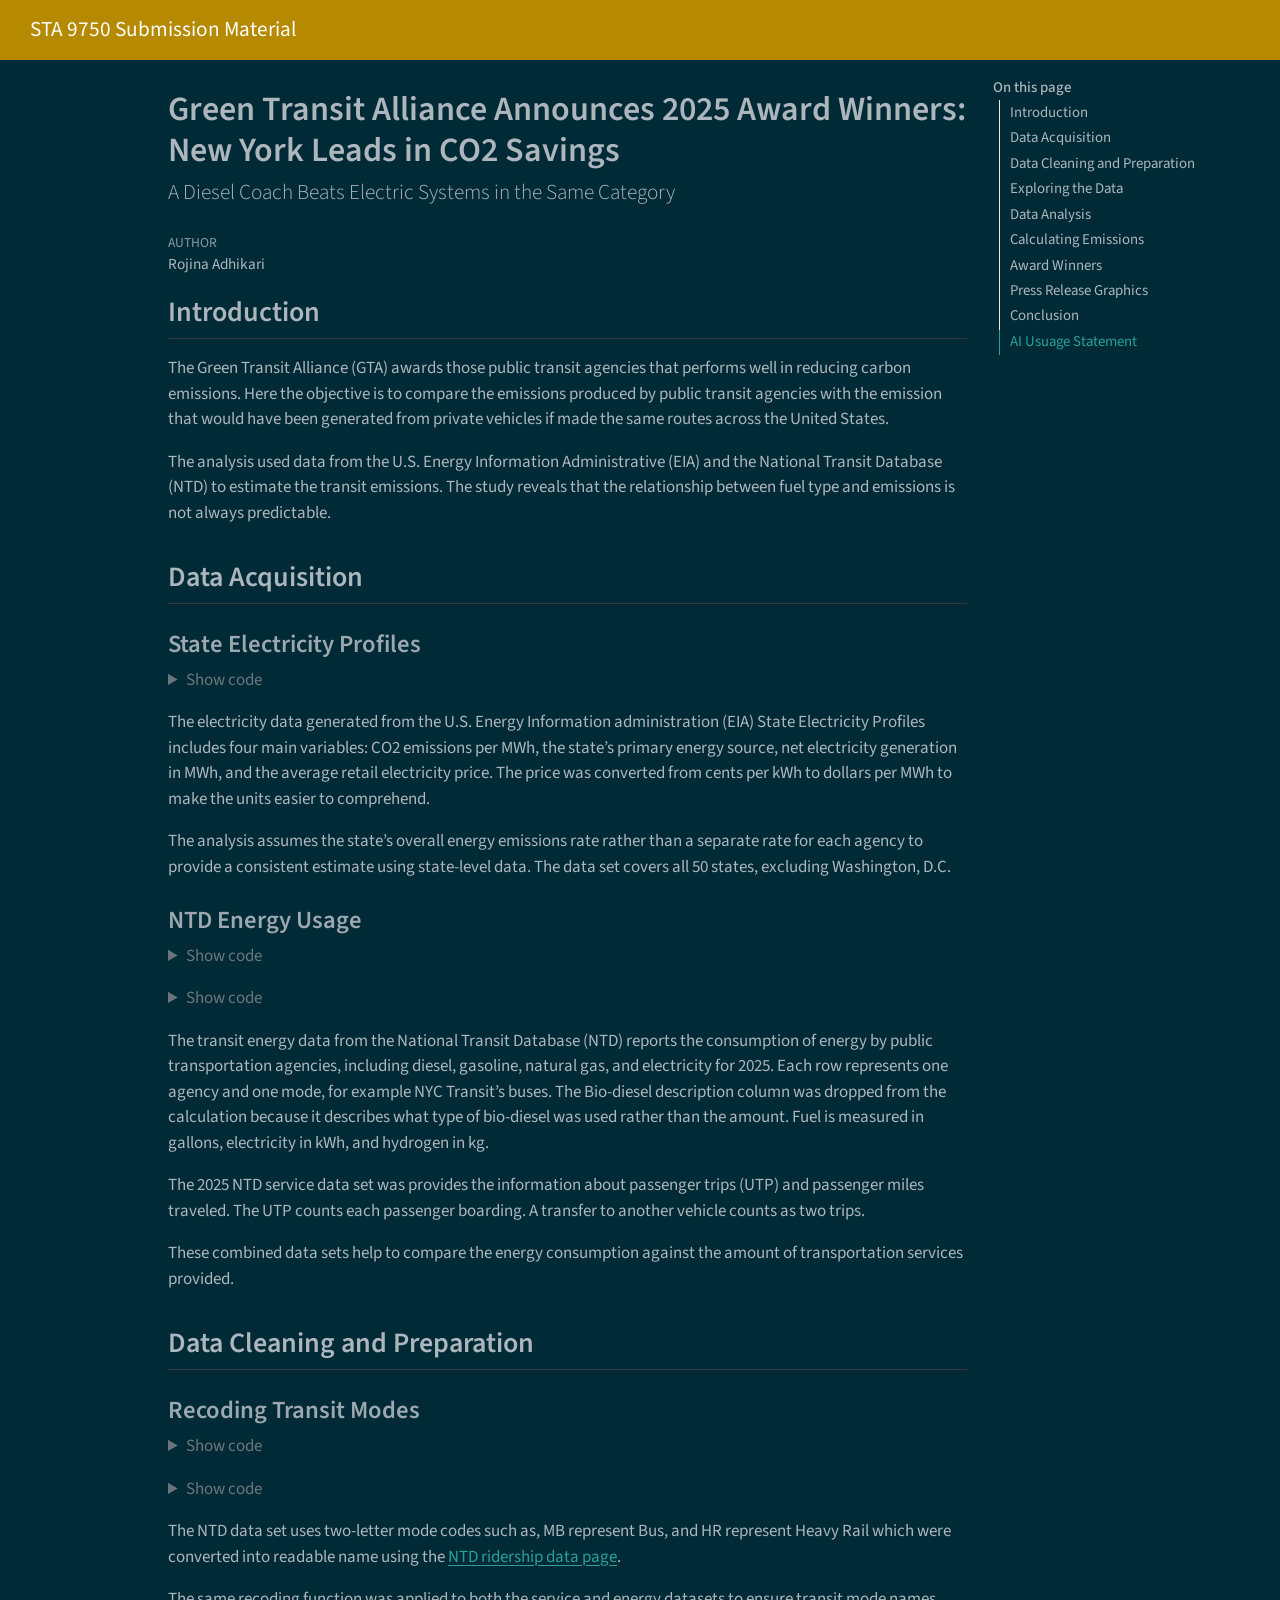
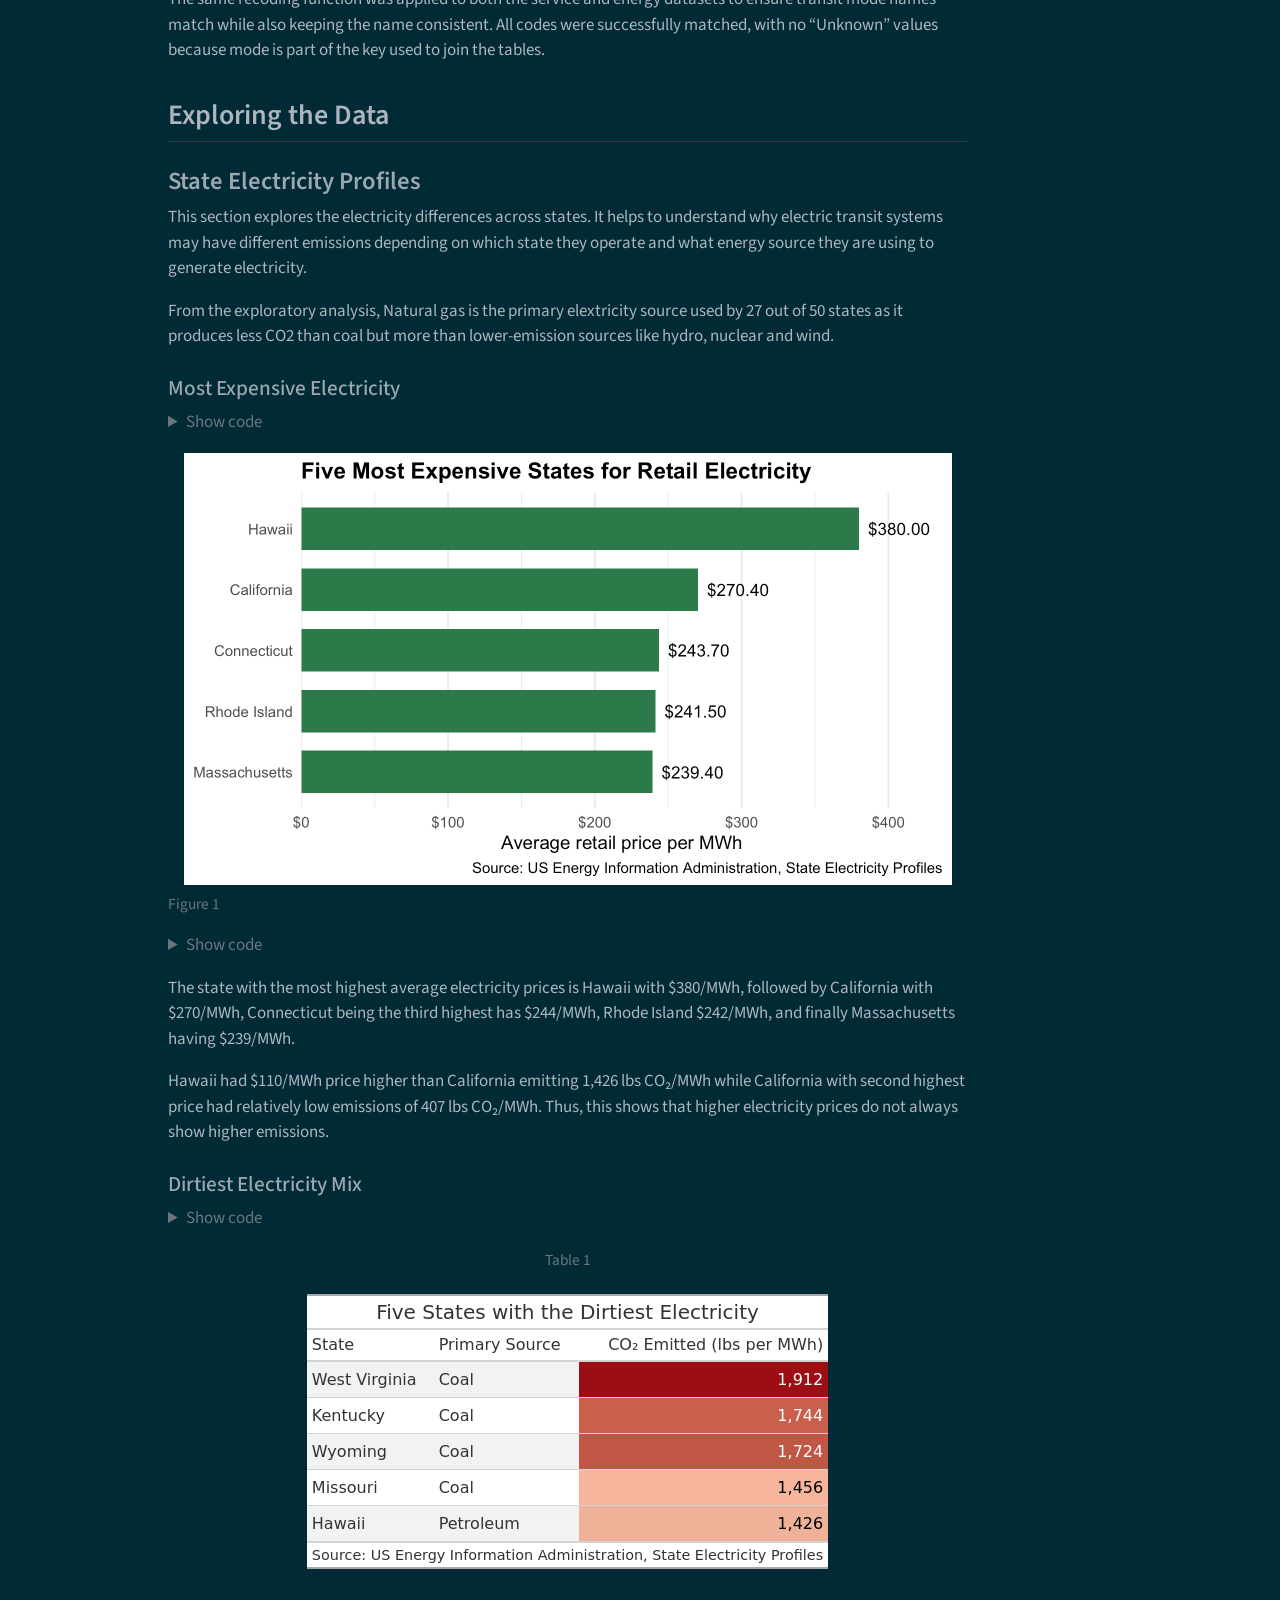
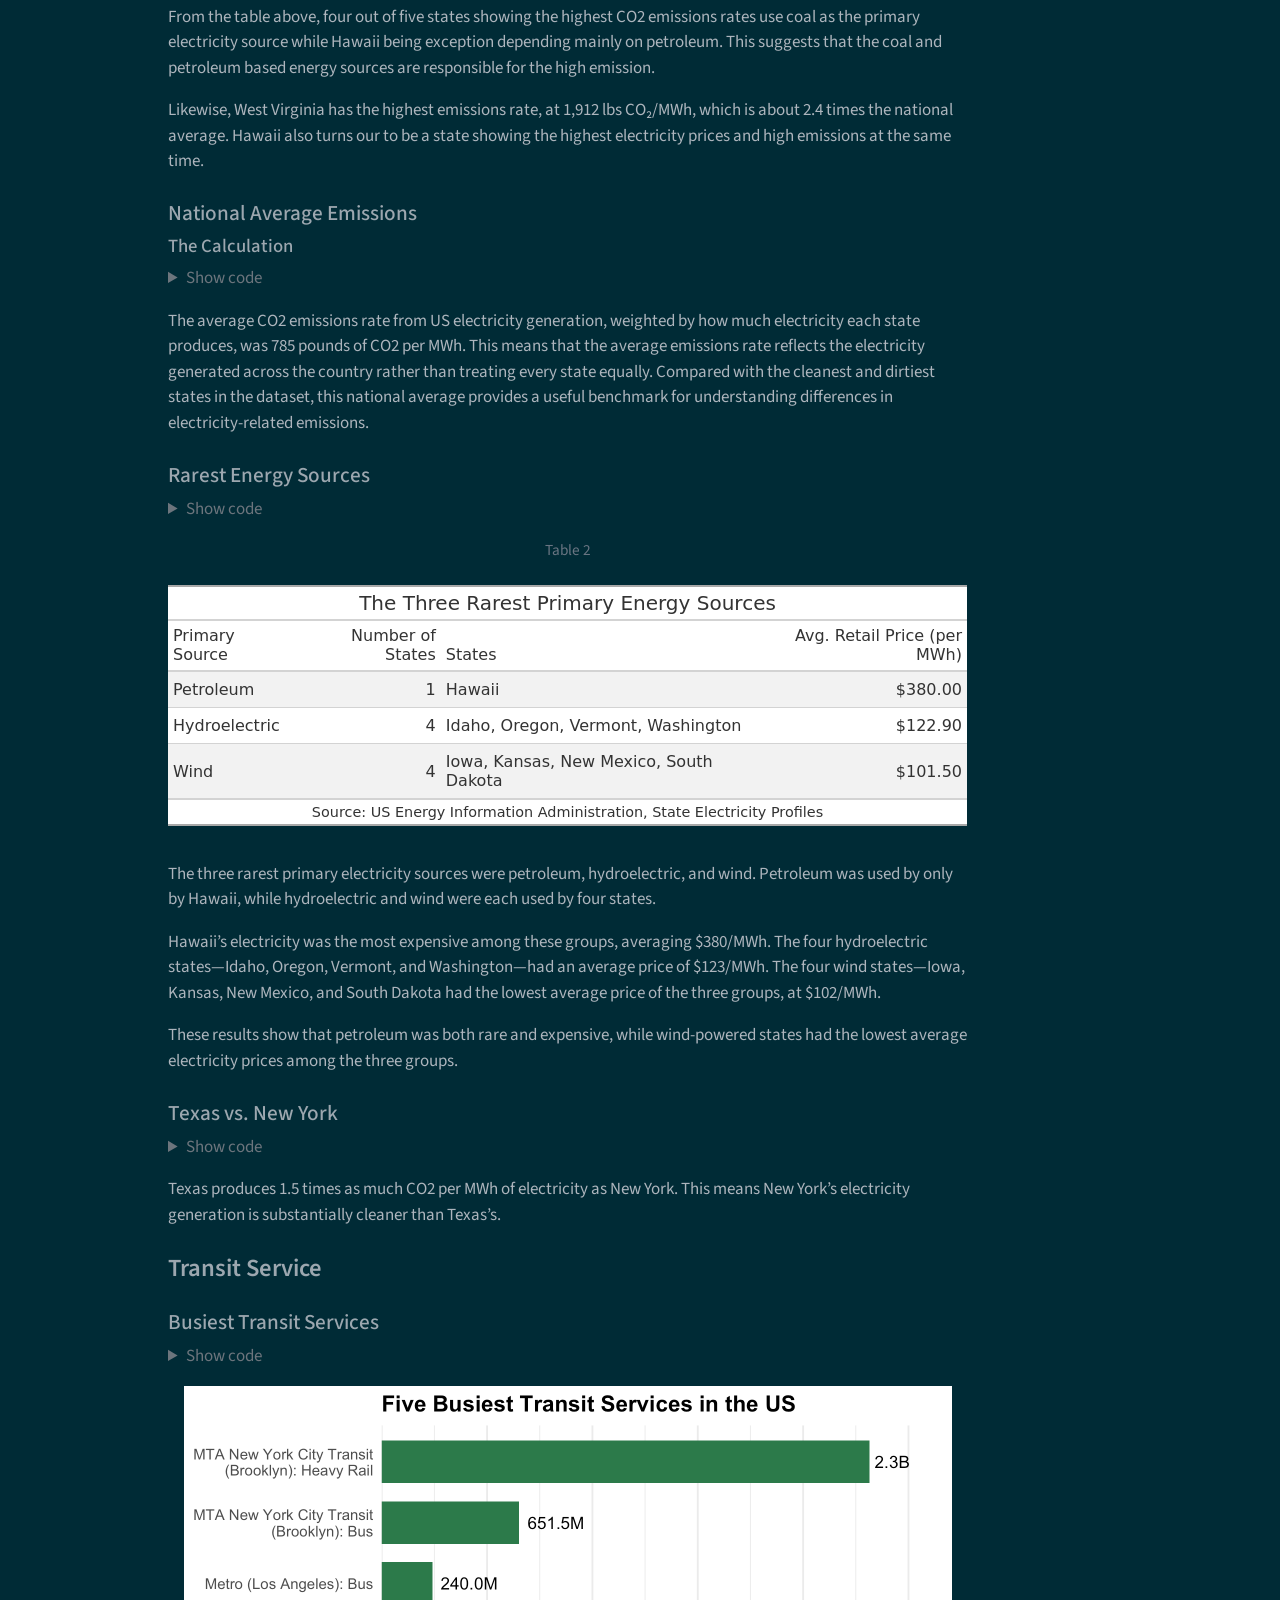
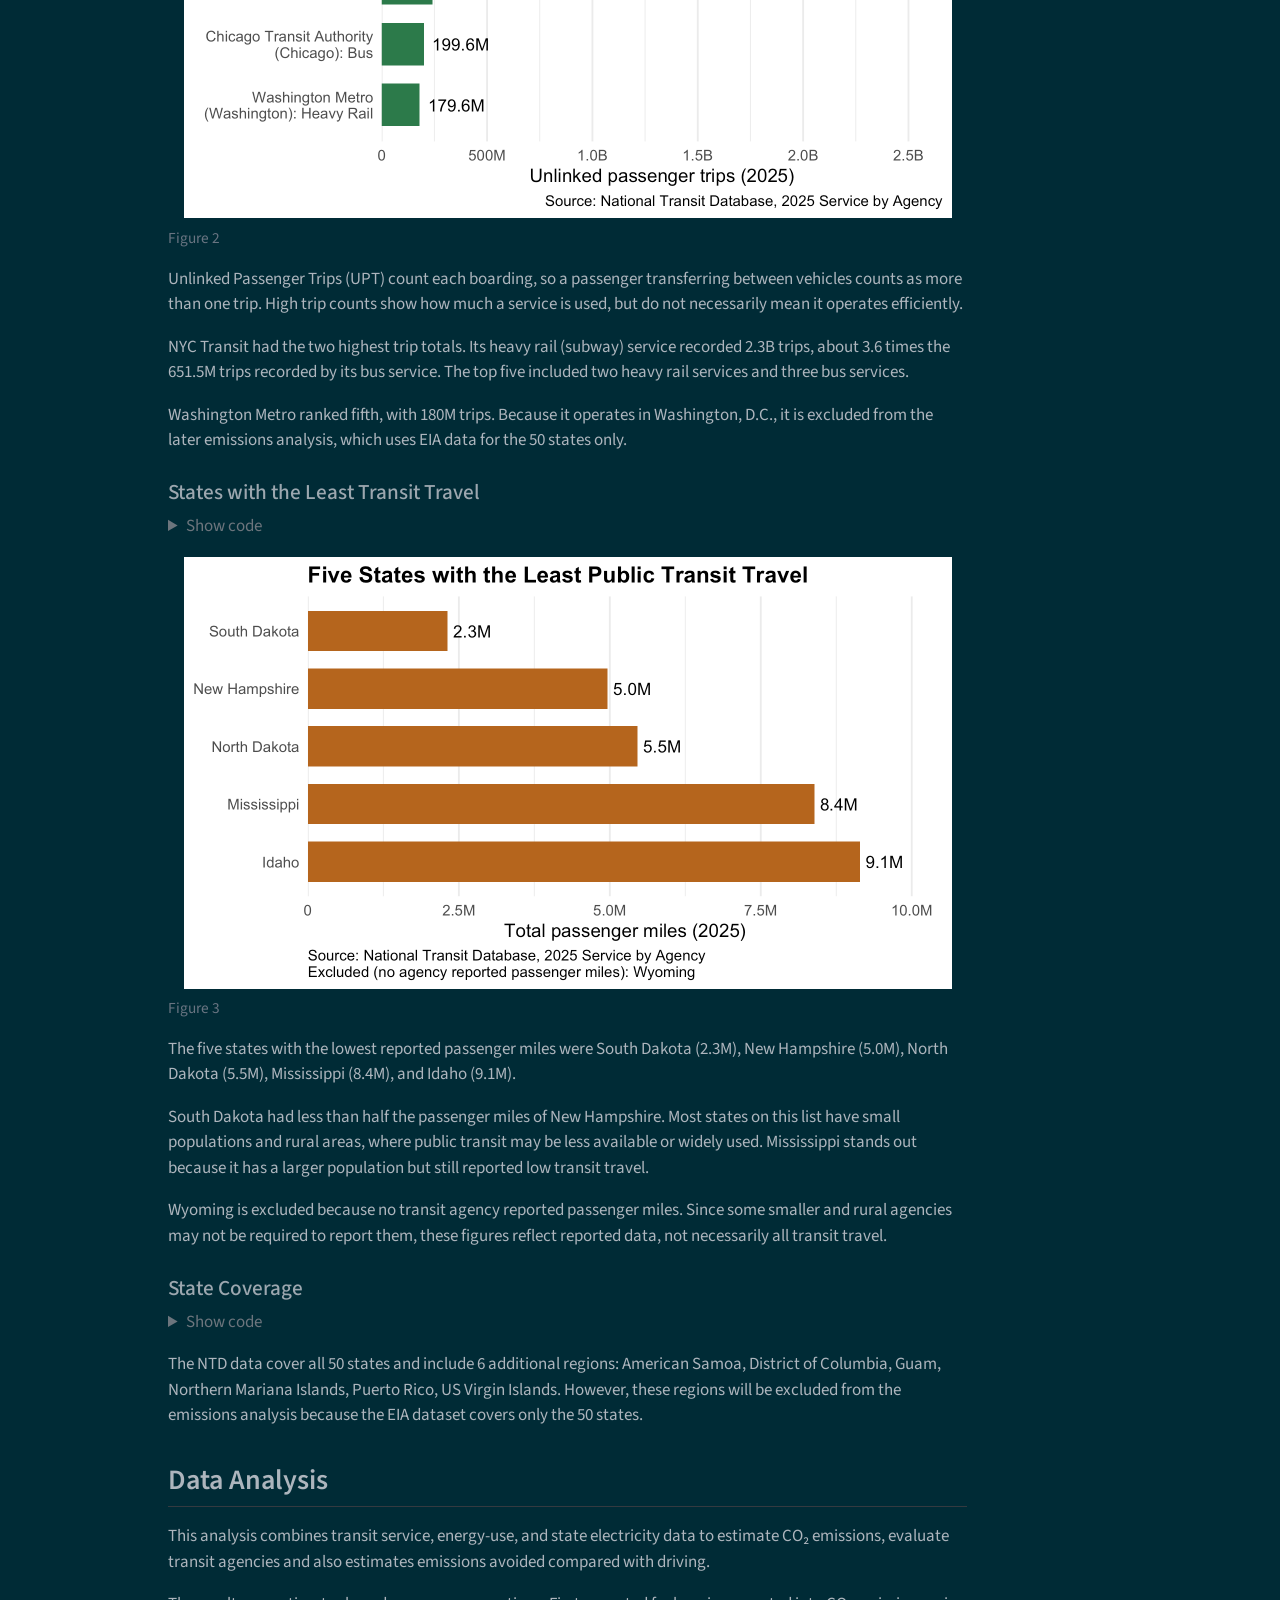
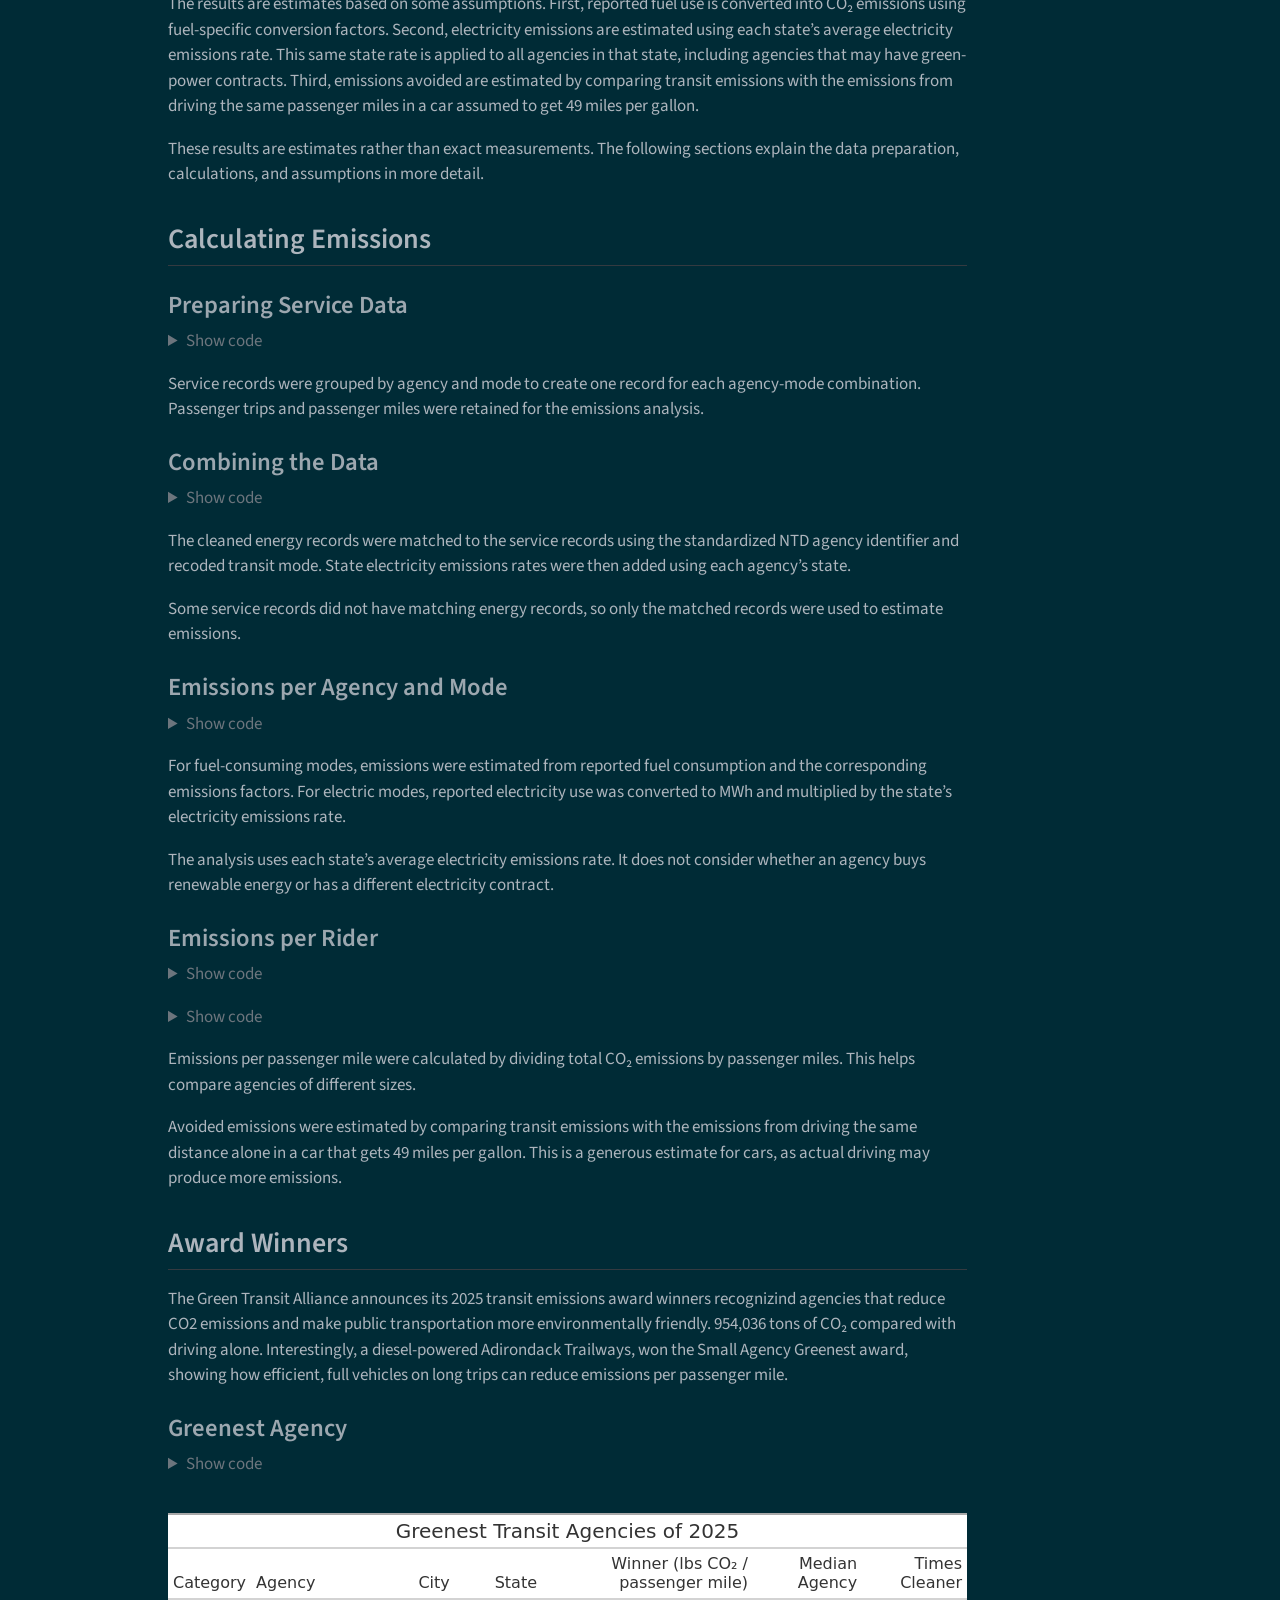
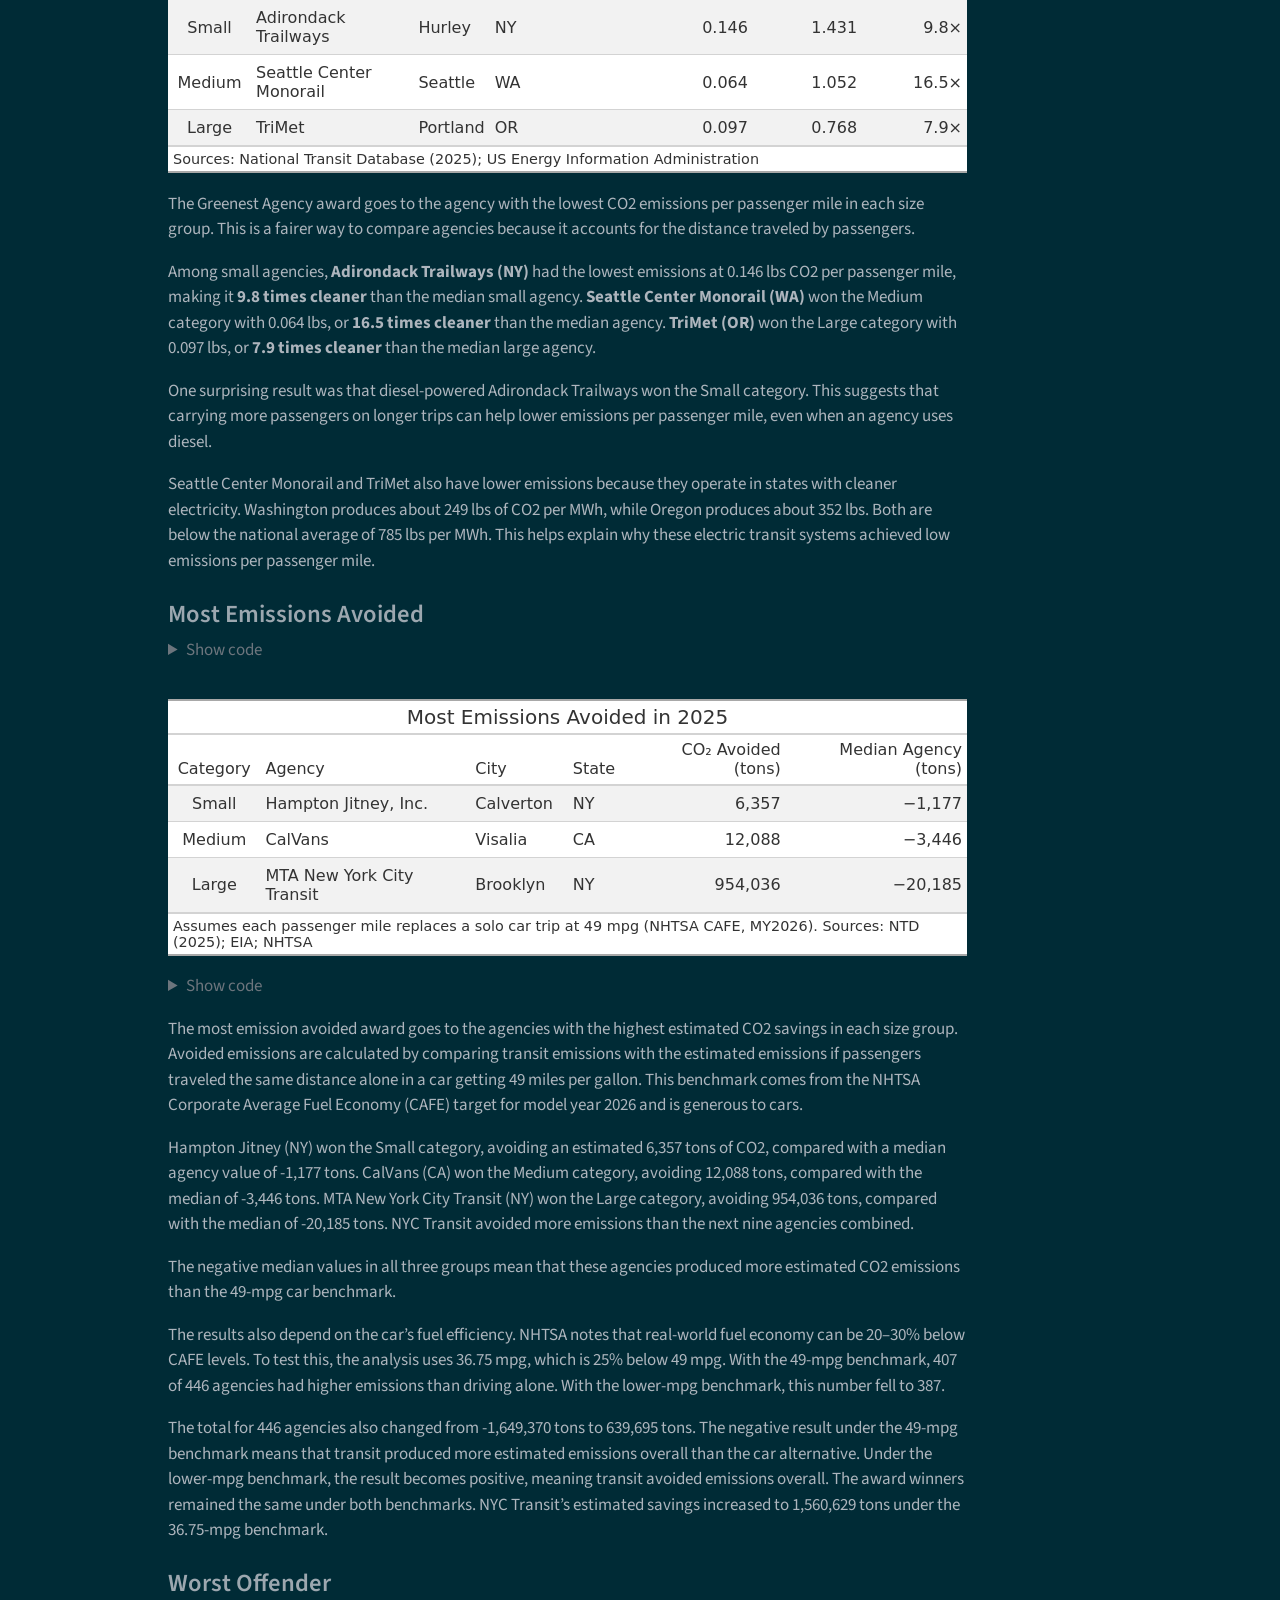
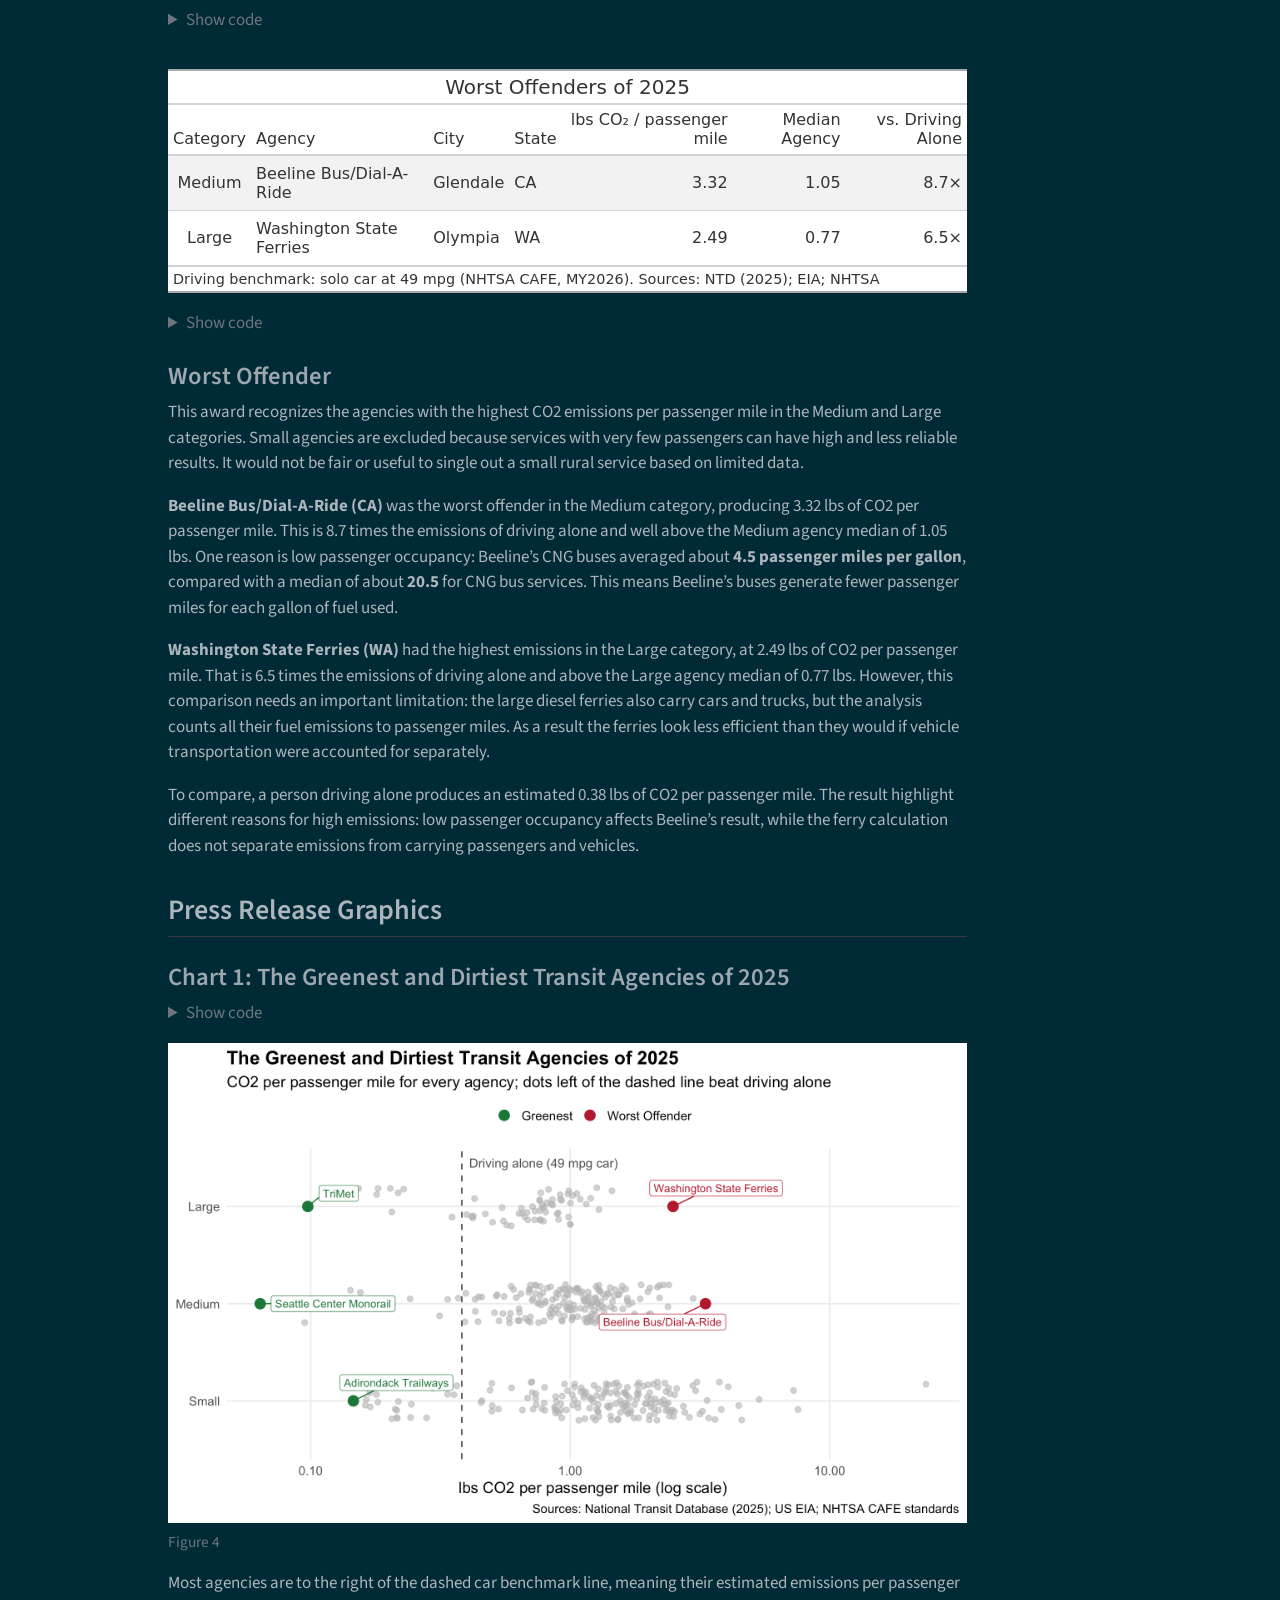
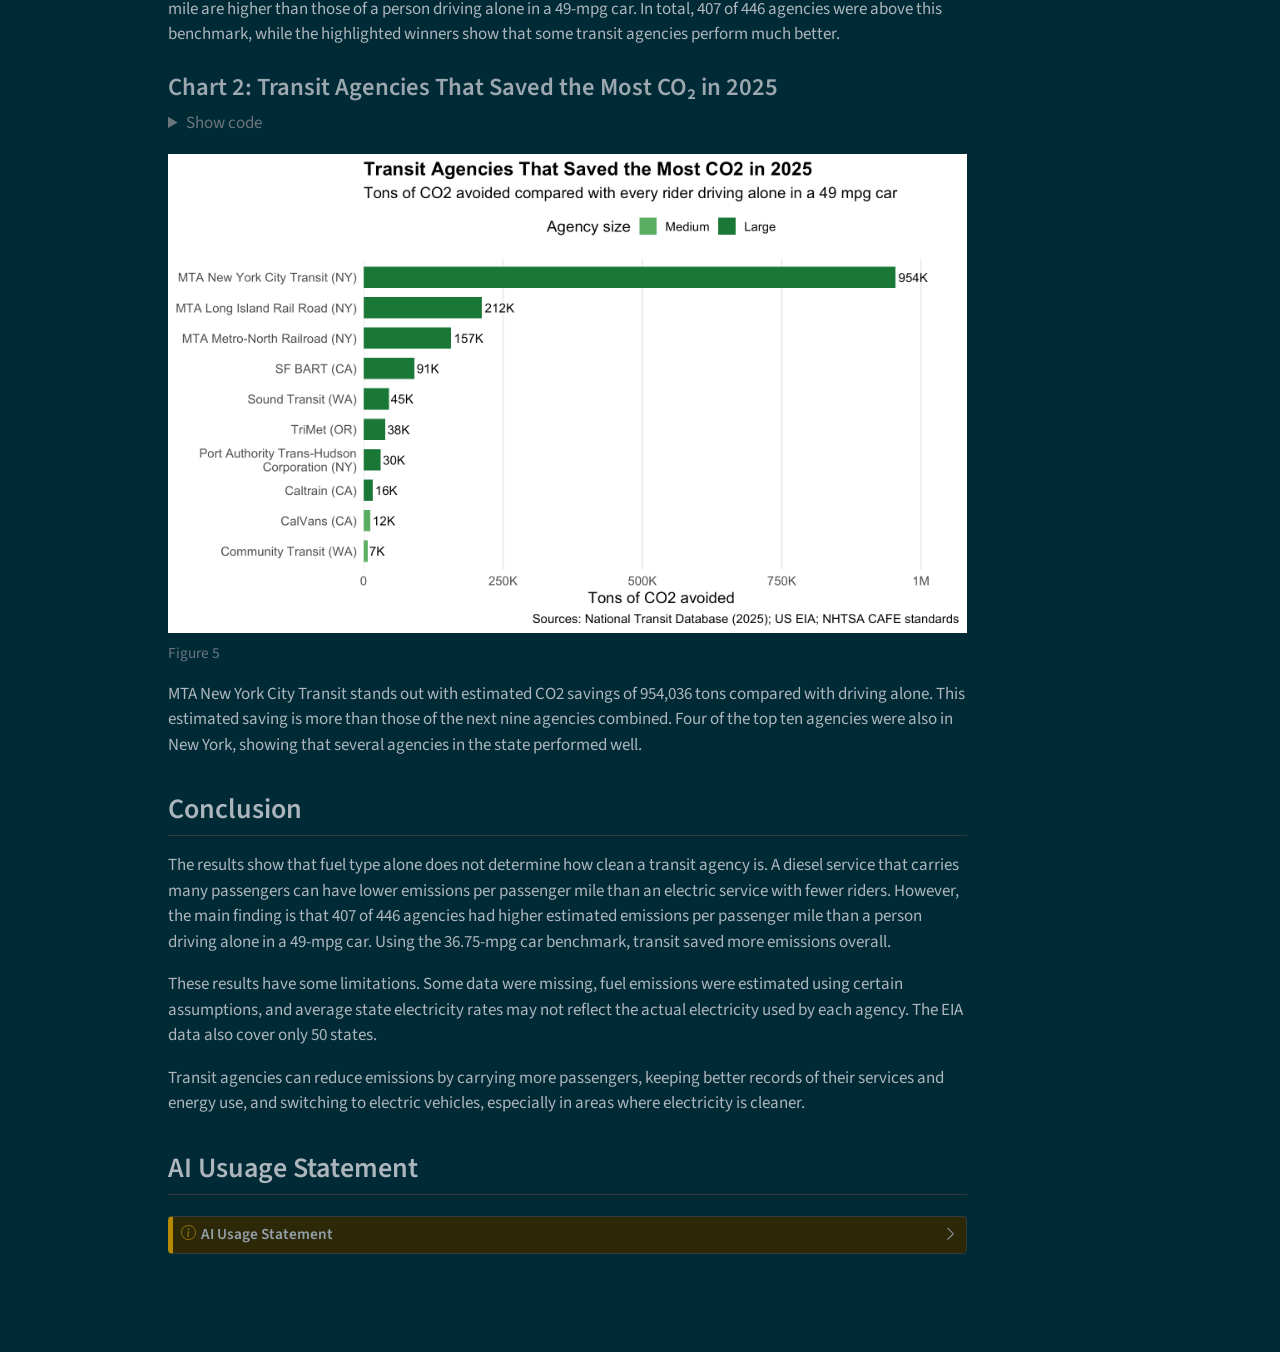
<file: docs/mp02.html>
<!DOCTYPE html>
<html xmlns="http://www.w3.org/1999/xhtml" lang="en" xml:lang="en"><head>

<meta charset="utf-8">
<meta name="generator" content="quarto-1.10.18">

<meta name="viewport" content="width=device-width, initial-scale=1.0, user-scalable=yes">

<meta name="author" content="Rojina Adhikari">

<title>Green Transit Alliance Announces 2025 Award Winners: New York Leads in CO2 Savings – STA 9750 Submission Material</title>
<style>
/* Default styles provided by pandoc.
** See https://pandoc.org/MANUAL.html#variables-for-html for config info.
*/
span.smallcaps{font-variant: small-caps;}
div.columns{display: flex; gap: 1.5em;}
div.column{flex: auto;}
@media screen {
div.columns{gap: min(4vw, 1.5em);}
div.column{overflow-x: auto;}
}
div.hanging-indent{margin-left: 1.5em; text-indent: -1.5em;}
ul.task-list{list-style: none;}
ul.task-list li input[type="checkbox"] {
  width: 0.8em;
  margin: 0 0.8em 0.2em -1em; /* quarto-specific, see https://github.com/quarto-dev/quarto-cli/issues/4556 */ 
  vertical-align: middle;
}
/* CSS for syntax highlighting */
html { -webkit-text-size-adjust: 100%; }
pre > code.sourceCode { white-space: pre; position: relative; }
pre > code.sourceCode > span { display: inline-block; line-height: 1.25; }
pre > code.sourceCode > span:empty { height: 1.2em; }
.sourceCode { overflow: visible; }
code.sourceCode > span { color: inherit; text-decoration: inherit; }
div.sourceCode { margin: 1em 0; }
pre.sourceCode { margin: 0; }
@media screen {
div.sourceCode { overflow: auto; }
}
@media print {
pre > code.sourceCode { white-space: pre-wrap; }
pre > code.sourceCode > span { text-indent: -5em; padding-left: 5em; }
}
pre.numberSource code
  { counter-reset: source-line 0; }
pre.numberSource code > span
  { position: relative; left: -4em; counter-increment: source-line; }
pre.numberSource code > span > a:first-child::before
  { content: counter(source-line);
    position: relative; left: -1em; text-align: right; vertical-align: baseline;
    border: none; display: inline-block;
    -webkit-touch-callout: none; -webkit-user-select: none;
    -khtml-user-select: none; -moz-user-select: none;
    -ms-user-select: none; user-select: none;
    padding: 0 4px; width: 4em;
  }
pre.numberSource { margin-left: 3em;  padding-left: 4px; }
div.sourceCode
  {   }
@media screen {
pre > code.sourceCode > span > a:first-child::before { text-decoration: underline; }
}
</style>


<script src="site_libs/quarto-nav/quarto-nav.js"></script>
<script src="site_libs/quarto-nav/headroom.min.js"></script>
<script src="site_libs/clipboard/clipboard.min.js"></script>
<script src="site_libs/quarto-search/autocomplete.umd.js"></script>
<script src="site_libs/quarto-search/fuse.min.js"></script>
<script src="site_libs/quarto-search/quarto-search.js"></script>
<meta name="quarto:offset" content="./">
<script src="site_libs/quarto-html/quarto.js" type="module"></script>
<script src="site_libs/quarto-html/tabsets/tabsets.js" type="module"></script>
<script src="site_libs/quarto-html/popper.min.js"></script>
<script src="site_libs/quarto-html/tippy.umd.min.js"></script>
<script src="site_libs/quarto-html/anchor.min.js"></script>
<link href="site_libs/quarto-html/tippy.css" rel="stylesheet">
<link href="site_libs/quarto-html/quarto-syntax-highlighting-dark-b85bc7c33db8c58e0ec93c3465666fed.css" rel="stylesheet" id="quarto-text-highlighting-styles">
<script src="site_libs/bootstrap/bootstrap.min.js"></script>
<link href="site_libs/bootstrap/bootstrap-icons.css" rel="stylesheet">
<link href="site_libs/bootstrap/bootstrap-e29577d297258c331f65b397c9de7416.min.css" rel="stylesheet" append-hash="true" id="quarto-bootstrap" data-mode="dark">
<script id="quarto-search-options" type="application/json">{
  "location": "navbar",
  "copy-button": false,
  "collapse-after": 3,
  "panel-placement": "end",
  "type": "overlay",
  "limit": 50,
  "keyboard-shortcut": [
    "f",
    "/",
    "s"
  ],
  "show-item-context": false,
  "language": {
    "search-no-results-text": "No results",
    "search-matching-documents-text": "matching documents",
    "search-copy-link-title": "Copy link to search",
    "search-hide-matches-text": "Hide additional matches",
    "search-more-match-text": "more match in this document",
    "search-more-matches-text": "more matches in this document",
    "search-clear-button-title": "Clear",
    "search-text-placeholder": "",
    "search-detached-cancel-button-title": "Cancel",
    "search-submit-button-title": "Submit",
    "search-label": "Search"
  }
}</script>


</head>

<body class="nav-fixed quarto-light">

<div id="quarto-search-results"></div>
  <header id="quarto-header" class="headroom fixed-top">
    <nav class="navbar navbar-expand-lg " data-bs-theme="dark">
      <div class="navbar-container container-fluid">
      <div class="navbar-brand-container mx-auto">
    <a class="navbar-brand" href="./index.html">
    <span class="navbar-title">STA 9750 Submission Material</span>
    </a>
  </div>
        <div class="quarto-navbar-tools tools-end">
</div>
      </div> <!-- /container-fluid -->
    </nav>
</header>
<!-- content -->
<div id="quarto-content" class="quarto-container page-columns page-rows-contents page-layout-article page-navbar">
<!-- sidebar -->
<!-- margin-sidebar -->
    <div id="quarto-margin-sidebar" class="sidebar margin-sidebar">
        <nav id="TOC" role="doc-toc" class="toc-active">
    <h2 id="toc-title">On this page</h2>
   
  <ul>
  <li><a href="#introduction" id="toc-introduction" class="nav-link active" data-scroll-target="#introduction">Introduction</a></li>
  <li><a href="#data-acquisition" id="toc-data-acquisition" class="nav-link" data-scroll-target="#data-acquisition">Data Acquisition</a>
  <ul class="collapse">
  <li><a href="#state-electricity-profiles" id="toc-state-electricity-profiles" class="nav-link" data-scroll-target="#state-electricity-profiles">State Electricity Profiles</a></li>
  <li><a href="#ntd-energy-usage" id="toc-ntd-energy-usage" class="nav-link" data-scroll-target="#ntd-energy-usage">NTD Energy Usage</a></li>
  </ul></li>
  <li><a href="#data-cleaning-and-preparation" id="toc-data-cleaning-and-preparation" class="nav-link" data-scroll-target="#data-cleaning-and-preparation">Data Cleaning and Preparation</a>
  <ul class="collapse">
  <li><a href="#recoding-transit-modes" id="toc-recoding-transit-modes" class="nav-link" data-scroll-target="#recoding-transit-modes">Recoding Transit Modes</a></li>
  </ul></li>
  <li><a href="#exploring-the-data" id="toc-exploring-the-data" class="nav-link" data-scroll-target="#exploring-the-data">Exploring the Data</a>
  <ul class="collapse">
  <li><a href="#state-electricity-profiles-1" id="toc-state-electricity-profiles-1" class="nav-link" data-scroll-target="#state-electricity-profiles-1">State Electricity Profiles</a></li>
  <li><a href="#transit-service" id="toc-transit-service" class="nav-link" data-scroll-target="#transit-service">Transit Service</a></li>
  </ul></li>
  <li><a href="#data-analysis" id="toc-data-analysis" class="nav-link" data-scroll-target="#data-analysis">Data Analysis</a></li>
  <li><a href="#calculating-emissions" id="toc-calculating-emissions" class="nav-link" data-scroll-target="#calculating-emissions">Calculating Emissions</a>
  <ul class="collapse">
  <li><a href="#preparing-service-data" id="toc-preparing-service-data" class="nav-link" data-scroll-target="#preparing-service-data">Preparing Service Data</a></li>
  <li><a href="#combining-the-data" id="toc-combining-the-data" class="nav-link" data-scroll-target="#combining-the-data">Combining the Data</a></li>
  <li><a href="#emissions-per-agency-and-mode" id="toc-emissions-per-agency-and-mode" class="nav-link" data-scroll-target="#emissions-per-agency-and-mode">Emissions per Agency and Mode</a></li>
  <li><a href="#emissions-per-rider" id="toc-emissions-per-rider" class="nav-link" data-scroll-target="#emissions-per-rider">Emissions per Rider</a></li>
  </ul></li>
  <li><a href="#award-winners" id="toc-award-winners" class="nav-link" data-scroll-target="#award-winners">Award Winners</a>
  <ul class="collapse">
  <li><a href="#greenest-agency" id="toc-greenest-agency" class="nav-link" data-scroll-target="#greenest-agency">Greenest Agency</a></li>
  <li><a href="#most-emissions-avoided" id="toc-most-emissions-avoided" class="nav-link" data-scroll-target="#most-emissions-avoided">Most Emissions Avoided</a></li>
  <li><a href="#worst-offender" id="toc-worst-offender" class="nav-link" data-scroll-target="#worst-offender">Worst Offender</a></li>
  <li><a href="#worst-offender-1" id="toc-worst-offender-1" class="nav-link" data-scroll-target="#worst-offender-1">Worst Offender</a></li>
  </ul></li>
  <li><a href="#press-release-graphics" id="toc-press-release-graphics" class="nav-link" data-scroll-target="#press-release-graphics">Press Release Graphics</a>
  <ul class="collapse">
  <li><a href="#chart-1-the-greenest-and-dirtiest-transit-agencies-of-2025" id="toc-chart-1-the-greenest-and-dirtiest-transit-agencies-of-2025" class="nav-link" data-scroll-target="#chart-1-the-greenest-and-dirtiest-transit-agencies-of-2025">Chart 1: The Greenest and Dirtiest Transit Agencies of 2025</a></li>
  <li><a href="#chart-2-transit-agencies-that-saved-the-most-co₂-in-2025" id="toc-chart-2-transit-agencies-that-saved-the-most-co₂-in-2025" class="nav-link" data-scroll-target="#chart-2-transit-agencies-that-saved-the-most-co₂-in-2025">Chart 2: Transit Agencies That Saved the Most CO₂ in 2025</a></li>
  </ul></li>
  <li><a href="#conclusion" id="toc-conclusion" class="nav-link" data-scroll-target="#conclusion">Conclusion</a></li>
  <li><a href="#ai-usuage-statement" id="toc-ai-usuage-statement" class="nav-link" data-scroll-target="#ai-usuage-statement">AI Usuage Statement</a></li>
  </ul>
</nav>
    </div>
<!-- main -->
<main class="content" id="quarto-document-content">

<header id="title-block-header" class="quarto-title-block default">
<div class="quarto-title">
<h1 class="title">Green Transit Alliance Announces 2025 Award Winners: New York Leads in CO2 Savings</h1>
<p class="subtitle lead">A Diesel Coach Beats Electric Systems in the Same Category</p>
</div>



<div class="quarto-title-meta">

    <div>
    <div class="quarto-title-meta-heading">Author</div>
    <div class="quarto-title-meta-contents">
             <p>Rojina Adhikari </p>
          </div>
  </div>
    
  
    
  </div>
  


</header>


<section id="introduction" class="level2">
<h2 class="anchored" data-anchor-id="introduction">Introduction</h2>
<p>The Green Transit Alliance (GTA) awards those public transit agencies that performs well in reducing carbon emissions. Here the objective is to compare the emissions produced by public transit agencies with the emission that would have been generated from private vehicles if made the same routes across the United States.</p>
<p>The analysis used data from the U.S. Energy Information Administrative (EIA) and the National Transit Database (NTD) to estimate the transit emissions. The study reveals that the relationship between fuel type and emissions is not always predictable.</p>
</section>
<section id="data-acquisition" class="level2">
<h2 class="anchored" data-anchor-id="data-acquisition">Data Acquisition</h2>
<section id="state-electricity-profiles" class="level3">
<h3 class="anchored" data-anchor-id="state-electricity-profiles">State Electricity Profiles</h3>
<div class="cell">
<details class="code-fold">
<summary>Show code</summary>
<div class="code-copy-outer-scaffold"><div class="sourceCode cell-code" id="cb1"><pre class="sourceCode r code-with-copy"><code class="sourceCode r"><span id="cb1-1"><a href="#cb1-1" aria-hidden="true" tabindex="-1"></a><span class="fu">library</span>(tidyverse)</span>
<span id="cb1-2"><a href="#cb1-2" aria-hidden="true" tabindex="-1"></a><span class="fu">library</span>(stringr)</span>
<span id="cb1-3"><a href="#cb1-3" aria-hidden="true" tabindex="-1"></a><span class="fu">library</span>(httr2)</span>
<span id="cb1-4"><a href="#cb1-4" aria-hidden="true" tabindex="-1"></a><span class="fu">library</span>(rvest)</span>
<span id="cb1-5"><a href="#cb1-5" aria-hidden="true" tabindex="-1"></a><span class="fu">library</span>(fs)</span>
<span id="cb1-6"><a href="#cb1-6" aria-hidden="true" tabindex="-1"></a><span class="fu">library</span>(gt)</span>
<span id="cb1-7"><a href="#cb1-7" aria-hidden="true" tabindex="-1"></a></span>
<span id="cb1-8"><a href="#cb1-8" aria-hidden="true" tabindex="-1"></a>get_eia_sep <span class="ot">&lt;-</span> <span class="cf">function</span>(state, abbr){</span>
<span id="cb1-9"><a href="#cb1-9" aria-hidden="true" tabindex="-1"></a>  </span>
<span id="cb1-10"><a href="#cb1-10" aria-hidden="true" tabindex="-1"></a>    state_formatted <span class="ot">&lt;-</span> <span class="fu">str_to_lower</span>(state) <span class="sc">|&gt;</span> <span class="fu">str_replace_all</span>(<span class="st">"</span><span class="sc">\\</span><span class="st">s"</span>, <span class="st">""</span>)</span>
<span id="cb1-11"><a href="#cb1-11" aria-hidden="true" tabindex="-1"></a>    </span>
<span id="cb1-12"><a href="#cb1-12" aria-hidden="true" tabindex="-1"></a>    dir_name <span class="ot">&lt;-</span> fs<span class="sc">::</span><span class="fu">path</span>(<span class="st">"data"</span>, <span class="st">"mp02"</span>)</span>
<span id="cb1-13"><a href="#cb1-13" aria-hidden="true" tabindex="-1"></a>    file_name <span class="ot">&lt;-</span> fs<span class="sc">::</span><span class="fu">path</span>(dir_name, state_formatted)</span>
<span id="cb1-14"><a href="#cb1-14" aria-hidden="true" tabindex="-1"></a>    </span>
<span id="cb1-15"><a href="#cb1-15" aria-hidden="true" tabindex="-1"></a>    fs<span class="sc">::</span><span class="fu">dir_create</span>(dir_name, <span class="at">recurse=</span><span class="cn">TRUE</span>)</span>
<span id="cb1-16"><a href="#cb1-16" aria-hidden="true" tabindex="-1"></a>    </span>
<span id="cb1-17"><a href="#cb1-17" aria-hidden="true" tabindex="-1"></a>    <span class="cf">if</span>(<span class="sc">!</span>fs<span class="sc">::</span><span class="fu">file_exists</span>(file_name)){</span>
<span id="cb1-18"><a href="#cb1-18" aria-hidden="true" tabindex="-1"></a>        BASE_URL <span class="ot">&lt;-</span> <span class="st">"https://www.eia.gov"</span></span>
<span id="cb1-19"><a href="#cb1-19" aria-hidden="true" tabindex="-1"></a>        RESPONSE <span class="ot">&lt;-</span> <span class="fu">request</span>(BASE_URL) <span class="sc">|&gt;</span> </span>
<span id="cb1-20"><a href="#cb1-20" aria-hidden="true" tabindex="-1"></a>          <span class="fu">req_url_path</span>(<span class="st">"electricity"</span>, </span>
<span id="cb1-21"><a href="#cb1-21" aria-hidden="true" tabindex="-1"></a>                       <span class="st">"state"</span>, </span>
<span id="cb1-22"><a href="#cb1-22" aria-hidden="true" tabindex="-1"></a>                       state_formatted) <span class="sc">|&gt;</span></span>
<span id="cb1-23"><a href="#cb1-23" aria-hidden="true" tabindex="-1"></a>          <span class="fu">req_headers</span>(</span>
<span id="cb1-24"><a href="#cb1-24" aria-hidden="true" tabindex="-1"></a>            <span class="st">`</span><span class="at">User-Agent</span><span class="st">`</span> <span class="ot">=</span> <span class="st">"Mozilla/5.0 (Macintosh; Intel Mac OS X 10.15; rv:149.0) Gecko/20100101 Firefox/149.0"</span></span>
<span id="cb1-25"><a href="#cb1-25" aria-hidden="true" tabindex="-1"></a>            ) <span class="sc">|&gt;</span>   </span>
<span id="cb1-26"><a href="#cb1-26" aria-hidden="true" tabindex="-1"></a>          <span class="fu">req_retry</span>(</span>
<span id="cb1-27"><a href="#cb1-27" aria-hidden="true" tabindex="-1"></a>                <span class="at">max_tries =</span> <span class="dv">4</span>, </span>
<span id="cb1-28"><a href="#cb1-28" aria-hidden="true" tabindex="-1"></a>          ) <span class="sc">|&gt;</span></span>
<span id="cb1-29"><a href="#cb1-29" aria-hidden="true" tabindex="-1"></a>          <span class="fu">req_perform</span>(file_name)</span>
<span id="cb1-30"><a href="#cb1-30" aria-hidden="true" tabindex="-1"></a>    </span>
<span id="cb1-31"><a href="#cb1-31" aria-hidden="true" tabindex="-1"></a>        <span class="fu">resp_check_status</span>(RESPONSE)</span>
<span id="cb1-32"><a href="#cb1-32" aria-hidden="true" tabindex="-1"></a>    }</span>
<span id="cb1-33"><a href="#cb1-33" aria-hidden="true" tabindex="-1"></a>    </span>
<span id="cb1-34"><a href="#cb1-34" aria-hidden="true" tabindex="-1"></a>    TABLE <span class="ot">&lt;-</span> <span class="fu">read_html</span>(file_name) <span class="sc">|&gt;</span> </span>
<span id="cb1-35"><a href="#cb1-35" aria-hidden="true" tabindex="-1"></a>        <span class="fu">html_element</span>(<span class="st">"table"</span>) <span class="sc">|&gt;</span> </span>
<span id="cb1-36"><a href="#cb1-36" aria-hidden="true" tabindex="-1"></a>        <span class="fu">html_table</span>() <span class="sc">|&gt;</span></span>
<span id="cb1-37"><a href="#cb1-37" aria-hidden="true" tabindex="-1"></a>        <span class="fu">mutate</span>(<span class="at">Item =</span> <span class="fu">str_to_lower</span>(Item))</span>
<span id="cb1-38"><a href="#cb1-38" aria-hidden="true" tabindex="-1"></a>    </span>
<span id="cb1-39"><a href="#cb1-39" aria-hidden="true" tabindex="-1"></a>    <span class="cf">if</span>(<span class="st">"U.S. rank"</span> <span class="sc">%in%</span> <span class="fu">colnames</span>(TABLE)){</span>
<span id="cb1-40"><a href="#cb1-40" aria-hidden="true" tabindex="-1"></a>        TABLE <span class="ot">&lt;-</span> TABLE <span class="sc">|&gt;</span> <span class="fu">rename</span>(<span class="at">Rank =</span> <span class="st">`</span><span class="at">U.S. rank</span><span class="st">`</span>)</span>
<span id="cb1-41"><a href="#cb1-41" aria-hidden="true" tabindex="-1"></a>    }</span>
<span id="cb1-42"><a href="#cb1-42" aria-hidden="true" tabindex="-1"></a>    </span>
<span id="cb1-43"><a href="#cb1-43" aria-hidden="true" tabindex="-1"></a>    CO2_MWh <span class="ot">&lt;-</span> TABLE <span class="sc">|&gt;</span> </span>
<span id="cb1-44"><a href="#cb1-44" aria-hidden="true" tabindex="-1"></a>        <span class="fu">filter</span>(Item <span class="sc">==</span> <span class="st">"carbon dioxide (lbs/mwh)"</span>) <span class="sc">|&gt;</span></span>
<span id="cb1-45"><a href="#cb1-45" aria-hidden="true" tabindex="-1"></a>        <span class="fu">pull</span>(Value) <span class="sc">|&gt;</span> </span>
<span id="cb1-46"><a href="#cb1-46" aria-hidden="true" tabindex="-1"></a>        <span class="fu">str_replace_all</span>(<span class="st">","</span>, <span class="st">""</span>) <span class="sc">|&gt;</span></span>
<span id="cb1-47"><a href="#cb1-47" aria-hidden="true" tabindex="-1"></a>        <span class="fu">as.numeric</span>()</span>
<span id="cb1-48"><a href="#cb1-48" aria-hidden="true" tabindex="-1"></a>    </span>
<span id="cb1-49"><a href="#cb1-49" aria-hidden="true" tabindex="-1"></a>    PRIMARY <span class="ot">&lt;-</span> TABLE <span class="sc">|&gt;</span> </span>
<span id="cb1-50"><a href="#cb1-50" aria-hidden="true" tabindex="-1"></a>        <span class="fu">filter</span>(Item <span class="sc">==</span> <span class="st">"primary energy source"</span>) <span class="sc">|&gt;</span> </span>
<span id="cb1-51"><a href="#cb1-51" aria-hidden="true" tabindex="-1"></a>        <span class="fu">pull</span>(Rank)</span>
<span id="cb1-52"><a href="#cb1-52" aria-hidden="true" tabindex="-1"></a>    </span>
<span id="cb1-53"><a href="#cb1-53" aria-hidden="true" tabindex="-1"></a>    RATE <span class="ot">&lt;-</span> TABLE <span class="sc">|&gt;</span></span>
<span id="cb1-54"><a href="#cb1-54" aria-hidden="true" tabindex="-1"></a>        <span class="fu">filter</span>(Item <span class="sc">==</span> <span class="st">"average retail price (cents/kwh)"</span>) <span class="sc">|&gt;</span></span>
<span id="cb1-55"><a href="#cb1-55" aria-hidden="true" tabindex="-1"></a>        <span class="fu">pull</span>(Value) <span class="sc">|&gt;</span></span>
<span id="cb1-56"><a href="#cb1-56" aria-hidden="true" tabindex="-1"></a>        <span class="fu">as.numeric</span>()</span>
<span id="cb1-57"><a href="#cb1-57" aria-hidden="true" tabindex="-1"></a>    </span>
<span id="cb1-58"><a href="#cb1-58" aria-hidden="true" tabindex="-1"></a>    GENERATION_MWh <span class="ot">&lt;-</span> TABLE <span class="sc">|&gt;</span></span>
<span id="cb1-59"><a href="#cb1-59" aria-hidden="true" tabindex="-1"></a>        <span class="fu">filter</span>(Item <span class="sc">==</span> <span class="st">"net generation (megawatthours)"</span>) <span class="sc">|&gt;</span></span>
<span id="cb1-60"><a href="#cb1-60" aria-hidden="true" tabindex="-1"></a>        <span class="fu">pull</span>(Value) <span class="sc">|&gt;</span></span>
<span id="cb1-61"><a href="#cb1-61" aria-hidden="true" tabindex="-1"></a>        <span class="fu">str_replace_all</span>(<span class="st">","</span>, <span class="st">""</span>) <span class="sc">|&gt;</span></span>
<span id="cb1-62"><a href="#cb1-62" aria-hidden="true" tabindex="-1"></a>        <span class="fu">as.numeric</span>()</span>
<span id="cb1-63"><a href="#cb1-63" aria-hidden="true" tabindex="-1"></a>    </span>
<span id="cb1-64"><a href="#cb1-64" aria-hidden="true" tabindex="-1"></a>    <span class="fu">data.frame</span>(<span class="at">CO2_MWh               =</span> CO2_MWh, </span>
<span id="cb1-65"><a href="#cb1-65" aria-hidden="true" tabindex="-1"></a>               <span class="at">primary_source        =</span> PRIMARY,</span>
<span id="cb1-66"><a href="#cb1-66" aria-hidden="true" tabindex="-1"></a>               <span class="at">electricity_price_MWh =</span> RATE <span class="sc">*</span> <span class="dv">10</span>, <span class="co"># / 100 cents to dollars &amp;</span></span>
<span id="cb1-67"><a href="#cb1-67" aria-hidden="true" tabindex="-1"></a>               <span class="co"># * 1000 kWh to MWH </span></span>
<span id="cb1-68"><a href="#cb1-68" aria-hidden="true" tabindex="-1"></a>               <span class="at">generation_MWh        =</span> GENERATION_MWh, </span>
<span id="cb1-69"><a href="#cb1-69" aria-hidden="true" tabindex="-1"></a>               <span class="at">state                 =</span> state, </span>
<span id="cb1-70"><a href="#cb1-70" aria-hidden="true" tabindex="-1"></a>               <span class="at">abbreviation          =</span> abbr</span>
<span id="cb1-71"><a href="#cb1-71" aria-hidden="true" tabindex="-1"></a>    )</span>
<span id="cb1-72"><a href="#cb1-72" aria-hidden="true" tabindex="-1"></a>}</span>
<span id="cb1-73"><a href="#cb1-73" aria-hidden="true" tabindex="-1"></a></span>
<span id="cb1-74"><a href="#cb1-74" aria-hidden="true" tabindex="-1"></a>EIA_SEP_REPORT <span class="ot">&lt;-</span> <span class="fu">map2</span>(state.name, state.abb, get_eia_sep) <span class="sc">|&gt;</span> <span class="fu">list_rbind</span>()</span></code></pre></div><button title="Copy to Clipboard" class="code-copy-button"><i class="bi"></i></button></div>
</details>
</div>
<p>The electricity data generated from the U.S. Energy Information administration (EIA) State Electricity Profiles includes four main variables: CO2 emissions per MWh, the state’s primary energy source, net electricity generation in MWh, and the average retail electricity price. The price was converted from cents per kWh to dollars per MWh to make the units easier to comprehend.</p>
<p>The analysis assumes the state’s overall energy emissions rate rather than a separate rate for each agency to provide a consistent estimate using state-level data. The data set covers all 50 states, excluding Washington, D.C.</p>
</section>
<section id="ntd-energy-usage" class="level3">
<h3 class="anchored" data-anchor-id="ntd-energy-usage">NTD Energy Usage</h3>
<div class="cell">
<details class="code-fold">
<summary>Show code</summary>
<div class="code-copy-outer-scaffold"><div class="sourceCode cell-code" id="cb2"><pre class="sourceCode r code-with-copy"><code class="sourceCode r"><span id="cb2-1"><a href="#cb2-1" aria-hidden="true" tabindex="-1"></a>load_ntd_energy <span class="ot">&lt;-</span> <span class="cf">function</span>(){</span>
<span id="cb2-2"><a href="#cb2-2" aria-hidden="true" tabindex="-1"></a>  <span class="fu">library</span>(readxl)</span>
<span id="cb2-3"><a href="#cb2-3" aria-hidden="true" tabindex="-1"></a>  <span class="fu">library</span>(httr2)</span>
<span id="cb2-4"><a href="#cb2-4" aria-hidden="true" tabindex="-1"></a>  <span class="fu">library</span>(tidyverse)</span>
<span id="cb2-5"><a href="#cb2-5" aria-hidden="true" tabindex="-1"></a>  <span class="fu">library</span>(fs)</span>
<span id="cb2-6"><a href="#cb2-6" aria-hidden="true" tabindex="-1"></a>  </span>
<span id="cb2-7"><a href="#cb2-7" aria-hidden="true" tabindex="-1"></a>  <span class="co"># Create 'data/mp02' directory if not already present</span></span>
<span id="cb2-8"><a href="#cb2-8" aria-hidden="true" tabindex="-1"></a>  DATA_DIR <span class="ot">&lt;-</span> fs<span class="sc">::</span><span class="fu">path</span>(<span class="st">"data"</span>, <span class="st">"mp02"</span>)</span>
<span id="cb2-9"><a href="#cb2-9" aria-hidden="true" tabindex="-1"></a>  fs<span class="sc">::</span><span class="fu">dir_create</span>(DATA_DIR, <span class="at">recurse=</span><span class="cn">TRUE</span>)</span>
<span id="cb2-10"><a href="#cb2-10" aria-hidden="true" tabindex="-1"></a></span>
<span id="cb2-11"><a href="#cb2-11" aria-hidden="true" tabindex="-1"></a>  NTD_ENERGY_FILE <span class="ot">&lt;-</span> fs<span class="sc">::</span><span class="fu">path</span>(DATA_DIR, <span class="st">"2025_ntd_energy.xlsx"</span>)</span>
<span id="cb2-12"><a href="#cb2-12" aria-hidden="true" tabindex="-1"></a></span>
<span id="cb2-13"><a href="#cb2-13" aria-hidden="true" tabindex="-1"></a>  <span class="cf">if</span>(<span class="sc">!</span>fs<span class="sc">::</span><span class="fu">file_exists</span>(NTD_ENERGY_FILE)){</span>
<span id="cb2-14"><a href="#cb2-14" aria-hidden="true" tabindex="-1"></a>    <span class="fu">library</span>(httr2)</span>
<span id="cb2-15"><a href="#cb2-15" aria-hidden="true" tabindex="-1"></a>  </span>
<span id="cb2-16"><a href="#cb2-16" aria-hidden="true" tabindex="-1"></a>    <span class="fu">request</span>(<span class="st">"https://www.transit.dot.gov/"</span>) <span class="sc">|&gt;</span></span>
<span id="cb2-17"><a href="#cb2-17" aria-hidden="true" tabindex="-1"></a>      <span class="fu">req_url_path</span>(<span class="st">"sites"</span>,</span>
<span id="cb2-18"><a href="#cb2-18" aria-hidden="true" tabindex="-1"></a>                   <span class="st">"fta.dot.gov"</span>,</span>
<span id="cb2-19"><a href="#cb2-19" aria-hidden="true" tabindex="-1"></a>                   <span class="st">"files"</span>,</span>
<span id="cb2-20"><a href="#cb2-20" aria-hidden="true" tabindex="-1"></a>                   <span class="st">"2026-09"</span>,</span>
<span id="cb2-21"><a href="#cb2-21" aria-hidden="true" tabindex="-1"></a>                   <span class="st">"2025 Energy Consumption_260806.xlsx"</span>) <span class="sc">|&gt;</span> </span>
<span id="cb2-22"><a href="#cb2-22" aria-hidden="true" tabindex="-1"></a>      <span class="fu">req_headers</span>(</span>
<span id="cb2-23"><a href="#cb2-23" aria-hidden="true" tabindex="-1"></a>        <span class="st">`</span><span class="at">User-Agent</span><span class="st">`</span> <span class="ot">=</span> <span class="st">"Mozilla/5.0 (Macintosh; Intel Mac OS X 10.15; rv:149.0) Gecko/20100101 Firefox/149.0"</span>) <span class="sc">|&gt;</span> </span>
<span id="cb2-24"><a href="#cb2-24" aria-hidden="true" tabindex="-1"></a>      <span class="fu">req_perform</span>(NTD_ENERGY_FILE)</span>
<span id="cb2-25"><a href="#cb2-25" aria-hidden="true" tabindex="-1"></a>  }</span>
<span id="cb2-26"><a href="#cb2-26" aria-hidden="true" tabindex="-1"></a>  </span>
<span id="cb2-27"><a href="#cb2-27" aria-hidden="true" tabindex="-1"></a>  <span class="cf">if</span>(<span class="fu">file.info</span>(NTD_ENERGY_FILE)<span class="sc">$</span>size <span class="sc">&lt;</span> <span class="fl">1e4</span>){</span>
<span id="cb2-28"><a href="#cb2-28" aria-hidden="true" tabindex="-1"></a>        <span class="fu">cat</span>(<span class="st">"I was unable to download the NTD Energy File. Please try again.</span><span class="sc">\n</span><span class="st">"</span>)</span>
<span id="cb2-29"><a href="#cb2-29" aria-hidden="true" tabindex="-1"></a>        <span class="fu">stop</span>(<span class="st">"Download failed. Please delete the corrupted file by running `unlink('data/mp02/2025_ntd_energy.xlsx')` and try again."</span>)</span>
<span id="cb2-30"><a href="#cb2-30" aria-hidden="true" tabindex="-1"></a>    }</span>
<span id="cb2-31"><a href="#cb2-31" aria-hidden="true" tabindex="-1"></a></span>
<span id="cb2-32"><a href="#cb2-32" aria-hidden="true" tabindex="-1"></a>  to_numeric_fill_0 <span class="ot">&lt;-</span> <span class="cf">function</span>(x){</span>
<span id="cb2-33"><a href="#cb2-33" aria-hidden="true" tabindex="-1"></a>    x <span class="ot">&lt;-</span> <span class="fu">if_else</span>(x <span class="sc">==</span> <span class="st">"-"</span>, <span class="cn">NA</span>, x)</span>
<span id="cb2-34"><a href="#cb2-34" aria-hidden="true" tabindex="-1"></a>    <span class="fu">replace_na</span>(<span class="fu">as.numeric</span>(x), <span class="dv">0</span>)</span>
<span id="cb2-35"><a href="#cb2-35" aria-hidden="true" tabindex="-1"></a>  }</span>
<span id="cb2-36"><a href="#cb2-36" aria-hidden="true" tabindex="-1"></a></span>
<span id="cb2-37"><a href="#cb2-37" aria-hidden="true" tabindex="-1"></a>  <span class="fu">read_excel</span>(NTD_ENERGY_FILE) <span class="sc">|&gt;</span> </span>
<span id="cb2-38"><a href="#cb2-38" aria-hidden="true" tabindex="-1"></a>    <span class="fu">select</span>(<span class="sc">-</span><span class="fu">c</span>(<span class="st">`</span><span class="at">Reporter Type</span><span class="st">`</span>, </span>
<span id="cb2-39"><a href="#cb2-39" aria-hidden="true" tabindex="-1"></a>              <span class="st">`</span><span class="at">Reporting Module</span><span class="st">`</span>, </span>
<span id="cb2-40"><a href="#cb2-40" aria-hidden="true" tabindex="-1"></a>              <span class="st">`</span><span class="at">Gallons of Other Fuel</span><span class="st">`</span>, </span>
<span id="cb2-41"><a href="#cb2-41" aria-hidden="true" tabindex="-1"></a>              <span class="st">`</span><span class="at">Other Fuel Description</span><span class="st">`</span>)) <span class="sc">|&gt;</span></span>
<span id="cb2-42"><a href="#cb2-42" aria-hidden="true" tabindex="-1"></a>    <span class="fu">mutate</span>(<span class="fu">across</span>(<span class="sc">-</span><span class="fu">c</span>(<span class="st">`</span><span class="at">Agency Name</span><span class="st">`</span>, </span>
<span id="cb2-43"><a href="#cb2-43" aria-hidden="true" tabindex="-1"></a>                     <span class="st">`</span><span class="at">Mode</span><span class="st">`</span>,</span>
<span id="cb2-44"><a href="#cb2-44" aria-hidden="true" tabindex="-1"></a>                     <span class="st">`</span><span class="at">TOS</span><span class="st">`</span>), </span>
<span id="cb2-45"><a href="#cb2-45" aria-hidden="true" tabindex="-1"></a>                  to_numeric_fill_0)) <span class="sc">|&gt;</span></span>
<span id="cb2-46"><a href="#cb2-46" aria-hidden="true" tabindex="-1"></a>    <span class="fu">group_by</span>(<span class="st">`</span><span class="at">NTD ID</span><span class="st">`</span>, <span class="st">`</span><span class="at">Mode</span><span class="st">`</span>, <span class="st">`</span><span class="at">Agency Name</span><span class="st">`</span>) <span class="sc">|&gt;</span></span>
<span id="cb2-47"><a href="#cb2-47" aria-hidden="true" tabindex="-1"></a>    <span class="fu">summarize</span>(<span class="fu">across</span>(<span class="fu">where</span>(is.numeric), sum), </span>
<span id="cb2-48"><a href="#cb2-48" aria-hidden="true" tabindex="-1"></a>              <span class="at">.groups =</span> <span class="st">"keep"</span>) <span class="sc">|&gt;</span></span>
<span id="cb2-49"><a href="#cb2-49" aria-hidden="true" tabindex="-1"></a>    <span class="fu">mutate</span>(<span class="at">ENERGY =</span> <span class="fu">sum</span>(<span class="fu">c_across</span>(<span class="fu">c</span>(<span class="fu">where</span>(is.numeric))))) <span class="sc">|&gt;</span></span>
<span id="cb2-50"><a href="#cb2-50" aria-hidden="true" tabindex="-1"></a>    <span class="fu">filter</span>(ENERGY <span class="sc">&gt;</span> <span class="dv">0</span>) <span class="sc">|&gt;</span></span>
<span id="cb2-51"><a href="#cb2-51" aria-hidden="true" tabindex="-1"></a>    <span class="fu">select</span>(<span class="sc">-</span>ENERGY) <span class="sc">|&gt;</span></span>
<span id="cb2-52"><a href="#cb2-52" aria-hidden="true" tabindex="-1"></a>    <span class="fu">ungroup</span>()</span>
<span id="cb2-53"><a href="#cb2-53" aria-hidden="true" tabindex="-1"></a>}</span>
<span id="cb2-54"><a href="#cb2-54" aria-hidden="true" tabindex="-1"></a></span>
<span id="cb2-55"><a href="#cb2-55" aria-hidden="true" tabindex="-1"></a>NTD_ENERGY <span class="ot">&lt;-</span> <span class="fu">load_ntd_energy</span>()</span></code></pre></div><button title="Copy to Clipboard" class="code-copy-button"><i class="bi"></i></button></div>
</details>
</div>
<div class="cell">
<details class="code-fold">
<summary>Show code</summary>
<div class="code-copy-outer-scaffold"><div class="sourceCode cell-code" id="cb3"><pre class="sourceCode r code-with-copy"><code class="sourceCode r"><span id="cb3-1"><a href="#cb3-1" aria-hidden="true" tabindex="-1"></a>load_ntd_service <span class="ot">&lt;-</span> <span class="cf">function</span>(){</span>
<span id="cb3-2"><a href="#cb3-2" aria-hidden="true" tabindex="-1"></a>  <span class="fu">library</span>(httr2)</span>
<span id="cb3-3"><a href="#cb3-3" aria-hidden="true" tabindex="-1"></a>  <span class="fu">library</span>(tidyverse)</span>
<span id="cb3-4"><a href="#cb3-4" aria-hidden="true" tabindex="-1"></a>  <span class="fu">library</span>(fs)</span>
<span id="cb3-5"><a href="#cb3-5" aria-hidden="true" tabindex="-1"></a>  </span>
<span id="cb3-6"><a href="#cb3-6" aria-hidden="true" tabindex="-1"></a>  <span class="co"># Create 'data/mp02' directory if not already present</span></span>
<span id="cb3-7"><a href="#cb3-7" aria-hidden="true" tabindex="-1"></a>  DATA_DIR <span class="ot">&lt;-</span> fs<span class="sc">::</span><span class="fu">path</span>(<span class="st">"data"</span>, <span class="st">"mp02"</span>)</span>
<span id="cb3-8"><a href="#cb3-8" aria-hidden="true" tabindex="-1"></a>  fs<span class="sc">::</span><span class="fu">dir_create</span>(DATA_DIR, <span class="at">recurse=</span><span class="cn">TRUE</span>)</span>
<span id="cb3-9"><a href="#cb3-9" aria-hidden="true" tabindex="-1"></a></span>
<span id="cb3-10"><a href="#cb3-10" aria-hidden="true" tabindex="-1"></a>  NTD_SERVICE_FILE <span class="ot">&lt;-</span> fs<span class="sc">::</span><span class="fu">path</span>(DATA_DIR, <span class="st">"2025_ntd_service.csv"</span>)</span>
<span id="cb3-11"><a href="#cb3-11" aria-hidden="true" tabindex="-1"></a></span>
<span id="cb3-12"><a href="#cb3-12" aria-hidden="true" tabindex="-1"></a>  <span class="cf">if</span>(<span class="sc">!</span>fs<span class="sc">::</span><span class="fu">file_exists</span>(NTD_SERVICE_FILE)){</span>
<span id="cb3-13"><a href="#cb3-13" aria-hidden="true" tabindex="-1"></a>    <span class="fu">library</span>(httr2)</span>
<span id="cb3-14"><a href="#cb3-14" aria-hidden="true" tabindex="-1"></a>  </span>
<span id="cb3-15"><a href="#cb3-15" aria-hidden="true" tabindex="-1"></a>    <span class="fu">request</span>(<span class="st">"https://data.transportation.gov/resource/4fir-qbim.csv"</span>) <span class="sc">|&gt;</span></span>
<span id="cb3-16"><a href="#cb3-16" aria-hidden="true" tabindex="-1"></a>      <span class="fu">req_url_query</span>(<span class="st">`</span><span class="at">$query</span><span class="st">`</span><span class="ot">=</span><span class="fu">paste</span>(</span>
<span id="cb3-17"><a href="#cb3-17" aria-hidden="true" tabindex="-1"></a>        <span class="st">"SELECT  `_5_digit_ntd_id` AS `NTD_ID`"</span>, </span>
<span id="cb3-18"><a href="#cb3-18" aria-hidden="true" tabindex="-1"></a>        <span class="st">"`max_agency` AS `AGENCY`"</span>,</span>
<span id="cb3-19"><a href="#cb3-19" aria-hidden="true" tabindex="-1"></a>        <span class="st">"`max_reporter_type` AS `reporter_type`"</span>,</span>
<span id="cb3-20"><a href="#cb3-20" aria-hidden="true" tabindex="-1"></a>        <span class="st">"`max_organization_type` AS `organization_type`"</span>,</span>
<span id="cb3-21"><a href="#cb3-21" aria-hidden="true" tabindex="-1"></a>        <span class="st">"`max_city` AS `city`"</span>,</span>
<span id="cb3-22"><a href="#cb3-22" aria-hidden="true" tabindex="-1"></a>        <span class="st">"`max_state` AS `state`"</span>,</span>
<span id="cb3-23"><a href="#cb3-23" aria-hidden="true" tabindex="-1"></a>        <span class="st">"`mode`"</span>,</span>
<span id="cb3-24"><a href="#cb3-24" aria-hidden="true" tabindex="-1"></a>        <span class="st">"`type_of_service`"</span>,</span>
<span id="cb3-25"><a href="#cb3-25" aria-hidden="true" tabindex="-1"></a>        <span class="st">"`max_primary_uza_code` as `uza_code`"</span>,</span>
<span id="cb3-26"><a href="#cb3-26" aria-hidden="true" tabindex="-1"></a>        <span class="st">"`max_primary_uza_name` as `uza_name`"</span>,</span>
<span id="cb3-27"><a href="#cb3-27" aria-hidden="true" tabindex="-1"></a>        <span class="st">"`max_primary_uza_area_sq_miles` as `uza_sq_miles`"</span>,</span>
<span id="cb3-28"><a href="#cb3-28" aria-hidden="true" tabindex="-1"></a>        <span class="st">"`max_primary_uza_population` as `uza_population`"</span>,</span>
<span id="cb3-29"><a href="#cb3-29" aria-hidden="true" tabindex="-1"></a>        <span class="st">"`max_service_area_sq_miles` as `service_area_sq_miles`"</span>,</span>
<span id="cb3-30"><a href="#cb3-30" aria-hidden="true" tabindex="-1"></a>        <span class="st">"`max_service_area_population` as `service_area_population`"</span>,</span>
<span id="cb3-31"><a href="#cb3-31" aria-hidden="true" tabindex="-1"></a>        <span class="st">"`questionable_record` as `flagged_likely_inaccurate`"</span>,</span>
<span id="cb3-32"><a href="#cb3-32" aria-hidden="true" tabindex="-1"></a>        <span class="st">"`sum_unlinked_passenger_trips_upt` as `total_upt`"</span>,</span>
<span id="cb3-33"><a href="#cb3-33" aria-hidden="true" tabindex="-1"></a>        <span class="st">"`sum_passenger_miles` WHERE caseless_one_of(`report_year`, '2025') limit 50000"</span>, </span>
<span id="cb3-34"><a href="#cb3-34" aria-hidden="true" tabindex="-1"></a>        <span class="at">sep=</span><span class="st">","</span>)) <span class="sc">|&gt;</span></span>
<span id="cb3-35"><a href="#cb3-35" aria-hidden="true" tabindex="-1"></a>      <span class="fu">req_headers</span>(</span>
<span id="cb3-36"><a href="#cb3-36" aria-hidden="true" tabindex="-1"></a>        <span class="st">`</span><span class="at">User-Agent</span><span class="st">`</span> <span class="ot">=</span> <span class="st">"Mozilla/5.0 (Macintosh; Intel Mac OS X 10.15; rv:149.0) Gecko/20100101 Firefox/149.0"</span>) <span class="sc">|&gt;</span> </span>
<span id="cb3-37"><a href="#cb3-37" aria-hidden="true" tabindex="-1"></a>      <span class="fu">req_perform</span>(NTD_SERVICE_FILE)</span>
<span id="cb3-38"><a href="#cb3-38" aria-hidden="true" tabindex="-1"></a>  }</span>
<span id="cb3-39"><a href="#cb3-39" aria-hidden="true" tabindex="-1"></a>  </span>
<span id="cb3-40"><a href="#cb3-40" aria-hidden="true" tabindex="-1"></a>  <span class="cf">if</span>(<span class="fu">file.info</span>(NTD_SERVICE_FILE)<span class="sc">$</span>size <span class="sc">&lt;</span> <span class="fl">1e4</span>){</span>
<span id="cb3-41"><a href="#cb3-41" aria-hidden="true" tabindex="-1"></a>        <span class="fu">cat</span>(<span class="st">"I was unable to download the NTD Service File. Please try again.</span><span class="sc">\n</span><span class="st">"</span>)</span>
<span id="cb3-42"><a href="#cb3-42" aria-hidden="true" tabindex="-1"></a>        <span class="fu">stop</span>(<span class="st">"Download failed. Please delete the corrupted file by running `unlink('data/mp02/2025_ntd_service.xlsx')` and try again."</span>)</span>
<span id="cb3-43"><a href="#cb3-43" aria-hidden="true" tabindex="-1"></a>    }</span>
<span id="cb3-44"><a href="#cb3-44" aria-hidden="true" tabindex="-1"></a></span>
<span id="cb3-45"><a href="#cb3-45" aria-hidden="true" tabindex="-1"></a>  <span class="fu">read_csv</span>(NTD_SERVICE_FILE) <span class="sc">|&gt;</span></span>
<span id="cb3-46"><a href="#cb3-46" aria-hidden="true" tabindex="-1"></a>    <span class="fu">mutate</span>(<span class="at">flagged_likely_inaccurate =</span> <span class="sc">!</span><span class="fu">is.na</span>(flagged_likely_inaccurate))</span>
<span id="cb3-47"><a href="#cb3-47" aria-hidden="true" tabindex="-1"></a>}</span>
<span id="cb3-48"><a href="#cb3-48" aria-hidden="true" tabindex="-1"></a></span>
<span id="cb3-49"><a href="#cb3-49" aria-hidden="true" tabindex="-1"></a>NTD_SERVICE <span class="ot">&lt;-</span> <span class="fu">load_ntd_service</span>()</span></code></pre></div><button title="Copy to Clipboard" class="code-copy-button"><i class="bi"></i></button></div>
</details>
</div>
<p>The transit energy data from the National Transit Database (NTD) reports the consumption of energy by public transportation agencies, including diesel, gasoline, natural gas, and electricity for 2025. Each row represents one agency and one mode, for example NYC Transit’s buses. The Bio-diesel description column was dropped from the calculation because it describes what type of bio-diesel was used rather than the amount. Fuel is measured in gallons, electricity in kWh, and hydrogen in kg.</p>
<p>The 2025 NTD service data set was provides the information about passenger trips (UTP) and passenger miles traveled. The UTP counts each passenger boarding. A transfer to another vehicle counts as two trips.</p>
<p>These combined data sets help to compare the energy consumption against the amount of transportation services provided.</p>
</section>
</section>
<section id="data-cleaning-and-preparation" class="level2">
<h2 class="anchored" data-anchor-id="data-cleaning-and-preparation">Data Cleaning and Preparation</h2>
<section id="recoding-transit-modes" class="level3">
<h3 class="anchored" data-anchor-id="recoding-transit-modes">Recoding Transit Modes</h3>
<div class="cell">
<details class="code-fold">
<summary>Show code</summary>
<div class="code-copy-outer-scaffold"><div class="sourceCode cell-code" id="cb4"><pre class="sourceCode r code-with-copy"><code class="sourceCode r"><span id="cb4-1"><a href="#cb4-1" aria-hidden="true" tabindex="-1"></a><span class="co"># Translate NTD two-letter mode codes into readable names.</span></span>
<span id="cb4-2"><a href="#cb4-2" aria-hidden="true" tabindex="-1"></a><span class="co"># Defined once as a function so both NTD tables are recoded identically.</span></span>
<span id="cb4-3"><a href="#cb4-3" aria-hidden="true" tabindex="-1"></a>recode_mode <span class="ot">&lt;-</span> <span class="cf">function</span>(x) {</span>
<span id="cb4-4"><a href="#cb4-4" aria-hidden="true" tabindex="-1"></a>  <span class="fu">recode_values</span>(x,</span>
<span id="cb4-5"><a href="#cb4-5" aria-hidden="true" tabindex="-1"></a>    <span class="st">"AR"</span> <span class="sc">~</span> <span class="st">"Alaska Railroad"</span>,</span>
<span id="cb4-6"><a href="#cb4-6" aria-hidden="true" tabindex="-1"></a>    <span class="st">"CB"</span> <span class="sc">~</span> <span class="st">"Commuter Bus"</span>,</span>
<span id="cb4-7"><a href="#cb4-7" aria-hidden="true" tabindex="-1"></a>    <span class="st">"CC"</span> <span class="sc">~</span> <span class="st">"Cable Car"</span>,</span>
<span id="cb4-8"><a href="#cb4-8" aria-hidden="true" tabindex="-1"></a>    <span class="st">"CR"</span> <span class="sc">~</span> <span class="st">"Commuter Rail"</span>,</span>
<span id="cb4-9"><a href="#cb4-9" aria-hidden="true" tabindex="-1"></a>    <span class="st">"DR"</span> <span class="sc">~</span> <span class="st">"Demand Response"</span>,</span>
<span id="cb4-10"><a href="#cb4-10" aria-hidden="true" tabindex="-1"></a>    <span class="st">"FB"</span> <span class="sc">~</span> <span class="st">"Ferryboat"</span>,</span>
<span id="cb4-11"><a href="#cb4-11" aria-hidden="true" tabindex="-1"></a>    <span class="st">"HR"</span> <span class="sc">~</span> <span class="st">"Heavy Rail"</span>,</span>
<span id="cb4-12"><a href="#cb4-12" aria-hidden="true" tabindex="-1"></a>    <span class="st">"IP"</span> <span class="sc">~</span> <span class="st">"Inclined Plane"</span>,</span>
<span id="cb4-13"><a href="#cb4-13" aria-hidden="true" tabindex="-1"></a>    <span class="st">"LR"</span> <span class="sc">~</span> <span class="st">"Light Rail"</span>,</span>
<span id="cb4-14"><a href="#cb4-14" aria-hidden="true" tabindex="-1"></a>    <span class="st">"MB"</span> <span class="sc">~</span> <span class="st">"Bus"</span>,</span>
<span id="cb4-15"><a href="#cb4-15" aria-hidden="true" tabindex="-1"></a>    <span class="st">"MG"</span> <span class="sc">~</span> <span class="st">"Monorail / Automated Guideway"</span>,</span>
<span id="cb4-16"><a href="#cb4-16" aria-hidden="true" tabindex="-1"></a>    <span class="st">"RB"</span> <span class="sc">~</span> <span class="st">"Bus Rapid Transit"</span>,</span>
<span id="cb4-17"><a href="#cb4-17" aria-hidden="true" tabindex="-1"></a>    <span class="st">"SR"</span> <span class="sc">~</span> <span class="st">"Streetcar Rail"</span>,</span>
<span id="cb4-18"><a href="#cb4-18" aria-hidden="true" tabindex="-1"></a>    <span class="st">"TB"</span> <span class="sc">~</span> <span class="st">"Trolleybus"</span>,</span>
<span id="cb4-19"><a href="#cb4-19" aria-hidden="true" tabindex="-1"></a>    <span class="st">"TR"</span> <span class="sc">~</span> <span class="st">"Aerial Tramway"</span>,</span>
<span id="cb4-20"><a href="#cb4-20" aria-hidden="true" tabindex="-1"></a>    <span class="st">"VP"</span> <span class="sc">~</span> <span class="st">"Vanpool"</span>,</span>
<span id="cb4-21"><a href="#cb4-21" aria-hidden="true" tabindex="-1"></a>    <span class="st">"YR"</span> <span class="sc">~</span> <span class="st">"Hybrid Rail"</span>,</span>
<span id="cb4-22"><a href="#cb4-22" aria-hidden="true" tabindex="-1"></a>    <span class="at">default =</span> <span class="st">"Unknown"</span></span>
<span id="cb4-23"><a href="#cb4-23" aria-hidden="true" tabindex="-1"></a>  )</span>
<span id="cb4-24"><a href="#cb4-24" aria-hidden="true" tabindex="-1"></a>}</span>
<span id="cb4-25"><a href="#cb4-25" aria-hidden="true" tabindex="-1"></a></span>
<span id="cb4-26"><a href="#cb4-26" aria-hidden="true" tabindex="-1"></a>NTD_SERVICE <span class="ot">&lt;-</span> NTD_SERVICE <span class="sc">|&gt;</span></span>
<span id="cb4-27"><a href="#cb4-27" aria-hidden="true" tabindex="-1"></a>  <span class="fu">mutate</span>(<span class="at">mode =</span> <span class="fu">recode_mode</span>(mode))</span></code></pre></div><button title="Copy to Clipboard" class="code-copy-button"><i class="bi"></i></button></div>
</details>
</div>
<div class="cell">
<details class="code-fold">
<summary>Show code</summary>
<div class="code-copy-outer-scaffold"><div class="sourceCode cell-code" id="cb5"><pre class="sourceCode r code-with-copy"><code class="sourceCode r"><span id="cb5-1"><a href="#cb5-1" aria-hidden="true" tabindex="-1"></a>NTD_ENERGY <span class="ot">&lt;-</span> NTD_ENERGY <span class="sc">|&gt;</span></span>
<span id="cb5-2"><a href="#cb5-2" aria-hidden="true" tabindex="-1"></a>  <span class="fu">mutate</span>(<span class="at">Mode =</span> <span class="fu">recode_mode</span>(Mode))</span></code></pre></div><button title="Copy to Clipboard" class="code-copy-button"><i class="bi"></i></button></div>
</details>
</div>
<p>The NTD data set uses two-letter mode codes such as, MB represent Bus, and HR represent Heavy Rail which were converted into readable name using the <a href="https://catalog-beta.data.gov/dataset/complete-monthly-ridership-with-adjustments-and-estimates">NTD ridership data page</a>.</p>
<p>The same recoding function was applied to both the service and energy datasets to ensure transit mode names match while also keeping the name consistent. All codes were successfully matched, with no “Unknown” values because mode is part of the key used to join the tables.</p>
</section>
</section>
<section id="exploring-the-data" class="level2">
<h2 class="anchored" data-anchor-id="exploring-the-data">Exploring the Data</h2>
<section id="state-electricity-profiles-1" class="level3">
<h3 class="anchored" data-anchor-id="state-electricity-profiles-1">State Electricity Profiles</h3>
<p>This section explores the electricity differences across states. It helps to understand why electric transit systems may have different emissions depending on which state they operate and what energy source they are using to generate electricity.</p>
<p>From the exploratory analysis, Natural gas is the primary elextricity source used by 27 out of 50 states as it produces less CO2 than coal but more than lower-emission sources like hydro, nuclear and wind.</p>
<section id="most-expensive-electricity" class="level4">
<h4 class="anchored" data-anchor-id="most-expensive-electricity">Most Expensive Electricity</h4>
<div class="cell">
<details class="code-fold">
<summary>Show code</summary>
<div class="code-copy-outer-scaffold"><div class="sourceCode cell-code" id="cb6"><pre class="sourceCode r code-with-copy"><code class="sourceCode r"><span id="cb6-1"><a href="#cb6-1" aria-hidden="true" tabindex="-1"></a>EIA_SEP_REPORT <span class="sc">|&gt;</span></span>
<span id="cb6-2"><a href="#cb6-2" aria-hidden="true" tabindex="-1"></a>  <span class="fu">slice_max</span>(electricity_price_MWh, <span class="at">n =</span> <span class="dv">5</span>) <span class="sc">|&gt;</span></span>
<span id="cb6-3"><a href="#cb6-3" aria-hidden="true" tabindex="-1"></a>  <span class="fu">ggplot</span>(<span class="fu">aes</span>(</span>
<span id="cb6-4"><a href="#cb6-4" aria-hidden="true" tabindex="-1"></a>    <span class="at">x =</span> electricity_price_MWh,</span>
<span id="cb6-5"><a href="#cb6-5" aria-hidden="true" tabindex="-1"></a>    <span class="at">y =</span> <span class="fu">fct_reorder</span>(state, electricity_price_MWh)</span>
<span id="cb6-6"><a href="#cb6-6" aria-hidden="true" tabindex="-1"></a>  )) <span class="sc">+</span></span>
<span id="cb6-7"><a href="#cb6-7" aria-hidden="true" tabindex="-1"></a>  <span class="fu">geom_col</span>(<span class="at">fill =</span> <span class="st">"#2c7a4b"</span>, <span class="at">width =</span> <span class="fl">0.7</span>) <span class="sc">+</span></span>
<span id="cb6-8"><a href="#cb6-8" aria-hidden="true" tabindex="-1"></a>  <span class="fu">geom_text</span>(</span>
<span id="cb6-9"><a href="#cb6-9" aria-hidden="true" tabindex="-1"></a>    <span class="fu">aes</span>(<span class="at">label =</span> scales<span class="sc">::</span><span class="fu">dollar</span>(electricity_price_MWh)),</span>
<span id="cb6-10"><a href="#cb6-10" aria-hidden="true" tabindex="-1"></a>    <span class="at">hjust =</span> <span class="sc">-</span><span class="fl">0.15</span>, <span class="at">size =</span> <span class="fl">4.5</span></span>
<span id="cb6-11"><a href="#cb6-11" aria-hidden="true" tabindex="-1"></a>  ) <span class="sc">+</span></span>
<span id="cb6-12"><a href="#cb6-12" aria-hidden="true" tabindex="-1"></a>  <span class="fu">scale_x_continuous</span>(</span>
<span id="cb6-13"><a href="#cb6-13" aria-hidden="true" tabindex="-1"></a>    <span class="at">labels =</span> scales<span class="sc">::</span><span class="fu">label_dollar</span>(),</span>
<span id="cb6-14"><a href="#cb6-14" aria-hidden="true" tabindex="-1"></a>    <span class="at">expand =</span> <span class="fu">expansion</span>(<span class="at">mult =</span> <span class="fu">c</span>(<span class="dv">0</span>, <span class="fl">0.15</span>))</span>
<span id="cb6-15"><a href="#cb6-15" aria-hidden="true" tabindex="-1"></a>  ) <span class="sc">+</span></span>
<span id="cb6-16"><a href="#cb6-16" aria-hidden="true" tabindex="-1"></a>  <span class="fu">labs</span>(</span>
<span id="cb6-17"><a href="#cb6-17" aria-hidden="true" tabindex="-1"></a>    <span class="at">title   =</span> <span class="st">"Five Most Expensive States for Retail Electricity"</span>,</span>
<span id="cb6-18"><a href="#cb6-18" aria-hidden="true" tabindex="-1"></a>    <span class="at">x       =</span> <span class="st">"Average retail price per MWh"</span>,</span>
<span id="cb6-19"><a href="#cb6-19" aria-hidden="true" tabindex="-1"></a>    <span class="at">y       =</span> <span class="cn">NULL</span>,</span>
<span id="cb6-20"><a href="#cb6-20" aria-hidden="true" tabindex="-1"></a>    <span class="at">caption =</span> <span class="st">"Source: US Energy Information Administration, State Electricity Profiles"</span></span>
<span id="cb6-21"><a href="#cb6-21" aria-hidden="true" tabindex="-1"></a>  ) <span class="sc">+</span></span>
<span id="cb6-22"><a href="#cb6-22" aria-hidden="true" tabindex="-1"></a>  <span class="fu">theme_minimal</span>(<span class="at">base_size =</span> <span class="dv">14</span>) <span class="sc">+</span></span>
<span id="cb6-23"><a href="#cb6-23" aria-hidden="true" tabindex="-1"></a>  <span class="fu">theme</span>(</span>
<span id="cb6-24"><a href="#cb6-24" aria-hidden="true" tabindex="-1"></a>    <span class="at">panel.grid.major.y =</span> <span class="fu">element_blank</span>(),</span>
<span id="cb6-25"><a href="#cb6-25" aria-hidden="true" tabindex="-1"></a>    <span class="at">plot.title =</span> <span class="fu">element_text</span>(<span class="at">face =</span> <span class="st">"bold"</span>)</span>
<span id="cb6-26"><a href="#cb6-26" aria-hidden="true" tabindex="-1"></a>  )</span></code></pre></div><button title="Copy to Clipboard" class="code-copy-button"><i class="bi"></i></button></div>
</details>
<div class="cell-output-display">
<div id="fig-expensive-electricity" class="quarto-float quarto-figure quarto-figure-center anchored" width="768">
<figure class="quarto-float quarto-float-fig figure">
<div aria-describedby="fig-expensive-electricity-caption-0ceaefa1-69ba-4598-a22c-09a6ac19f8ca">
<img src="mp02_files/figure-html/fig-expensive-electricity-1.png" id="fig-expensive-electricity" class="img-fluid figure-img" width="768">
</div>
<figcaption class="quarto-float-caption-bottom quarto-float-caption quarto-float-fig quarto-uncaptioned" id="fig-expensive-electricity-caption-0ceaefa1-69ba-4598-a22c-09a6ac19f8ca">
Figure&nbsp;1
</figcaption>
</figure>
</div>
</div>
</div>
<div class="cell">
<details class="code-fold">
<summary>Show code</summary>
<div class="code-copy-outer-scaffold"><div class="sourceCode cell-code" id="cb7"><pre class="sourceCode r code-with-copy"><code class="sourceCode r"><span id="cb7-1"><a href="#cb7-1" aria-hidden="true" tabindex="-1"></a><span class="co"># Look up any state's price or emissions by its abbreviation</span></span>
<span id="cb7-2"><a href="#cb7-2" aria-hidden="true" tabindex="-1"></a>price <span class="ot">&lt;-</span> EIA_SEP_REPORT <span class="sc">|&gt;</span></span>
<span id="cb7-3"><a href="#cb7-3" aria-hidden="true" tabindex="-1"></a>  <span class="fu">select</span>(abbreviation, electricity_price_MWh) <span class="sc">|&gt;</span></span>
<span id="cb7-4"><a href="#cb7-4" aria-hidden="true" tabindex="-1"></a>  <span class="fu">deframe</span>()</span>
<span id="cb7-5"><a href="#cb7-5" aria-hidden="true" tabindex="-1"></a></span>
<span id="cb7-6"><a href="#cb7-6" aria-hidden="true" tabindex="-1"></a>co2 <span class="ot">&lt;-</span> EIA_SEP_REPORT <span class="sc">|&gt;</span></span>
<span id="cb7-7"><a href="#cb7-7" aria-hidden="true" tabindex="-1"></a>  <span class="fu">select</span>(abbreviation, CO2_MWh) <span class="sc">|&gt;</span></span>
<span id="cb7-8"><a href="#cb7-8" aria-hidden="true" tabindex="-1"></a>  <span class="fu">deframe</span>()</span>
<span id="cb7-9"><a href="#cb7-9" aria-hidden="true" tabindex="-1"></a></span>
<span id="cb7-10"><a href="#cb7-10" aria-hidden="true" tabindex="-1"></a><span class="co"># National weighted average emissions</span></span>
<span id="cb7-11"><a href="#cb7-11" aria-hidden="true" tabindex="-1"></a>us_avg_co2 <span class="ot">&lt;-</span> EIA_SEP_REPORT <span class="sc">|&gt;</span></span>
<span id="cb7-12"><a href="#cb7-12" aria-hidden="true" tabindex="-1"></a>  <span class="fu">summarize</span>(<span class="at">avg =</span> <span class="fu">weighted.mean</span>(CO2_MWh, <span class="at">w =</span> generation_MWh)) <span class="sc">|&gt;</span></span>
<span id="cb7-13"><a href="#cb7-13" aria-hidden="true" tabindex="-1"></a>  <span class="fu">pull</span>(avg)</span></code></pre></div><button title="Copy to Clipboard" class="code-copy-button"><i class="bi"></i></button></div>
</details>
</div>
<p>The state with the most highest average electricity prices is Hawaii with $380/MWh, followed by California with $270/MWh, Connecticut being the third highest has $244/MWh, Rhode Island $242/MWh, and finally Massachusetts having $239/MWh.</p>
<p>Hawaii had $110/MWh price higher than California emitting 1,426 lbs CO₂/MWh while California with second highest price had relatively low emissions of 407 lbs CO₂/MWh. Thus, this shows that higher electricity prices do not always show higher emissions.</p>
</section>
<section id="dirtiest-electricity-mix" class="level4">
<h4 class="anchored" data-anchor-id="dirtiest-electricity-mix">Dirtiest Electricity Mix</h4>
<div class="cell">
<details class="code-fold">
<summary>Show code</summary>
<div class="code-copy-outer-scaffold"><div class="sourceCode cell-code" id="cb8"><pre class="sourceCode r code-with-copy"><code class="sourceCode r"><span id="cb8-1"><a href="#cb8-1" aria-hidden="true" tabindex="-1"></a>EIA_SEP_REPORT <span class="sc">|&gt;</span></span>
<span id="cb8-2"><a href="#cb8-2" aria-hidden="true" tabindex="-1"></a>  <span class="fu">slice_max</span>(CO2_MWh, <span class="at">n =</span> <span class="dv">5</span>) <span class="sc">|&gt;</span></span>
<span id="cb8-3"><a href="#cb8-3" aria-hidden="true" tabindex="-1"></a>  <span class="fu">select</span>(state, primary_source, CO2_MWh) <span class="sc">|&gt;</span></span>
<span id="cb8-4"><a href="#cb8-4" aria-hidden="true" tabindex="-1"></a>  <span class="fu">gt</span>() <span class="sc">|&gt;</span></span>
<span id="cb8-5"><a href="#cb8-5" aria-hidden="true" tabindex="-1"></a>  <span class="fu">cols_label</span>(</span>
<span id="cb8-6"><a href="#cb8-6" aria-hidden="true" tabindex="-1"></a>    <span class="at">state          =</span> <span class="st">"State"</span>,</span>
<span id="cb8-7"><a href="#cb8-7" aria-hidden="true" tabindex="-1"></a>    <span class="at">primary_source =</span> <span class="st">"Primary Source"</span>,</span>
<span id="cb8-8"><a href="#cb8-8" aria-hidden="true" tabindex="-1"></a>    <span class="at">CO2_MWh        =</span> <span class="st">"CO\u2082 Emitted (lbs per MWh)"</span></span>
<span id="cb8-9"><a href="#cb8-9" aria-hidden="true" tabindex="-1"></a>  ) <span class="sc">|&gt;</span></span>
<span id="cb8-10"><a href="#cb8-10" aria-hidden="true" tabindex="-1"></a>  <span class="fu">fmt_number</span>(<span class="at">columns =</span> CO2_MWh, <span class="at">decimals =</span> <span class="dv">0</span>) <span class="sc">|&gt;</span></span>
<span id="cb8-11"><a href="#cb8-11" aria-hidden="true" tabindex="-1"></a>  <span class="fu">data_color</span>(</span>
<span id="cb8-12"><a href="#cb8-12" aria-hidden="true" tabindex="-1"></a>    <span class="at">columns =</span> CO2_MWh,</span>
<span id="cb8-13"><a href="#cb8-13" aria-hidden="true" tabindex="-1"></a>    <span class="at">palette =</span> <span class="fu">c</span>(<span class="st">"#fcbba1"</span>, <span class="st">"#a50f15"</span>)</span>
<span id="cb8-14"><a href="#cb8-14" aria-hidden="true" tabindex="-1"></a>  ) <span class="sc">|&gt;</span></span>
<span id="cb8-15"><a href="#cb8-15" aria-hidden="true" tabindex="-1"></a>  <span class="fu">tab_header</span>(<span class="at">title =</span> <span class="st">"Five States with the Dirtiest Electricity"</span>) <span class="sc">|&gt;</span></span>
<span id="cb8-16"><a href="#cb8-16" aria-hidden="true" tabindex="-1"></a>  <span class="fu">tab_source_note</span>(<span class="st">"Source: US Energy Information Administration, State Electricity Profiles"</span>)</span>
<span id="cb8-17"><a href="#cb8-17" aria-hidden="true" tabindex="-1"></a><span class="co"># Five dirtiest states</span></span>
<span id="cb8-18"><a href="#cb8-18" aria-hidden="true" tabindex="-1"></a>dirtiest5 <span class="ot">&lt;-</span> EIA_SEP_REPORT <span class="sc">|&gt;</span> <span class="fu">slice_max</span>(CO2_MWh, <span class="at">n =</span> <span class="dv">5</span>)</span></code></pre></div><button title="Copy to Clipboard" class="code-copy-button"><i class="bi"></i></button></div>
</details>
<div id="tbl-dirtiest-states" class="cell quarto-float quarto-figure quarto-figure-center anchored">
<figure class="quarto-float quarto-float-tbl figure">
<figcaption class="quarto-float-caption-top quarto-float-caption quarto-float-tbl quarto-uncaptioned" id="tbl-dirtiest-states-caption-0ceaefa1-69ba-4598-a22c-09a6ac19f8ca">
Table&nbsp;1
</figcaption>
<div aria-describedby="tbl-dirtiest-states-caption-0ceaefa1-69ba-4598-a22c-09a6ac19f8ca">
<div class="cell-output-display">
<div id="uhlulsohpj" style="padding-left:0px;padding-right:0px;padding-top:10px;padding-bottom:10px;overflow-x:auto;overflow-y:auto;width:auto;height:auto;">
<style>#uhlulsohpj table {
  font-family: system-ui, 'Segoe UI', Roboto, Helvetica, Arial, sans-serif, 'Apple Color Emoji', 'Segoe UI Emoji', 'Segoe UI Symbol', 'Noto Color Emoji';
  -webkit-font-smoothing: antialiased;
  -moz-osx-font-smoothing: grayscale;
}

#uhlulsohpj thead, #uhlulsohpj tbody, #uhlulsohpj tfoot, #uhlulsohpj tr, #uhlulsohpj td, #uhlulsohpj th {
  border-style: none;
}

#uhlulsohpj p {
  margin: 0;
  padding: 0;
}

#uhlulsohpj .gt_table {
  display: table;
  border-collapse: collapse;
  line-height: normal;
  margin-left: auto;
  margin-right: auto;
  color: #333333;
  font-size: 16px;
  font-weight: normal;
  font-style: normal;
  background-color: #FFFFFF;
  width: auto;
  border-top-style: solid;
  border-top-width: 2px;
  border-top-color: #A8A8A8;
  border-right-style: none;
  border-right-width: 2px;
  border-right-color: #D3D3D3;
  border-bottom-style: solid;
  border-bottom-width: 2px;
  border-bottom-color: #A8A8A8;
  border-left-style: none;
  border-left-width: 2px;
  border-left-color: #D3D3D3;
}

#uhlulsohpj .gt_caption {
  padding-top: 4px;
  padding-bottom: 4px;
}

#uhlulsohpj .gt_title {
  color: #333333;
  font-size: 125%;
  font-weight: initial;
  padding-top: 4px;
  padding-bottom: 4px;
  padding-left: 5px;
  padding-right: 5px;
  border-bottom-color: #FFFFFF;
  border-bottom-width: 0;
}

#uhlulsohpj .gt_subtitle {
  color: #333333;
  font-size: 85%;
  font-weight: initial;
  padding-top: 3px;
  padding-bottom: 5px;
  padding-left: 5px;
  padding-right: 5px;
  border-top-color: #FFFFFF;
  border-top-width: 0;
}

#uhlulsohpj .gt_heading {
  background-color: #FFFFFF;
  text-align: center;
  border-bottom-color: #FFFFFF;
  border-left-style: none;
  border-left-width: 1px;
  border-left-color: #D3D3D3;
  border-right-style: none;
  border-right-width: 1px;
  border-right-color: #D3D3D3;
}

#uhlulsohpj .gt_bottom_border {
  border-bottom-style: solid;
  border-bottom-width: 2px;
  border-bottom-color: #D3D3D3;
}

#uhlulsohpj .gt_col_headings {
  border-top-style: solid;
  border-top-width: 2px;
  border-top-color: #D3D3D3;
  border-bottom-style: solid;
  border-bottom-width: 2px;
  border-bottom-color: #D3D3D3;
  border-left-style: none;
  border-left-width: 1px;
  border-left-color: #D3D3D3;
  border-right-style: none;
  border-right-width: 1px;
  border-right-color: #D3D3D3;
}

#uhlulsohpj .gt_col_heading {
  color: #333333;
  background-color: #FFFFFF;
  font-size: 100%;
  font-weight: normal;
  text-transform: inherit;
  border-left-style: none;
  border-left-width: 1px;
  border-left-color: #D3D3D3;
  border-right-style: none;
  border-right-width: 1px;
  border-right-color: #D3D3D3;
  vertical-align: bottom;
  padding-top: 5px;
  padding-bottom: 6px;
  padding-left: 5px;
  padding-right: 5px;
  overflow-x: hidden;
}

#uhlulsohpj .gt_column_spanner_outer {
  color: #333333;
  background-color: #FFFFFF;
  font-size: 100%;
  font-weight: normal;
  text-transform: inherit;
  padding-top: 0;
  padding-bottom: 0;
  padding-left: 4px;
  padding-right: 4px;
}

#uhlulsohpj .gt_column_spanner_outer:first-child {
  padding-left: 0;
}

#uhlulsohpj .gt_column_spanner_outer:last-child {
  padding-right: 0;
}

#uhlulsohpj .gt_column_spanner {
  border-bottom-style: solid;
  border-bottom-width: 2px;
  border-bottom-color: #D3D3D3;
  vertical-align: bottom;
  padding-top: 5px;
  padding-bottom: 5px;
  overflow-x: hidden;
  display: inline-block;
  width: 100%;
}

#uhlulsohpj .gt_spanner_row {
  border-bottom-style: hidden;
}

#uhlulsohpj .gt_group_heading {
  padding-top: 8px;
  padding-bottom: 8px;
  padding-left: 5px;
  padding-right: 5px;
  color: #333333;
  background-color: #FFFFFF;
  font-size: 100%;
  font-weight: initial;
  text-transform: inherit;
  border-top-style: solid;
  border-top-width: 2px;
  border-top-color: #D3D3D3;
  border-bottom-style: solid;
  border-bottom-width: 2px;
  border-bottom-color: #D3D3D3;
  border-left-style: none;
  border-left-width: 1px;
  border-left-color: #D3D3D3;
  border-right-style: none;
  border-right-width: 1px;
  border-right-color: #D3D3D3;
  vertical-align: middle;
  text-align: left;
}

#uhlulsohpj .gt_empty_group_heading {
  padding: 0.5px;
  color: #333333;
  background-color: #FFFFFF;
  font-size: 100%;
  font-weight: initial;
  border-top-style: solid;
  border-top-width: 2px;
  border-top-color: #D3D3D3;
  border-bottom-style: solid;
  border-bottom-width: 2px;
  border-bottom-color: #D3D3D3;
  vertical-align: middle;
}

#uhlulsohpj .gt_from_md > :first-child {
  margin-top: 0;
}

#uhlulsohpj .gt_from_md > :last-child {
  margin-bottom: 0;
}

#uhlulsohpj .gt_row {
  padding-top: 8px;
  padding-bottom: 8px;
  padding-left: 5px;
  padding-right: 5px;
  margin: 10px;
  border-top-style: solid;
  border-top-width: 1px;
  border-top-color: #D3D3D3;
  border-left-style: none;
  border-left-width: 1px;
  border-left-color: #D3D3D3;
  border-right-style: none;
  border-right-width: 1px;
  border-right-color: #D3D3D3;
  vertical-align: middle;
  overflow-x: hidden;
}

#uhlulsohpj .gt_stub {
  color: #333333;
  background-color: #FFFFFF;
  font-size: 100%;
  font-weight: initial;
  text-transform: inherit;
  border-right-style: solid;
  border-right-width: 2px;
  border-right-color: #D3D3D3;
  padding-left: 5px;
  padding-right: 5px;
}

#uhlulsohpj .gt_stub_row_group {
  color: #333333;
  background-color: #FFFFFF;
  font-size: 100%;
  font-weight: initial;
  text-transform: inherit;
  border-right-style: solid;
  border-right-width: 2px;
  border-right-color: #D3D3D3;
  padding-left: 5px;
  padding-right: 5px;
  vertical-align: top;
}

#uhlulsohpj .gt_row_group_first td {
  border-top-width: 2px;
}

#uhlulsohpj .gt_row_group_first th {
  border-top-width: 2px;
}

#uhlulsohpj .gt_summary_row {
  color: #333333;
  background-color: #FFFFFF;
  text-transform: inherit;
  padding-top: 8px;
  padding-bottom: 8px;
  padding-left: 5px;
  padding-right: 5px;
}

#uhlulsohpj .gt_first_summary_row {
  border-top-style: solid;
  border-top-color: #D3D3D3;
}

#uhlulsohpj .gt_first_summary_row.thick {
  border-top-width: 2px;
}

#uhlulsohpj .gt_last_summary_row {
  padding-top: 8px;
  padding-bottom: 8px;
  padding-left: 5px;
  padding-right: 5px;
  border-bottom-style: solid;
  border-bottom-width: 2px;
  border-bottom-color: #D3D3D3;
}

#uhlulsohpj .gt_grand_summary_row {
  color: #333333;
  background-color: #FFFFFF;
  text-transform: inherit;
  padding-top: 8px;
  padding-bottom: 8px;
  padding-left: 5px;
  padding-right: 5px;
}

#uhlulsohpj .gt_first_grand_summary_row {
  padding-top: 8px;
  padding-bottom: 8px;
  padding-left: 5px;
  padding-right: 5px;
  border-top-style: double;
  border-top-width: 6px;
  border-top-color: #D3D3D3;
}

#uhlulsohpj .gt_last_grand_summary_row_top {
  padding-top: 8px;
  padding-bottom: 8px;
  padding-left: 5px;
  padding-right: 5px;
  border-bottom-style: double;
  border-bottom-width: 6px;
  border-bottom-color: #D3D3D3;
}

#uhlulsohpj .gt_striped {
  background-color: rgba(128, 128, 128, 0.05);
}

#uhlulsohpj .gt_table_body {
  border-top-style: solid;
  border-top-width: 2px;
  border-top-color: #D3D3D3;
  border-bottom-style: solid;
  border-bottom-width: 2px;
  border-bottom-color: #D3D3D3;
}

#uhlulsohpj .gt_footnotes {
  color: #333333;
  background-color: #FFFFFF;
  border-bottom-style: none;
  border-bottom-width: 2px;
  border-bottom-color: #D3D3D3;
  border-left-style: none;
  border-left-width: 2px;
  border-left-color: #D3D3D3;
  border-right-style: none;
  border-right-width: 2px;
  border-right-color: #D3D3D3;
}

#uhlulsohpj .gt_footnote {
  margin: 0px;
  font-size: 90%;
  padding-top: 4px;
  padding-bottom: 4px;
  padding-left: 5px;
  padding-right: 5px;
}

#uhlulsohpj .gt_sourcenotes {
  color: #333333;
  background-color: #FFFFFF;
  border-bottom-style: none;
  border-bottom-width: 2px;
  border-bottom-color: #D3D3D3;
  border-left-style: none;
  border-left-width: 2px;
  border-left-color: #D3D3D3;
  border-right-style: none;
  border-right-width: 2px;
  border-right-color: #D3D3D3;
}

#uhlulsohpj .gt_sourcenote {
  font-size: 90%;
  padding-top: 4px;
  padding-bottom: 4px;
  padding-left: 5px;
  padding-right: 5px;
}

#uhlulsohpj .gt_left {
  text-align: left;
}

#uhlulsohpj .gt_center {
  text-align: center;
}

#uhlulsohpj .gt_right {
  text-align: right;
  font-variant-numeric: tabular-nums;
}

#uhlulsohpj .gt_font_normal {
  font-weight: normal;
}

#uhlulsohpj .gt_font_bold {
  font-weight: bold;
}

#uhlulsohpj .gt_font_italic {
  font-style: italic;
}

#uhlulsohpj .gt_super {
  font-size: 65%;
}

#uhlulsohpj .gt_footnote_marks {
  font-size: 75%;
  vertical-align: 0.4em;
  position: initial;
}

#uhlulsohpj .gt_asterisk {
  font-size: 100%;
  vertical-align: 0;
}

#uhlulsohpj .gt_indent_1 {
  text-indent: 5px;
}

#uhlulsohpj .gt_indent_2 {
  text-indent: 10px;
}

#uhlulsohpj .gt_indent_3 {
  text-indent: 15px;
}

#uhlulsohpj .gt_indent_4 {
  text-indent: 20px;
}

#uhlulsohpj .gt_indent_5 {
  text-indent: 25px;
}

#uhlulsohpj .katex-display {
  display: inline-flex !important;
  margin-bottom: 0.75em !important;
}

#uhlulsohpj div.Reactable > div.rt-table > div.rt-thead > div.rt-tr.rt-tr-group-header > div.rt-th-group:after {
  height: 0px !important;
}
</style>

<table class="gt_table caption-top table table-sm table-striped small" data-quarto-bootstrap="false">
<thead>
<tr class="gt_heading header">
<td colspan="3" class="gt_heading gt_title gt_font_normal gt_bottom_border">Five States with the Dirtiest Electricity</td>
</tr>
<tr class="gt_col_headings even">
<th id="state" class="gt_col_heading gt_columns_bottom_border gt_left" data-quarto-table-cell-role="th" scope="col">State</th>
<th id="primary_source" class="gt_col_heading gt_columns_bottom_border gt_left" data-quarto-table-cell-role="th" scope="col">Primary Source</th>
<th id="CO2_MWh" class="gt_col_heading gt_columns_bottom_border gt_right" data-quarto-table-cell-role="th" scope="col">CO₂ Emitted (lbs per MWh)</th>
</tr>
</thead>
<tbody class="gt_table_body">
<tr class="odd">
<td class="gt_row gt_left" headers="state">West Virginia</td>
<td class="gt_row gt_left" headers="primary_source">Coal</td>
<td class="gt_row gt_right" headers="CO2_MWh" style="background-color: #A50F15; color: #FFFFFF">1,912</td>
</tr>
<tr class="even">
<td class="gt_row gt_left" headers="state">Kentucky</td>
<td class="gt_row gt_left" headers="primary_source">Coal</td>
<td class="gt_row gt_right" headers="CO2_MWh" style="background-color: #C75642; color: #FFFFFF">1,744</td>
</tr>
<tr class="odd">
<td class="gt_row gt_left" headers="state">Wyoming</td>
<td class="gt_row gt_left" headers="primary_source">Coal</td>
<td class="gt_row gt_right" headers="CO2_MWh" style="background-color: #CA5C48; color: #FFFFFF">1,724</td>
</tr>
<tr class="even">
<td class="gt_row gt_left" headers="state">Missouri</td>
<td class="gt_row gt_left" headers="primary_source">Coal</td>
<td class="gt_row gt_right" headers="CO2_MWh" style="background-color: #F8B198; color: #000000">1,456</td>
</tr>
<tr class="odd">
<td class="gt_row gt_left" headers="state">Hawaii</td>
<td class="gt_row gt_left" headers="primary_source">Petroleum</td>
<td class="gt_row gt_right" headers="CO2_MWh" style="background-color: #FCBBA1; color: #000000">1,426</td>
</tr>
</tbody><tfoot>
<tr class="gt_sourcenotes odd">
<td colspan="3" class="gt_sourcenote">Source: US Energy Information Administration, State Electricity Profiles</td>
</tr>
</tfoot>

</table>

</div>
</div>
</div>
</figure>
</div>
</div>
<p>From the table above, four out of five states showing the highest CO2 emissions rates use coal as the primary electricity source while Hawaii being exception depending mainly on petroleum. This suggests that the coal and petroleum based energy sources are responsible for the high emission.</p>
<p>Likewise, West Virginia has the highest emissions rate, at 1,912 lbs CO₂/MWh, which is about 2.4 times the national average. Hawaii also turns our to be a state showing the highest electricity prices and high emissions at the same time.</p>
</section>
<section id="national-average-emissions" class="level4">
<h4 class="anchored" data-anchor-id="national-average-emissions">National Average Emissions</h4>
<section id="the-calculation" class="level5">
<h5 class="anchored" data-anchor-id="the-calculation">The Calculation</h5>
<div class="cell">
<details class="code-fold">
<summary>Show code</summary>
<div class="code-copy-outer-scaffold"><div class="sourceCode cell-code" id="cb9"><pre class="sourceCode r code-with-copy"><code class="sourceCode r"><span id="cb9-1"><a href="#cb9-1" aria-hidden="true" tabindex="-1"></a><span class="co"># Weight each state's emissions rate by how much electricity it generates</span></span>
<span id="cb9-2"><a href="#cb9-2" aria-hidden="true" tabindex="-1"></a>us_avg_co2 <span class="ot">&lt;-</span> EIA_SEP_REPORT <span class="sc">|&gt;</span></span>
<span id="cb9-3"><a href="#cb9-3" aria-hidden="true" tabindex="-1"></a>  <span class="fu">summarize</span>(<span class="at">avg =</span> <span class="fu">weighted.mean</span>(CO2_MWh, <span class="at">w =</span> generation_MWh)) <span class="sc">|&gt;</span></span>
<span id="cb9-4"><a href="#cb9-4" aria-hidden="true" tabindex="-1"></a>  <span class="fu">pull</span>(avg)</span>
<span id="cb9-5"><a href="#cb9-5" aria-hidden="true" tabindex="-1"></a></span>
<span id="cb9-6"><a href="#cb9-6" aria-hidden="true" tabindex="-1"></a><span class="co"># Unweighted average, for comparison</span></span>
<span id="cb9-7"><a href="#cb9-7" aria-hidden="true" tabindex="-1"></a>us_simple_avg_co2 <span class="ot">&lt;-</span> <span class="fu">mean</span>(EIA_SEP_REPORT<span class="sc">$</span>CO2_MWh)</span></code></pre></div><button title="Copy to Clipboard" class="code-copy-button"><i class="bi"></i></button></div>
</details>
</div>
<p>The average CO2 emissions rate from US electricity generation, weighted by how much electricity each state produces, was 785 pounds of CO2 per MWh. This means that the average emissions rate reflects the electricity generated across the country rather than treating every state equally. Compared with the cleanest and dirtiest states in the dataset, this national average provides a useful benchmark for understanding differences in electricity-related emissions.</p>
</section>
</section>
<section id="rarest-energy-sources" class="level4">
<h4 class="anchored" data-anchor-id="rarest-energy-sources">Rarest Energy Sources</h4>
<div class="cell">
<details class="code-fold">
<summary>Show code</summary>
<div class="code-copy-outer-scaffold"><div class="sourceCode cell-code" id="cb10"><pre class="sourceCode r code-with-copy"><code class="sourceCode r"><span id="cb10-1"><a href="#cb10-1" aria-hidden="true" tabindex="-1"></a><span class="co"># Find the 3 primary sources used by the fewest states</span></span>
<span id="cb10-2"><a href="#cb10-2" aria-hidden="true" tabindex="-1"></a>rarest_sources <span class="ot">&lt;-</span> EIA_SEP_REPORT <span class="sc">|&gt;</span></span>
<span id="cb10-3"><a href="#cb10-3" aria-hidden="true" tabindex="-1"></a>  <span class="fu">count</span>(primary_source) <span class="sc">|&gt;</span></span>
<span id="cb10-4"><a href="#cb10-4" aria-hidden="true" tabindex="-1"></a>  <span class="fu">slice_min</span>(n, <span class="at">n =</span> <span class="dv">3</span>, <span class="at">with_ties =</span> <span class="cn">FALSE</span>) <span class="sc">|&gt;</span></span>
<span id="cb10-5"><a href="#cb10-5" aria-hidden="true" tabindex="-1"></a>  <span class="fu">pull</span>(primary_source)</span>
<span id="cb10-6"><a href="#cb10-6" aria-hidden="true" tabindex="-1"></a></span>
<span id="cb10-7"><a href="#cb10-7" aria-hidden="true" tabindex="-1"></a>EIA_SEP_REPORT <span class="sc">|&gt;</span></span>
<span id="cb10-8"><a href="#cb10-8" aria-hidden="true" tabindex="-1"></a>  <span class="fu">filter</span>(primary_source <span class="sc">%in%</span> rarest_sources) <span class="sc">|&gt;</span></span>
<span id="cb10-9"><a href="#cb10-9" aria-hidden="true" tabindex="-1"></a>  <span class="fu">group_by</span>(primary_source) <span class="sc">|&gt;</span></span>
<span id="cb10-10"><a href="#cb10-10" aria-hidden="true" tabindex="-1"></a>  <span class="fu">summarize</span>(</span>
<span id="cb10-11"><a href="#cb10-11" aria-hidden="true" tabindex="-1"></a>    <span class="at">n_states  =</span> <span class="fu">n</span>(),</span>
<span id="cb10-12"><a href="#cb10-12" aria-hidden="true" tabindex="-1"></a>    <span class="at">states    =</span> <span class="fu">paste</span>(<span class="fu">sort</span>(state), <span class="at">collapse =</span> <span class="st">", "</span>),</span>
<span id="cb10-13"><a href="#cb10-13" aria-hidden="true" tabindex="-1"></a>    <span class="at">avg_price =</span> <span class="fu">mean</span>(electricity_price_MWh)</span>
<span id="cb10-14"><a href="#cb10-14" aria-hidden="true" tabindex="-1"></a>  ) <span class="sc">|&gt;</span></span>
<span id="cb10-15"><a href="#cb10-15" aria-hidden="true" tabindex="-1"></a>  <span class="fu">arrange</span>(n_states) <span class="sc">|&gt;</span></span>
<span id="cb10-16"><a href="#cb10-16" aria-hidden="true" tabindex="-1"></a>  <span class="fu">gt</span>() <span class="sc">|&gt;</span></span>
<span id="cb10-17"><a href="#cb10-17" aria-hidden="true" tabindex="-1"></a>  <span class="fu">cols_label</span>(</span>
<span id="cb10-18"><a href="#cb10-18" aria-hidden="true" tabindex="-1"></a>    <span class="at">primary_source =</span> <span class="st">"Primary Source"</span>,</span>
<span id="cb10-19"><a href="#cb10-19" aria-hidden="true" tabindex="-1"></a>    <span class="at">n_states       =</span> <span class="st">"Number of States"</span>,</span>
<span id="cb10-20"><a href="#cb10-20" aria-hidden="true" tabindex="-1"></a>    <span class="at">states         =</span> <span class="st">"States"</span>,</span>
<span id="cb10-21"><a href="#cb10-21" aria-hidden="true" tabindex="-1"></a>    <span class="at">avg_price      =</span> <span class="st">"Avg. Retail Price (per MWh)"</span></span>
<span id="cb10-22"><a href="#cb10-22" aria-hidden="true" tabindex="-1"></a>  ) <span class="sc">|&gt;</span></span>
<span id="cb10-23"><a href="#cb10-23" aria-hidden="true" tabindex="-1"></a>  <span class="fu">fmt_currency</span>(<span class="at">columns =</span> avg_price, <span class="at">currency =</span> <span class="st">"USD"</span>) <span class="sc">|&gt;</span></span>
<span id="cb10-24"><a href="#cb10-24" aria-hidden="true" tabindex="-1"></a>  <span class="fu">tab_header</span>(<span class="at">title =</span> <span class="st">"The Three Rarest Primary Energy Sources"</span>) <span class="sc">|&gt;</span></span>
<span id="cb10-25"><a href="#cb10-25" aria-hidden="true" tabindex="-1"></a>  <span class="fu">tab_source_note</span>(<span class="st">"Source: US Energy Information Administration, State Electricity Profiles"</span>)</span>
<span id="cb10-26"><a href="#cb10-26" aria-hidden="true" tabindex="-1"></a>avg_price_by_source <span class="ot">&lt;-</span> EIA_SEP_REPORT <span class="sc">|&gt;</span></span>
<span id="cb10-27"><a href="#cb10-27" aria-hidden="true" tabindex="-1"></a>  <span class="fu">group_by</span>(primary_source) <span class="sc">|&gt;</span></span>
<span id="cb10-28"><a href="#cb10-28" aria-hidden="true" tabindex="-1"></a>  <span class="fu">summarize</span>(<span class="at">avg =</span> <span class="fu">mean</span>(electricity_price_MWh)) <span class="sc">|&gt;</span></span>
<span id="cb10-29"><a href="#cb10-29" aria-hidden="true" tabindex="-1"></a>  <span class="fu">deframe</span>()</span></code></pre></div><button title="Copy to Clipboard" class="code-copy-button"><i class="bi"></i></button></div>
</details>
<div id="tbl-rarest-sources" class="cell quarto-float quarto-figure quarto-figure-center anchored">
<figure class="quarto-float quarto-float-tbl figure">
<figcaption class="quarto-float-caption-top quarto-float-caption quarto-float-tbl quarto-uncaptioned" id="tbl-rarest-sources-caption-0ceaefa1-69ba-4598-a22c-09a6ac19f8ca">
Table&nbsp;2
</figcaption>
<div aria-describedby="tbl-rarest-sources-caption-0ceaefa1-69ba-4598-a22c-09a6ac19f8ca">
<div class="cell-output-display">
<div id="pldsvcpecb" style="padding-left:0px;padding-right:0px;padding-top:10px;padding-bottom:10px;overflow-x:auto;overflow-y:auto;width:auto;height:auto;">
<style>#pldsvcpecb table {
  font-family: system-ui, 'Segoe UI', Roboto, Helvetica, Arial, sans-serif, 'Apple Color Emoji', 'Segoe UI Emoji', 'Segoe UI Symbol', 'Noto Color Emoji';
  -webkit-font-smoothing: antialiased;
  -moz-osx-font-smoothing: grayscale;
}

#pldsvcpecb thead, #pldsvcpecb tbody, #pldsvcpecb tfoot, #pldsvcpecb tr, #pldsvcpecb td, #pldsvcpecb th {
  border-style: none;
}

#pldsvcpecb p {
  margin: 0;
  padding: 0;
}

#pldsvcpecb .gt_table {
  display: table;
  border-collapse: collapse;
  line-height: normal;
  margin-left: auto;
  margin-right: auto;
  color: #333333;
  font-size: 16px;
  font-weight: normal;
  font-style: normal;
  background-color: #FFFFFF;
  width: auto;
  border-top-style: solid;
  border-top-width: 2px;
  border-top-color: #A8A8A8;
  border-right-style: none;
  border-right-width: 2px;
  border-right-color: #D3D3D3;
  border-bottom-style: solid;
  border-bottom-width: 2px;
  border-bottom-color: #A8A8A8;
  border-left-style: none;
  border-left-width: 2px;
  border-left-color: #D3D3D3;
}

#pldsvcpecb .gt_caption {
  padding-top: 4px;
  padding-bottom: 4px;
}

#pldsvcpecb .gt_title {
  color: #333333;
  font-size: 125%;
  font-weight: initial;
  padding-top: 4px;
  padding-bottom: 4px;
  padding-left: 5px;
  padding-right: 5px;
  border-bottom-color: #FFFFFF;
  border-bottom-width: 0;
}

#pldsvcpecb .gt_subtitle {
  color: #333333;
  font-size: 85%;
  font-weight: initial;
  padding-top: 3px;
  padding-bottom: 5px;
  padding-left: 5px;
  padding-right: 5px;
  border-top-color: #FFFFFF;
  border-top-width: 0;
}

#pldsvcpecb .gt_heading {
  background-color: #FFFFFF;
  text-align: center;
  border-bottom-color: #FFFFFF;
  border-left-style: none;
  border-left-width: 1px;
  border-left-color: #D3D3D3;
  border-right-style: none;
  border-right-width: 1px;
  border-right-color: #D3D3D3;
}

#pldsvcpecb .gt_bottom_border {
  border-bottom-style: solid;
  border-bottom-width: 2px;
  border-bottom-color: #D3D3D3;
}

#pldsvcpecb .gt_col_headings {
  border-top-style: solid;
  border-top-width: 2px;
  border-top-color: #D3D3D3;
  border-bottom-style: solid;
  border-bottom-width: 2px;
  border-bottom-color: #D3D3D3;
  border-left-style: none;
  border-left-width: 1px;
  border-left-color: #D3D3D3;
  border-right-style: none;
  border-right-width: 1px;
  border-right-color: #D3D3D3;
}

#pldsvcpecb .gt_col_heading {
  color: #333333;
  background-color: #FFFFFF;
  font-size: 100%;
  font-weight: normal;
  text-transform: inherit;
  border-left-style: none;
  border-left-width: 1px;
  border-left-color: #D3D3D3;
  border-right-style: none;
  border-right-width: 1px;
  border-right-color: #D3D3D3;
  vertical-align: bottom;
  padding-top: 5px;
  padding-bottom: 6px;
  padding-left: 5px;
  padding-right: 5px;
  overflow-x: hidden;
}

#pldsvcpecb .gt_column_spanner_outer {
  color: #333333;
  background-color: #FFFFFF;
  font-size: 100%;
  font-weight: normal;
  text-transform: inherit;
  padding-top: 0;
  padding-bottom: 0;
  padding-left: 4px;
  padding-right: 4px;
}

#pldsvcpecb .gt_column_spanner_outer:first-child {
  padding-left: 0;
}

#pldsvcpecb .gt_column_spanner_outer:last-child {
  padding-right: 0;
}

#pldsvcpecb .gt_column_spanner {
  border-bottom-style: solid;
  border-bottom-width: 2px;
  border-bottom-color: #D3D3D3;
  vertical-align: bottom;
  padding-top: 5px;
  padding-bottom: 5px;
  overflow-x: hidden;
  display: inline-block;
  width: 100%;
}

#pldsvcpecb .gt_spanner_row {
  border-bottom-style: hidden;
}

#pldsvcpecb .gt_group_heading {
  padding-top: 8px;
  padding-bottom: 8px;
  padding-left: 5px;
  padding-right: 5px;
  color: #333333;
  background-color: #FFFFFF;
  font-size: 100%;
  font-weight: initial;
  text-transform: inherit;
  border-top-style: solid;
  border-top-width: 2px;
  border-top-color: #D3D3D3;
  border-bottom-style: solid;
  border-bottom-width: 2px;
  border-bottom-color: #D3D3D3;
  border-left-style: none;
  border-left-width: 1px;
  border-left-color: #D3D3D3;
  border-right-style: none;
  border-right-width: 1px;
  border-right-color: #D3D3D3;
  vertical-align: middle;
  text-align: left;
}

#pldsvcpecb .gt_empty_group_heading {
  padding: 0.5px;
  color: #333333;
  background-color: #FFFFFF;
  font-size: 100%;
  font-weight: initial;
  border-top-style: solid;
  border-top-width: 2px;
  border-top-color: #D3D3D3;
  border-bottom-style: solid;
  border-bottom-width: 2px;
  border-bottom-color: #D3D3D3;
  vertical-align: middle;
}

#pldsvcpecb .gt_from_md > :first-child {
  margin-top: 0;
}

#pldsvcpecb .gt_from_md > :last-child {
  margin-bottom: 0;
}

#pldsvcpecb .gt_row {
  padding-top: 8px;
  padding-bottom: 8px;
  padding-left: 5px;
  padding-right: 5px;
  margin: 10px;
  border-top-style: solid;
  border-top-width: 1px;
  border-top-color: #D3D3D3;
  border-left-style: none;
  border-left-width: 1px;
  border-left-color: #D3D3D3;
  border-right-style: none;
  border-right-width: 1px;
  border-right-color: #D3D3D3;
  vertical-align: middle;
  overflow-x: hidden;
}

#pldsvcpecb .gt_stub {
  color: #333333;
  background-color: #FFFFFF;
  font-size: 100%;
  font-weight: initial;
  text-transform: inherit;
  border-right-style: solid;
  border-right-width: 2px;
  border-right-color: #D3D3D3;
  padding-left: 5px;
  padding-right: 5px;
}

#pldsvcpecb .gt_stub_row_group {
  color: #333333;
  background-color: #FFFFFF;
  font-size: 100%;
  font-weight: initial;
  text-transform: inherit;
  border-right-style: solid;
  border-right-width: 2px;
  border-right-color: #D3D3D3;
  padding-left: 5px;
  padding-right: 5px;
  vertical-align: top;
}

#pldsvcpecb .gt_row_group_first td {
  border-top-width: 2px;
}

#pldsvcpecb .gt_row_group_first th {
  border-top-width: 2px;
}

#pldsvcpecb .gt_summary_row {
  color: #333333;
  background-color: #FFFFFF;
  text-transform: inherit;
  padding-top: 8px;
  padding-bottom: 8px;
  padding-left: 5px;
  padding-right: 5px;
}

#pldsvcpecb .gt_first_summary_row {
  border-top-style: solid;
  border-top-color: #D3D3D3;
}

#pldsvcpecb .gt_first_summary_row.thick {
  border-top-width: 2px;
}

#pldsvcpecb .gt_last_summary_row {
  padding-top: 8px;
  padding-bottom: 8px;
  padding-left: 5px;
  padding-right: 5px;
  border-bottom-style: solid;
  border-bottom-width: 2px;
  border-bottom-color: #D3D3D3;
}

#pldsvcpecb .gt_grand_summary_row {
  color: #333333;
  background-color: #FFFFFF;
  text-transform: inherit;
  padding-top: 8px;
  padding-bottom: 8px;
  padding-left: 5px;
  padding-right: 5px;
}

#pldsvcpecb .gt_first_grand_summary_row {
  padding-top: 8px;
  padding-bottom: 8px;
  padding-left: 5px;
  padding-right: 5px;
  border-top-style: double;
  border-top-width: 6px;
  border-top-color: #D3D3D3;
}

#pldsvcpecb .gt_last_grand_summary_row_top {
  padding-top: 8px;
  padding-bottom: 8px;
  padding-left: 5px;
  padding-right: 5px;
  border-bottom-style: double;
  border-bottom-width: 6px;
  border-bottom-color: #D3D3D3;
}

#pldsvcpecb .gt_striped {
  background-color: rgba(128, 128, 128, 0.05);
}

#pldsvcpecb .gt_table_body {
  border-top-style: solid;
  border-top-width: 2px;
  border-top-color: #D3D3D3;
  border-bottom-style: solid;
  border-bottom-width: 2px;
  border-bottom-color: #D3D3D3;
}

#pldsvcpecb .gt_footnotes {
  color: #333333;
  background-color: #FFFFFF;
  border-bottom-style: none;
  border-bottom-width: 2px;
  border-bottom-color: #D3D3D3;
  border-left-style: none;
  border-left-width: 2px;
  border-left-color: #D3D3D3;
  border-right-style: none;
  border-right-width: 2px;
  border-right-color: #D3D3D3;
}

#pldsvcpecb .gt_footnote {
  margin: 0px;
  font-size: 90%;
  padding-top: 4px;
  padding-bottom: 4px;
  padding-left: 5px;
  padding-right: 5px;
}

#pldsvcpecb .gt_sourcenotes {
  color: #333333;
  background-color: #FFFFFF;
  border-bottom-style: none;
  border-bottom-width: 2px;
  border-bottom-color: #D3D3D3;
  border-left-style: none;
  border-left-width: 2px;
  border-left-color: #D3D3D3;
  border-right-style: none;
  border-right-width: 2px;
  border-right-color: #D3D3D3;
}

#pldsvcpecb .gt_sourcenote {
  font-size: 90%;
  padding-top: 4px;
  padding-bottom: 4px;
  padding-left: 5px;
  padding-right: 5px;
}

#pldsvcpecb .gt_left {
  text-align: left;
}

#pldsvcpecb .gt_center {
  text-align: center;
}

#pldsvcpecb .gt_right {
  text-align: right;
  font-variant-numeric: tabular-nums;
}

#pldsvcpecb .gt_font_normal {
  font-weight: normal;
}

#pldsvcpecb .gt_font_bold {
  font-weight: bold;
}

#pldsvcpecb .gt_font_italic {
  font-style: italic;
}

#pldsvcpecb .gt_super {
  font-size: 65%;
}

#pldsvcpecb .gt_footnote_marks {
  font-size: 75%;
  vertical-align: 0.4em;
  position: initial;
}

#pldsvcpecb .gt_asterisk {
  font-size: 100%;
  vertical-align: 0;
}

#pldsvcpecb .gt_indent_1 {
  text-indent: 5px;
}

#pldsvcpecb .gt_indent_2 {
  text-indent: 10px;
}

#pldsvcpecb .gt_indent_3 {
  text-indent: 15px;
}

#pldsvcpecb .gt_indent_4 {
  text-indent: 20px;
}

#pldsvcpecb .gt_indent_5 {
  text-indent: 25px;
}

#pldsvcpecb .katex-display {
  display: inline-flex !important;
  margin-bottom: 0.75em !important;
}

#pldsvcpecb div.Reactable > div.rt-table > div.rt-thead > div.rt-tr.rt-tr-group-header > div.rt-th-group:after {
  height: 0px !important;
}
</style>

<table class="gt_table caption-top table table-sm table-striped small" data-quarto-bootstrap="false">
<thead>
<tr class="gt_heading header">
<td colspan="4" class="gt_heading gt_title gt_font_normal gt_bottom_border">The Three Rarest Primary Energy Sources</td>
</tr>
<tr class="gt_col_headings even">
<th id="primary_source" class="gt_col_heading gt_columns_bottom_border gt_left" data-quarto-table-cell-role="th" scope="col">Primary Source</th>
<th id="n_states" class="gt_col_heading gt_columns_bottom_border gt_right" data-quarto-table-cell-role="th" scope="col">Number of States</th>
<th id="states" class="gt_col_heading gt_columns_bottom_border gt_left" data-quarto-table-cell-role="th" scope="col">States</th>
<th id="avg_price" class="gt_col_heading gt_columns_bottom_border gt_right" data-quarto-table-cell-role="th" scope="col">Avg. Retail Price (per MWh)</th>
</tr>
</thead>
<tbody class="gt_table_body">
<tr class="odd">
<td class="gt_row gt_left" headers="primary_source">Petroleum</td>
<td class="gt_row gt_right" headers="n_states">1</td>
<td class="gt_row gt_left" headers="states">Hawaii</td>
<td class="gt_row gt_right" headers="avg_price">$380.00</td>
</tr>
<tr class="even">
<td class="gt_row gt_left" headers="primary_source">Hydroelectric</td>
<td class="gt_row gt_right" headers="n_states">4</td>
<td class="gt_row gt_left" headers="states">Idaho, Oregon, Vermont, Washington</td>
<td class="gt_row gt_right" headers="avg_price">$122.90</td>
</tr>
<tr class="odd">
<td class="gt_row gt_left" headers="primary_source">Wind</td>
<td class="gt_row gt_right" headers="n_states">4</td>
<td class="gt_row gt_left" headers="states">Iowa, Kansas, New Mexico, South Dakota</td>
<td class="gt_row gt_right" headers="avg_price">$101.50</td>
</tr>
</tbody><tfoot>
<tr class="gt_sourcenotes odd">
<td colspan="4" class="gt_sourcenote">Source: US Energy Information Administration, State Electricity Profiles</td>
</tr>
</tfoot>

</table>

</div>
</div>
</div>
</figure>
</div>
</div>
<p>The three rarest primary electricity sources were petroleum, hydroelectric, and wind. Petroleum was used by only by Hawaii, while hydroelectric and wind were each used by four states.</p>
<p>Hawaii’s electricity was the most expensive among these groups, averaging $380/MWh. The four hydroelectric states—Idaho, Oregon, Vermont, and Washington—had an average price of $123/MWh. The four wind states—Iowa, Kansas, New Mexico, and South Dakota had the lowest average price of the three groups, at $102/MWh.</p>
<p>These results show that petroleum was both rare and expensive, while wind-powered states had the lowest average electricity prices among the three groups.</p>
</section>
<section id="texas-vs.-new-york" class="level4">
<h4 class="anchored" data-anchor-id="texas-vs.-new-york">Texas vs.&nbsp;New York</h4>
<div class="cell">
<details class="code-fold">
<summary>Show code</summary>
<div class="code-copy-outer-scaffold"><div class="sourceCode cell-code" id="cb11"><pre class="sourceCode r code-with-copy"><code class="sourceCode r"><span id="cb11-1"><a href="#cb11-1" aria-hidden="true" tabindex="-1"></a>tx_co2 <span class="ot">&lt;-</span> EIA_SEP_REPORT <span class="sc">|&gt;</span> <span class="fu">filter</span>(abbreviation <span class="sc">==</span> <span class="st">"TX"</span>) <span class="sc">|&gt;</span> <span class="fu">pull</span>(CO2_MWh)</span>
<span id="cb11-2"><a href="#cb11-2" aria-hidden="true" tabindex="-1"></a>ny_co2 <span class="ot">&lt;-</span> EIA_SEP_REPORT <span class="sc">|&gt;</span> <span class="fu">filter</span>(abbreviation <span class="sc">==</span> <span class="st">"NY"</span>) <span class="sc">|&gt;</span> <span class="fu">pull</span>(CO2_MWh)</span>
<span id="cb11-3"><a href="#cb11-3" aria-hidden="true" tabindex="-1"></a></span>
<span id="cb11-4"><a href="#cb11-4" aria-hidden="true" tabindex="-1"></a><span class="co"># How many times more CO2 Texas emits per MWh than New York</span></span>
<span id="cb11-5"><a href="#cb11-5" aria-hidden="true" tabindex="-1"></a>tx_ny_ratio <span class="ot">&lt;-</span> tx_co2 <span class="sc">/</span> ny_co2</span></code></pre></div><button title="Copy to Clipboard" class="code-copy-button"><i class="bi"></i></button></div>
</details>
</div>
<p>Texas produces 1.5 times as much CO2 per MWh of electricity as New York. This means New York’s electricity generation is substantially cleaner than Texas’s.</p>
</section>
</section>
<section id="transit-service" class="level3">
<h3 class="anchored" data-anchor-id="transit-service">Transit Service</h3>
<section id="busiest-transit-services" class="level4">
<h4 class="anchored" data-anchor-id="busiest-transit-services">Busiest Transit Services</h4>
<div class="cell">
<details class="code-fold">
<summary>Show code</summary>
<div class="code-copy-outer-scaffold"><div class="sourceCode cell-code" id="cb12"><pre class="sourceCode r code-with-copy"><code class="sourceCode r"><span id="cb12-1"><a href="#cb12-1" aria-hidden="true" tabindex="-1"></a>NTD_SERVICE <span class="sc">|&gt;</span></span>
<span id="cb12-2"><a href="#cb12-2" aria-hidden="true" tabindex="-1"></a>  <span class="co"># Combine directly operated + purchased service for each agency + mode</span></span>
<span id="cb12-3"><a href="#cb12-3" aria-hidden="true" tabindex="-1"></a>  <span class="fu">group_by</span>(NTD_ID, AGENCY, city, mode) <span class="sc">|&gt;</span></span>
<span id="cb12-4"><a href="#cb12-4" aria-hidden="true" tabindex="-1"></a>  <span class="fu">summarize</span>(<span class="at">total_upt =</span> <span class="fu">sum</span>(total_upt), <span class="at">.groups =</span> <span class="st">"drop"</span>) <span class="sc">|&gt;</span></span>
<span id="cb12-5"><a href="#cb12-5" aria-hidden="true" tabindex="-1"></a>  <span class="fu">slice_max</span>(total_upt, <span class="at">n =</span> <span class="dv">5</span>) <span class="sc">|&gt;</span></span>
<span id="cb12-6"><a href="#cb12-6" aria-hidden="true" tabindex="-1"></a>  <span class="fu">mutate</span>(</span>
<span id="cb12-7"><a href="#cb12-7" aria-hidden="true" tabindex="-1"></a>    <span class="co"># Shorten names like "King County, dba: King County Metro"</span></span>
<span id="cb12-8"><a href="#cb12-8" aria-hidden="true" tabindex="-1"></a>    <span class="at">agency_short =</span> <span class="fu">str_remove</span>(AGENCY, <span class="st">".*dba:</span><span class="sc">\\</span><span class="st">s*"</span>),</span>
<span id="cb12-9"><a href="#cb12-9" aria-hidden="true" tabindex="-1"></a>    <span class="at">label        =</span> <span class="fu">str_glue</span>(<span class="st">"{agency_short} ({city}): {mode}"</span>)</span>
<span id="cb12-10"><a href="#cb12-10" aria-hidden="true" tabindex="-1"></a>  ) <span class="sc">|&gt;</span></span>
<span id="cb12-11"><a href="#cb12-11" aria-hidden="true" tabindex="-1"></a>  <span class="fu">ggplot</span>(<span class="fu">aes</span>(<span class="at">x =</span> total_upt, <span class="at">y =</span> <span class="fu">fct_reorder</span>(label, total_upt))) <span class="sc">+</span></span>
<span id="cb12-12"><a href="#cb12-12" aria-hidden="true" tabindex="-1"></a>  <span class="fu">geom_col</span>(<span class="at">fill =</span> <span class="st">"#2c7a4b"</span>, <span class="at">width =</span> <span class="fl">0.7</span>) <span class="sc">+</span></span>
<span id="cb12-13"><a href="#cb12-13" aria-hidden="true" tabindex="-1"></a>  <span class="fu">geom_text</span>(</span>
<span id="cb12-14"><a href="#cb12-14" aria-hidden="true" tabindex="-1"></a>    <span class="fu">aes</span>(<span class="at">label =</span> scales<span class="sc">::</span><span class="fu">label_number</span>(</span>
<span id="cb12-15"><a href="#cb12-15" aria-hidden="true" tabindex="-1"></a>      <span class="at">scale_cut =</span> scales<span class="sc">::</span><span class="fu">cut_short_scale</span>(),</span>
<span id="cb12-16"><a href="#cb12-16" aria-hidden="true" tabindex="-1"></a>      <span class="at">accuracy  =</span> <span class="fl">0.1</span></span>
<span id="cb12-17"><a href="#cb12-17" aria-hidden="true" tabindex="-1"></a>    )(total_upt)),</span>
<span id="cb12-18"><a href="#cb12-18" aria-hidden="true" tabindex="-1"></a>    <span class="at">hjust =</span> <span class="sc">-</span><span class="fl">0.15</span>, <span class="at">size =</span> <span class="fl">4.5</span></span>
<span id="cb12-19"><a href="#cb12-19" aria-hidden="true" tabindex="-1"></a>  ) <span class="sc">+</span></span>
<span id="cb12-20"><a href="#cb12-20" aria-hidden="true" tabindex="-1"></a>  <span class="fu">scale_x_continuous</span>(</span>
<span id="cb12-21"><a href="#cb12-21" aria-hidden="true" tabindex="-1"></a>    <span class="at">labels =</span> scales<span class="sc">::</span><span class="fu">label_number</span>(<span class="at">scale_cut =</span> scales<span class="sc">::</span><span class="fu">cut_short_scale</span>()),</span>
<span id="cb12-22"><a href="#cb12-22" aria-hidden="true" tabindex="-1"></a>    <span class="at">expand =</span> <span class="fu">expansion</span>(<span class="at">mult =</span> <span class="fu">c</span>(<span class="dv">0</span>, <span class="fl">0.15</span>))</span>
<span id="cb12-23"><a href="#cb12-23" aria-hidden="true" tabindex="-1"></a>  ) <span class="sc">+</span></span>
<span id="cb12-24"><a href="#cb12-24" aria-hidden="true" tabindex="-1"></a>  <span class="fu">scale_y_discrete</span>(<span class="at">labels =</span> scales<span class="sc">::</span><span class="fu">label_wrap</span>(<span class="dv">30</span>)) <span class="sc">+</span></span>
<span id="cb12-25"><a href="#cb12-25" aria-hidden="true" tabindex="-1"></a>  <span class="fu">labs</span>(</span>
<span id="cb12-26"><a href="#cb12-26" aria-hidden="true" tabindex="-1"></a>    <span class="at">title   =</span> <span class="st">"Five Busiest Transit Services in the US"</span>,</span>
<span id="cb12-27"><a href="#cb12-27" aria-hidden="true" tabindex="-1"></a>    <span class="at">x       =</span> <span class="st">"Unlinked passenger trips (2025)"</span>,</span>
<span id="cb12-28"><a href="#cb12-28" aria-hidden="true" tabindex="-1"></a>    <span class="at">y       =</span> <span class="cn">NULL</span>,</span>
<span id="cb12-29"><a href="#cb12-29" aria-hidden="true" tabindex="-1"></a>    <span class="at">caption =</span> <span class="st">"Source: National Transit Database, 2025 Service by Agency"</span></span>
<span id="cb12-30"><a href="#cb12-30" aria-hidden="true" tabindex="-1"></a>  ) <span class="sc">+</span></span>
<span id="cb12-31"><a href="#cb12-31" aria-hidden="true" tabindex="-1"></a>  <span class="fu">theme_minimal</span>(<span class="at">base_size =</span> <span class="dv">14</span>) <span class="sc">+</span></span>
<span id="cb12-32"><a href="#cb12-32" aria-hidden="true" tabindex="-1"></a>  <span class="fu">theme</span>(</span>
<span id="cb12-33"><a href="#cb12-33" aria-hidden="true" tabindex="-1"></a>    <span class="at">panel.grid.major.y =</span> <span class="fu">element_blank</span>(),</span>
<span id="cb12-34"><a href="#cb12-34" aria-hidden="true" tabindex="-1"></a>    <span class="at">plot.title =</span> <span class="fu">element_text</span>(<span class="at">face =</span> <span class="st">"bold"</span>)</span>
<span id="cb12-35"><a href="#cb12-35" aria-hidden="true" tabindex="-1"></a>  )</span>
<span id="cb12-36"><a href="#cb12-36" aria-hidden="true" tabindex="-1"></a></span>
<span id="cb12-37"><a href="#cb12-37" aria-hidden="true" tabindex="-1"></a><span class="co"># Top services by trips, for use in text</span></span>
<span id="cb12-38"><a href="#cb12-38" aria-hidden="true" tabindex="-1"></a>top_upt <span class="ot">&lt;-</span> NTD_SERVICE <span class="sc">|&gt;</span></span>
<span id="cb12-39"><a href="#cb12-39" aria-hidden="true" tabindex="-1"></a>  <span class="fu">group_by</span>(NTD_ID, AGENCY, mode) <span class="sc">|&gt;</span></span>
<span id="cb12-40"><a href="#cb12-40" aria-hidden="true" tabindex="-1"></a>  <span class="fu">summarize</span>(<span class="at">total_upt =</span> <span class="fu">sum</span>(total_upt), <span class="at">.groups =</span> <span class="st">"drop"</span>) <span class="sc">|&gt;</span></span>
<span id="cb12-41"><a href="#cb12-41" aria-hidden="true" tabindex="-1"></a>  <span class="fu">arrange</span>(<span class="fu">desc</span>(total_upt))</span></code></pre></div><button title="Copy to Clipboard" class="code-copy-button"><i class="bi"></i></button></div>
</details>
<div class="cell-output-display">
<div id="fig-top-upt" class="quarto-float quarto-figure quarto-figure-center anchored" width="768">
<figure class="quarto-float quarto-float-fig figure">
<div aria-describedby="fig-top-upt-caption-0ceaefa1-69ba-4598-a22c-09a6ac19f8ca">
<img src="mp02_files/figure-html/fig-top-upt-1.png" id="fig-top-upt" class="img-fluid figure-img" width="768">
</div>
<figcaption class="quarto-float-caption-bottom quarto-float-caption quarto-float-fig quarto-uncaptioned" id="fig-top-upt-caption-0ceaefa1-69ba-4598-a22c-09a6ac19f8ca">
Figure&nbsp;2
</figcaption>
</figure>
</div>
</div>
</div>
<p>Unlinked Passenger Trips (UPT) count each boarding, so a passenger transferring between vehicles counts as more than one trip. High trip counts show how much a service is used, but do not necessarily mean it operates efficiently.</p>
<p>NYC Transit had the two highest trip totals. Its heavy rail (subway) service recorded 2.3B trips, about 3.6 times the 651.5M trips recorded by its bus service. The top five included two heavy rail services and three bus services.</p>
<p>Washington Metro ranked fifth, with 180M trips. Because it operates in Washington, D.C., it is excluded from the later emissions analysis, which uses EIA data for the 50 states only.</p>
</section>
<section id="states-with-the-least-transit-travel" class="level4">
<h4 class="anchored" data-anchor-id="states-with-the-least-transit-travel">States with the Least Transit Travel</h4>
<div class="cell">
<details class="code-fold">
<summary>Show code</summary>
<div class="code-copy-outer-scaffold"><div class="sourceCode cell-code" id="cb13"><pre class="sourceCode r code-with-copy"><code class="sourceCode r"><span id="cb13-1"><a href="#cb13-1" aria-hidden="true" tabindex="-1"></a><span class="co"># Passenger miles by state (50 states only), tracking how many</span></span>
<span id="cb13-2"><a href="#cb13-2" aria-hidden="true" tabindex="-1"></a><span class="co"># services actually reported miles. Smaller "Reduced" and "Rural"</span></span>
<span id="cb13-3"><a href="#cb13-3" aria-hidden="true" tabindex="-1"></a><span class="co"># reporters are not required to report passenger miles.</span></span>
<span id="cb13-4"><a href="#cb13-4" aria-hidden="true" tabindex="-1"></a>miles_by_state <span class="ot">&lt;-</span> NTD_SERVICE <span class="sc">|&gt;</span></span>
<span id="cb13-5"><a href="#cb13-5" aria-hidden="true" tabindex="-1"></a>  <span class="fu">filter</span>(state <span class="sc">%in%</span> state.abb) <span class="sc">|&gt;</span></span>
<span id="cb13-6"><a href="#cb13-6" aria-hidden="true" tabindex="-1"></a>  <span class="fu">group_by</span>(state) <span class="sc">|&gt;</span></span>
<span id="cb13-7"><a href="#cb13-7" aria-hidden="true" tabindex="-1"></a>  <span class="fu">summarize</span>(</span>
<span id="cb13-8"><a href="#cb13-8" aria-hidden="true" tabindex="-1"></a>    <span class="at">total_miles =</span> <span class="fu">sum</span>(sum_passenger_miles, <span class="at">na.rm =</span> <span class="cn">TRUE</span>),</span>
<span id="cb13-9"><a href="#cb13-9" aria-hidden="true" tabindex="-1"></a>    <span class="at">n_reported  =</span> <span class="fu">sum</span>(<span class="sc">!</span><span class="fu">is.na</span>(sum_passenger_miles)),</span>
<span id="cb13-10"><a href="#cb13-10" aria-hidden="true" tabindex="-1"></a>    <span class="at">.groups =</span> <span class="st">"drop"</span></span>
<span id="cb13-11"><a href="#cb13-11" aria-hidden="true" tabindex="-1"></a>  ) <span class="sc">|&gt;</span></span>
<span id="cb13-12"><a href="#cb13-12" aria-hidden="true" tabindex="-1"></a>  <span class="fu">mutate</span>(<span class="at">state_name =</span> state.name[<span class="fu">match</span>(state, state.abb)])</span>
<span id="cb13-13"><a href="#cb13-13" aria-hidden="true" tabindex="-1"></a></span>
<span id="cb13-14"><a href="#cb13-14" aria-hidden="true" tabindex="-1"></a><span class="co"># States where no agency reported passenger miles</span></span>
<span id="cb13-15"><a href="#cb13-15" aria-hidden="true" tabindex="-1"></a>no_miles_states <span class="ot">&lt;-</span> miles_by_state <span class="sc">|&gt;</span></span>
<span id="cb13-16"><a href="#cb13-16" aria-hidden="true" tabindex="-1"></a>  <span class="fu">filter</span>(n_reported <span class="sc">==</span> <span class="dv">0</span>) <span class="sc">|&gt;</span></span>
<span id="cb13-17"><a href="#cb13-17" aria-hidden="true" tabindex="-1"></a>  <span class="fu">pull</span>(state_name)</span>
<span id="cb13-18"><a href="#cb13-18" aria-hidden="true" tabindex="-1"></a></span>
<span id="cb13-19"><a href="#cb13-19" aria-hidden="true" tabindex="-1"></a><span class="co"># Five states with the least reported transit travel, for use in text</span></span>
<span id="cb13-20"><a href="#cb13-20" aria-hidden="true" tabindex="-1"></a>least5 <span class="ot">&lt;-</span> miles_by_state <span class="sc">|&gt;</span></span>
<span id="cb13-21"><a href="#cb13-21" aria-hidden="true" tabindex="-1"></a>  <span class="fu">filter</span>(n_reported <span class="sc">&gt;</span> <span class="dv">0</span>) <span class="sc">|&gt;</span></span>
<span id="cb13-22"><a href="#cb13-22" aria-hidden="true" tabindex="-1"></a>  <span class="fu">slice_min</span>(total_miles, <span class="at">n =</span> <span class="dv">5</span>)</span>
<span id="cb13-23"><a href="#cb13-23" aria-hidden="true" tabindex="-1"></a></span>
<span id="cb13-24"><a href="#cb13-24" aria-hidden="true" tabindex="-1"></a><span class="co"># Short formatter for numbers like 2.3M</span></span>
<span id="cb13-25"><a href="#cb13-25" aria-hidden="true" tabindex="-1"></a>fmt_m <span class="ot">&lt;-</span> scales<span class="sc">::</span><span class="fu">label_number</span>(</span>
<span id="cb13-26"><a href="#cb13-26" aria-hidden="true" tabindex="-1"></a>  <span class="at">scale_cut =</span> scales<span class="sc">::</span><span class="fu">cut_short_scale</span>(),</span>
<span id="cb13-27"><a href="#cb13-27" aria-hidden="true" tabindex="-1"></a>  <span class="at">accuracy  =</span> <span class="fl">0.1</span></span>
<span id="cb13-28"><a href="#cb13-28" aria-hidden="true" tabindex="-1"></a>)</span>
<span id="cb13-29"><a href="#cb13-29" aria-hidden="true" tabindex="-1"></a></span>
<span id="cb13-30"><a href="#cb13-30" aria-hidden="true" tabindex="-1"></a>least5 <span class="sc">|&gt;</span></span>
<span id="cb13-31"><a href="#cb13-31" aria-hidden="true" tabindex="-1"></a>  <span class="fu">ggplot</span>(<span class="fu">aes</span>(</span>
<span id="cb13-32"><a href="#cb13-32" aria-hidden="true" tabindex="-1"></a>    <span class="at">x =</span> total_miles,</span>
<span id="cb13-33"><a href="#cb13-33" aria-hidden="true" tabindex="-1"></a>    <span class="at">y =</span> <span class="fu">reorder</span>(state_name, <span class="sc">-</span>total_miles)</span>
<span id="cb13-34"><a href="#cb13-34" aria-hidden="true" tabindex="-1"></a>  )) <span class="sc">+</span></span>
<span id="cb13-35"><a href="#cb13-35" aria-hidden="true" tabindex="-1"></a>  <span class="fu">geom_col</span>(<span class="at">fill =</span> <span class="st">"#b5651d"</span>, <span class="at">width =</span> <span class="fl">0.7</span>) <span class="sc">+</span></span>
<span id="cb13-36"><a href="#cb13-36" aria-hidden="true" tabindex="-1"></a>  <span class="fu">geom_text</span>(</span>
<span id="cb13-37"><a href="#cb13-37" aria-hidden="true" tabindex="-1"></a>    <span class="fu">aes</span>(<span class="at">label =</span> <span class="fu">fmt_m</span>(total_miles)),</span>
<span id="cb13-38"><a href="#cb13-38" aria-hidden="true" tabindex="-1"></a>    <span class="at">hjust =</span> <span class="sc">-</span><span class="fl">0.15</span>, <span class="at">size =</span> <span class="fl">4.5</span></span>
<span id="cb13-39"><a href="#cb13-39" aria-hidden="true" tabindex="-1"></a>  ) <span class="sc">+</span></span>
<span id="cb13-40"><a href="#cb13-40" aria-hidden="true" tabindex="-1"></a>  <span class="fu">scale_x_continuous</span>(</span>
<span id="cb13-41"><a href="#cb13-41" aria-hidden="true" tabindex="-1"></a>    <span class="at">labels =</span> scales<span class="sc">::</span><span class="fu">label_number</span>(<span class="at">scale_cut =</span> scales<span class="sc">::</span><span class="fu">cut_short_scale</span>()),</span>
<span id="cb13-42"><a href="#cb13-42" aria-hidden="true" tabindex="-1"></a>    <span class="at">expand =</span> <span class="fu">expansion</span>(<span class="at">mult =</span> <span class="fu">c</span>(<span class="dv">0</span>, <span class="fl">0.15</span>))</span>
<span id="cb13-43"><a href="#cb13-43" aria-hidden="true" tabindex="-1"></a>  ) <span class="sc">+</span></span>
<span id="cb13-44"><a href="#cb13-44" aria-hidden="true" tabindex="-1"></a>  <span class="fu">labs</span>(</span>
<span id="cb13-45"><a href="#cb13-45" aria-hidden="true" tabindex="-1"></a>    <span class="at">title   =</span> <span class="st">"Five States with the Least Public Transit Travel"</span>,</span>
<span id="cb13-46"><a href="#cb13-46" aria-hidden="true" tabindex="-1"></a>    <span class="at">x       =</span> <span class="st">"Total passenger miles (2025)"</span>,</span>
<span id="cb13-47"><a href="#cb13-47" aria-hidden="true" tabindex="-1"></a>    <span class="at">y       =</span> <span class="cn">NULL</span>,</span>
<span id="cb13-48"><a href="#cb13-48" aria-hidden="true" tabindex="-1"></a>    <span class="at">caption =</span> <span class="fu">str_glue</span>(</span>
<span id="cb13-49"><a href="#cb13-49" aria-hidden="true" tabindex="-1"></a>      <span class="st">"Source: National Transit Database, 2025 Service by Agency</span><span class="sc">\n</span><span class="st">"</span>,</span>
<span id="cb13-50"><a href="#cb13-50" aria-hidden="true" tabindex="-1"></a>      <span class="st">"Excluded (no agency reported passenger miles): "</span>,</span>
<span id="cb13-51"><a href="#cb13-51" aria-hidden="true" tabindex="-1"></a>      <span class="st">"{str_flatten_comma(no_miles_states)}"</span></span>
<span id="cb13-52"><a href="#cb13-52" aria-hidden="true" tabindex="-1"></a>    )</span>
<span id="cb13-53"><a href="#cb13-53" aria-hidden="true" tabindex="-1"></a>  ) <span class="sc">+</span></span>
<span id="cb13-54"><a href="#cb13-54" aria-hidden="true" tabindex="-1"></a>  <span class="fu">theme_minimal</span>(<span class="at">base_size =</span> <span class="dv">14</span>) <span class="sc">+</span></span>
<span id="cb13-55"><a href="#cb13-55" aria-hidden="true" tabindex="-1"></a>  <span class="fu">theme</span>(</span>
<span id="cb13-56"><a href="#cb13-56" aria-hidden="true" tabindex="-1"></a>    <span class="at">panel.grid.major.y =</span> <span class="fu">element_blank</span>(),</span>
<span id="cb13-57"><a href="#cb13-57" aria-hidden="true" tabindex="-1"></a>    <span class="at">plot.title =</span> <span class="fu">element_text</span>(<span class="at">face =</span> <span class="st">"bold"</span>),</span>
<span id="cb13-58"><a href="#cb13-58" aria-hidden="true" tabindex="-1"></a>    <span class="at">plot.caption =</span> <span class="fu">element_text</span>(<span class="at">hjust =</span> <span class="dv">0</span>)</span>
<span id="cb13-59"><a href="#cb13-59" aria-hidden="true" tabindex="-1"></a>  )</span></code></pre></div><button title="Copy to Clipboard" class="code-copy-button"><i class="bi"></i></button></div>
</details>
<div class="cell-output-display">
<div id="fig-fewest-miles" class="quarto-float quarto-figure quarto-figure-center anchored" width="768">
<figure class="quarto-float quarto-float-fig figure">
<div aria-describedby="fig-fewest-miles-caption-0ceaefa1-69ba-4598-a22c-09a6ac19f8ca">
<img src="mp02_files/figure-html/fig-fewest-miles-1.png" id="fig-fewest-miles" class="img-fluid figure-img" width="768">
</div>
<figcaption class="quarto-float-caption-bottom quarto-float-caption quarto-float-fig quarto-uncaptioned" id="fig-fewest-miles-caption-0ceaefa1-69ba-4598-a22c-09a6ac19f8ca">
Figure&nbsp;3
</figcaption>
</figure>
</div>
</div>
</div>
<p>The five states with the lowest reported passenger miles were South Dakota (2.3M), New Hampshire (5.0M), North Dakota (5.5M), Mississippi (8.4M), and Idaho (9.1M).</p>
<p>South Dakota had less than half the passenger miles of New Hampshire. Most states on this list have small populations and rural areas, where public transit may be less available or widely used. Mississippi stands out because it has a larger population but still reported low transit travel.</p>
<p>Wyoming is excluded because no transit agency reported passenger miles. Since some smaller and rural agencies may not be required to report them, these figures reflect reported data, not necessarily all transit travel.</p>
</section>
<section id="state-coverage" class="level4">
<h4 class="anchored" data-anchor-id="state-coverage">State Coverage</h4>
<div class="cell">
<details class="code-fold">
<summary>Show code</summary>
<div class="code-copy-outer-scaffold"><div class="sourceCode cell-code" id="cb14"><pre class="sourceCode r code-with-copy"><code class="sourceCode r"><span id="cb14-1"><a href="#cb14-1" aria-hidden="true" tabindex="-1"></a><span class="co"># 50 states with no transit service in the NTD data</span></span>
<span id="cb14-2"><a href="#cb14-2" aria-hidden="true" tabindex="-1"></a>missing_states <span class="ot">&lt;-</span> state.name[<span class="sc">!</span>state.abb <span class="sc">%in%</span> NTD_SERVICE<span class="sc">$</span>state]</span>
<span id="cb14-3"><a href="#cb14-3" aria-hidden="true" tabindex="-1"></a></span>
<span id="cb14-4"><a href="#cb14-4" aria-hidden="true" tabindex="-1"></a><span class="co"># Regions in the NTD data that are not one of the 50 states (DC, territories)</span></span>
<span id="cb14-5"><a href="#cb14-5" aria-hidden="true" tabindex="-1"></a>extra_regions <span class="ot">&lt;-</span> NTD_SERVICE <span class="sc">|&gt;</span></span>
<span id="cb14-6"><a href="#cb14-6" aria-hidden="true" tabindex="-1"></a>  <span class="fu">distinct</span>(state) <span class="sc">|&gt;</span></span>
<span id="cb14-7"><a href="#cb14-7" aria-hidden="true" tabindex="-1"></a>  <span class="fu">filter</span>(<span class="sc">!</span>state <span class="sc">%in%</span> state.abb) <span class="sc">|&gt;</span></span>
<span id="cb14-8"><a href="#cb14-8" aria-hidden="true" tabindex="-1"></a>  <span class="fu">pull</span>(state) <span class="sc">|&gt;</span></span>
<span id="cb14-9"><a href="#cb14-9" aria-hidden="true" tabindex="-1"></a>  <span class="fu">sort</span>()</span>
<span id="cb14-10"><a href="#cb14-10" aria-hidden="true" tabindex="-1"></a></span>
<span id="cb14-11"><a href="#cb14-11" aria-hidden="true" tabindex="-1"></a><span class="co"># Readable names for the non-state regions</span></span>
<span id="cb14-12"><a href="#cb14-12" aria-hidden="true" tabindex="-1"></a>region_names <span class="ot">&lt;-</span> <span class="fu">c</span>(</span>
<span id="cb14-13"><a href="#cb14-13" aria-hidden="true" tabindex="-1"></a>  <span class="at">AS =</span> <span class="st">"American Samoa"</span>, <span class="at">DC =</span> <span class="st">"District of Columbia"</span>, <span class="at">GU =</span> <span class="st">"Guam"</span>,</span>
<span id="cb14-14"><a href="#cb14-14" aria-hidden="true" tabindex="-1"></a>  <span class="at">MP =</span> <span class="st">"Northern Mariana Islands"</span>, <span class="at">PR =</span> <span class="st">"Puerto Rico"</span>, <span class="at">VI =</span> <span class="st">"US Virgin Islands"</span></span>
<span id="cb14-15"><a href="#cb14-15" aria-hidden="true" tabindex="-1"></a>)</span>
<span id="cb14-16"><a href="#cb14-16" aria-hidden="true" tabindex="-1"></a>extra_region_names <span class="ot">&lt;-</span> <span class="fu">unname</span>(region_names[extra_regions])</span></code></pre></div><button title="Copy to Clipboard" class="code-copy-button"><i class="bi"></i></button></div>
</details>
</div>
<p>The NTD data cover all 50 states and include 6 additional regions: American Samoa, District of Columbia, Guam, Northern Mariana Islands, Puerto Rico, US Virgin Islands. However, these regions will be excluded from the emissions analysis because the EIA dataset covers only the 50 states.</p>
</section>
</section>
</section>
<section id="data-analysis" class="level2">
<h2 class="anchored" data-anchor-id="data-analysis">Data Analysis</h2>
<p>This analysis combines transit service, energy-use, and state electricity data to estimate CO₂ emissions, evaluate transit agencies and also estimates emissions avoided compared with driving.</p>
<p>The results are estimates based on some assumptions. First, reported fuel use is converted into CO₂ emissions using fuel-specific conversion factors. Second, electricity emissions are estimated using each state’s average electricity emissions rate. This same state rate is applied to all agencies in that state, including agencies that may have green-power contracts. Third, emissions avoided are estimated by comparing transit emissions with the emissions from driving the same passenger miles in a car assumed to get 49 miles per gallon.</p>
<p>These results are estimates rather than exact measurements. The following sections explain the data preparation, calculations, and assumptions in more detail.</p>
</section>
<section id="calculating-emissions" class="level2">
<h2 class="anchored" data-anchor-id="calculating-emissions">Calculating Emissions</h2>
<section id="preparing-service-data" class="level3">
<h3 class="anchored" data-anchor-id="preparing-service-data">Preparing Service Data</h3>
<div class="cell">
<details class="code-fold">
<summary>Show code</summary>
<div class="code-copy-outer-scaffold"><div class="sourceCode cell-code" id="cb15"><pre class="sourceCode r code-with-copy"><code class="sourceCode r"><span id="cb15-1"><a href="#cb15-1" aria-hidden="true" tabindex="-1"></a><span class="co"># Collapse service to one row per agency + mode</span></span>
<span id="cb15-2"><a href="#cb15-2" aria-hidden="true" tabindex="-1"></a><span class="co"># (combining directly operated and purchased transportation)</span></span>
<span id="cb15-3"><a href="#cb15-3" aria-hidden="true" tabindex="-1"></a>SERVICE_AGG <span class="ot">&lt;-</span> NTD_SERVICE <span class="sc">|&gt;</span></span>
<span id="cb15-4"><a href="#cb15-4" aria-hidden="true" tabindex="-1"></a>  <span class="fu">group_by</span>(NTD_ID, AGENCY, city, state, uza_name, mode) <span class="sc">|&gt;</span></span>
<span id="cb15-5"><a href="#cb15-5" aria-hidden="true" tabindex="-1"></a>  <span class="fu">summarize</span>(</span>
<span id="cb15-6"><a href="#cb15-6" aria-hidden="true" tabindex="-1"></a>    <span class="at">total_upt      =</span> <span class="fu">sum</span>(total_upt, <span class="at">na.rm =</span> <span class="cn">TRUE</span>),</span>
<span id="cb15-7"><a href="#cb15-7" aria-hidden="true" tabindex="-1"></a>    <span class="at">total_miles    =</span> <span class="fu">sum</span>(sum_passenger_miles, <span class="at">na.rm =</span> <span class="cn">TRUE</span>),</span>
<span id="cb15-8"><a href="#cb15-8" aria-hidden="true" tabindex="-1"></a>    <span class="at">miles_reported =</span> <span class="fu">any</span>(<span class="sc">!</span><span class="fu">is.na</span>(sum_passenger_miles)),</span>
<span id="cb15-9"><a href="#cb15-9" aria-hidden="true" tabindex="-1"></a>    <span class="at">any_flagged    =</span> <span class="fu">any</span>(flagged_likely_inaccurate),</span>
<span id="cb15-10"><a href="#cb15-10" aria-hidden="true" tabindex="-1"></a>    <span class="at">.groups =</span> <span class="st">"drop"</span></span>
<span id="cb15-11"><a href="#cb15-11" aria-hidden="true" tabindex="-1"></a>  )</span></code></pre></div><button title="Copy to Clipboard" class="code-copy-button"><i class="bi"></i></button></div>
</details>
</div>
<p>Service records were grouped by agency and mode to create one record for each agency-mode combination. Passenger trips and passenger miles were retained for the emissions analysis.</p>
</section>
<section id="combining-the-data" class="level3">
<h3 class="anchored" data-anchor-id="combining-the-data">Combining the Data</h3>
<div class="cell">
<details class="code-fold">
<summary>Show code</summary>
<div class="code-copy-outer-scaffold"><div class="sourceCode cell-code" id="cb16"><pre class="sourceCode r code-with-copy"><code class="sourceCode r"><span id="cb16-1"><a href="#cb16-1" aria-hidden="true" tabindex="-1"></a><span class="co"># Energy: match the service table's ID format ("00001") and column names</span></span>
<span id="cb16-2"><a href="#cb16-2" aria-hidden="true" tabindex="-1"></a>ENERGY_CLEAN <span class="ot">&lt;-</span> NTD_ENERGY <span class="sc">|&gt;</span></span>
<span id="cb16-3"><a href="#cb16-3" aria-hidden="true" tabindex="-1"></a>  <span class="fu">mutate</span>(<span class="at">NTD_ID =</span> <span class="fu">sprintf</span>(<span class="st">"%05d"</span>, <span class="fu">as.integer</span>(<span class="st">`</span><span class="at">NTD ID</span><span class="st">`</span>))) <span class="sc">|&gt;</span></span>
<span id="cb16-4"><a href="#cb16-4" aria-hidden="true" tabindex="-1"></a>  <span class="fu">select</span>(<span class="sc">-</span><span class="st">`</span><span class="at">NTD ID</span><span class="st">`</span>, <span class="sc">-</span><span class="st">`</span><span class="at">Agency Name</span><span class="st">`</span>, <span class="sc">-</span><span class="st">`</span><span class="at">Bio-Diesel Description</span><span class="st">`</span>) <span class="sc">|&gt;</span></span>
<span id="cb16-5"><a href="#cb16-5" aria-hidden="true" tabindex="-1"></a>  <span class="fu">rename</span>(<span class="at">mode =</span> Mode)</span>
<span id="cb16-6"><a href="#cb16-6" aria-hidden="true" tabindex="-1"></a></span>
<span id="cb16-7"><a href="#cb16-7" aria-hidden="true" tabindex="-1"></a><span class="co"># EIA: keep only what the emissions calculation needs</span></span>
<span id="cb16-8"><a href="#cb16-8" aria-hidden="true" tabindex="-1"></a>EIA_CO2 <span class="ot">&lt;-</span> EIA_SEP_REPORT <span class="sc">|&gt;</span></span>
<span id="cb16-9"><a href="#cb16-9" aria-hidden="true" tabindex="-1"></a>  <span class="fu">select</span>(abbreviation, CO2_MWh)</span>
<span id="cb16-10"><a href="#cb16-10" aria-hidden="true" tabindex="-1"></a></span>
<span id="cb16-11"><a href="#cb16-11" aria-hidden="true" tabindex="-1"></a><span class="co"># One row per agency + mode with service, fuel use, and grid emissions</span></span>
<span id="cb16-12"><a href="#cb16-12" aria-hidden="true" tabindex="-1"></a>EMISSIONS_BASE <span class="ot">&lt;-</span> SERVICE_AGG <span class="sc">|&gt;</span></span>
<span id="cb16-13"><a href="#cb16-13" aria-hidden="true" tabindex="-1"></a>  <span class="fu">inner_join</span>(ENERGY_CLEAN,</span>
<span id="cb16-14"><a href="#cb16-14" aria-hidden="true" tabindex="-1"></a>             <span class="fu">join_by</span>(NTD_ID, mode),</span>
<span id="cb16-15"><a href="#cb16-15" aria-hidden="true" tabindex="-1"></a>             <span class="at">relationship =</span> <span class="st">"one-to-one"</span>) <span class="sc">|&gt;</span></span>
<span id="cb16-16"><a href="#cb16-16" aria-hidden="true" tabindex="-1"></a>  <span class="fu">inner_join</span>(EIA_CO2,</span>
<span id="cb16-17"><a href="#cb16-17" aria-hidden="true" tabindex="-1"></a>             <span class="fu">join_by</span>(state <span class="sc">==</span> abbreviation),</span>
<span id="cb16-18"><a href="#cb16-18" aria-hidden="true" tabindex="-1"></a>             <span class="at">relationship =</span> <span class="st">"many-to-one"</span>)</span></code></pre></div><button title="Copy to Clipboard" class="code-copy-button"><i class="bi"></i></button></div>
</details>
</div>
<p>The cleaned energy records were matched to the service records using the standardized NTD agency identifier and recoded transit mode. State electricity emissions rates were then added using each agency’s state.</p>
<p>Some service records did not have matching energy records, so only the matched records were used to estimate emissions.</p>
</section>
<section id="emissions-per-agency-and-mode" class="level3">
<h3 class="anchored" data-anchor-id="emissions-per-agency-and-mode">Emissions per Agency and Mode</h3>
<div class="cell">
<details class="code-fold">
<summary>Show code</summary>
<div class="code-copy-outer-scaffold"><div class="sourceCode cell-code" id="cb17"><pre class="sourceCode r code-with-copy"><code class="sourceCode r"><span id="cb17-1"><a href="#cb17-1" aria-hidden="true" tabindex="-1"></a><span class="co"># Pounds of CO2 per unit of fuel (EIA, plus documented assumptions)</span></span>
<span id="cb17-2"><a href="#cb17-2" aria-hidden="true" tabindex="-1"></a>LBS_CO2 <span class="ot">&lt;-</span> <span class="fu">c</span>(</span>
<span id="cb17-3"><a href="#cb17-3" aria-hidden="true" tabindex="-1"></a>  <span class="at">diesel    =</span> <span class="fl">22.45</span>,  <span class="co"># per gallon, distillate fuel oil</span></span>
<span id="cb17-4"><a href="#cb17-4" aria-hidden="true" tabindex="-1"></a>  <span class="at">gasoline  =</span> <span class="fl">18.73</span>,  <span class="co"># per gallon, finished motor gasoline</span></span>
<span id="cb17-5"><a href="#cb17-5" aria-hidden="true" tabindex="-1"></a>  <span class="at">kerosene  =</span> <span class="fl">21.78</span>,  <span class="co"># per gallon</span></span>
<span id="cb17-6"><a href="#cb17-6" aria-hidden="true" tabindex="-1"></a>  <span class="at">lpg       =</span> <span class="fl">12.68</span>,  <span class="co"># per gallon, propane</span></span>
<span id="cb17-7"><a href="#cb17-7" aria-hidden="true" tabindex="-1"></a>  <span class="at">bunker    =</span> <span class="fl">24.78</span>,  <span class="co"># per gallon, residual fuel oil</span></span>
<span id="cb17-8"><a href="#cb17-8" aria-hidden="true" tabindex="-1"></a>  <span class="at">biodiesel =</span> <span class="fl">22.45</span>,  <span class="co"># per gallon, assumed equal to diesel (conservative)</span></span>
<span id="cb17-9"><a href="#cb17-9" aria-hidden="true" tabindex="-1"></a>  <span class="at">ethanol   =</span> <span class="fl">3.13</span>,   <span class="co"># per gallon, assumed E85 (15% gasoline share)</span></span>
<span id="cb17-10"><a href="#cb17-10" aria-hidden="true" tabindex="-1"></a>  <span class="at">cng       =</span> <span class="fl">15.31</span>,  <span class="co"># per gasoline gallon equivalent</span></span>
<span id="cb17-11"><a href="#cb17-11" aria-hidden="true" tabindex="-1"></a>  <span class="at">lng       =</span> <span class="fl">9.89</span>,   <span class="co"># per gallon</span></span>
<span id="cb17-12"><a href="#cb17-12" aria-hidden="true" tabindex="-1"></a>  <span class="at">hydrogen  =</span> <span class="dv">0</span>       <span class="co"># per kg, no tailpipe CO2</span></span>
<span id="cb17-13"><a href="#cb17-13" aria-hidden="true" tabindex="-1"></a>)</span>
<span id="cb17-14"><a href="#cb17-14" aria-hidden="true" tabindex="-1"></a></span>
<span id="cb17-15"><a href="#cb17-15" aria-hidden="true" tabindex="-1"></a>EMISSIONS <span class="ot">&lt;-</span> EMISSIONS_BASE <span class="sc">|&gt;</span></span>
<span id="cb17-16"><a href="#cb17-16" aria-hidden="true" tabindex="-1"></a>  <span class="fu">mutate</span>(</span>
<span id="cb17-17"><a href="#cb17-17" aria-hidden="true" tabindex="-1"></a>    <span class="co"># Direct (tailpipe) emissions from combustion fuels</span></span>
<span id="cb17-18"><a href="#cb17-18" aria-hidden="true" tabindex="-1"></a>    <span class="at">co2_fuel_lbs =</span></span>
<span id="cb17-19"><a href="#cb17-19" aria-hidden="true" tabindex="-1"></a>      <span class="st">`</span><span class="at">Gallons of Diesel Fuel</span><span class="st">`</span>             <span class="sc">*</span> LBS_CO2[<span class="st">"diesel"</span>] <span class="sc">+</span></span>
<span id="cb17-20"><a href="#cb17-20" aria-hidden="true" tabindex="-1"></a>      <span class="st">`</span><span class="at">Gallons of Gasoline</span><span class="st">`</span>                <span class="sc">*</span> LBS_CO2[<span class="st">"gasoline"</span>] <span class="sc">+</span></span>
<span id="cb17-21"><a href="#cb17-21" aria-hidden="true" tabindex="-1"></a>      <span class="st">`</span><span class="at">Gallons of Kerosene</span><span class="st">`</span>                <span class="sc">*</span> LBS_CO2[<span class="st">"kerosene"</span>] <span class="sc">+</span></span>
<span id="cb17-22"><a href="#cb17-22" aria-hidden="true" tabindex="-1"></a>      <span class="st">`</span><span class="at">Gallons of Liquified Petroleum Gas</span><span class="st">`</span> <span class="sc">*</span> LBS_CO2[<span class="st">"lpg"</span>] <span class="sc">+</span></span>
<span id="cb17-23"><a href="#cb17-23" aria-hidden="true" tabindex="-1"></a>      <span class="st">`</span><span class="at">Gallons of Bunker Fuel</span><span class="st">`</span>             <span class="sc">*</span> LBS_CO2[<span class="st">"bunker"</span>] <span class="sc">+</span></span>
<span id="cb17-24"><a href="#cb17-24" aria-hidden="true" tabindex="-1"></a>      <span class="st">`</span><span class="at">Gallons of Bio-Diesel</span><span class="st">`</span>              <span class="sc">*</span> LBS_CO2[<span class="st">"biodiesel"</span>] <span class="sc">+</span></span>
<span id="cb17-25"><a href="#cb17-25" aria-hidden="true" tabindex="-1"></a>      <span class="st">`</span><span class="at">Gallons of Ethanol</span><span class="st">`</span>                 <span class="sc">*</span> LBS_CO2[<span class="st">"ethanol"</span>] <span class="sc">+</span></span>
<span id="cb17-26"><a href="#cb17-26" aria-hidden="true" tabindex="-1"></a>      <span class="st">`</span><span class="at">Gallons of Compressed Natural Gas</span><span class="st">`</span>  <span class="sc">*</span> LBS_CO2[<span class="st">"cng"</span>] <span class="sc">+</span></span>
<span id="cb17-27"><a href="#cb17-27" aria-hidden="true" tabindex="-1"></a>      <span class="st">`</span><span class="at">Gallons of Liquified Nat Gas</span><span class="st">`</span>       <span class="sc">*</span> LBS_CO2[<span class="st">"lng"</span>] <span class="sc">+</span></span>
<span id="cb17-28"><a href="#cb17-28" aria-hidden="true" tabindex="-1"></a>      <span class="st">`</span><span class="at">Kilograms of Hydrogen</span><span class="st">`</span>              <span class="sc">*</span> LBS_CO2[<span class="st">"hydrogen"</span>],</span>
<span id="cb17-29"><a href="#cb17-29" aria-hidden="true" tabindex="-1"></a>    <span class="co"># Upstream emissions from electricity (kWh -&gt; MWh x state rate)</span></span>
<span id="cb17-30"><a href="#cb17-30" aria-hidden="true" tabindex="-1"></a>    <span class="at">co2_elec_lbs =</span></span>
<span id="cb17-31"><a href="#cb17-31" aria-hidden="true" tabindex="-1"></a>      (<span class="st">`</span><span class="at">Kilowatt hours of Electric Battery</span><span class="st">`</span> <span class="sc">+</span></span>
<span id="cb17-32"><a href="#cb17-32" aria-hidden="true" tabindex="-1"></a>       <span class="st">`</span><span class="at">Kilowatt hours of Electric Propulsion</span><span class="st">`</span>) <span class="sc">/</span> <span class="dv">1000</span> <span class="sc">*</span> CO2_MWh,</span>
<span id="cb17-33"><a href="#cb17-33" aria-hidden="true" tabindex="-1"></a>    <span class="at">total_co2_lbs  =</span> co2_fuel_lbs <span class="sc">+</span> co2_elec_lbs,</span>
<span id="cb17-34"><a href="#cb17-34" aria-hidden="true" tabindex="-1"></a>    <span class="at">total_co2_tons =</span> total_co2_lbs <span class="sc">/</span> <span class="dv">2000</span></span>
<span id="cb17-35"><a href="#cb17-35" aria-hidden="true" tabindex="-1"></a>  )</span></code></pre></div><button title="Copy to Clipboard" class="code-copy-button"><i class="bi"></i></button></div>
</details>
</div>
<p>For fuel-consuming modes, emissions were estimated from reported fuel consumption and the corresponding emissions factors. For electric modes, reported electricity use was converted to MWh and multiplied by the state’s electricity emissions rate.</p>
<p>The analysis uses each state’s average electricity emissions rate. It does not consider whether an agency buys renewable energy or has a different electricity contract.</p>
</section>
<section id="emissions-per-rider" class="level3">
<h3 class="anchored" data-anchor-id="emissions-per-rider">Emissions per Rider</h3>
<div class="cell">
<details class="code-fold">
<summary>Show code</summary>
<div class="code-copy-outer-scaffold"><div class="sourceCode cell-code" id="cb18"><pre class="sourceCode r code-with-copy"><code class="sourceCode r"><span id="cb18-1"><a href="#cb18-1" aria-hidden="true" tabindex="-1"></a><span class="co"># Combine modes into one row per agency, then normalize by usage.</span></span>
<span id="cb18-2"><a href="#cb18-2" aria-hidden="true" tabindex="-1"></a><span class="co"># Exclude NTD-flagged records and agencies with unreported miles,</span></span>
<span id="cb18-3"><a href="#cb18-3" aria-hidden="true" tabindex="-1"></a><span class="co"># since either would distort per-trip or per-mile figures.</span></span>
<span id="cb18-4"><a href="#cb18-4" aria-hidden="true" tabindex="-1"></a>AGENCY_EMISSIONS <span class="ot">&lt;-</span> EMISSIONS <span class="sc">|&gt;</span></span>
<span id="cb18-5"><a href="#cb18-5" aria-hidden="true" tabindex="-1"></a>  <span class="fu">filter</span>(<span class="sc">!</span>any_flagged) <span class="sc">|&gt;</span></span>
<span id="cb18-6"><a href="#cb18-6" aria-hidden="true" tabindex="-1"></a>  <span class="fu">group_by</span>(NTD_ID, AGENCY, city, state) <span class="sc">|&gt;</span></span>
<span id="cb18-7"><a href="#cb18-7" aria-hidden="true" tabindex="-1"></a>  <span class="fu">summarize</span>(</span>
<span id="cb18-8"><a href="#cb18-8" aria-hidden="true" tabindex="-1"></a>    <span class="at">total_co2_lbs   =</span> <span class="fu">sum</span>(total_co2_lbs),</span>
<span id="cb18-9"><a href="#cb18-9" aria-hidden="true" tabindex="-1"></a>    <span class="at">co2_elec_lbs    =</span> <span class="fu">sum</span>(co2_elec_lbs),</span>
<span id="cb18-10"><a href="#cb18-10" aria-hidden="true" tabindex="-1"></a>    <span class="at">total_upt       =</span> <span class="fu">sum</span>(total_upt),</span>
<span id="cb18-11"><a href="#cb18-11" aria-hidden="true" tabindex="-1"></a>    <span class="at">total_miles     =</span> <span class="fu">sum</span>(total_miles),</span>
<span id="cb18-12"><a href="#cb18-12" aria-hidden="true" tabindex="-1"></a>    <span class="at">miles_complete  =</span> <span class="fu">all</span>(miles_reported),</span>
<span id="cb18-13"><a href="#cb18-13" aria-hidden="true" tabindex="-1"></a>    <span class="at">n_modes         =</span> <span class="fu">n</span>(),</span>
<span id="cb18-14"><a href="#cb18-14" aria-hidden="true" tabindex="-1"></a>    <span class="at">.groups =</span> <span class="st">"drop"</span></span>
<span id="cb18-15"><a href="#cb18-15" aria-hidden="true" tabindex="-1"></a>  ) <span class="sc">|&gt;</span></span>
<span id="cb18-16"><a href="#cb18-16" aria-hidden="true" tabindex="-1"></a>  <span class="fu">filter</span>(miles_complete, total_upt <span class="sc">&gt;</span> <span class="dv">0</span>, total_miles <span class="sc">&gt;</span> <span class="dv">0</span>) <span class="sc">|&gt;</span></span>
<span id="cb18-17"><a href="#cb18-17" aria-hidden="true" tabindex="-1"></a>  <span class="fu">mutate</span>(</span>
<span id="cb18-18"><a href="#cb18-18" aria-hidden="true" tabindex="-1"></a>    <span class="at">agency_short =</span> <span class="fu">str_remove</span>(AGENCY, <span class="st">".*dba:</span><span class="sc">\\</span><span class="st">s*"</span>),</span>
<span id="cb18-19"><a href="#cb18-19" aria-hidden="true" tabindex="-1"></a>    <span class="at">co2_per_upt  =</span> total_co2_lbs <span class="sc">/</span> total_upt,</span>
<span id="cb18-20"><a href="#cb18-20" aria-hidden="true" tabindex="-1"></a>    <span class="at">co2_per_mile =</span> total_co2_lbs <span class="sc">/</span> total_miles</span>
<span id="cb18-21"><a href="#cb18-21" aria-hidden="true" tabindex="-1"></a>  )</span></code></pre></div><button title="Copy to Clipboard" class="code-copy-button"><i class="bi"></i></button></div>
</details>
</div>
<div class="cell">
<details class="code-fold">
<summary>Show code</summary>
<div class="code-copy-outer-scaffold"><div class="sourceCode cell-code" id="cb19"><pre class="sourceCode r code-with-copy"><code class="sourceCode r"><span id="cb19-1"><a href="#cb19-1" aria-hidden="true" tabindex="-1"></a><span class="co"># Exclude very small agencies, then assign award size categories</span></span>
<span id="cb19-2"><a href="#cb19-2" aria-hidden="true" tabindex="-1"></a>AGENCY_EMISSIONS <span class="ot">&lt;-</span> AGENCY_EMISSIONS <span class="sc">|&gt;</span></span>
<span id="cb19-3"><a href="#cb19-3" aria-hidden="true" tabindex="-1"></a>  <span class="fu">filter</span>(total_upt <span class="sc">&gt;=</span> <span class="dv">100000</span>) <span class="sc">|&gt;</span></span>
<span id="cb19-4"><a href="#cb19-4" aria-hidden="true" tabindex="-1"></a>  <span class="fu">mutate</span>(</span>
<span id="cb19-5"><a href="#cb19-5" aria-hidden="true" tabindex="-1"></a>    <span class="at">size =</span> <span class="fu">case_when</span>(</span>
<span id="cb19-6"><a href="#cb19-6" aria-hidden="true" tabindex="-1"></a>      total_upt <span class="sc">&lt;</span>  <span class="fl">1e6</span> <span class="sc">~</span> <span class="st">"Small"</span>,</span>
<span id="cb19-7"><a href="#cb19-7" aria-hidden="true" tabindex="-1"></a>      total_upt <span class="sc">&lt;</span> <span class="fl">1e7</span>  <span class="sc">~</span> <span class="st">"Medium"</span>,</span>
<span id="cb19-8"><a href="#cb19-8" aria-hidden="true" tabindex="-1"></a>      <span class="cn">TRUE</span>             <span class="sc">~</span> <span class="st">"Large"</span></span>
<span id="cb19-9"><a href="#cb19-9" aria-hidden="true" tabindex="-1"></a>    ),</span>
<span id="cb19-10"><a href="#cb19-10" aria-hidden="true" tabindex="-1"></a>    <span class="at">size =</span> <span class="fu">factor</span>(size, <span class="at">levels =</span> <span class="fu">c</span>(<span class="st">"Small"</span>, <span class="st">"Medium"</span>, <span class="st">"Large"</span>))</span>
<span id="cb19-11"><a href="#cb19-11" aria-hidden="true" tabindex="-1"></a>  )</span></code></pre></div><button title="Copy to Clipboard" class="code-copy-button"><i class="bi"></i></button></div>
</details>
</div>
<p>Emissions per passenger mile were calculated by dividing total CO₂ emissions by passenger miles. This helps compare agencies of different sizes.</p>
<p>Avoided emissions were estimated by comparing transit emissions with the emissions from driving the same distance alone in a car that gets 49 miles per gallon. This is a generous estimate for cars, as actual driving may produce more emissions.</p>
</section>
</section>
<section id="award-winners" class="level2">
<h2 class="anchored" data-anchor-id="award-winners">Award Winners</h2>
<p>The Green Transit Alliance announces its 2025 transit emissions award winners recognizind agencies that reduce CO2 emissions and make public transportation more environmentally friendly. 954,036 tons of CO₂ compared with driving alone. Interestingly, a diesel-powered Adirondack Trailways, won the Small Agency Greenest award, showing how efficient, full vehicles on long trips can reduce emissions per passenger mile.</p>
<section id="greenest-agency" class="level3">
<h3 class="anchored" data-anchor-id="greenest-agency">Greenest Agency</h3>
<div class="cell">
<details class="code-fold">
<summary>Show code</summary>
<div class="code-copy-outer-scaffold"><div class="sourceCode cell-code" id="cb20"><pre class="sourceCode r code-with-copy"><code class="sourceCode r"><span id="cb20-1"><a href="#cb20-1" aria-hidden="true" tabindex="-1"></a><span class="co"># Lowest CO2 per passenger mile in each size category,</span></span>
<span id="cb20-2"><a href="#cb20-2" aria-hidden="true" tabindex="-1"></a><span class="co"># compared with the median agency of the same size</span></span>
<span id="cb20-3"><a href="#cb20-3" aria-hidden="true" tabindex="-1"></a>GREENEST <span class="ot">&lt;-</span> AGENCY_EMISSIONS <span class="sc">|&gt;</span></span>
<span id="cb20-4"><a href="#cb20-4" aria-hidden="true" tabindex="-1"></a>  <span class="fu">group_by</span>(size) <span class="sc">|&gt;</span></span>
<span id="cb20-5"><a href="#cb20-5" aria-hidden="true" tabindex="-1"></a>  <span class="fu">mutate</span>(<span class="at">median_per_mile =</span> <span class="fu">median</span>(co2_per_mile)) <span class="sc">|&gt;</span></span>
<span id="cb20-6"><a href="#cb20-6" aria-hidden="true" tabindex="-1"></a>  <span class="fu">slice_min</span>(co2_per_mile, <span class="at">n =</span> <span class="dv">1</span>) <span class="sc">|&gt;</span></span>
<span id="cb20-7"><a href="#cb20-7" aria-hidden="true" tabindex="-1"></a>  <span class="fu">ungroup</span>() <span class="sc">|&gt;</span></span>
<span id="cb20-8"><a href="#cb20-8" aria-hidden="true" tabindex="-1"></a>  <span class="fu">mutate</span>(<span class="at">times_cleaner =</span> median_per_mile <span class="sc">/</span> co2_per_mile)</span>
<span id="cb20-9"><a href="#cb20-9" aria-hidden="true" tabindex="-1"></a></span>
<span id="cb20-10"><a href="#cb20-10" aria-hidden="true" tabindex="-1"></a>GREENEST <span class="sc">|&gt;</span></span>
<span id="cb20-11"><a href="#cb20-11" aria-hidden="true" tabindex="-1"></a>  <span class="fu">select</span>(size, agency_short, city, state,</span>
<span id="cb20-12"><a href="#cb20-12" aria-hidden="true" tabindex="-1"></a>         co2_per_mile, median_per_mile, times_cleaner) <span class="sc">|&gt;</span></span>
<span id="cb20-13"><a href="#cb20-13" aria-hidden="true" tabindex="-1"></a>  <span class="fu">gt</span>() <span class="sc">|&gt;</span></span>
<span id="cb20-14"><a href="#cb20-14" aria-hidden="true" tabindex="-1"></a>  <span class="fu">cols_label</span>(</span>
<span id="cb20-15"><a href="#cb20-15" aria-hidden="true" tabindex="-1"></a>    <span class="at">size            =</span> <span class="st">"Category"</span>,</span>
<span id="cb20-16"><a href="#cb20-16" aria-hidden="true" tabindex="-1"></a>    <span class="at">agency_short    =</span> <span class="st">"Agency"</span>,</span>
<span id="cb20-17"><a href="#cb20-17" aria-hidden="true" tabindex="-1"></a>    <span class="at">city            =</span> <span class="st">"City"</span>,</span>
<span id="cb20-18"><a href="#cb20-18" aria-hidden="true" tabindex="-1"></a>    <span class="at">state           =</span> <span class="st">"State"</span>,</span>
<span id="cb20-19"><a href="#cb20-19" aria-hidden="true" tabindex="-1"></a>    <span class="at">co2_per_mile    =</span> <span class="st">"Winner (lbs CO\u2082 / passenger mile)"</span>,</span>
<span id="cb20-20"><a href="#cb20-20" aria-hidden="true" tabindex="-1"></a>    <span class="at">median_per_mile =</span> <span class="st">"Median Agency"</span>,</span>
<span id="cb20-21"><a href="#cb20-21" aria-hidden="true" tabindex="-1"></a>    <span class="at">times_cleaner   =</span> <span class="st">"Times Cleaner"</span></span>
<span id="cb20-22"><a href="#cb20-22" aria-hidden="true" tabindex="-1"></a>  ) <span class="sc">|&gt;</span></span>
<span id="cb20-23"><a href="#cb20-23" aria-hidden="true" tabindex="-1"></a>  <span class="fu">fmt_number</span>(<span class="at">columns =</span> <span class="fu">c</span>(co2_per_mile, median_per_mile), <span class="at">decimals =</span> <span class="dv">3</span>) <span class="sc">|&gt;</span></span>
<span id="cb20-24"><a href="#cb20-24" aria-hidden="true" tabindex="-1"></a>  <span class="fu">fmt_number</span>(<span class="at">columns =</span> times_cleaner, <span class="at">decimals =</span> <span class="dv">1</span>, <span class="at">pattern =</span> <span class="st">"{x}\u00d7"</span>) <span class="sc">|&gt;</span></span>
<span id="cb20-25"><a href="#cb20-25" aria-hidden="true" tabindex="-1"></a>  <span class="fu">tab_header</span>(<span class="at">title =</span> <span class="st">"Greenest Transit Agencies of 2025"</span>) <span class="sc">|&gt;</span></span>
<span id="cb20-26"><a href="#cb20-26" aria-hidden="true" tabindex="-1"></a>  <span class="fu">tab_source_note</span>(</span>
<span id="cb20-27"><a href="#cb20-27" aria-hidden="true" tabindex="-1"></a>    <span class="st">"Sources: National Transit Database (2025); US Energy Information Administration"</span></span>
<span id="cb20-28"><a href="#cb20-28" aria-hidden="true" tabindex="-1"></a>  )</span></code></pre></div><button title="Copy to Clipboard" class="code-copy-button"><i class="bi"></i></button></div>
</details>
<div class="cell-output-display">
<div id="clthegihwn" style="padding-left:0px;padding-right:0px;padding-top:10px;padding-bottom:10px;overflow-x:auto;overflow-y:auto;width:auto;height:auto;">
<style>#clthegihwn table {
  font-family: system-ui, 'Segoe UI', Roboto, Helvetica, Arial, sans-serif, 'Apple Color Emoji', 'Segoe UI Emoji', 'Segoe UI Symbol', 'Noto Color Emoji';
  -webkit-font-smoothing: antialiased;
  -moz-osx-font-smoothing: grayscale;
}

#clthegihwn thead, #clthegihwn tbody, #clthegihwn tfoot, #clthegihwn tr, #clthegihwn td, #clthegihwn th {
  border-style: none;
}

#clthegihwn p {
  margin: 0;
  padding: 0;
}

#clthegihwn .gt_table {
  display: table;
  border-collapse: collapse;
  line-height: normal;
  margin-left: auto;
  margin-right: auto;
  color: #333333;
  font-size: 16px;
  font-weight: normal;
  font-style: normal;
  background-color: #FFFFFF;
  width: auto;
  border-top-style: solid;
  border-top-width: 2px;
  border-top-color: #A8A8A8;
  border-right-style: none;
  border-right-width: 2px;
  border-right-color: #D3D3D3;
  border-bottom-style: solid;
  border-bottom-width: 2px;
  border-bottom-color: #A8A8A8;
  border-left-style: none;
  border-left-width: 2px;
  border-left-color: #D3D3D3;
}

#clthegihwn .gt_caption {
  padding-top: 4px;
  padding-bottom: 4px;
}

#clthegihwn .gt_title {
  color: #333333;
  font-size: 125%;
  font-weight: initial;
  padding-top: 4px;
  padding-bottom: 4px;
  padding-left: 5px;
  padding-right: 5px;
  border-bottom-color: #FFFFFF;
  border-bottom-width: 0;
}

#clthegihwn .gt_subtitle {
  color: #333333;
  font-size: 85%;
  font-weight: initial;
  padding-top: 3px;
  padding-bottom: 5px;
  padding-left: 5px;
  padding-right: 5px;
  border-top-color: #FFFFFF;
  border-top-width: 0;
}

#clthegihwn .gt_heading {
  background-color: #FFFFFF;
  text-align: center;
  border-bottom-color: #FFFFFF;
  border-left-style: none;
  border-left-width: 1px;
  border-left-color: #D3D3D3;
  border-right-style: none;
  border-right-width: 1px;
  border-right-color: #D3D3D3;
}

#clthegihwn .gt_bottom_border {
  border-bottom-style: solid;
  border-bottom-width: 2px;
  border-bottom-color: #D3D3D3;
}

#clthegihwn .gt_col_headings {
  border-top-style: solid;
  border-top-width: 2px;
  border-top-color: #D3D3D3;
  border-bottom-style: solid;
  border-bottom-width: 2px;
  border-bottom-color: #D3D3D3;
  border-left-style: none;
  border-left-width: 1px;
  border-left-color: #D3D3D3;
  border-right-style: none;
  border-right-width: 1px;
  border-right-color: #D3D3D3;
}

#clthegihwn .gt_col_heading {
  color: #333333;
  background-color: #FFFFFF;
  font-size: 100%;
  font-weight: normal;
  text-transform: inherit;
  border-left-style: none;
  border-left-width: 1px;
  border-left-color: #D3D3D3;
  border-right-style: none;
  border-right-width: 1px;
  border-right-color: #D3D3D3;
  vertical-align: bottom;
  padding-top: 5px;
  padding-bottom: 6px;
  padding-left: 5px;
  padding-right: 5px;
  overflow-x: hidden;
}

#clthegihwn .gt_column_spanner_outer {
  color: #333333;
  background-color: #FFFFFF;
  font-size: 100%;
  font-weight: normal;
  text-transform: inherit;
  padding-top: 0;
  padding-bottom: 0;
  padding-left: 4px;
  padding-right: 4px;
}

#clthegihwn .gt_column_spanner_outer:first-child {
  padding-left: 0;
}

#clthegihwn .gt_column_spanner_outer:last-child {
  padding-right: 0;
}

#clthegihwn .gt_column_spanner {
  border-bottom-style: solid;
  border-bottom-width: 2px;
  border-bottom-color: #D3D3D3;
  vertical-align: bottom;
  padding-top: 5px;
  padding-bottom: 5px;
  overflow-x: hidden;
  display: inline-block;
  width: 100%;
}

#clthegihwn .gt_spanner_row {
  border-bottom-style: hidden;
}

#clthegihwn .gt_group_heading {
  padding-top: 8px;
  padding-bottom: 8px;
  padding-left: 5px;
  padding-right: 5px;
  color: #333333;
  background-color: #FFFFFF;
  font-size: 100%;
  font-weight: initial;
  text-transform: inherit;
  border-top-style: solid;
  border-top-width: 2px;
  border-top-color: #D3D3D3;
  border-bottom-style: solid;
  border-bottom-width: 2px;
  border-bottom-color: #D3D3D3;
  border-left-style: none;
  border-left-width: 1px;
  border-left-color: #D3D3D3;
  border-right-style: none;
  border-right-width: 1px;
  border-right-color: #D3D3D3;
  vertical-align: middle;
  text-align: left;
}

#clthegihwn .gt_empty_group_heading {
  padding: 0.5px;
  color: #333333;
  background-color: #FFFFFF;
  font-size: 100%;
  font-weight: initial;
  border-top-style: solid;
  border-top-width: 2px;
  border-top-color: #D3D3D3;
  border-bottom-style: solid;
  border-bottom-width: 2px;
  border-bottom-color: #D3D3D3;
  vertical-align: middle;
}

#clthegihwn .gt_from_md > :first-child {
  margin-top: 0;
}

#clthegihwn .gt_from_md > :last-child {
  margin-bottom: 0;
}

#clthegihwn .gt_row {
  padding-top: 8px;
  padding-bottom: 8px;
  padding-left: 5px;
  padding-right: 5px;
  margin: 10px;
  border-top-style: solid;
  border-top-width: 1px;
  border-top-color: #D3D3D3;
  border-left-style: none;
  border-left-width: 1px;
  border-left-color: #D3D3D3;
  border-right-style: none;
  border-right-width: 1px;
  border-right-color: #D3D3D3;
  vertical-align: middle;
  overflow-x: hidden;
}

#clthegihwn .gt_stub {
  color: #333333;
  background-color: #FFFFFF;
  font-size: 100%;
  font-weight: initial;
  text-transform: inherit;
  border-right-style: solid;
  border-right-width: 2px;
  border-right-color: #D3D3D3;
  padding-left: 5px;
  padding-right: 5px;
}

#clthegihwn .gt_stub_row_group {
  color: #333333;
  background-color: #FFFFFF;
  font-size: 100%;
  font-weight: initial;
  text-transform: inherit;
  border-right-style: solid;
  border-right-width: 2px;
  border-right-color: #D3D3D3;
  padding-left: 5px;
  padding-right: 5px;
  vertical-align: top;
}

#clthegihwn .gt_row_group_first td {
  border-top-width: 2px;
}

#clthegihwn .gt_row_group_first th {
  border-top-width: 2px;
}

#clthegihwn .gt_summary_row {
  color: #333333;
  background-color: #FFFFFF;
  text-transform: inherit;
  padding-top: 8px;
  padding-bottom: 8px;
  padding-left: 5px;
  padding-right: 5px;
}

#clthegihwn .gt_first_summary_row {
  border-top-style: solid;
  border-top-color: #D3D3D3;
}

#clthegihwn .gt_first_summary_row.thick {
  border-top-width: 2px;
}

#clthegihwn .gt_last_summary_row {
  padding-top: 8px;
  padding-bottom: 8px;
  padding-left: 5px;
  padding-right: 5px;
  border-bottom-style: solid;
  border-bottom-width: 2px;
  border-bottom-color: #D3D3D3;
}

#clthegihwn .gt_grand_summary_row {
  color: #333333;
  background-color: #FFFFFF;
  text-transform: inherit;
  padding-top: 8px;
  padding-bottom: 8px;
  padding-left: 5px;
  padding-right: 5px;
}

#clthegihwn .gt_first_grand_summary_row {
  padding-top: 8px;
  padding-bottom: 8px;
  padding-left: 5px;
  padding-right: 5px;
  border-top-style: double;
  border-top-width: 6px;
  border-top-color: #D3D3D3;
}

#clthegihwn .gt_last_grand_summary_row_top {
  padding-top: 8px;
  padding-bottom: 8px;
  padding-left: 5px;
  padding-right: 5px;
  border-bottom-style: double;
  border-bottom-width: 6px;
  border-bottom-color: #D3D3D3;
}

#clthegihwn .gt_striped {
  background-color: rgba(128, 128, 128, 0.05);
}

#clthegihwn .gt_table_body {
  border-top-style: solid;
  border-top-width: 2px;
  border-top-color: #D3D3D3;
  border-bottom-style: solid;
  border-bottom-width: 2px;
  border-bottom-color: #D3D3D3;
}

#clthegihwn .gt_footnotes {
  color: #333333;
  background-color: #FFFFFF;
  border-bottom-style: none;
  border-bottom-width: 2px;
  border-bottom-color: #D3D3D3;
  border-left-style: none;
  border-left-width: 2px;
  border-left-color: #D3D3D3;
  border-right-style: none;
  border-right-width: 2px;
  border-right-color: #D3D3D3;
}

#clthegihwn .gt_footnote {
  margin: 0px;
  font-size: 90%;
  padding-top: 4px;
  padding-bottom: 4px;
  padding-left: 5px;
  padding-right: 5px;
}

#clthegihwn .gt_sourcenotes {
  color: #333333;
  background-color: #FFFFFF;
  border-bottom-style: none;
  border-bottom-width: 2px;
  border-bottom-color: #D3D3D3;
  border-left-style: none;
  border-left-width: 2px;
  border-left-color: #D3D3D3;
  border-right-style: none;
  border-right-width: 2px;
  border-right-color: #D3D3D3;
}

#clthegihwn .gt_sourcenote {
  font-size: 90%;
  padding-top: 4px;
  padding-bottom: 4px;
  padding-left: 5px;
  padding-right: 5px;
}

#clthegihwn .gt_left {
  text-align: left;
}

#clthegihwn .gt_center {
  text-align: center;
}

#clthegihwn .gt_right {
  text-align: right;
  font-variant-numeric: tabular-nums;
}

#clthegihwn .gt_font_normal {
  font-weight: normal;
}

#clthegihwn .gt_font_bold {
  font-weight: bold;
}

#clthegihwn .gt_font_italic {
  font-style: italic;
}

#clthegihwn .gt_super {
  font-size: 65%;
}

#clthegihwn .gt_footnote_marks {
  font-size: 75%;
  vertical-align: 0.4em;
  position: initial;
}

#clthegihwn .gt_asterisk {
  font-size: 100%;
  vertical-align: 0;
}

#clthegihwn .gt_indent_1 {
  text-indent: 5px;
}

#clthegihwn .gt_indent_2 {
  text-indent: 10px;
}

#clthegihwn .gt_indent_3 {
  text-indent: 15px;
}

#clthegihwn .gt_indent_4 {
  text-indent: 20px;
}

#clthegihwn .gt_indent_5 {
  text-indent: 25px;
}

#clthegihwn .katex-display {
  display: inline-flex !important;
  margin-bottom: 0.75em !important;
}

#clthegihwn div.Reactable > div.rt-table > div.rt-thead > div.rt-tr.rt-tr-group-header > div.rt-th-group:after {
  height: 0px !important;
}
</style>

<table class="gt_table caption-top table table-sm table-striped small" data-quarto-bootstrap="false">
<thead>
<tr class="gt_heading header">
<td colspan="7" class="gt_heading gt_title gt_font_normal gt_bottom_border">Greenest Transit Agencies of 2025</td>
</tr>
<tr class="gt_col_headings even">
<th id="size" class="gt_col_heading gt_columns_bottom_border gt_center" data-quarto-table-cell-role="th" scope="col">Category</th>
<th id="agency_short" class="gt_col_heading gt_columns_bottom_border gt_left" data-quarto-table-cell-role="th" scope="col">Agency</th>
<th id="city" class="gt_col_heading gt_columns_bottom_border gt_left" data-quarto-table-cell-role="th" scope="col">City</th>
<th id="state" class="gt_col_heading gt_columns_bottom_border gt_left" data-quarto-table-cell-role="th" scope="col">State</th>
<th id="co2_per_mile" class="gt_col_heading gt_columns_bottom_border gt_right" data-quarto-table-cell-role="th" scope="col">Winner (lbs CO₂ / passenger mile)</th>
<th id="median_per_mile" class="gt_col_heading gt_columns_bottom_border gt_right" data-quarto-table-cell-role="th" scope="col">Median Agency</th>
<th id="times_cleaner" class="gt_col_heading gt_columns_bottom_border gt_right" data-quarto-table-cell-role="th" scope="col">Times Cleaner</th>
</tr>
</thead>
<tbody class="gt_table_body">
<tr class="odd">
<td class="gt_row gt_center" headers="size">Small</td>
<td class="gt_row gt_left" headers="agency_short">Adirondack Trailways</td>
<td class="gt_row gt_left" headers="city">Hurley</td>
<td class="gt_row gt_left" headers="state">NY</td>
<td class="gt_row gt_right" headers="co2_per_mile">0.146</td>
<td class="gt_row gt_right" headers="median_per_mile">1.431</td>
<td class="gt_row gt_right" headers="times_cleaner">9.8×</td>
</tr>
<tr class="even">
<td class="gt_row gt_center" headers="size">Medium</td>
<td class="gt_row gt_left" headers="agency_short">Seattle Center Monorail</td>
<td class="gt_row gt_left" headers="city">Seattle</td>
<td class="gt_row gt_left" headers="state">WA</td>
<td class="gt_row gt_right" headers="co2_per_mile">0.064</td>
<td class="gt_row gt_right" headers="median_per_mile">1.052</td>
<td class="gt_row gt_right" headers="times_cleaner">16.5×</td>
</tr>
<tr class="odd">
<td class="gt_row gt_center" headers="size">Large</td>
<td class="gt_row gt_left" headers="agency_short">TriMet</td>
<td class="gt_row gt_left" headers="city">Portland</td>
<td class="gt_row gt_left" headers="state">OR</td>
<td class="gt_row gt_right" headers="co2_per_mile">0.097</td>
<td class="gt_row gt_right" headers="median_per_mile">0.768</td>
<td class="gt_row gt_right" headers="times_cleaner">7.9×</td>
</tr>
</tbody><tfoot>
<tr class="gt_sourcenotes odd">
<td colspan="7" class="gt_sourcenote">Sources: National Transit Database (2025); US Energy Information Administration</td>
</tr>
</tfoot>

</table>

</div>
</div>
</div>
<p>The Greenest Agency award goes to the agency with the lowest CO2 emissions per passenger mile in each size group. This is a fairer way to compare agencies because it accounts for the distance traveled by passengers.</p>
<p>Among small agencies, <strong>Adirondack Trailways (NY)</strong> had the lowest emissions at 0.146 lbs CO2 per passenger mile, making it <strong>9.8 times cleaner</strong> than the median small agency. <strong>Seattle Center Monorail (WA)</strong> won the Medium category with 0.064 lbs, or <strong>16.5 times cleaner</strong> than the median agency. <strong>TriMet (OR)</strong> won the Large category with 0.097 lbs, or <strong>7.9 times cleaner</strong> than the median large agency.</p>
<p>One surprising result was that diesel-powered Adirondack Trailways won the Small category. This suggests that carrying more passengers on longer trips can help lower emissions per passenger mile, even when an agency uses diesel.</p>
<p>Seattle Center Monorail and TriMet also have lower emissions because they operate in states with cleaner electricity. Washington produces about 249 lbs of CO2 per MWh, while Oregon produces about 352 lbs. Both are below the national average of 785 lbs per MWh. This helps explain why these electric transit systems achieved low emissions per passenger mile.</p>
</section>
<section id="most-emissions-avoided" class="level3">
<h3 class="anchored" data-anchor-id="most-emissions-avoided">Most Emissions Avoided</h3>
<div class="cell">
<details class="code-fold">
<summary>Show code</summary>
<div class="code-copy-outer-scaffold"><div class="sourceCode cell-code" id="cb21"><pre class="sourceCode r code-with-copy"><code class="sourceCode r"><span id="cb21-1"><a href="#cb21-1" aria-hidden="true" tabindex="-1"></a><span class="co"># Fuel economy of the counterfactual car (NHTSA CAFE target, MY2026).</span></span>
<span id="cb21-2"><a href="#cb21-2" aria-hidden="true" tabindex="-1"></a><span class="co"># Generous to cars: real-world mpg is lower, so savings are conservative.</span></span>
<span id="cb21-3"><a href="#cb21-3" aria-hidden="true" tabindex="-1"></a>CAFE_MPG <span class="ot">&lt;-</span> <span class="dv">49</span></span>
<span id="cb21-4"><a href="#cb21-4" aria-hidden="true" tabindex="-1"></a></span>
<span id="cb21-5"><a href="#cb21-5" aria-hidden="true" tabindex="-1"></a>AGENCY_EMISSIONS <span class="ot">&lt;-</span> AGENCY_EMISSIONS <span class="sc">|&gt;</span></span>
<span id="cb21-6"><a href="#cb21-6" aria-hidden="true" tabindex="-1"></a>  <span class="fu">mutate</span>(</span>
<span id="cb21-7"><a href="#cb21-7" aria-hidden="true" tabindex="-1"></a>    <span class="co"># CO2 if every passenger mile had been driven alone in a car</span></span>
<span id="cb21-8"><a href="#cb21-8" aria-hidden="true" tabindex="-1"></a>    <span class="at">driving_co2_lbs =</span> total_miles <span class="sc">/</span> CAFE_MPG <span class="sc">*</span> LBS_CO2[<span class="st">"gasoline"</span>],</span>
<span id="cb21-9"><a href="#cb21-9" aria-hidden="true" tabindex="-1"></a>    <span class="at">avoided_co2_lbs =</span> driving_co2_lbs <span class="sc">-</span> total_co2_lbs,</span>
<span id="cb21-10"><a href="#cb21-10" aria-hidden="true" tabindex="-1"></a>    <span class="at">avoided_tons    =</span> avoided_co2_lbs <span class="sc">/</span> <span class="dv">2000</span></span>
<span id="cb21-11"><a href="#cb21-11" aria-hidden="true" tabindex="-1"></a>  )</span>
<span id="cb21-12"><a href="#cb21-12" aria-hidden="true" tabindex="-1"></a></span>
<span id="cb21-13"><a href="#cb21-13" aria-hidden="true" tabindex="-1"></a>MOST_AVOIDED <span class="ot">&lt;-</span> AGENCY_EMISSIONS <span class="sc">|&gt;</span></span>
<span id="cb21-14"><a href="#cb21-14" aria-hidden="true" tabindex="-1"></a>  <span class="fu">group_by</span>(size) <span class="sc">|&gt;</span></span>
<span id="cb21-15"><a href="#cb21-15" aria-hidden="true" tabindex="-1"></a>  <span class="fu">mutate</span>(<span class="at">median_avoided =</span> <span class="fu">median</span>(avoided_tons)) <span class="sc">|&gt;</span></span>
<span id="cb21-16"><a href="#cb21-16" aria-hidden="true" tabindex="-1"></a>  <span class="fu">slice_max</span>(avoided_tons, <span class="at">n =</span> <span class="dv">1</span>) <span class="sc">|&gt;</span></span>
<span id="cb21-17"><a href="#cb21-17" aria-hidden="true" tabindex="-1"></a>  <span class="fu">ungroup</span>()</span>
<span id="cb21-18"><a href="#cb21-18" aria-hidden="true" tabindex="-1"></a></span>
<span id="cb21-19"><a href="#cb21-19" aria-hidden="true" tabindex="-1"></a>MOST_AVOIDED <span class="sc">|&gt;</span></span>
<span id="cb21-20"><a href="#cb21-20" aria-hidden="true" tabindex="-1"></a>  <span class="fu">select</span>(size, agency_short, city, state, avoided_tons, median_avoided) <span class="sc">|&gt;</span></span>
<span id="cb21-21"><a href="#cb21-21" aria-hidden="true" tabindex="-1"></a>  <span class="fu">gt</span>() <span class="sc">|&gt;</span></span>
<span id="cb21-22"><a href="#cb21-22" aria-hidden="true" tabindex="-1"></a>  <span class="fu">cols_label</span>(</span>
<span id="cb21-23"><a href="#cb21-23" aria-hidden="true" tabindex="-1"></a>    <span class="at">size           =</span> <span class="st">"Category"</span>,</span>
<span id="cb21-24"><a href="#cb21-24" aria-hidden="true" tabindex="-1"></a>    <span class="at">agency_short   =</span> <span class="st">"Agency"</span>,</span>
<span id="cb21-25"><a href="#cb21-25" aria-hidden="true" tabindex="-1"></a>    <span class="at">city           =</span> <span class="st">"City"</span>,</span>
<span id="cb21-26"><a href="#cb21-26" aria-hidden="true" tabindex="-1"></a>    <span class="at">state          =</span> <span class="st">"State"</span>,</span>
<span id="cb21-27"><a href="#cb21-27" aria-hidden="true" tabindex="-1"></a>    <span class="at">avoided_tons   =</span> <span class="st">"CO\u2082 Avoided (tons)"</span>,</span>
<span id="cb21-28"><a href="#cb21-28" aria-hidden="true" tabindex="-1"></a>    <span class="at">median_avoided =</span> <span class="st">"Median Agency (tons)"</span></span>
<span id="cb21-29"><a href="#cb21-29" aria-hidden="true" tabindex="-1"></a>  ) <span class="sc">|&gt;</span></span>
<span id="cb21-30"><a href="#cb21-30" aria-hidden="true" tabindex="-1"></a>  <span class="fu">fmt_number</span>(<span class="at">columns =</span> <span class="fu">c</span>(avoided_tons, median_avoided), <span class="at">decimals =</span> <span class="dv">0</span>) <span class="sc">|&gt;</span></span>
<span id="cb21-31"><a href="#cb21-31" aria-hidden="true" tabindex="-1"></a>  <span class="fu">tab_header</span>(<span class="at">title =</span> <span class="st">"Most Emissions Avoided in 2025"</span>) <span class="sc">|&gt;</span></span>
<span id="cb21-32"><a href="#cb21-32" aria-hidden="true" tabindex="-1"></a>  <span class="fu">tab_source_note</span>(</span>
<span id="cb21-33"><a href="#cb21-33" aria-hidden="true" tabindex="-1"></a>    <span class="st">"Assumes each passenger mile replaces a solo car trip at 49 mpg (NHTSA CAFE, MY2026). Sources: NTD (2025); EIA; NHTSA"</span></span>
<span id="cb21-34"><a href="#cb21-34" aria-hidden="true" tabindex="-1"></a>  )</span></code></pre></div><button title="Copy to Clipboard" class="code-copy-button"><i class="bi"></i></button></div>
</details>
<div class="cell-output-display">
<div id="cxkezihugy" style="padding-left:0px;padding-right:0px;padding-top:10px;padding-bottom:10px;overflow-x:auto;overflow-y:auto;width:auto;height:auto;">
<style>#cxkezihugy table {
  font-family: system-ui, 'Segoe UI', Roboto, Helvetica, Arial, sans-serif, 'Apple Color Emoji', 'Segoe UI Emoji', 'Segoe UI Symbol', 'Noto Color Emoji';
  -webkit-font-smoothing: antialiased;
  -moz-osx-font-smoothing: grayscale;
}

#cxkezihugy thead, #cxkezihugy tbody, #cxkezihugy tfoot, #cxkezihugy tr, #cxkezihugy td, #cxkezihugy th {
  border-style: none;
}

#cxkezihugy p {
  margin: 0;
  padding: 0;
}

#cxkezihugy .gt_table {
  display: table;
  border-collapse: collapse;
  line-height: normal;
  margin-left: auto;
  margin-right: auto;
  color: #333333;
  font-size: 16px;
  font-weight: normal;
  font-style: normal;
  background-color: #FFFFFF;
  width: auto;
  border-top-style: solid;
  border-top-width: 2px;
  border-top-color: #A8A8A8;
  border-right-style: none;
  border-right-width: 2px;
  border-right-color: #D3D3D3;
  border-bottom-style: solid;
  border-bottom-width: 2px;
  border-bottom-color: #A8A8A8;
  border-left-style: none;
  border-left-width: 2px;
  border-left-color: #D3D3D3;
}

#cxkezihugy .gt_caption {
  padding-top: 4px;
  padding-bottom: 4px;
}

#cxkezihugy .gt_title {
  color: #333333;
  font-size: 125%;
  font-weight: initial;
  padding-top: 4px;
  padding-bottom: 4px;
  padding-left: 5px;
  padding-right: 5px;
  border-bottom-color: #FFFFFF;
  border-bottom-width: 0;
}

#cxkezihugy .gt_subtitle {
  color: #333333;
  font-size: 85%;
  font-weight: initial;
  padding-top: 3px;
  padding-bottom: 5px;
  padding-left: 5px;
  padding-right: 5px;
  border-top-color: #FFFFFF;
  border-top-width: 0;
}

#cxkezihugy .gt_heading {
  background-color: #FFFFFF;
  text-align: center;
  border-bottom-color: #FFFFFF;
  border-left-style: none;
  border-left-width: 1px;
  border-left-color: #D3D3D3;
  border-right-style: none;
  border-right-width: 1px;
  border-right-color: #D3D3D3;
}

#cxkezihugy .gt_bottom_border {
  border-bottom-style: solid;
  border-bottom-width: 2px;
  border-bottom-color: #D3D3D3;
}

#cxkezihugy .gt_col_headings {
  border-top-style: solid;
  border-top-width: 2px;
  border-top-color: #D3D3D3;
  border-bottom-style: solid;
  border-bottom-width: 2px;
  border-bottom-color: #D3D3D3;
  border-left-style: none;
  border-left-width: 1px;
  border-left-color: #D3D3D3;
  border-right-style: none;
  border-right-width: 1px;
  border-right-color: #D3D3D3;
}

#cxkezihugy .gt_col_heading {
  color: #333333;
  background-color: #FFFFFF;
  font-size: 100%;
  font-weight: normal;
  text-transform: inherit;
  border-left-style: none;
  border-left-width: 1px;
  border-left-color: #D3D3D3;
  border-right-style: none;
  border-right-width: 1px;
  border-right-color: #D3D3D3;
  vertical-align: bottom;
  padding-top: 5px;
  padding-bottom: 6px;
  padding-left: 5px;
  padding-right: 5px;
  overflow-x: hidden;
}

#cxkezihugy .gt_column_spanner_outer {
  color: #333333;
  background-color: #FFFFFF;
  font-size: 100%;
  font-weight: normal;
  text-transform: inherit;
  padding-top: 0;
  padding-bottom: 0;
  padding-left: 4px;
  padding-right: 4px;
}

#cxkezihugy .gt_column_spanner_outer:first-child {
  padding-left: 0;
}

#cxkezihugy .gt_column_spanner_outer:last-child {
  padding-right: 0;
}

#cxkezihugy .gt_column_spanner {
  border-bottom-style: solid;
  border-bottom-width: 2px;
  border-bottom-color: #D3D3D3;
  vertical-align: bottom;
  padding-top: 5px;
  padding-bottom: 5px;
  overflow-x: hidden;
  display: inline-block;
  width: 100%;
}

#cxkezihugy .gt_spanner_row {
  border-bottom-style: hidden;
}

#cxkezihugy .gt_group_heading {
  padding-top: 8px;
  padding-bottom: 8px;
  padding-left: 5px;
  padding-right: 5px;
  color: #333333;
  background-color: #FFFFFF;
  font-size: 100%;
  font-weight: initial;
  text-transform: inherit;
  border-top-style: solid;
  border-top-width: 2px;
  border-top-color: #D3D3D3;
  border-bottom-style: solid;
  border-bottom-width: 2px;
  border-bottom-color: #D3D3D3;
  border-left-style: none;
  border-left-width: 1px;
  border-left-color: #D3D3D3;
  border-right-style: none;
  border-right-width: 1px;
  border-right-color: #D3D3D3;
  vertical-align: middle;
  text-align: left;
}

#cxkezihugy .gt_empty_group_heading {
  padding: 0.5px;
  color: #333333;
  background-color: #FFFFFF;
  font-size: 100%;
  font-weight: initial;
  border-top-style: solid;
  border-top-width: 2px;
  border-top-color: #D3D3D3;
  border-bottom-style: solid;
  border-bottom-width: 2px;
  border-bottom-color: #D3D3D3;
  vertical-align: middle;
}

#cxkezihugy .gt_from_md > :first-child {
  margin-top: 0;
}

#cxkezihugy .gt_from_md > :last-child {
  margin-bottom: 0;
}

#cxkezihugy .gt_row {
  padding-top: 8px;
  padding-bottom: 8px;
  padding-left: 5px;
  padding-right: 5px;
  margin: 10px;
  border-top-style: solid;
  border-top-width: 1px;
  border-top-color: #D3D3D3;
  border-left-style: none;
  border-left-width: 1px;
  border-left-color: #D3D3D3;
  border-right-style: none;
  border-right-width: 1px;
  border-right-color: #D3D3D3;
  vertical-align: middle;
  overflow-x: hidden;
}

#cxkezihugy .gt_stub {
  color: #333333;
  background-color: #FFFFFF;
  font-size: 100%;
  font-weight: initial;
  text-transform: inherit;
  border-right-style: solid;
  border-right-width: 2px;
  border-right-color: #D3D3D3;
  padding-left: 5px;
  padding-right: 5px;
}

#cxkezihugy .gt_stub_row_group {
  color: #333333;
  background-color: #FFFFFF;
  font-size: 100%;
  font-weight: initial;
  text-transform: inherit;
  border-right-style: solid;
  border-right-width: 2px;
  border-right-color: #D3D3D3;
  padding-left: 5px;
  padding-right: 5px;
  vertical-align: top;
}

#cxkezihugy .gt_row_group_first td {
  border-top-width: 2px;
}

#cxkezihugy .gt_row_group_first th {
  border-top-width: 2px;
}

#cxkezihugy .gt_summary_row {
  color: #333333;
  background-color: #FFFFFF;
  text-transform: inherit;
  padding-top: 8px;
  padding-bottom: 8px;
  padding-left: 5px;
  padding-right: 5px;
}

#cxkezihugy .gt_first_summary_row {
  border-top-style: solid;
  border-top-color: #D3D3D3;
}

#cxkezihugy .gt_first_summary_row.thick {
  border-top-width: 2px;
}

#cxkezihugy .gt_last_summary_row {
  padding-top: 8px;
  padding-bottom: 8px;
  padding-left: 5px;
  padding-right: 5px;
  border-bottom-style: solid;
  border-bottom-width: 2px;
  border-bottom-color: #D3D3D3;
}

#cxkezihugy .gt_grand_summary_row {
  color: #333333;
  background-color: #FFFFFF;
  text-transform: inherit;
  padding-top: 8px;
  padding-bottom: 8px;
  padding-left: 5px;
  padding-right: 5px;
}

#cxkezihugy .gt_first_grand_summary_row {
  padding-top: 8px;
  padding-bottom: 8px;
  padding-left: 5px;
  padding-right: 5px;
  border-top-style: double;
  border-top-width: 6px;
  border-top-color: #D3D3D3;
}

#cxkezihugy .gt_last_grand_summary_row_top {
  padding-top: 8px;
  padding-bottom: 8px;
  padding-left: 5px;
  padding-right: 5px;
  border-bottom-style: double;
  border-bottom-width: 6px;
  border-bottom-color: #D3D3D3;
}

#cxkezihugy .gt_striped {
  background-color: rgba(128, 128, 128, 0.05);
}

#cxkezihugy .gt_table_body {
  border-top-style: solid;
  border-top-width: 2px;
  border-top-color: #D3D3D3;
  border-bottom-style: solid;
  border-bottom-width: 2px;
  border-bottom-color: #D3D3D3;
}

#cxkezihugy .gt_footnotes {
  color: #333333;
  background-color: #FFFFFF;
  border-bottom-style: none;
  border-bottom-width: 2px;
  border-bottom-color: #D3D3D3;
  border-left-style: none;
  border-left-width: 2px;
  border-left-color: #D3D3D3;
  border-right-style: none;
  border-right-width: 2px;
  border-right-color: #D3D3D3;
}

#cxkezihugy .gt_footnote {
  margin: 0px;
  font-size: 90%;
  padding-top: 4px;
  padding-bottom: 4px;
  padding-left: 5px;
  padding-right: 5px;
}

#cxkezihugy .gt_sourcenotes {
  color: #333333;
  background-color: #FFFFFF;
  border-bottom-style: none;
  border-bottom-width: 2px;
  border-bottom-color: #D3D3D3;
  border-left-style: none;
  border-left-width: 2px;
  border-left-color: #D3D3D3;
  border-right-style: none;
  border-right-width: 2px;
  border-right-color: #D3D3D3;
}

#cxkezihugy .gt_sourcenote {
  font-size: 90%;
  padding-top: 4px;
  padding-bottom: 4px;
  padding-left: 5px;
  padding-right: 5px;
}

#cxkezihugy .gt_left {
  text-align: left;
}

#cxkezihugy .gt_center {
  text-align: center;
}

#cxkezihugy .gt_right {
  text-align: right;
  font-variant-numeric: tabular-nums;
}

#cxkezihugy .gt_font_normal {
  font-weight: normal;
}

#cxkezihugy .gt_font_bold {
  font-weight: bold;
}

#cxkezihugy .gt_font_italic {
  font-style: italic;
}

#cxkezihugy .gt_super {
  font-size: 65%;
}

#cxkezihugy .gt_footnote_marks {
  font-size: 75%;
  vertical-align: 0.4em;
  position: initial;
}

#cxkezihugy .gt_asterisk {
  font-size: 100%;
  vertical-align: 0;
}

#cxkezihugy .gt_indent_1 {
  text-indent: 5px;
}

#cxkezihugy .gt_indent_2 {
  text-indent: 10px;
}

#cxkezihugy .gt_indent_3 {
  text-indent: 15px;
}

#cxkezihugy .gt_indent_4 {
  text-indent: 20px;
}

#cxkezihugy .gt_indent_5 {
  text-indent: 25px;
}

#cxkezihugy .katex-display {
  display: inline-flex !important;
  margin-bottom: 0.75em !important;
}

#cxkezihugy div.Reactable > div.rt-table > div.rt-thead > div.rt-tr.rt-tr-group-header > div.rt-th-group:after {
  height: 0px !important;
}
</style>

<table class="gt_table caption-top table table-sm table-striped small" data-quarto-bootstrap="false">
<thead>
<tr class="gt_heading header">
<td colspan="6" class="gt_heading gt_title gt_font_normal gt_bottom_border">Most Emissions Avoided in 2025</td>
</tr>
<tr class="gt_col_headings even">
<th id="size" class="gt_col_heading gt_columns_bottom_border gt_center" data-quarto-table-cell-role="th" scope="col">Category</th>
<th id="agency_short" class="gt_col_heading gt_columns_bottom_border gt_left" data-quarto-table-cell-role="th" scope="col">Agency</th>
<th id="city" class="gt_col_heading gt_columns_bottom_border gt_left" data-quarto-table-cell-role="th" scope="col">City</th>
<th id="state" class="gt_col_heading gt_columns_bottom_border gt_left" data-quarto-table-cell-role="th" scope="col">State</th>
<th id="avoided_tons" class="gt_col_heading gt_columns_bottom_border gt_right" data-quarto-table-cell-role="th" scope="col">CO₂ Avoided (tons)</th>
<th id="median_avoided" class="gt_col_heading gt_columns_bottom_border gt_right" data-quarto-table-cell-role="th" scope="col">Median Agency (tons)</th>
</tr>
</thead>
<tbody class="gt_table_body">
<tr class="odd">
<td class="gt_row gt_center" headers="size">Small</td>
<td class="gt_row gt_left" headers="agency_short">Hampton Jitney, Inc.</td>
<td class="gt_row gt_left" headers="city">Calverton</td>
<td class="gt_row gt_left" headers="state">NY</td>
<td class="gt_row gt_right" headers="avoided_tons">6,357</td>
<td class="gt_row gt_right" headers="median_avoided">−1,177</td>
</tr>
<tr class="even">
<td class="gt_row gt_center" headers="size">Medium</td>
<td class="gt_row gt_left" headers="agency_short">CalVans</td>
<td class="gt_row gt_left" headers="city">Visalia</td>
<td class="gt_row gt_left" headers="state">CA</td>
<td class="gt_row gt_right" headers="avoided_tons">12,088</td>
<td class="gt_row gt_right" headers="median_avoided">−3,446</td>
</tr>
<tr class="odd">
<td class="gt_row gt_center" headers="size">Large</td>
<td class="gt_row gt_left" headers="agency_short">MTA New York City Transit</td>
<td class="gt_row gt_left" headers="city">Brooklyn</td>
<td class="gt_row gt_left" headers="state">NY</td>
<td class="gt_row gt_right" headers="avoided_tons">954,036</td>
<td class="gt_row gt_right" headers="median_avoided">−20,185</td>
</tr>
</tbody><tfoot>
<tr class="gt_sourcenotes odd">
<td colspan="6" class="gt_sourcenote">Assumes each passenger mile replaces a solo car trip at 49 mpg (NHTSA CAFE, MY2026). Sources: NTD (2025); EIA; NHTSA</td>
</tr>
</tfoot>

</table>

</div>
</div>
<details class="code-fold">
<summary>Show code</summary>
<div class="code-copy-outer-scaffold"><div class="sourceCode cell-code" id="cb22"><pre class="sourceCode r code-with-copy"><code class="sourceCode r"><span id="cb22-1"><a href="#cb22-1" aria-hidden="true" tabindex="-1"></a><span class="co"># Sensitivity check: realistic real-world mpg (NHTSA: 20-30% below CAFE)</span></span>
<span id="cb22-2"><a href="#cb22-2" aria-hidden="true" tabindex="-1"></a>REAL_MPG <span class="ot">&lt;-</span> CAFE_MPG <span class="sc">*</span> <span class="fl">0.75</span></span>
<span id="cb22-3"><a href="#cb22-3" aria-hidden="true" tabindex="-1"></a></span>
<span id="cb22-4"><a href="#cb22-4" aria-hidden="true" tabindex="-1"></a>sensitivity <span class="ot">&lt;-</span> AGENCY_EMISSIONS <span class="sc">|&gt;</span></span>
<span id="cb22-5"><a href="#cb22-5" aria-hidden="true" tabindex="-1"></a>  <span class="fu">mutate</span>(<span class="at">avoided_real =</span> total_miles <span class="sc">/</span> REAL_MPG <span class="sc">*</span> LBS_CO2[<span class="st">"gasoline"</span>] <span class="sc">-</span></span>
<span id="cb22-6"><a href="#cb22-6" aria-hidden="true" tabindex="-1"></a>                        total_co2_lbs) <span class="sc">|&gt;</span></span>
<span id="cb22-7"><a href="#cb22-7" aria-hidden="true" tabindex="-1"></a>  <span class="fu">summarize</span>(</span>
<span id="cb22-8"><a href="#cb22-8" aria-hidden="true" tabindex="-1"></a>    <span class="at">worse_cafe =</span> <span class="fu">sum</span>(avoided_tons <span class="sc">&lt;</span> <span class="dv">0</span>),</span>
<span id="cb22-9"><a href="#cb22-9" aria-hidden="true" tabindex="-1"></a>    <span class="at">worse_real =</span> <span class="fu">sum</span>(avoided_real <span class="sc">&lt;</span> <span class="dv">0</span>),</span>
<span id="cb22-10"><a href="#cb22-10" aria-hidden="true" tabindex="-1"></a>    <span class="at">total_cafe =</span> <span class="fu">sum</span>(avoided_tons),</span>
<span id="cb22-11"><a href="#cb22-11" aria-hidden="true" tabindex="-1"></a>    <span class="at">total_real =</span> <span class="fu">sum</span>(avoided_real) <span class="sc">/</span> <span class="dv">2000</span></span>
<span id="cb22-12"><a href="#cb22-12" aria-hidden="true" tabindex="-1"></a>  )</span>
<span id="cb22-13"><a href="#cb22-13" aria-hidden="true" tabindex="-1"></a><span class="co"># Winners under the realistic-mpg benchmark (to confirm they don't change)</span></span>
<span id="cb22-14"><a href="#cb22-14" aria-hidden="true" tabindex="-1"></a>MOST_AVOIDED_REAL <span class="ot">&lt;-</span> AGENCY_EMISSIONS <span class="sc">|&gt;</span></span>
<span id="cb22-15"><a href="#cb22-15" aria-hidden="true" tabindex="-1"></a>  <span class="fu">mutate</span>(<span class="at">avoided_real =</span> (total_miles <span class="sc">/</span> REAL_MPG <span class="sc">*</span> LBS_CO2[<span class="st">"gasoline"</span>] <span class="sc">-</span></span>
<span id="cb22-16"><a href="#cb22-16" aria-hidden="true" tabindex="-1"></a>                         total_co2_lbs) <span class="sc">/</span> <span class="dv">2000</span>) <span class="sc">|&gt;</span></span>
<span id="cb22-17"><a href="#cb22-17" aria-hidden="true" tabindex="-1"></a>  <span class="fu">group_by</span>(size) <span class="sc">|&gt;</span></span>
<span id="cb22-18"><a href="#cb22-18" aria-hidden="true" tabindex="-1"></a>  <span class="fu">slice_max</span>(avoided_real, <span class="at">n =</span> <span class="dv">1</span>) <span class="sc">|&gt;</span></span>
<span id="cb22-19"><a href="#cb22-19" aria-hidden="true" tabindex="-1"></a>  <span class="fu">ungroup</span>()</span></code></pre></div><button title="Copy to Clipboard" class="code-copy-button"><i class="bi"></i></button></div>
</details>
</div>
<p>The most emission avoided award goes to the agencies with the highest estimated CO2 savings in each size group. Avoided emissions are calculated by comparing transit emissions with the estimated emissions if passengers traveled the same distance alone in a car getting 49 miles per gallon. This benchmark comes from the NHTSA Corporate Average Fuel Economy (CAFE) target for model year 2026 and is generous to cars.</p>
<p>Hampton Jitney (NY) won the Small category, avoiding an estimated 6,357 tons of CO2, compared with a median agency value of -1,177 tons. CalVans (CA) won the Medium category, avoiding 12,088 tons, compared with the median of -3,446 tons. MTA New York City Transit (NY) won the Large category, avoiding 954,036 tons, compared with the median of -20,185 tons. NYC Transit avoided more emissions than the next nine agencies combined.</p>
<p>The negative median values in all three groups mean that these agencies produced more estimated CO2 emissions than the 49-mpg car benchmark.</p>
<p>The results also depend on the car’s fuel efficiency. NHTSA notes that real-world fuel economy can be 20–30% below CAFE levels. To test this, the analysis uses 36.75 mpg, which is 25% below 49 mpg. With the 49-mpg benchmark, 407 of 446 agencies had higher emissions than driving alone. With the lower-mpg benchmark, this number fell to 387.</p>
<p>The total for 446 agencies also changed from -1,649,370 tons to 639,695 tons. The negative result under the 49-mpg benchmark means that transit produced more estimated emissions overall than the car alternative. Under the lower-mpg benchmark, the result becomes positive, meaning transit avoided emissions overall. The award winners remained the same under both benchmarks. NYC Transit’s estimated savings increased to 1,560,629 tons under the 36.75-mpg benchmark.</p>
</section>
<section id="worst-offender" class="level3">
<h3 class="anchored" data-anchor-id="worst-offender">Worst Offender</h3>
<div class="cell">
<details class="code-fold">
<summary>Show code</summary>
<div class="code-copy-outer-scaffold"><div class="sourceCode cell-code" id="cb23"><pre class="sourceCode r code-with-copy"><code class="sourceCode r"><span id="cb23-1"><a href="#cb23-1" aria-hidden="true" tabindex="-1"></a><span class="co"># Pounds of CO2 per mile for a solo car at the CAFE target</span></span>
<span id="cb23-2"><a href="#cb23-2" aria-hidden="true" tabindex="-1"></a>CAR_LBS_PER_MILE <span class="ot">&lt;-</span> LBS_CO2[<span class="st">"gasoline"</span>] <span class="sc">/</span> CAFE_MPG</span>
<span id="cb23-3"><a href="#cb23-3" aria-hidden="true" tabindex="-1"></a></span>
<span id="cb23-4"><a href="#cb23-4" aria-hidden="true" tabindex="-1"></a><span class="co"># Highest CO2 per passenger mile among Medium and Large agencies</span></span>
<span id="cb23-5"><a href="#cb23-5" aria-hidden="true" tabindex="-1"></a>WORST <span class="ot">&lt;-</span> AGENCY_EMISSIONS <span class="sc">|&gt;</span></span>
<span id="cb23-6"><a href="#cb23-6" aria-hidden="true" tabindex="-1"></a>  <span class="fu">filter</span>(size <span class="sc">%in%</span> <span class="fu">c</span>(<span class="st">"Medium"</span>, <span class="st">"Large"</span>)) <span class="sc">|&gt;</span></span>
<span id="cb23-7"><a href="#cb23-7" aria-hidden="true" tabindex="-1"></a>  <span class="fu">group_by</span>(size) <span class="sc">|&gt;</span></span>
<span id="cb23-8"><a href="#cb23-8" aria-hidden="true" tabindex="-1"></a>  <span class="fu">mutate</span>(<span class="at">median_per_mile =</span> <span class="fu">median</span>(co2_per_mile)) <span class="sc">|&gt;</span></span>
<span id="cb23-9"><a href="#cb23-9" aria-hidden="true" tabindex="-1"></a>  <span class="fu">slice_max</span>(co2_per_mile, <span class="at">n =</span> <span class="dv">1</span>) <span class="sc">|&gt;</span></span>
<span id="cb23-10"><a href="#cb23-10" aria-hidden="true" tabindex="-1"></a>  <span class="fu">ungroup</span>() <span class="sc">|&gt;</span></span>
<span id="cb23-11"><a href="#cb23-11" aria-hidden="true" tabindex="-1"></a>  <span class="fu">mutate</span>(<span class="at">times_car =</span> co2_per_mile <span class="sc">/</span> CAR_LBS_PER_MILE)</span>
<span id="cb23-12"><a href="#cb23-12" aria-hidden="true" tabindex="-1"></a></span>
<span id="cb23-13"><a href="#cb23-13" aria-hidden="true" tabindex="-1"></a>WORST <span class="sc">|&gt;</span></span>
<span id="cb23-14"><a href="#cb23-14" aria-hidden="true" tabindex="-1"></a>  <span class="fu">select</span>(size, agency_short, city, state,</span>
<span id="cb23-15"><a href="#cb23-15" aria-hidden="true" tabindex="-1"></a>         co2_per_mile, median_per_mile, times_car) <span class="sc">|&gt;</span></span>
<span id="cb23-16"><a href="#cb23-16" aria-hidden="true" tabindex="-1"></a>  <span class="fu">gt</span>() <span class="sc">|&gt;</span></span>
<span id="cb23-17"><a href="#cb23-17" aria-hidden="true" tabindex="-1"></a>  <span class="fu">cols_label</span>(</span>
<span id="cb23-18"><a href="#cb23-18" aria-hidden="true" tabindex="-1"></a>    <span class="at">size            =</span> <span class="st">"Category"</span>,</span>
<span id="cb23-19"><a href="#cb23-19" aria-hidden="true" tabindex="-1"></a>    <span class="at">agency_short    =</span> <span class="st">"Agency"</span>,</span>
<span id="cb23-20"><a href="#cb23-20" aria-hidden="true" tabindex="-1"></a>    <span class="at">city            =</span> <span class="st">"City"</span>,</span>
<span id="cb23-21"><a href="#cb23-21" aria-hidden="true" tabindex="-1"></a>    <span class="at">state           =</span> <span class="st">"State"</span>,</span>
<span id="cb23-22"><a href="#cb23-22" aria-hidden="true" tabindex="-1"></a>    <span class="at">co2_per_mile    =</span> <span class="st">"lbs CO\u2082 / passenger mile"</span>,</span>
<span id="cb23-23"><a href="#cb23-23" aria-hidden="true" tabindex="-1"></a>    <span class="at">median_per_mile =</span> <span class="st">"Median Agency"</span>,</span>
<span id="cb23-24"><a href="#cb23-24" aria-hidden="true" tabindex="-1"></a>    <span class="at">times_car       =</span> <span class="st">"vs. Driving Alone"</span></span>
<span id="cb23-25"><a href="#cb23-25" aria-hidden="true" tabindex="-1"></a>  ) <span class="sc">|&gt;</span></span>
<span id="cb23-26"><a href="#cb23-26" aria-hidden="true" tabindex="-1"></a>  <span class="fu">fmt_number</span>(<span class="at">columns =</span> <span class="fu">c</span>(co2_per_mile, median_per_mile), <span class="at">decimals =</span> <span class="dv">2</span>) <span class="sc">|&gt;</span></span>
<span id="cb23-27"><a href="#cb23-27" aria-hidden="true" tabindex="-1"></a>  <span class="fu">fmt_number</span>(<span class="at">columns =</span> times_car, <span class="at">decimals =</span> <span class="dv">1</span>, <span class="at">pattern =</span> <span class="st">"{x}\u00d7"</span>) <span class="sc">|&gt;</span></span>
<span id="cb23-28"><a href="#cb23-28" aria-hidden="true" tabindex="-1"></a>  <span class="fu">tab_header</span>(<span class="at">title =</span> <span class="st">"Worst Offenders of 2025"</span>) <span class="sc">|&gt;</span></span>
<span id="cb23-29"><a href="#cb23-29" aria-hidden="true" tabindex="-1"></a>  <span class="fu">tab_source_note</span>(</span>
<span id="cb23-30"><a href="#cb23-30" aria-hidden="true" tabindex="-1"></a>    <span class="st">"Driving benchmark: solo car at 49 mpg (NHTSA CAFE, MY2026). Sources: NTD (2025); EIA; NHTSA"</span></span>
<span id="cb23-31"><a href="#cb23-31" aria-hidden="true" tabindex="-1"></a>  )</span></code></pre></div><button title="Copy to Clipboard" class="code-copy-button"><i class="bi"></i></button></div>
</details>
<div class="cell-output-display">
<div id="vdxpjtxayq" style="padding-left:0px;padding-right:0px;padding-top:10px;padding-bottom:10px;overflow-x:auto;overflow-y:auto;width:auto;height:auto;">
<style>#vdxpjtxayq table {
  font-family: system-ui, 'Segoe UI', Roboto, Helvetica, Arial, sans-serif, 'Apple Color Emoji', 'Segoe UI Emoji', 'Segoe UI Symbol', 'Noto Color Emoji';
  -webkit-font-smoothing: antialiased;
  -moz-osx-font-smoothing: grayscale;
}

#vdxpjtxayq thead, #vdxpjtxayq tbody, #vdxpjtxayq tfoot, #vdxpjtxayq tr, #vdxpjtxayq td, #vdxpjtxayq th {
  border-style: none;
}

#vdxpjtxayq p {
  margin: 0;
  padding: 0;
}

#vdxpjtxayq .gt_table {
  display: table;
  border-collapse: collapse;
  line-height: normal;
  margin-left: auto;
  margin-right: auto;
  color: #333333;
  font-size: 16px;
  font-weight: normal;
  font-style: normal;
  background-color: #FFFFFF;
  width: auto;
  border-top-style: solid;
  border-top-width: 2px;
  border-top-color: #A8A8A8;
  border-right-style: none;
  border-right-width: 2px;
  border-right-color: #D3D3D3;
  border-bottom-style: solid;
  border-bottom-width: 2px;
  border-bottom-color: #A8A8A8;
  border-left-style: none;
  border-left-width: 2px;
  border-left-color: #D3D3D3;
}

#vdxpjtxayq .gt_caption {
  padding-top: 4px;
  padding-bottom: 4px;
}

#vdxpjtxayq .gt_title {
  color: #333333;
  font-size: 125%;
  font-weight: initial;
  padding-top: 4px;
  padding-bottom: 4px;
  padding-left: 5px;
  padding-right: 5px;
  border-bottom-color: #FFFFFF;
  border-bottom-width: 0;
}

#vdxpjtxayq .gt_subtitle {
  color: #333333;
  font-size: 85%;
  font-weight: initial;
  padding-top: 3px;
  padding-bottom: 5px;
  padding-left: 5px;
  padding-right: 5px;
  border-top-color: #FFFFFF;
  border-top-width: 0;
}

#vdxpjtxayq .gt_heading {
  background-color: #FFFFFF;
  text-align: center;
  border-bottom-color: #FFFFFF;
  border-left-style: none;
  border-left-width: 1px;
  border-left-color: #D3D3D3;
  border-right-style: none;
  border-right-width: 1px;
  border-right-color: #D3D3D3;
}

#vdxpjtxayq .gt_bottom_border {
  border-bottom-style: solid;
  border-bottom-width: 2px;
  border-bottom-color: #D3D3D3;
}

#vdxpjtxayq .gt_col_headings {
  border-top-style: solid;
  border-top-width: 2px;
  border-top-color: #D3D3D3;
  border-bottom-style: solid;
  border-bottom-width: 2px;
  border-bottom-color: #D3D3D3;
  border-left-style: none;
  border-left-width: 1px;
  border-left-color: #D3D3D3;
  border-right-style: none;
  border-right-width: 1px;
  border-right-color: #D3D3D3;
}

#vdxpjtxayq .gt_col_heading {
  color: #333333;
  background-color: #FFFFFF;
  font-size: 100%;
  font-weight: normal;
  text-transform: inherit;
  border-left-style: none;
  border-left-width: 1px;
  border-left-color: #D3D3D3;
  border-right-style: none;
  border-right-width: 1px;
  border-right-color: #D3D3D3;
  vertical-align: bottom;
  padding-top: 5px;
  padding-bottom: 6px;
  padding-left: 5px;
  padding-right: 5px;
  overflow-x: hidden;
}

#vdxpjtxayq .gt_column_spanner_outer {
  color: #333333;
  background-color: #FFFFFF;
  font-size: 100%;
  font-weight: normal;
  text-transform: inherit;
  padding-top: 0;
  padding-bottom: 0;
  padding-left: 4px;
  padding-right: 4px;
}

#vdxpjtxayq .gt_column_spanner_outer:first-child {
  padding-left: 0;
}

#vdxpjtxayq .gt_column_spanner_outer:last-child {
  padding-right: 0;
}

#vdxpjtxayq .gt_column_spanner {
  border-bottom-style: solid;
  border-bottom-width: 2px;
  border-bottom-color: #D3D3D3;
  vertical-align: bottom;
  padding-top: 5px;
  padding-bottom: 5px;
  overflow-x: hidden;
  display: inline-block;
  width: 100%;
}

#vdxpjtxayq .gt_spanner_row {
  border-bottom-style: hidden;
}

#vdxpjtxayq .gt_group_heading {
  padding-top: 8px;
  padding-bottom: 8px;
  padding-left: 5px;
  padding-right: 5px;
  color: #333333;
  background-color: #FFFFFF;
  font-size: 100%;
  font-weight: initial;
  text-transform: inherit;
  border-top-style: solid;
  border-top-width: 2px;
  border-top-color: #D3D3D3;
  border-bottom-style: solid;
  border-bottom-width: 2px;
  border-bottom-color: #D3D3D3;
  border-left-style: none;
  border-left-width: 1px;
  border-left-color: #D3D3D3;
  border-right-style: none;
  border-right-width: 1px;
  border-right-color: #D3D3D3;
  vertical-align: middle;
  text-align: left;
}

#vdxpjtxayq .gt_empty_group_heading {
  padding: 0.5px;
  color: #333333;
  background-color: #FFFFFF;
  font-size: 100%;
  font-weight: initial;
  border-top-style: solid;
  border-top-width: 2px;
  border-top-color: #D3D3D3;
  border-bottom-style: solid;
  border-bottom-width: 2px;
  border-bottom-color: #D3D3D3;
  vertical-align: middle;
}

#vdxpjtxayq .gt_from_md > :first-child {
  margin-top: 0;
}

#vdxpjtxayq .gt_from_md > :last-child {
  margin-bottom: 0;
}

#vdxpjtxayq .gt_row {
  padding-top: 8px;
  padding-bottom: 8px;
  padding-left: 5px;
  padding-right: 5px;
  margin: 10px;
  border-top-style: solid;
  border-top-width: 1px;
  border-top-color: #D3D3D3;
  border-left-style: none;
  border-left-width: 1px;
  border-left-color: #D3D3D3;
  border-right-style: none;
  border-right-width: 1px;
  border-right-color: #D3D3D3;
  vertical-align: middle;
  overflow-x: hidden;
}

#vdxpjtxayq .gt_stub {
  color: #333333;
  background-color: #FFFFFF;
  font-size: 100%;
  font-weight: initial;
  text-transform: inherit;
  border-right-style: solid;
  border-right-width: 2px;
  border-right-color: #D3D3D3;
  padding-left: 5px;
  padding-right: 5px;
}

#vdxpjtxayq .gt_stub_row_group {
  color: #333333;
  background-color: #FFFFFF;
  font-size: 100%;
  font-weight: initial;
  text-transform: inherit;
  border-right-style: solid;
  border-right-width: 2px;
  border-right-color: #D3D3D3;
  padding-left: 5px;
  padding-right: 5px;
  vertical-align: top;
}

#vdxpjtxayq .gt_row_group_first td {
  border-top-width: 2px;
}

#vdxpjtxayq .gt_row_group_first th {
  border-top-width: 2px;
}

#vdxpjtxayq .gt_summary_row {
  color: #333333;
  background-color: #FFFFFF;
  text-transform: inherit;
  padding-top: 8px;
  padding-bottom: 8px;
  padding-left: 5px;
  padding-right: 5px;
}

#vdxpjtxayq .gt_first_summary_row {
  border-top-style: solid;
  border-top-color: #D3D3D3;
}

#vdxpjtxayq .gt_first_summary_row.thick {
  border-top-width: 2px;
}

#vdxpjtxayq .gt_last_summary_row {
  padding-top: 8px;
  padding-bottom: 8px;
  padding-left: 5px;
  padding-right: 5px;
  border-bottom-style: solid;
  border-bottom-width: 2px;
  border-bottom-color: #D3D3D3;
}

#vdxpjtxayq .gt_grand_summary_row {
  color: #333333;
  background-color: #FFFFFF;
  text-transform: inherit;
  padding-top: 8px;
  padding-bottom: 8px;
  padding-left: 5px;
  padding-right: 5px;
}

#vdxpjtxayq .gt_first_grand_summary_row {
  padding-top: 8px;
  padding-bottom: 8px;
  padding-left: 5px;
  padding-right: 5px;
  border-top-style: double;
  border-top-width: 6px;
  border-top-color: #D3D3D3;
}

#vdxpjtxayq .gt_last_grand_summary_row_top {
  padding-top: 8px;
  padding-bottom: 8px;
  padding-left: 5px;
  padding-right: 5px;
  border-bottom-style: double;
  border-bottom-width: 6px;
  border-bottom-color: #D3D3D3;
}

#vdxpjtxayq .gt_striped {
  background-color: rgba(128, 128, 128, 0.05);
}

#vdxpjtxayq .gt_table_body {
  border-top-style: solid;
  border-top-width: 2px;
  border-top-color: #D3D3D3;
  border-bottom-style: solid;
  border-bottom-width: 2px;
  border-bottom-color: #D3D3D3;
}

#vdxpjtxayq .gt_footnotes {
  color: #333333;
  background-color: #FFFFFF;
  border-bottom-style: none;
  border-bottom-width: 2px;
  border-bottom-color: #D3D3D3;
  border-left-style: none;
  border-left-width: 2px;
  border-left-color: #D3D3D3;
  border-right-style: none;
  border-right-width: 2px;
  border-right-color: #D3D3D3;
}

#vdxpjtxayq .gt_footnote {
  margin: 0px;
  font-size: 90%;
  padding-top: 4px;
  padding-bottom: 4px;
  padding-left: 5px;
  padding-right: 5px;
}

#vdxpjtxayq .gt_sourcenotes {
  color: #333333;
  background-color: #FFFFFF;
  border-bottom-style: none;
  border-bottom-width: 2px;
  border-bottom-color: #D3D3D3;
  border-left-style: none;
  border-left-width: 2px;
  border-left-color: #D3D3D3;
  border-right-style: none;
  border-right-width: 2px;
  border-right-color: #D3D3D3;
}

#vdxpjtxayq .gt_sourcenote {
  font-size: 90%;
  padding-top: 4px;
  padding-bottom: 4px;
  padding-left: 5px;
  padding-right: 5px;
}

#vdxpjtxayq .gt_left {
  text-align: left;
}

#vdxpjtxayq .gt_center {
  text-align: center;
}

#vdxpjtxayq .gt_right {
  text-align: right;
  font-variant-numeric: tabular-nums;
}

#vdxpjtxayq .gt_font_normal {
  font-weight: normal;
}

#vdxpjtxayq .gt_font_bold {
  font-weight: bold;
}

#vdxpjtxayq .gt_font_italic {
  font-style: italic;
}

#vdxpjtxayq .gt_super {
  font-size: 65%;
}

#vdxpjtxayq .gt_footnote_marks {
  font-size: 75%;
  vertical-align: 0.4em;
  position: initial;
}

#vdxpjtxayq .gt_asterisk {
  font-size: 100%;
  vertical-align: 0;
}

#vdxpjtxayq .gt_indent_1 {
  text-indent: 5px;
}

#vdxpjtxayq .gt_indent_2 {
  text-indent: 10px;
}

#vdxpjtxayq .gt_indent_3 {
  text-indent: 15px;
}

#vdxpjtxayq .gt_indent_4 {
  text-indent: 20px;
}

#vdxpjtxayq .gt_indent_5 {
  text-indent: 25px;
}

#vdxpjtxayq .katex-display {
  display: inline-flex !important;
  margin-bottom: 0.75em !important;
}

#vdxpjtxayq div.Reactable > div.rt-table > div.rt-thead > div.rt-tr.rt-tr-group-header > div.rt-th-group:after {
  height: 0px !important;
}
</style>

<table class="gt_table caption-top table table-sm table-striped small" data-quarto-bootstrap="false">
<thead>
<tr class="gt_heading header">
<td colspan="7" class="gt_heading gt_title gt_font_normal gt_bottom_border">Worst Offenders of 2025</td>
</tr>
<tr class="gt_col_headings even">
<th id="size" class="gt_col_heading gt_columns_bottom_border gt_center" data-quarto-table-cell-role="th" scope="col">Category</th>
<th id="agency_short" class="gt_col_heading gt_columns_bottom_border gt_left" data-quarto-table-cell-role="th" scope="col">Agency</th>
<th id="city" class="gt_col_heading gt_columns_bottom_border gt_left" data-quarto-table-cell-role="th" scope="col">City</th>
<th id="state" class="gt_col_heading gt_columns_bottom_border gt_left" data-quarto-table-cell-role="th" scope="col">State</th>
<th id="co2_per_mile" class="gt_col_heading gt_columns_bottom_border gt_right" data-quarto-table-cell-role="th" scope="col">lbs CO₂ / passenger mile</th>
<th id="median_per_mile" class="gt_col_heading gt_columns_bottom_border gt_right" data-quarto-table-cell-role="th" scope="col">Median Agency</th>
<th id="times_car" class="gt_col_heading gt_columns_bottom_border gt_right" data-quarto-table-cell-role="th" scope="col">vs. Driving Alone</th>
</tr>
</thead>
<tbody class="gt_table_body">
<tr class="odd">
<td class="gt_row gt_center" headers="size">Medium</td>
<td class="gt_row gt_left" headers="agency_short">Beeline Bus/Dial-A-Ride</td>
<td class="gt_row gt_left" headers="city">Glendale</td>
<td class="gt_row gt_left" headers="state">CA</td>
<td class="gt_row gt_right" headers="co2_per_mile">3.32</td>
<td class="gt_row gt_right" headers="median_per_mile">1.05</td>
<td class="gt_row gt_right" headers="times_car">8.7×</td>
</tr>
<tr class="even">
<td class="gt_row gt_center" headers="size">Large</td>
<td class="gt_row gt_left" headers="agency_short">Washington State Ferries</td>
<td class="gt_row gt_left" headers="city">Olympia</td>
<td class="gt_row gt_left" headers="state">WA</td>
<td class="gt_row gt_right" headers="co2_per_mile">2.49</td>
<td class="gt_row gt_right" headers="median_per_mile">0.77</td>
<td class="gt_row gt_right" headers="times_car">6.5×</td>
</tr>
</tbody><tfoot>
<tr class="gt_sourcenotes odd">
<td colspan="7" class="gt_sourcenote">Driving benchmark: solo car at 49 mpg (NHTSA CAFE, MY2026). Sources: NTD (2025); EIA; NHTSA</td>
</tr>
</tfoot>

</table>

</div>
</div>
<details class="code-fold">
<summary>Show code</summary>
<div class="code-copy-outer-scaffold"><div class="sourceCode cell-code" id="cb24"><pre class="sourceCode r code-with-copy"><code class="sourceCode r"><span id="cb24-1"><a href="#cb24-1" aria-hidden="true" tabindex="-1"></a><span class="co"># Passenger miles per gallon of CNG for bus services (Beeline vs. typical)</span></span>
<span id="cb24-2"><a href="#cb24-2" aria-hidden="true" tabindex="-1"></a>cng_bus <span class="ot">&lt;-</span> EMISSIONS <span class="sc">|&gt;</span></span>
<span id="cb24-3"><a href="#cb24-3" aria-hidden="true" tabindex="-1"></a>  <span class="fu">filter</span>(mode <span class="sc">==</span> <span class="st">"Bus"</span>, <span class="st">`</span><span class="at">Gallons of Compressed Natural Gas</span><span class="st">`</span> <span class="sc">&gt;</span> <span class="dv">0</span>,</span>
<span id="cb24-4"><a href="#cb24-4" aria-hidden="true" tabindex="-1"></a>         total_miles <span class="sc">&gt;</span> <span class="dv">0</span>) <span class="sc">|&gt;</span></span>
<span id="cb24-5"><a href="#cb24-5" aria-hidden="true" tabindex="-1"></a>  <span class="fu">mutate</span>(<span class="at">pmpg =</span> total_miles <span class="sc">/</span> <span class="st">`</span><span class="at">Gallons of Compressed Natural Gas</span><span class="st">`</span>)</span>
<span id="cb24-6"><a href="#cb24-6" aria-hidden="true" tabindex="-1"></a></span>
<span id="cb24-7"><a href="#cb24-7" aria-hidden="true" tabindex="-1"></a>beeline_pmpg <span class="ot">&lt;-</span> cng_bus <span class="sc">|&gt;</span> <span class="fu">filter</span>(<span class="fu">str_detect</span>(AGENCY, <span class="st">"Beeline"</span>)) <span class="sc">|&gt;</span> <span class="fu">pull</span>(pmpg)</span>
<span id="cb24-8"><a href="#cb24-8" aria-hidden="true" tabindex="-1"></a>median_pmpg  <span class="ot">&lt;-</span> <span class="fu">median</span>(cng_bus<span class="sc">$</span>pmpg)</span></code></pre></div><button title="Copy to Clipboard" class="code-copy-button"><i class="bi"></i></button></div>
</details>
</div>
</section>
<section id="worst-offender-1" class="level3">
<h3 class="anchored" data-anchor-id="worst-offender-1">Worst Offender</h3>
<p>This award recognizes the agencies with the highest CO2 emissions per passenger mile in the Medium and Large categories. Small agencies are excluded because services with very few passengers can have high and less reliable results. It would not be fair or useful to single out a small rural service based on limited data.</p>
<p><strong>Beeline Bus/Dial-A-Ride (CA)</strong> was the worst offender in the Medium category, producing 3.32 lbs of CO2 per passenger mile. This is 8.7 times the emissions of driving alone and well above the Medium agency median of 1.05 lbs. One reason is low passenger occupancy: Beeline’s CNG buses averaged about <strong>4.5 passenger miles per gallon</strong>, compared with a median of about <strong>20.5</strong> for CNG bus services. This means Beeline’s buses generate fewer passenger miles for each gallon of fuel used.</p>
<p><strong>Washington State Ferries (WA)</strong> had the highest emissions in the Large category, at 2.49 lbs of CO2 per passenger mile. That is 6.5 times the emissions of driving alone and above the Large agency median of 0.77 lbs. However, this comparison needs an important limitation: the large diesel ferries also carry cars and trucks, but the analysis counts all their fuel emissions to passenger miles. As a result the ferries look less efficient than they would if vehicle transportation were accounted for separately.</p>
<p>To compare, a person driving alone produces an estimated 0.38 lbs of CO2 per passenger mile. The result highlight different reasons for high emissions: low passenger occupancy affects Beeline’s result, while the ferry calculation does not separate emissions from carrying passengers and vehicles.</p>
</section>
</section>
<section id="press-release-graphics" class="level2">
<h2 class="anchored" data-anchor-id="press-release-graphics">Press Release Graphics</h2>
<section id="chart-1-the-greenest-and-dirtiest-transit-agencies-of-2025" class="level3">
<h3 class="anchored" data-anchor-id="chart-1-the-greenest-and-dirtiest-transit-agencies-of-2025">Chart 1: The Greenest and Dirtiest Transit Agencies of 2025</h3>
<div class="cell">
<details class="code-fold">
<summary>Show code</summary>
<div class="code-copy-outer-scaffold"><div class="sourceCode cell-code" id="cb25"><pre class="sourceCode r code-with-copy"><code class="sourceCode r"><span id="cb25-1"><a href="#cb25-1" aria-hidden="true" tabindex="-1"></a><span class="fu">library</span>(ggrepel)</span>
<span id="cb25-2"><a href="#cb25-2" aria-hidden="true" tabindex="-1"></a></span>
<span id="cb25-3"><a href="#cb25-3" aria-hidden="true" tabindex="-1"></a><span class="co"># Mark which agencies won Greenest or Worst Offender</span></span>
<span id="cb25-4"><a href="#cb25-4" aria-hidden="true" tabindex="-1"></a>highlight <span class="ot">&lt;-</span> <span class="fu">bind_rows</span>(</span>
<span id="cb25-5"><a href="#cb25-5" aria-hidden="true" tabindex="-1"></a>  GREENEST <span class="sc">|&gt;</span> <span class="fu">mutate</span>(<span class="at">award =</span> <span class="st">"Greenest"</span>),</span>
<span id="cb25-6"><a href="#cb25-6" aria-hidden="true" tabindex="-1"></a>  WORST    <span class="sc">|&gt;</span> <span class="fu">mutate</span>(<span class="at">award =</span> <span class="st">"Worst Offender"</span>)</span>
<span id="cb25-7"><a href="#cb25-7" aria-hidden="true" tabindex="-1"></a>) <span class="sc">|&gt;</span></span>
<span id="cb25-8"><a href="#cb25-8" aria-hidden="true" tabindex="-1"></a>  <span class="fu">select</span>(NTD_ID, award)</span>
<span id="cb25-9"><a href="#cb25-9" aria-hidden="true" tabindex="-1"></a></span>
<span id="cb25-10"><a href="#cb25-10" aria-hidden="true" tabindex="-1"></a>plot_data <span class="ot">&lt;-</span> AGENCY_EMISSIONS <span class="sc">|&gt;</span></span>
<span id="cb25-11"><a href="#cb25-11" aria-hidden="true" tabindex="-1"></a>  <span class="fu">left_join</span>(highlight, <span class="fu">join_by</span>(NTD_ID)) <span class="sc">|&gt;</span></span>
<span id="cb25-12"><a href="#cb25-12" aria-hidden="true" tabindex="-1"></a>  <span class="fu">mutate</span>(<span class="at">award =</span> <span class="fu">replace_na</span>(award, <span class="st">"Other agencies"</span>))</span>
<span id="cb25-13"><a href="#cb25-13" aria-hidden="true" tabindex="-1"></a></span>
<span id="cb25-14"><a href="#cb25-14" aria-hidden="true" tabindex="-1"></a>others  <span class="ot">&lt;-</span> plot_data <span class="sc">|&gt;</span> <span class="fu">filter</span>(award <span class="sc">==</span> <span class="st">"Other agencies"</span>)</span>
<span id="cb25-15"><a href="#cb25-15" aria-hidden="true" tabindex="-1"></a>winners <span class="ot">&lt;-</span> plot_data <span class="sc">|&gt;</span> <span class="fu">filter</span>(award <span class="sc">!=</span> <span class="st">"Other agencies"</span>)</span>
<span id="cb25-16"><a href="#cb25-16" aria-hidden="true" tabindex="-1"></a></span>
<span id="cb25-17"><a href="#cb25-17" aria-hidden="true" tabindex="-1"></a><span class="fu">set.seed</span>(<span class="dv">9750</span>)  <span class="co"># keeps the dot scatter identical on every render</span></span>
<span id="cb25-18"><a href="#cb25-18" aria-hidden="true" tabindex="-1"></a></span>
<span id="cb25-19"><a href="#cb25-19" aria-hidden="true" tabindex="-1"></a><span class="fu">ggplot</span>(plot_data, <span class="fu">aes</span>(<span class="at">x =</span> co2_per_mile, <span class="at">y =</span> size)) <span class="sc">+</span></span>
<span id="cb25-20"><a href="#cb25-20" aria-hidden="true" tabindex="-1"></a>  <span class="co"># All other agencies as faint grey dots</span></span>
<span id="cb25-21"><a href="#cb25-21" aria-hidden="true" tabindex="-1"></a>  <span class="fu">geom_jitter</span>(<span class="at">data =</span> others, <span class="at">height =</span> <span class="fl">0.2</span>, <span class="at">width =</span> <span class="dv">0</span>,</span>
<span id="cb25-22"><a href="#cb25-22" aria-hidden="true" tabindex="-1"></a>              <span class="at">colour =</span> <span class="st">"grey70"</span>, <span class="at">alpha =</span> <span class="fl">0.6</span>, <span class="at">size =</span> <span class="dv">2</span>) <span class="sc">+</span></span>
<span id="cb25-23"><a href="#cb25-23" aria-hidden="true" tabindex="-1"></a>  <span class="co"># Car benchmark line</span></span>
<span id="cb25-24"><a href="#cb25-24" aria-hidden="true" tabindex="-1"></a>  <span class="fu">geom_vline</span>(<span class="at">xintercept =</span> <span class="fu">unname</span>(CAR_LBS_PER_MILE),</span>
<span id="cb25-25"><a href="#cb25-25" aria-hidden="true" tabindex="-1"></a>             <span class="at">linetype =</span> <span class="st">"dashed"</span>, <span class="at">colour =</span> <span class="st">"grey30"</span>) <span class="sc">+</span></span>
<span id="cb25-26"><a href="#cb25-26" aria-hidden="true" tabindex="-1"></a>  <span class="fu">annotate</span>(<span class="st">"text"</span>, <span class="at">x =</span> <span class="fu">unname</span>(CAR_LBS_PER_MILE), <span class="at">y =</span> <span class="fl">3.45</span>,</span>
<span id="cb25-27"><a href="#cb25-27" aria-hidden="true" tabindex="-1"></a>           <span class="at">label =</span> <span class="st">"Driving alone (49 mpg car)"</span>,</span>
<span id="cb25-28"><a href="#cb25-28" aria-hidden="true" tabindex="-1"></a>           <span class="at">hjust =</span> <span class="sc">-</span><span class="fl">0.05</span>, <span class="at">size =</span> <span class="dv">4</span>, <span class="at">colour =</span> <span class="st">"grey30"</span>) <span class="sc">+</span></span>
<span id="cb25-29"><a href="#cb25-29" aria-hidden="true" tabindex="-1"></a>  <span class="co"># Award winners, highlighted and labelled</span></span>
<span id="cb25-30"><a href="#cb25-30" aria-hidden="true" tabindex="-1"></a>  <span class="fu">geom_point</span>(<span class="at">data =</span> winners, <span class="fu">aes</span>(<span class="at">colour =</span> award), <span class="at">size =</span> <span class="dv">4</span>) <span class="sc">+</span></span>
<span id="cb25-31"><a href="#cb25-31" aria-hidden="true" tabindex="-1"></a>  <span class="fu">geom_label_repel</span>(<span class="at">data =</span> winners,</span>
<span id="cb25-32"><a href="#cb25-32" aria-hidden="true" tabindex="-1"></a>                   <span class="fu">aes</span>(<span class="at">label =</span> agency_short, <span class="at">colour =</span> award),</span>
<span id="cb25-33"><a href="#cb25-33" aria-hidden="true" tabindex="-1"></a>                   <span class="at">size =</span> <span class="fl">3.5</span>, <span class="at">show.legend =</span> <span class="cn">FALSE</span>,</span>
<span id="cb25-34"><a href="#cb25-34" aria-hidden="true" tabindex="-1"></a>                   <span class="at">min.segment.length =</span> <span class="dv">0</span>, <span class="at">box.padding =</span> <span class="fl">0.6</span>) <span class="sc">+</span></span>
<span id="cb25-35"><a href="#cb25-35" aria-hidden="true" tabindex="-1"></a>  <span class="fu">scale_x_log10</span>(<span class="at">labels =</span> scales<span class="sc">::</span><span class="fu">label_number</span>(<span class="at">accuracy =</span> <span class="fl">0.01</span>)) <span class="sc">+</span></span>
<span id="cb25-36"><a href="#cb25-36" aria-hidden="true" tabindex="-1"></a>  <span class="fu">scale_colour_manual</span>(<span class="at">values =</span> <span class="fu">c</span>(<span class="st">"Greenest"</span>       <span class="ot">=</span> <span class="st">"#1b7837"</span>,</span>
<span id="cb25-37"><a href="#cb25-37" aria-hidden="true" tabindex="-1"></a>                                 <span class="st">"Worst Offender"</span> <span class="ot">=</span> <span class="st">"#b2182b"</span>)) <span class="sc">+</span></span>
<span id="cb25-38"><a href="#cb25-38" aria-hidden="true" tabindex="-1"></a>  <span class="fu">labs</span>(</span>
<span id="cb25-39"><a href="#cb25-39" aria-hidden="true" tabindex="-1"></a>    <span class="at">title    =</span> <span class="st">"The Greenest and Dirtiest Transit Agencies of 2025"</span>,</span>
<span id="cb25-40"><a href="#cb25-40" aria-hidden="true" tabindex="-1"></a>        <span class="at">subtitle =</span> <span class="st">"CO2 per passenger mile for every agency; dots left of the dashed line beat driving alone"</span>,</span>
<span id="cb25-41"><a href="#cb25-41" aria-hidden="true" tabindex="-1"></a>    <span class="at">x        =</span> <span class="st">"lbs CO2 per passenger mile (log scale)"</span>,</span>
<span id="cb25-42"><a href="#cb25-42" aria-hidden="true" tabindex="-1"></a>    <span class="at">y        =</span> <span class="cn">NULL</span>,</span>
<span id="cb25-43"><a href="#cb25-43" aria-hidden="true" tabindex="-1"></a>    <span class="at">colour   =</span> <span class="cn">NULL</span>,</span>
<span id="cb25-44"><a href="#cb25-44" aria-hidden="true" tabindex="-1"></a>    <span class="at">caption  =</span> <span class="st">"Sources: National Transit Database (2025); US EIA; NHTSA CAFE standards"</span></span>
<span id="cb25-45"><a href="#cb25-45" aria-hidden="true" tabindex="-1"></a>  ) <span class="sc">+</span></span>
<span id="cb25-46"><a href="#cb25-46" aria-hidden="true" tabindex="-1"></a>  <span class="fu">theme_minimal</span>(<span class="at">base_size =</span> <span class="dv">14</span>) <span class="sc">+</span></span>
<span id="cb25-47"><a href="#cb25-47" aria-hidden="true" tabindex="-1"></a>  <span class="fu">theme</span>(</span>
<span id="cb25-48"><a href="#cb25-48" aria-hidden="true" tabindex="-1"></a>    <span class="at">legend.position  =</span> <span class="st">"top"</span>,</span>
<span id="cb25-49"><a href="#cb25-49" aria-hidden="true" tabindex="-1"></a>    <span class="at">plot.title       =</span> <span class="fu">element_text</span>(<span class="at">face =</span> <span class="st">"bold"</span>),</span>
<span id="cb25-50"><a href="#cb25-50" aria-hidden="true" tabindex="-1"></a>    <span class="at">panel.grid.minor =</span> <span class="fu">element_blank</span>()</span>
<span id="cb25-51"><a href="#cb25-51" aria-hidden="true" tabindex="-1"></a>  )</span></code></pre></div><button title="Copy to Clipboard" class="code-copy-button"><i class="bi"></i></button></div>
</details>
<div class="cell-output-display">
<div id="fig-greenest-worst" class="quarto-float quarto-figure quarto-figure-center anchored" width="960">
<figure class="quarto-float quarto-float-fig figure">
<div aria-describedby="fig-greenest-worst-caption-0ceaefa1-69ba-4598-a22c-09a6ac19f8ca">
<img src="mp02_files/figure-html/fig-greenest-worst-1.png" id="fig-greenest-worst" class="img-fluid figure-img" width="960">
</div>
<figcaption class="quarto-float-caption-bottom quarto-float-caption quarto-float-fig quarto-uncaptioned" id="fig-greenest-worst-caption-0ceaefa1-69ba-4598-a22c-09a6ac19f8ca">
Figure&nbsp;4
</figcaption>
</figure>
</div>
</div>
</div>
<p>Most agencies are to the right of the dashed car benchmark line, meaning their estimated emissions per passenger mile are higher than those of a person driving alone in a 49-mpg car. In total, 407 of 446 agencies were above this benchmark, while the highlighted winners show that some transit agencies perform much better.</p>
</section>
<section id="chart-2-transit-agencies-that-saved-the-most-co₂-in-2025" class="level3">
<h3 class="anchored" data-anchor-id="chart-2-transit-agencies-that-saved-the-most-co₂-in-2025">Chart 2: Transit Agencies That Saved the Most CO₂ in 2025</h3>
<div class="cell">
<details class="code-fold">
<summary>Show code</summary>
<div class="code-copy-outer-scaffold"><div class="sourceCode cell-code" id="cb26"><pre class="sourceCode r code-with-copy"><code class="sourceCode r"><span id="cb26-1"><a href="#cb26-1" aria-hidden="true" tabindex="-1"></a>AGENCY_EMISSIONS <span class="sc">|&gt;</span></span>
<span id="cb26-2"><a href="#cb26-2" aria-hidden="true" tabindex="-1"></a>  <span class="fu">slice_max</span>(avoided_tons, <span class="at">n =</span> <span class="dv">10</span>) <span class="sc">|&gt;</span></span>
<span id="cb26-3"><a href="#cb26-3" aria-hidden="true" tabindex="-1"></a>  <span class="fu">mutate</span>(<span class="at">label =</span> <span class="fu">str_glue</span>(<span class="st">"{agency_short} ({state})"</span>)) <span class="sc">|&gt;</span></span>
<span id="cb26-4"><a href="#cb26-4" aria-hidden="true" tabindex="-1"></a>  <span class="fu">ggplot</span>(<span class="fu">aes</span>(<span class="at">x =</span> avoided_tons, <span class="at">y =</span> <span class="fu">reorder</span>(label, avoided_tons), <span class="at">fill =</span> size)) <span class="sc">+</span></span>
<span id="cb26-5"><a href="#cb26-5" aria-hidden="true" tabindex="-1"></a>  <span class="fu">geom_col</span>(<span class="at">width =</span> <span class="fl">0.7</span>) <span class="sc">+</span></span>
<span id="cb26-6"><a href="#cb26-6" aria-hidden="true" tabindex="-1"></a>  <span class="fu">geom_text</span>(</span>
<span id="cb26-7"><a href="#cb26-7" aria-hidden="true" tabindex="-1"></a>    <span class="fu">aes</span>(<span class="at">label =</span> scales<span class="sc">::</span><span class="fu">label_number</span>(</span>
<span id="cb26-8"><a href="#cb26-8" aria-hidden="true" tabindex="-1"></a>      <span class="at">scale_cut =</span> scales<span class="sc">::</span><span class="fu">cut_short_scale</span>(),</span>
<span id="cb26-9"><a href="#cb26-9" aria-hidden="true" tabindex="-1"></a>      <span class="at">accuracy  =</span> <span class="dv">1</span></span>
<span id="cb26-10"><a href="#cb26-10" aria-hidden="true" tabindex="-1"></a>    )(avoided_tons)),</span>
<span id="cb26-11"><a href="#cb26-11" aria-hidden="true" tabindex="-1"></a>    <span class="at">hjust =</span> <span class="sc">-</span><span class="fl">0.1</span>, <span class="at">size =</span> <span class="dv">4</span></span>
<span id="cb26-12"><a href="#cb26-12" aria-hidden="true" tabindex="-1"></a>  ) <span class="sc">+</span></span>
<span id="cb26-13"><a href="#cb26-13" aria-hidden="true" tabindex="-1"></a>  <span class="fu">scale_x_continuous</span>(</span>
<span id="cb26-14"><a href="#cb26-14" aria-hidden="true" tabindex="-1"></a>    <span class="at">labels =</span> scales<span class="sc">::</span><span class="fu">label_number</span>(<span class="at">scale_cut =</span> scales<span class="sc">::</span><span class="fu">cut_short_scale</span>()),</span>
<span id="cb26-15"><a href="#cb26-15" aria-hidden="true" tabindex="-1"></a>    <span class="at">expand =</span> <span class="fu">expansion</span>(<span class="at">mult =</span> <span class="fu">c</span>(<span class="dv">0</span>, <span class="fl">0.12</span>))</span>
<span id="cb26-16"><a href="#cb26-16" aria-hidden="true" tabindex="-1"></a>  ) <span class="sc">+</span></span>
<span id="cb26-17"><a href="#cb26-17" aria-hidden="true" tabindex="-1"></a>  <span class="fu">scale_y_discrete</span>(<span class="at">labels =</span> scales<span class="sc">::</span><span class="fu">label_wrap</span>(<span class="dv">35</span>)) <span class="sc">+</span></span>
<span id="cb26-18"><a href="#cb26-18" aria-hidden="true" tabindex="-1"></a>  <span class="fu">scale_fill_manual</span>(<span class="at">values =</span> <span class="fu">c</span>(<span class="st">"Small"</span>  <span class="ot">=</span> <span class="st">"#a6dba0"</span>,</span>
<span id="cb26-19"><a href="#cb26-19" aria-hidden="true" tabindex="-1"></a>                               <span class="st">"Medium"</span> <span class="ot">=</span> <span class="st">"#5aae61"</span>,</span>
<span id="cb26-20"><a href="#cb26-20" aria-hidden="true" tabindex="-1"></a>                               <span class="st">"Large"</span>  <span class="ot">=</span> <span class="st">"#1b7837"</span>)) <span class="sc">+</span></span>
<span id="cb26-21"><a href="#cb26-21" aria-hidden="true" tabindex="-1"></a>  <span class="fu">labs</span>(</span>
<span id="cb26-22"><a href="#cb26-22" aria-hidden="true" tabindex="-1"></a>    <span class="at">title    =</span> <span class="st">"Transit Agencies That Saved the Most CO2 in 2025"</span>,</span>
<span id="cb26-23"><a href="#cb26-23" aria-hidden="true" tabindex="-1"></a>    <span class="at">subtitle =</span> <span class="st">"Tons of CO2 avoided compared with every rider driving alone in a 49 mpg car"</span>,</span>
<span id="cb26-24"><a href="#cb26-24" aria-hidden="true" tabindex="-1"></a>    <span class="at">x        =</span> <span class="st">"Tons of CO2 avoided"</span>,</span>
<span id="cb26-25"><a href="#cb26-25" aria-hidden="true" tabindex="-1"></a>    <span class="at">y        =</span> <span class="cn">NULL</span>,</span>
<span id="cb26-26"><a href="#cb26-26" aria-hidden="true" tabindex="-1"></a>    <span class="at">fill     =</span> <span class="st">"Agency size"</span>,</span>
<span id="cb26-27"><a href="#cb26-27" aria-hidden="true" tabindex="-1"></a>    <span class="at">caption  =</span> <span class="st">"Sources: National Transit Database (2025); US EIA; NHTSA CAFE standards"</span></span>
<span id="cb26-28"><a href="#cb26-28" aria-hidden="true" tabindex="-1"></a>  ) <span class="sc">+</span></span>
<span id="cb26-29"><a href="#cb26-29" aria-hidden="true" tabindex="-1"></a>  <span class="fu">theme_minimal</span>(<span class="at">base_size =</span> <span class="dv">14</span>) <span class="sc">+</span></span>
<span id="cb26-30"><a href="#cb26-30" aria-hidden="true" tabindex="-1"></a>  <span class="fu">theme</span>(</span>
<span id="cb26-31"><a href="#cb26-31" aria-hidden="true" tabindex="-1"></a>    <span class="at">legend.position    =</span> <span class="st">"top"</span>,</span>
<span id="cb26-32"><a href="#cb26-32" aria-hidden="true" tabindex="-1"></a>    <span class="at">plot.title         =</span> <span class="fu">element_text</span>(<span class="at">face =</span> <span class="st">"bold"</span>),</span>
<span id="cb26-33"><a href="#cb26-33" aria-hidden="true" tabindex="-1"></a>    <span class="at">panel.grid.major.y =</span> <span class="fu">element_blank</span>(),</span>
<span id="cb26-34"><a href="#cb26-34" aria-hidden="true" tabindex="-1"></a>    <span class="at">panel.grid.minor   =</span> <span class="fu">element_blank</span>()</span>
<span id="cb26-35"><a href="#cb26-35" aria-hidden="true" tabindex="-1"></a>  )</span></code></pre></div><button title="Copy to Clipboard" class="code-copy-button"><i class="bi"></i></button></div>
</details>
<div class="cell-output-display">
<div id="fig-avoided" class="quarto-float quarto-figure quarto-figure-center anchored" width="960">
<figure class="quarto-float quarto-float-fig figure">
<div aria-describedby="fig-avoided-caption-0ceaefa1-69ba-4598-a22c-09a6ac19f8ca">
<img src="mp02_files/figure-html/fig-avoided-1.png" id="fig-avoided" class="img-fluid figure-img" width="960">
</div>
<figcaption class="quarto-float-caption-bottom quarto-float-caption quarto-float-fig quarto-uncaptioned" id="fig-avoided-caption-0ceaefa1-69ba-4598-a22c-09a6ac19f8ca">
Figure&nbsp;5
</figcaption>
</figure>
</div>
</div>
</div>
<p>MTA New York City Transit stands out with estimated CO2 savings of 954,036 tons compared with driving alone. This estimated saving is more than those of the next nine agencies combined. Four of the top ten agencies were also in New York, showing that several agencies in the state performed well.</p>
</section>
</section>
<section id="conclusion" class="level2">
<h2 class="anchored" data-anchor-id="conclusion">Conclusion</h2>
<p>The results show that fuel type alone does not determine how clean a transit agency is. A diesel service that carries many passengers can have lower emissions per passenger mile than an electric service with fewer riders. However, the main finding is that 407 of 446 agencies had higher estimated emissions per passenger mile than a person driving alone in a 49-mpg car. Using the 36.75-mpg car benchmark, transit saved more emissions overall.</p>
<p>These results have some limitations. Some data were missing, fuel emissions were estimated using certain assumptions, and average state electricity rates may not reflect the actual electricity used by each agency. The EIA data also cover only 50 states.</p>
<p>Transit agencies can reduce emissions by carrying more passengers, keeping better records of their services and energy use, and switching to electric vehicles, especially in areas where electricity is cleaner.</p>
</section>
<section id="ai-usuage-statement" class="level2">
<h2 class="anchored" data-anchor-id="ai-usuage-statement">AI Usuage Statement</h2>
<div class="callout callout-style-default callout-note callout-titled" title="AI Usage Statement">
<div class="callout-header d-flex align-content-center collapsed" data-bs-toggle="collapse" data-bs-target=".callout-1-contents" aria-controls="callout-1" aria-expanded="false" aria-label="Toggle callout">
<div class="callout-icon-container">
<i class="callout-icon"></i>
</div>
<div class="callout-title-container flex-fill">
<span class="screen-reader-only">Note</span>AI Usage Statement
</div>
<div class="callout-btn-toggle d-inline-block border-0 py-1 ps-1 pe-0 float-end"><i class="callout-toggle"></i></div>
</div>
<div id="callout-1" class="callout-1-contents callout-collapse collapse">
<div class="callout-body-container callout-body">
<p>I used Claude (Anthropic) to help write R code for data joins, emissions calculations, tables, charts, and inline code. I also used it to troubleshoot rendering errors, and Git issues. Claude helped me find sources for EIA CO2 emission factors, the NHTSA CAFE standard, and NTD mode codes. For writing, I used Claude to give ideas on how to structure writing, what to include and check facts and numbers, but I wrote all the report text myself. Moreover, I used Claude to check if my writing is accurate and suggest if anything important is missing.</p>
</div>
</div>
</div>


</section>

</main> <!-- /main -->
<script id="quarto-html-after-body" type="application/javascript">
  window.document.addEventListener("DOMContentLoaded", function (event) {
    const icon = "";
    const anchorJS = new window.AnchorJS();
    anchorJS.options = {
      placement: 'right',
      icon: icon
    };
    anchorJS.add('.anchored');
    const isCodeAnnotation = (el) => {
      for (const clz of el.classList) {
        if (clz.startsWith('code-annotation-')) {                     
          return true;
        }
      }
      return false;
    }
    const onCopySuccess = function(e) {
      // button target
      const button = e.trigger;
      // don't keep focus
      button.blur();
      // flash "checked"
      button.classList.add('code-copy-button-checked');
      var currentTitle = button.getAttribute("title");
      button.setAttribute("title", "Copied!");
      let tooltip;
      if (window.bootstrap) {
        button.setAttribute("data-bs-toggle", "tooltip");
        button.setAttribute("data-bs-placement", "left");
        button.setAttribute("data-bs-title", "Copied!");
        tooltip = new bootstrap.Tooltip(button, 
          { trigger: "manual", 
            customClass: "code-copy-button-tooltip",
            offset: [0, -8]});
        tooltip.show();    
      }
      setTimeout(function() {
        if (tooltip) {
          tooltip.hide();
          button.removeAttribute("data-bs-title");
          button.removeAttribute("data-bs-toggle");
          button.removeAttribute("data-bs-placement");
        }
        button.setAttribute("title", currentTitle);
        button.classList.remove('code-copy-button-checked');
      }, 1000);
      // clear code selection
      e.clearSelection();
    }
    const getTextToCopy = function(trigger) {
      const outerScaffold = trigger.parentElement.cloneNode(true);
      const codeEl = outerScaffold.querySelector('code');
      for (const childEl of codeEl.children) {
        if (isCodeAnnotation(childEl)) {
          childEl.remove();
        }
      }
      return codeEl.innerText;
    }
    const clipboard = new window.ClipboardJS('.code-copy-button:not([data-in-quarto-modal])', {
      text: getTextToCopy
    });
    clipboard.on('success', onCopySuccess);
    if (window.document.getElementById('quarto-embedded-source-code-modal')) {
      const clipboardModal = new window.ClipboardJS('.code-copy-button[data-in-quarto-modal]', {
        text: getTextToCopy,
        container: window.document.getElementById('quarto-embedded-source-code-modal')
      });
      clipboardModal.on('success', onCopySuccess);
    }
      var localhostRegex = new RegExp(/^(?:http|https):\/\/localhost\:?[0-9]*\//);
      var mailtoRegex = new RegExp(/^mailto:/);
        var filterRegex = new RegExp("https:\/\/rojina-adhikari1\.github\.io\/STA9750-2026-FALL\/");
      var isInternal = (href) => {
          return filterRegex.test(href) || localhostRegex.test(href) || mailtoRegex.test(href);
      }
      // Inspect non-navigation links and adorn them if external
     var links = window.document.querySelectorAll('a[href]:not(.nav-link):not(.navbar-brand):not(.toc-action):not(.sidebar-link):not(.sidebar-item-toggle):not(.pagination-link):not(.no-external):not([aria-hidden]):not(.dropdown-item):not(.quarto-navigation-tool):not(.about-link)');
      for (var i=0; i<links.length; i++) {
        const link = links[i];
        if (!isInternal(link.href)) {
          // undo the damage that might have been done by quarto-nav.js in the case of
          // links that we want to consider external
          if (link.dataset.originalHref !== undefined) {
            link.href = link.dataset.originalHref;
          }
        }
      }
    function tippyHover(el, contentFn, onTriggerFn, onUntriggerFn) {
      const config = {
        allowHTML: true,
        maxWidth: 500,
        delay: 100,
        arrow: false,
        appendTo: function(el) {
            return el.parentElement;
        },
        interactive: true,
        interactiveBorder: 10,
        theme: 'quarto',
        placement: 'bottom-start',
      };
      if (contentFn) {
        config.content = contentFn;
      }
      if (onTriggerFn) {
        config.onTrigger = onTriggerFn;
      }
      if (onUntriggerFn) {
        config.onUntrigger = onUntriggerFn;
      }
      window.tippy(el, config); 
    }
    const noterefs = window.document.querySelectorAll('a[role="doc-noteref"]');
    for (var i=0; i<noterefs.length; i++) {
      const ref = noterefs[i];
      tippyHover(ref, function() {
        // use id or data attribute instead here
        let href = ref.getAttribute('data-footnote-href') || ref.getAttribute('href');
        try { href = new URL(href).hash; } catch {}
        const id = href.replace(/^#\/?/, "");
        const note = window.document.getElementById(id);
        if (note) {
          return note.innerHTML;
        } else {
          return "";
        }
      });
    }
    const xrefs = window.document.querySelectorAll('a.quarto-xref');
    const processXRef = (id, note) => {
      // Strip column container classes
      const stripColumnClz = (el) => {
        el.classList.remove("page-full", "page-columns");
        if (el.children) {
          for (const child of el.children) {
            stripColumnClz(child);
          }
        }
      }
      stripColumnClz(note)
      if (id === null || id.startsWith('sec-')) {
        // Special case sections, only their first couple elements
        const container = document.createElement("div");
        if (note.children && note.children.length > 2) {
          container.appendChild(note.children[0].cloneNode(true));
          for (let i = 1; i < note.children.length; i++) {
            const child = note.children[i];
            if (child.tagName === "P" && child.innerText === "") {
              continue;
            } else {
              container.appendChild(child.cloneNode(true));
              break;
            }
          }
          if (window.Quarto?.typesetMath) {
            window.Quarto.typesetMath(container);
          }
          return container.innerHTML
        } else {
          if (window.Quarto?.typesetMath) {
            window.Quarto.typesetMath(note);
          }
          return note.innerHTML;
        }
      } else {
        // Remove any anchor links if they are present
        const anchorLink = note.querySelector('a.anchorjs-link');
        if (anchorLink) {
          anchorLink.remove();
        }
        if (window.Quarto?.typesetMath) {
          window.Quarto.typesetMath(note);
        }
        if (note.classList.contains("callout")) {
          return note.outerHTML;
        } else {
          return note.innerHTML;
        }
      }
    }
    for (var i=0; i<xrefs.length; i++) {
      const xref = xrefs[i];
      tippyHover(xref, undefined, function(instance) {
        instance.disable();
        let url = xref.getAttribute('href');
        let hash = undefined; 
        if (url.startsWith('#')) {
          hash = url;
        } else {
          try { hash = new URL(url).hash; } catch {}
        }
        if (hash) {
          const id = hash.replace(/^#\/?/, "");
          const note = window.document.getElementById(id);
          if (note !== null) {
            try {
              const html = processXRef(id, note.cloneNode(true));
              instance.setContent(html);
            } finally {
              instance.enable();
              instance.show();
            }
          } else {
            // See if we can fetch this
            fetch(url.split('#')[0])
            .then(res => res.text())
            .then(html => {
              const parser = new DOMParser();
              const htmlDoc = parser.parseFromString(html, "text/html");
              const note = htmlDoc.getElementById(id);
              if (note !== null) {
                const html = processXRef(id, note);
                instance.setContent(html);
              } 
            }).finally(() => {
              instance.enable();
              instance.show();
            });
          }
        } else {
          // See if we can fetch a full url (with no hash to target)
          // This is a special case and we should probably do some content thinning / targeting
          fetch(url)
          .then(res => res.text())
          .then(html => {
            const parser = new DOMParser();
            const htmlDoc = parser.parseFromString(html, "text/html");
            const note = htmlDoc.querySelector('main.content');
            if (note !== null) {
              // This should only happen for chapter cross references
              // (since there is no id in the URL)
              // remove the first header
              if (note.children.length > 0 && note.children[0].tagName === "HEADER") {
                note.children[0].remove();
              }
              const html = processXRef(null, note);
              instance.setContent(html);
            } 
          }).finally(() => {
            instance.enable();
            instance.show();
          });
        }
      }, function(instance) {
      });
    }
        let selectedAnnoteEl;
        const selectorForAnnotation = ( cell, annotation) => {
          let cellAttr = 'data-code-cell="' + cell + '"';
          let lineAttr = 'data-code-annotation="' +  annotation + '"';
          const selector = 'span[' + cellAttr + '][' + lineAttr + ']';
          return selector;
        }
        const selectCodeLines = (annoteEl) => {
          const doc = window.document;
          const targetCell = annoteEl.getAttribute("data-target-cell");
          const targetAnnotation = annoteEl.getAttribute("data-target-annotation");
          const annoteSpan = window.document.querySelector(selectorForAnnotation(targetCell, targetAnnotation));
          const lines = annoteSpan.getAttribute("data-code-lines").split(",");
          const lineIds = lines.map((line) => {
            return targetCell + "-" + line;
          })
          let top = null;
          let height = null;
          let parent = null;
          if (lineIds.length > 0) {
              //compute the position of the single el (top and bottom and make a div)
              const el = window.document.getElementById(lineIds[0]);
              top = el.offsetTop;
              height = el.offsetHeight;
              parent = el.parentElement.parentElement;
            if (lineIds.length > 1) {
              const lastEl = window.document.getElementById(lineIds[lineIds.length - 1]);
              const bottom = lastEl.offsetTop + lastEl.offsetHeight;
              height = bottom - top;
            }
            if (top !== null && height !== null && parent !== null) {
              // cook up a div (if necessary) and position it 
              let div = window.document.getElementById("code-annotation-line-highlight");
              if (div === null) {
                div = window.document.createElement("div");
                div.setAttribute("id", "code-annotation-line-highlight");
                div.style.position = 'absolute';
                parent.appendChild(div);
              }
              div.style.top = top - 2 + "px";
              div.style.height = height + 4 + "px";
              div.style.left = 0;
              let gutterDiv = window.document.getElementById("code-annotation-line-highlight-gutter");
              if (gutterDiv === null) {
                gutterDiv = window.document.createElement("div");
                gutterDiv.setAttribute("id", "code-annotation-line-highlight-gutter");
                gutterDiv.style.position = 'absolute';
                const codeCell = window.document.getElementById(targetCell);
                const gutter = codeCell.querySelector('.code-annotation-gutter');
                gutter.appendChild(gutterDiv);
              }
              gutterDiv.style.top = top - 2 + "px";
              gutterDiv.style.height = height + 4 + "px";
            }
            selectedAnnoteEl = annoteEl;
          }
        };
        const unselectCodeLines = () => {
          const elementsIds = ["code-annotation-line-highlight", "code-annotation-line-highlight-gutter"];
          elementsIds.forEach((elId) => {
            const div = window.document.getElementById(elId);
            if (div) {
              div.remove();
            }
          });
          selectedAnnoteEl = undefined;
        };
          // Handle positioning of the toggle
      window.addEventListener(
        "resize",
        throttle(() => {
          elRect = undefined;
          if (selectedAnnoteEl) {
            selectCodeLines(selectedAnnoteEl);
          }
        }, 10)
      );
      function throttle(fn, ms) {
      let throttle = false;
      let timer;
        return (...args) => {
          if(!throttle) { // first call gets through
              fn.apply(this, args);
              throttle = true;
          } else { // all the others get throttled
              if(timer) clearTimeout(timer); // cancel #2
              timer = setTimeout(() => {
                fn.apply(this, args);
                timer = throttle = false;
              }, ms);
          }
        };
      }
        // Attach click handler to the DT
        const annoteDls = window.document.querySelectorAll('dt[data-target-cell]');
        for (const annoteDlNode of annoteDls) {
          annoteDlNode.addEventListener('click', (event) => {
            const clickedEl = event.target;
            if (clickedEl !== selectedAnnoteEl) {
              unselectCodeLines();
              const activeEl = window.document.querySelector('dt[data-target-cell].code-annotation-active');
              if (activeEl) {
                activeEl.classList.remove('code-annotation-active');
              }
              selectCodeLines(clickedEl);
              clickedEl.classList.add('code-annotation-active');
            } else {
              // Unselect the line
              unselectCodeLines();
              clickedEl.classList.remove('code-annotation-active');
            }
          });
        }
    const findCites = (el) => {
      const parentEl = el.parentElement;
      if (parentEl) {
        const cites = parentEl.dataset.cites;
        if (cites) {
          return {
            el,
            cites: cites.split(' ')
          };
        } else {
          return findCites(el.parentElement)
        }
      } else {
        return undefined;
      }
    };
    var bibliorefs = window.document.querySelectorAll('a[role="doc-biblioref"]');
    for (var i=0; i<bibliorefs.length; i++) {
      const ref = bibliorefs[i];
      const citeInfo = findCites(ref);
      if (citeInfo) {
        tippyHover(citeInfo.el, function() {
          var popup = window.document.createElement('div');
          citeInfo.cites.forEach(function(cite) {
            var citeDiv = window.document.createElement('div');
            citeDiv.classList.add('hanging-indent');
            citeDiv.classList.add('csl-entry');
            var biblioDiv = window.document.getElementById('ref-' + cite);
            if (biblioDiv) {
              citeDiv.innerHTML = biblioDiv.innerHTML;
            }
            popup.appendChild(citeDiv);
          });
          return popup.innerHTML;
        });
      }
    }
  });
  </script>
</div> <!-- /content -->




</body></html>
</file>
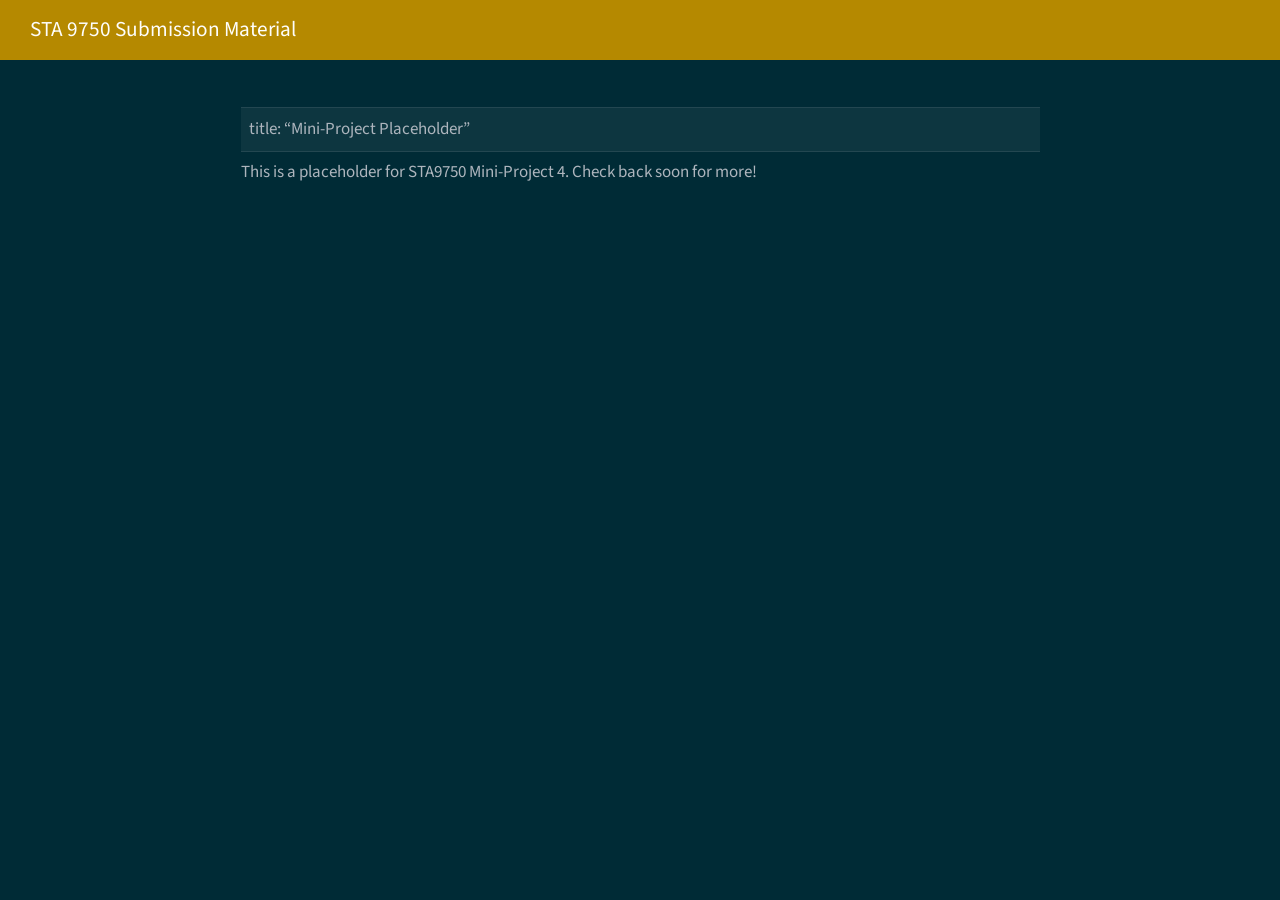
<file: docs/mp04.html>
<!DOCTYPE html>
<html xmlns="http://www.w3.org/1999/xhtml" lang="en" xml:lang="en"><head>

<meta charset="utf-8">
<meta name="generator" content="quarto-1.10.18">

<meta name="viewport" content="width=device-width, initial-scale=1.0, user-scalable=yes">


<title>mp04 – STA 9750 Submission Material</title>
<style>
/* Default styles provided by pandoc.
** See https://pandoc.org/MANUAL.html#variables-for-html for config info.
*/
span.smallcaps{font-variant: small-caps;}
div.columns{display: flex; gap: 1.5em;}
div.column{flex: auto;}
@media screen {
div.columns{gap: min(4vw, 1.5em);}
div.column{overflow-x: auto;}
}
div.hanging-indent{margin-left: 1.5em; text-indent: -1.5em;}
ul.task-list{list-style: none;}
ul.task-list li input[type="checkbox"] {
  width: 0.8em;
  margin: 0 0.8em 0.2em -1em; /* quarto-specific, see https://github.com/quarto-dev/quarto-cli/issues/4556 */ 
  vertical-align: middle;
}
</style>


<script src="site_libs/quarto-nav/quarto-nav.js"></script>
<script src="site_libs/quarto-nav/headroom.min.js"></script>
<script src="site_libs/clipboard/clipboard.min.js"></script>
<script src="site_libs/quarto-search/autocomplete.umd.js"></script>
<script src="site_libs/quarto-search/fuse.min.js"></script>
<script src="site_libs/quarto-search/quarto-search.js"></script>
<meta name="quarto:offset" content="./">
<script src="site_libs/quarto-html/quarto.js" type="module"></script>
<script src="site_libs/quarto-html/tabsets/tabsets.js" type="module"></script>
<script src="site_libs/quarto-html/popper.min.js"></script>
<script src="site_libs/quarto-html/tippy.umd.min.js"></script>
<script src="site_libs/quarto-html/anchor.min.js"></script>
<link href="site_libs/quarto-html/tippy.css" rel="stylesheet">
<link href="site_libs/quarto-html/quarto-syntax-highlighting-dark-b85bc7c33db8c58e0ec93c3465666fed.css" rel="stylesheet" id="quarto-text-highlighting-styles">
<script src="site_libs/bootstrap/bootstrap.min.js"></script>
<link href="site_libs/bootstrap/bootstrap-icons.css" rel="stylesheet">
<link href="site_libs/bootstrap/bootstrap-e29577d297258c331f65b397c9de7416.min.css" rel="stylesheet" append-hash="true" id="quarto-bootstrap" data-mode="dark">
<script id="quarto-search-options" type="application/json">{
  "location": "navbar",
  "copy-button": false,
  "collapse-after": 3,
  "panel-placement": "end",
  "type": "overlay",
  "limit": 50,
  "keyboard-shortcut": [
    "f",
    "/",
    "s"
  ],
  "show-item-context": false,
  "language": {
    "search-no-results-text": "No results",
    "search-matching-documents-text": "matching documents",
    "search-copy-link-title": "Copy link to search",
    "search-hide-matches-text": "Hide additional matches",
    "search-more-match-text": "more match in this document",
    "search-more-matches-text": "more matches in this document",
    "search-clear-button-title": "Clear",
    "search-text-placeholder": "",
    "search-detached-cancel-button-title": "Cancel",
    "search-submit-button-title": "Submit",
    "search-label": "Search"
  }
}</script>


</head>

<body class="nav-fixed fullcontent quarto-light">

<div id="quarto-search-results"></div>
  <header id="quarto-header" class="headroom fixed-top">
    <nav class="navbar navbar-expand-lg " data-bs-theme="dark">
      <div class="navbar-container container-fluid">
      <div class="navbar-brand-container mx-auto">
    <a class="navbar-brand" href="./index.html">
    <span class="navbar-title">STA 9750 Submission Material</span>
    </a>
  </div>
        <div class="quarto-navbar-tools tools-end">
</div>
      </div> <!-- /container-fluid -->
    </nav>
</header>
<!-- content -->
<div id="quarto-content" class="quarto-container page-columns page-rows-contents page-layout-article page-navbar">
<!-- sidebar -->
<!-- margin-sidebar -->
    
<!-- main -->
<main class="content" id="quarto-document-content"><header id="title-block-header" class="quarto-title-block"></header>




<table class="caption-top table">
<tbody>
<tr class="odd">
<td>title: “Mini-Project Placeholder”</td>
</tr>
</tbody>
</table>
<p>This is a placeholder for STA9750 Mini-Project 4. Check back soon for more!</p>



</main> <!-- /main -->
<script id="quarto-html-after-body" type="application/javascript">
  window.document.addEventListener("DOMContentLoaded", function (event) {
    const icon = "";
    const anchorJS = new window.AnchorJS();
    anchorJS.options = {
      placement: 'right',
      icon: icon
    };
    anchorJS.add('.anchored');
    const isCodeAnnotation = (el) => {
      for (const clz of el.classList) {
        if (clz.startsWith('code-annotation-')) {                     
          return true;
        }
      }
      return false;
    }
    const onCopySuccess = function(e) {
      // button target
      const button = e.trigger;
      // don't keep focus
      button.blur();
      // flash "checked"
      button.classList.add('code-copy-button-checked');
      var currentTitle = button.getAttribute("title");
      button.setAttribute("title", "Copied!");
      let tooltip;
      if (window.bootstrap) {
        button.setAttribute("data-bs-toggle", "tooltip");
        button.setAttribute("data-bs-placement", "left");
        button.setAttribute("data-bs-title", "Copied!");
        tooltip = new bootstrap.Tooltip(button, 
          { trigger: "manual", 
            customClass: "code-copy-button-tooltip",
            offset: [0, -8]});
        tooltip.show();    
      }
      setTimeout(function() {
        if (tooltip) {
          tooltip.hide();
          button.removeAttribute("data-bs-title");
          button.removeAttribute("data-bs-toggle");
          button.removeAttribute("data-bs-placement");
        }
        button.setAttribute("title", currentTitle);
        button.classList.remove('code-copy-button-checked');
      }, 1000);
      // clear code selection
      e.clearSelection();
    }
    const getTextToCopy = function(trigger) {
      const outerScaffold = trigger.parentElement.cloneNode(true);
      const codeEl = outerScaffold.querySelector('code');
      for (const childEl of codeEl.children) {
        if (isCodeAnnotation(childEl)) {
          childEl.remove();
        }
      }
      return codeEl.innerText;
    }
    const clipboard = new window.ClipboardJS('.code-copy-button:not([data-in-quarto-modal])', {
      text: getTextToCopy
    });
    clipboard.on('success', onCopySuccess);
    if (window.document.getElementById('quarto-embedded-source-code-modal')) {
      const clipboardModal = new window.ClipboardJS('.code-copy-button[data-in-quarto-modal]', {
        text: getTextToCopy,
        container: window.document.getElementById('quarto-embedded-source-code-modal')
      });
      clipboardModal.on('success', onCopySuccess);
    }
      var localhostRegex = new RegExp(/^(?:http|https):\/\/localhost\:?[0-9]*\//);
      var mailtoRegex = new RegExp(/^mailto:/);
        var filterRegex = new RegExp("https:\/\/rojina-adhikari1\.github\.io\/STA9750-2026-FALL\/");
      var isInternal = (href) => {
          return filterRegex.test(href) || localhostRegex.test(href) || mailtoRegex.test(href);
      }
      // Inspect non-navigation links and adorn them if external
     var links = window.document.querySelectorAll('a[href]:not(.nav-link):not(.navbar-brand):not(.toc-action):not(.sidebar-link):not(.sidebar-item-toggle):not(.pagination-link):not(.no-external):not([aria-hidden]):not(.dropdown-item):not(.quarto-navigation-tool):not(.about-link)');
      for (var i=0; i<links.length; i++) {
        const link = links[i];
        if (!isInternal(link.href)) {
          // undo the damage that might have been done by quarto-nav.js in the case of
          // links that we want to consider external
          if (link.dataset.originalHref !== undefined) {
            link.href = link.dataset.originalHref;
          }
        }
      }
    function tippyHover(el, contentFn, onTriggerFn, onUntriggerFn) {
      const config = {
        allowHTML: true,
        maxWidth: 500,
        delay: 100,
        arrow: false,
        appendTo: function(el) {
            return el.parentElement;
        },
        interactive: true,
        interactiveBorder: 10,
        theme: 'quarto',
        placement: 'bottom-start',
      };
      if (contentFn) {
        config.content = contentFn;
      }
      if (onTriggerFn) {
        config.onTrigger = onTriggerFn;
      }
      if (onUntriggerFn) {
        config.onUntrigger = onUntriggerFn;
      }
      window.tippy(el, config); 
    }
    const noterefs = window.document.querySelectorAll('a[role="doc-noteref"]');
    for (var i=0; i<noterefs.length; i++) {
      const ref = noterefs[i];
      tippyHover(ref, function() {
        // use id or data attribute instead here
        let href = ref.getAttribute('data-footnote-href') || ref.getAttribute('href');
        try { href = new URL(href).hash; } catch {}
        const id = href.replace(/^#\/?/, "");
        const note = window.document.getElementById(id);
        if (note) {
          return note.innerHTML;
        } else {
          return "";
        }
      });
    }
    const xrefs = window.document.querySelectorAll('a.quarto-xref');
    const processXRef = (id, note) => {
      // Strip column container classes
      const stripColumnClz = (el) => {
        el.classList.remove("page-full", "page-columns");
        if (el.children) {
          for (const child of el.children) {
            stripColumnClz(child);
          }
        }
      }
      stripColumnClz(note)
      if (id === null || id.startsWith('sec-')) {
        // Special case sections, only their first couple elements
        const container = document.createElement("div");
        if (note.children && note.children.length > 2) {
          container.appendChild(note.children[0].cloneNode(true));
          for (let i = 1; i < note.children.length; i++) {
            const child = note.children[i];
            if (child.tagName === "P" && child.innerText === "") {
              continue;
            } else {
              container.appendChild(child.cloneNode(true));
              break;
            }
          }
          if (window.Quarto?.typesetMath) {
            window.Quarto.typesetMath(container);
          }
          return container.innerHTML
        } else {
          if (window.Quarto?.typesetMath) {
            window.Quarto.typesetMath(note);
          }
          return note.innerHTML;
        }
      } else {
        // Remove any anchor links if they are present
        const anchorLink = note.querySelector('a.anchorjs-link');
        if (anchorLink) {
          anchorLink.remove();
        }
        if (window.Quarto?.typesetMath) {
          window.Quarto.typesetMath(note);
        }
        if (note.classList.contains("callout")) {
          return note.outerHTML;
        } else {
          return note.innerHTML;
        }
      }
    }
    for (var i=0; i<xrefs.length; i++) {
      const xref = xrefs[i];
      tippyHover(xref, undefined, function(instance) {
        instance.disable();
        let url = xref.getAttribute('href');
        let hash = undefined; 
        if (url.startsWith('#')) {
          hash = url;
        } else {
          try { hash = new URL(url).hash; } catch {}
        }
        if (hash) {
          const id = hash.replace(/^#\/?/, "");
          const note = window.document.getElementById(id);
          if (note !== null) {
            try {
              const html = processXRef(id, note.cloneNode(true));
              instance.setContent(html);
            } finally {
              instance.enable();
              instance.show();
            }
          } else {
            // See if we can fetch this
            fetch(url.split('#')[0])
            .then(res => res.text())
            .then(html => {
              const parser = new DOMParser();
              const htmlDoc = parser.parseFromString(html, "text/html");
              const note = htmlDoc.getElementById(id);
              if (note !== null) {
                const html = processXRef(id, note);
                instance.setContent(html);
              } 
            }).finally(() => {
              instance.enable();
              instance.show();
            });
          }
        } else {
          // See if we can fetch a full url (with no hash to target)
          // This is a special case and we should probably do some content thinning / targeting
          fetch(url)
          .then(res => res.text())
          .then(html => {
            const parser = new DOMParser();
            const htmlDoc = parser.parseFromString(html, "text/html");
            const note = htmlDoc.querySelector('main.content');
            if (note !== null) {
              // This should only happen for chapter cross references
              // (since there is no id in the URL)
              // remove the first header
              if (note.children.length > 0 && note.children[0].tagName === "HEADER") {
                note.children[0].remove();
              }
              const html = processXRef(null, note);
              instance.setContent(html);
            } 
          }).finally(() => {
            instance.enable();
            instance.show();
          });
        }
      }, function(instance) {
      });
    }
        let selectedAnnoteEl;
        const selectorForAnnotation = ( cell, annotation) => {
          let cellAttr = 'data-code-cell="' + cell + '"';
          let lineAttr = 'data-code-annotation="' +  annotation + '"';
          const selector = 'span[' + cellAttr + '][' + lineAttr + ']';
          return selector;
        }
        const selectCodeLines = (annoteEl) => {
          const doc = window.document;
          const targetCell = annoteEl.getAttribute("data-target-cell");
          const targetAnnotation = annoteEl.getAttribute("data-target-annotation");
          const annoteSpan = window.document.querySelector(selectorForAnnotation(targetCell, targetAnnotation));
          const lines = annoteSpan.getAttribute("data-code-lines").split(",");
          const lineIds = lines.map((line) => {
            return targetCell + "-" + line;
          })
          let top = null;
          let height = null;
          let parent = null;
          if (lineIds.length > 0) {
              //compute the position of the single el (top and bottom and make a div)
              const el = window.document.getElementById(lineIds[0]);
              top = el.offsetTop;
              height = el.offsetHeight;
              parent = el.parentElement.parentElement;
            if (lineIds.length > 1) {
              const lastEl = window.document.getElementById(lineIds[lineIds.length - 1]);
              const bottom = lastEl.offsetTop + lastEl.offsetHeight;
              height = bottom - top;
            }
            if (top !== null && height !== null && parent !== null) {
              // cook up a div (if necessary) and position it 
              let div = window.document.getElementById("code-annotation-line-highlight");
              if (div === null) {
                div = window.document.createElement("div");
                div.setAttribute("id", "code-annotation-line-highlight");
                div.style.position = 'absolute';
                parent.appendChild(div);
              }
              div.style.top = top - 2 + "px";
              div.style.height = height + 4 + "px";
              div.style.left = 0;
              let gutterDiv = window.document.getElementById("code-annotation-line-highlight-gutter");
              if (gutterDiv === null) {
                gutterDiv = window.document.createElement("div");
                gutterDiv.setAttribute("id", "code-annotation-line-highlight-gutter");
                gutterDiv.style.position = 'absolute';
                const codeCell = window.document.getElementById(targetCell);
                const gutter = codeCell.querySelector('.code-annotation-gutter');
                gutter.appendChild(gutterDiv);
              }
              gutterDiv.style.top = top - 2 + "px";
              gutterDiv.style.height = height + 4 + "px";
            }
            selectedAnnoteEl = annoteEl;
          }
        };
        const unselectCodeLines = () => {
          const elementsIds = ["code-annotation-line-highlight", "code-annotation-line-highlight-gutter"];
          elementsIds.forEach((elId) => {
            const div = window.document.getElementById(elId);
            if (div) {
              div.remove();
            }
          });
          selectedAnnoteEl = undefined;
        };
          // Handle positioning of the toggle
      window.addEventListener(
        "resize",
        throttle(() => {
          elRect = undefined;
          if (selectedAnnoteEl) {
            selectCodeLines(selectedAnnoteEl);
          }
        }, 10)
      );
      function throttle(fn, ms) {
      let throttle = false;
      let timer;
        return (...args) => {
          if(!throttle) { // first call gets through
              fn.apply(this, args);
              throttle = true;
          } else { // all the others get throttled
              if(timer) clearTimeout(timer); // cancel #2
              timer = setTimeout(() => {
                fn.apply(this, args);
                timer = throttle = false;
              }, ms);
          }
        };
      }
        // Attach click handler to the DT
        const annoteDls = window.document.querySelectorAll('dt[data-target-cell]');
        for (const annoteDlNode of annoteDls) {
          annoteDlNode.addEventListener('click', (event) => {
            const clickedEl = event.target;
            if (clickedEl !== selectedAnnoteEl) {
              unselectCodeLines();
              const activeEl = window.document.querySelector('dt[data-target-cell].code-annotation-active');
              if (activeEl) {
                activeEl.classList.remove('code-annotation-active');
              }
              selectCodeLines(clickedEl);
              clickedEl.classList.add('code-annotation-active');
            } else {
              // Unselect the line
              unselectCodeLines();
              clickedEl.classList.remove('code-annotation-active');
            }
          });
        }
    const findCites = (el) => {
      const parentEl = el.parentElement;
      if (parentEl) {
        const cites = parentEl.dataset.cites;
        if (cites) {
          return {
            el,
            cites: cites.split(' ')
          };
        } else {
          return findCites(el.parentElement)
        }
      } else {
        return undefined;
      }
    };
    var bibliorefs = window.document.querySelectorAll('a[role="doc-biblioref"]');
    for (var i=0; i<bibliorefs.length; i++) {
      const ref = bibliorefs[i];
      const citeInfo = findCites(ref);
      if (citeInfo) {
        tippyHover(citeInfo.el, function() {
          var popup = window.document.createElement('div');
          citeInfo.cites.forEach(function(cite) {
            var citeDiv = window.document.createElement('div');
            citeDiv.classList.add('hanging-indent');
            citeDiv.classList.add('csl-entry');
            var biblioDiv = window.document.getElementById('ref-' + cite);
            if (biblioDiv) {
              citeDiv.innerHTML = biblioDiv.innerHTML;
            }
            popup.appendChild(citeDiv);
          });
          return popup.innerHTML;
        });
      }
    }
  });
  </script>
</div> <!-- /content -->




</body></html>
</file>
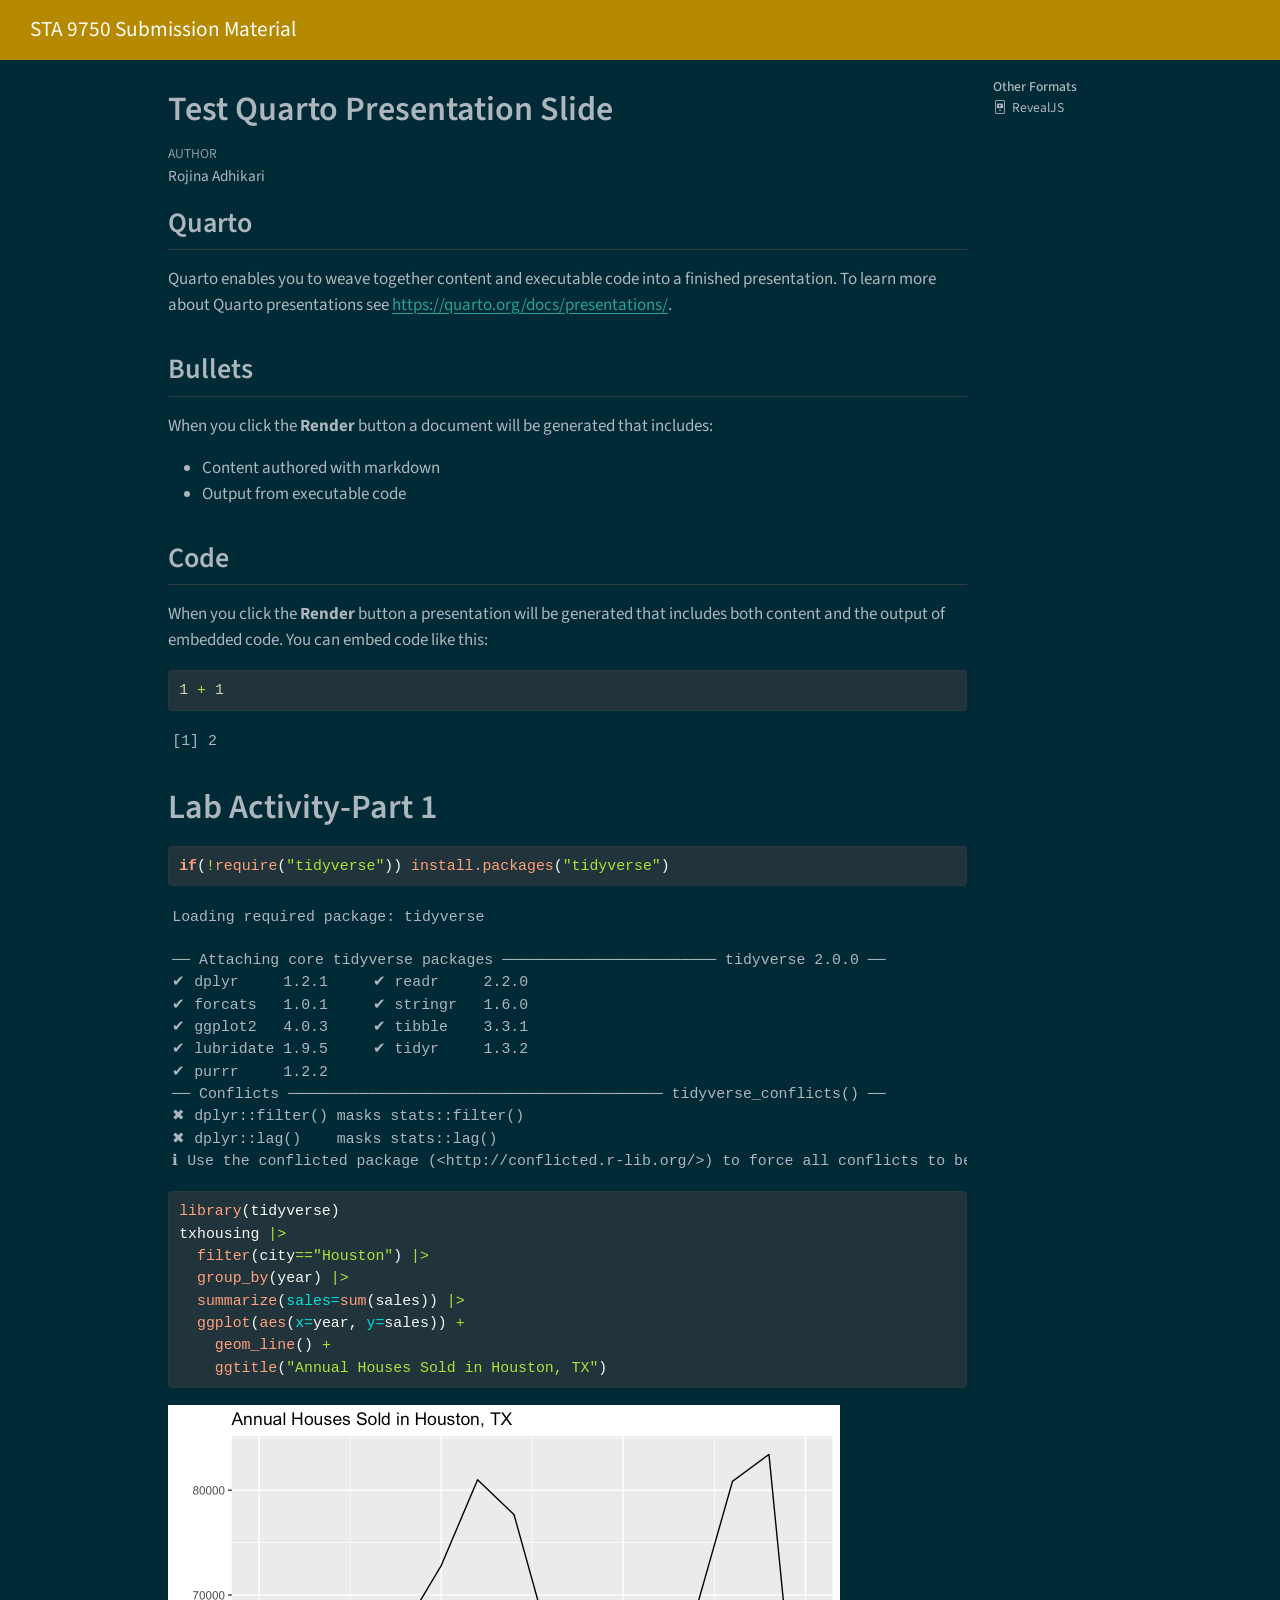
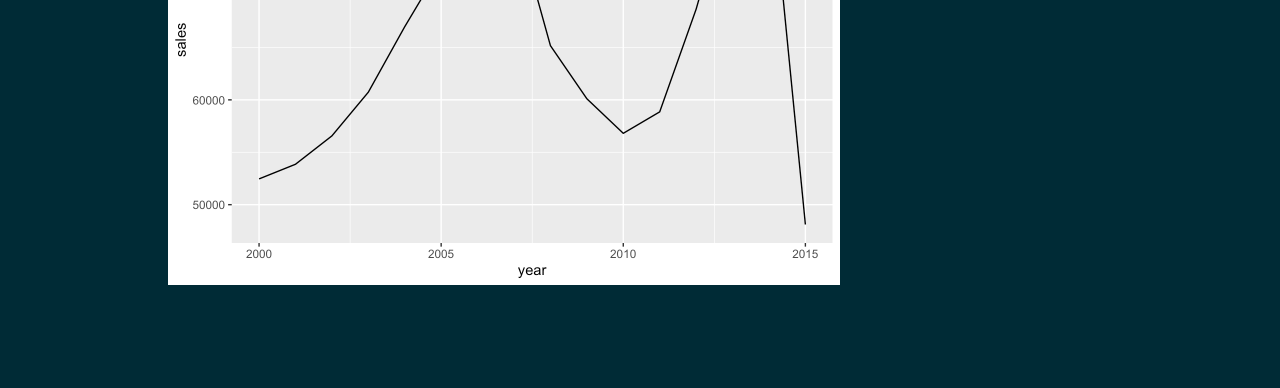
<file: docs/test quarto presentation slide.html>
<!DOCTYPE html>
<html xmlns="http://www.w3.org/1999/xhtml" lang="en" xml:lang="en"><head>

<meta charset="utf-8">
<meta name="generator" content="quarto-1.10.18">

<meta name="viewport" content="width=device-width, initial-scale=1.0, user-scalable=yes">

<meta name="author" content="Rojina Adhikari">

<title>Test Quarto Presentation Slide – STA 9750 Submission Material</title>
<style>
/* Default styles provided by pandoc.
** See https://pandoc.org/MANUAL.html#variables-for-html for config info.
*/
span.smallcaps{font-variant: small-caps;}
div.columns{display: flex; gap: 1.5em;}
div.column{flex: auto;}
@media screen {
div.columns{gap: min(4vw, 1.5em);}
div.column{overflow-x: auto;}
}
div.hanging-indent{margin-left: 1.5em; text-indent: -1.5em;}
ul.task-list{list-style: none;}
ul.task-list li input[type="checkbox"] {
  width: 0.8em;
  margin: 0 0.8em 0.2em -1em; /* quarto-specific, see https://github.com/quarto-dev/quarto-cli/issues/4556 */ 
  vertical-align: middle;
}
/* CSS for syntax highlighting */
html { -webkit-text-size-adjust: 100%; }
pre > code.sourceCode { white-space: pre; position: relative; }
pre > code.sourceCode > span { display: inline-block; line-height: 1.25; }
pre > code.sourceCode > span:empty { height: 1.2em; }
.sourceCode { overflow: visible; }
code.sourceCode > span { color: inherit; text-decoration: inherit; }
div.sourceCode { margin: 1em 0; }
pre.sourceCode { margin: 0; }
@media screen {
div.sourceCode { overflow: auto; }
}
@media print {
pre > code.sourceCode { white-space: pre-wrap; }
pre > code.sourceCode > span { text-indent: -5em; padding-left: 5em; }
}
pre.numberSource code
  { counter-reset: source-line 0; }
pre.numberSource code > span
  { position: relative; left: -4em; counter-increment: source-line; }
pre.numberSource code > span > a:first-child::before
  { content: counter(source-line);
    position: relative; left: -1em; text-align: right; vertical-align: baseline;
    border: none; display: inline-block;
    -webkit-touch-callout: none; -webkit-user-select: none;
    -khtml-user-select: none; -moz-user-select: none;
    -ms-user-select: none; user-select: none;
    padding: 0 4px; width: 4em;
  }
pre.numberSource { margin-left: 3em;  padding-left: 4px; }
div.sourceCode
  {   }
@media screen {
pre > code.sourceCode > span > a:first-child::before { text-decoration: underline; }
}
</style>


<script src="site_libs/quarto-nav/quarto-nav.js"></script>
<script src="site_libs/quarto-nav/headroom.min.js"></script>
<script src="site_libs/clipboard/clipboard.min.js"></script>
<script src="site_libs/quarto-search/autocomplete.umd.js"></script>
<script src="site_libs/quarto-search/fuse.min.js"></script>
<script src="site_libs/quarto-search/quarto-search.js"></script>
<meta name="quarto:offset" content="./">
<script src="site_libs/quarto-html/quarto.js" type="module"></script>
<script src="site_libs/quarto-html/tabsets/tabsets.js" type="module"></script>
<script src="site_libs/quarto-html/popper.min.js"></script>
<script src="site_libs/quarto-html/tippy.umd.min.js"></script>
<script src="site_libs/quarto-html/anchor.min.js"></script>
<link href="site_libs/quarto-html/tippy.css" rel="stylesheet">
<link href="site_libs/quarto-html/quarto-syntax-highlighting-dark-b85bc7c33db8c58e0ec93c3465666fed.css" rel="stylesheet" id="quarto-text-highlighting-styles">
<script src="site_libs/bootstrap/bootstrap.min.js"></script>
<link href="site_libs/bootstrap/bootstrap-icons.css" rel="stylesheet">
<link href="site_libs/bootstrap/bootstrap-e29577d297258c331f65b397c9de7416.min.css" rel="stylesheet" append-hash="true" id="quarto-bootstrap" data-mode="dark">
<script id="quarto-search-options" type="application/json">{
  "location": "navbar",
  "copy-button": false,
  "collapse-after": 3,
  "panel-placement": "end",
  "type": "overlay",
  "limit": 50,
  "keyboard-shortcut": [
    "f",
    "/",
    "s"
  ],
  "show-item-context": false,
  "language": {
    "search-no-results-text": "No results",
    "search-matching-documents-text": "matching documents",
    "search-copy-link-title": "Copy link to search",
    "search-hide-matches-text": "Hide additional matches",
    "search-more-match-text": "more match in this document",
    "search-more-matches-text": "more matches in this document",
    "search-clear-button-title": "Clear",
    "search-text-placeholder": "",
    "search-detached-cancel-button-title": "Cancel",
    "search-submit-button-title": "Submit",
    "search-label": "Search"
  }
}</script>


</head>

<body class="nav-fixed quarto-light">

<div id="quarto-search-results"></div>
  <header id="quarto-header" class="headroom fixed-top">
    <nav class="navbar navbar-expand-lg " data-bs-theme="dark">
      <div class="navbar-container container-fluid">
      <div class="navbar-brand-container mx-auto">
    <a class="navbar-brand" href="./index.html">
    <span class="navbar-title">STA 9750 Submission Material</span>
    </a>
  </div>
        <div class="quarto-navbar-tools tools-end">
</div>
      </div> <!-- /container-fluid -->
    </nav>
</header>
<!-- content -->
<div id="quarto-content" class="quarto-container page-columns page-rows-contents page-layout-article page-navbar">
<!-- sidebar -->
<!-- margin-sidebar -->
    <div id="quarto-margin-sidebar" class="sidebar margin-sidebar">
    <div class="quarto-alternate-formats"><h2>Other Formats</h2><ul><li><a href="test quarto presentation slide.html"><i class="bi bi-file-slides"></i>RevealJS</a></li></ul></div></div>
<!-- main -->
<main class="content" id="quarto-document-content">

<header id="title-block-header" class="quarto-title-block default">
<div class="quarto-title">
<h1 class="title">Test Quarto Presentation Slide</h1>
</div>



<div class="quarto-title-meta">

    <div>
    <div class="quarto-title-meta-heading">Author</div>
    <div class="quarto-title-meta-contents">
             <p>Rojina Adhikari </p>
          </div>
  </div>
    
  
    
  </div>
  


</header>


<section id="quarto" class="level2">
<h2 class="anchored" data-anchor-id="quarto">Quarto</h2>
<p>Quarto enables you to weave together content and executable code into a finished presentation. To learn more about Quarto presentations see <a href="https://quarto.org/docs/presentations/" class="uri">https://quarto.org/docs/presentations/</a>.</p>
</section>
<section id="bullets" class="level2">
<h2 class="anchored" data-anchor-id="bullets">Bullets</h2>
<p>When you click the <strong>Render</strong> button a document will be generated that includes:</p>
<ul>
<li>Content authored with markdown</li>
<li>Output from executable code</li>
</ul>
</section>
<section id="code" class="level2">
<h2 class="anchored" data-anchor-id="code">Code</h2>
<p>When you click the <strong>Render</strong> button a presentation will be generated that includes both content and the output of embedded code. You can embed code like this:</p>
<div class="cell">
<div class="code-copy-outer-scaffold"><div class="sourceCode cell-code" id="cb1"><pre class="sourceCode r code-with-copy"><code class="sourceCode r"><span id="cb1-1"><a href="#cb1-1" aria-hidden="true" tabindex="-1"></a><span class="dv">1</span> <span class="sc">+</span> <span class="dv">1</span></span></code></pre></div><button title="Copy to Clipboard" class="code-copy-button"><i class="bi"></i></button></div>
<div class="cell-output cell-output-stdout">
<pre><code>[1] 2</code></pre>
</div>
</div>
</section>
<section id="lab-activity-part-1" class="level1">
<h1>Lab Activity-Part 1</h1>
<div class="cell">
<div class="code-copy-outer-scaffold"><div class="sourceCode cell-code" id="cb3"><pre class="sourceCode r code-with-copy"><code class="sourceCode r"><span id="cb3-1"><a href="#cb3-1" aria-hidden="true" tabindex="-1"></a><span class="cf">if</span>(<span class="sc">!</span><span class="fu">require</span>(<span class="st">"tidyverse"</span>)) <span class="fu">install.packages</span>(<span class="st">"tidyverse"</span>)</span></code></pre></div><button title="Copy to Clipboard" class="code-copy-button"><i class="bi"></i></button></div>
<div class="cell-output cell-output-stderr">
<pre><code>Loading required package: tidyverse</code></pre>
</div>
<div class="cell-output cell-output-stderr">
<pre><code>── Attaching core tidyverse packages ──────────────────────── tidyverse 2.0.0 ──
✔ dplyr     1.2.1     ✔ readr     2.2.0
✔ forcats   1.0.1     ✔ stringr   1.6.0
✔ ggplot2   4.0.3     ✔ tibble    3.3.1
✔ lubridate 1.9.5     ✔ tidyr     1.3.2
✔ purrr     1.2.2     
── Conflicts ────────────────────────────────────────── tidyverse_conflicts() ──
✖ dplyr::filter() masks stats::filter()
✖ dplyr::lag()    masks stats::lag()
ℹ Use the conflicted package (&lt;http://conflicted.r-lib.org/&gt;) to force all conflicts to become errors</code></pre>
</div>
<div class="code-copy-outer-scaffold"><div class="sourceCode cell-code" id="cb6"><pre class="sourceCode r code-with-copy"><code class="sourceCode r"><span id="cb6-1"><a href="#cb6-1" aria-hidden="true" tabindex="-1"></a><span class="fu">library</span>(tidyverse)</span>
<span id="cb6-2"><a href="#cb6-2" aria-hidden="true" tabindex="-1"></a>txhousing <span class="sc">|&gt;</span> </span>
<span id="cb6-3"><a href="#cb6-3" aria-hidden="true" tabindex="-1"></a>  <span class="fu">filter</span>(city<span class="sc">==</span><span class="st">"Houston"</span>) <span class="sc">|&gt;</span> </span>
<span id="cb6-4"><a href="#cb6-4" aria-hidden="true" tabindex="-1"></a>  <span class="fu">group_by</span>(year) <span class="sc">|&gt;</span> </span>
<span id="cb6-5"><a href="#cb6-5" aria-hidden="true" tabindex="-1"></a>  <span class="fu">summarize</span>(<span class="at">sales=</span><span class="fu">sum</span>(sales)) <span class="sc">|&gt;</span> </span>
<span id="cb6-6"><a href="#cb6-6" aria-hidden="true" tabindex="-1"></a>  <span class="fu">ggplot</span>(<span class="fu">aes</span>(<span class="at">x=</span>year, <span class="at">y=</span>sales)) <span class="sc">+</span> </span>
<span id="cb6-7"><a href="#cb6-7" aria-hidden="true" tabindex="-1"></a>    <span class="fu">geom_line</span>() <span class="sc">+</span> </span>
<span id="cb6-8"><a href="#cb6-8" aria-hidden="true" tabindex="-1"></a>    <span class="fu">ggtitle</span>(<span class="st">"Annual Houses Sold in Houston, TX"</span>)</span></code></pre></div><button title="Copy to Clipboard" class="code-copy-button"><i class="bi"></i></button></div>
<div class="cell-output-display">
<div>
<figure class="figure">
<p><img src="test-quarto-presentation-slide_files/figure-html/unnamed-chunk-2-1.png" class="img-fluid figure-img" width="672"></p>
</figure>
</div>
</div>
</div>


</section>

</main> <!-- /main -->
<script id="quarto-html-after-body" type="application/javascript">
  window.document.addEventListener("DOMContentLoaded", function (event) {
    const icon = "";
    const anchorJS = new window.AnchorJS();
    anchorJS.options = {
      placement: 'right',
      icon: icon
    };
    anchorJS.add('.anchored');
    const isCodeAnnotation = (el) => {
      for (const clz of el.classList) {
        if (clz.startsWith('code-annotation-')) {                     
          return true;
        }
      }
      return false;
    }
    const onCopySuccess = function(e) {
      // button target
      const button = e.trigger;
      // don't keep focus
      button.blur();
      // flash "checked"
      button.classList.add('code-copy-button-checked');
      var currentTitle = button.getAttribute("title");
      button.setAttribute("title", "Copied!");
      let tooltip;
      if (window.bootstrap) {
        button.setAttribute("data-bs-toggle", "tooltip");
        button.setAttribute("data-bs-placement", "left");
        button.setAttribute("data-bs-title", "Copied!");
        tooltip = new bootstrap.Tooltip(button, 
          { trigger: "manual", 
            customClass: "code-copy-button-tooltip",
            offset: [0, -8]});
        tooltip.show();    
      }
      setTimeout(function() {
        if (tooltip) {
          tooltip.hide();
          button.removeAttribute("data-bs-title");
          button.removeAttribute("data-bs-toggle");
          button.removeAttribute("data-bs-placement");
        }
        button.setAttribute("title", currentTitle);
        button.classList.remove('code-copy-button-checked');
      }, 1000);
      // clear code selection
      e.clearSelection();
    }
    const getTextToCopy = function(trigger) {
      const outerScaffold = trigger.parentElement.cloneNode(true);
      const codeEl = outerScaffold.querySelector('code');
      for (const childEl of codeEl.children) {
        if (isCodeAnnotation(childEl)) {
          childEl.remove();
        }
      }
      return codeEl.innerText;
    }
    const clipboard = new window.ClipboardJS('.code-copy-button:not([data-in-quarto-modal])', {
      text: getTextToCopy
    });
    clipboard.on('success', onCopySuccess);
    if (window.document.getElementById('quarto-embedded-source-code-modal')) {
      const clipboardModal = new window.ClipboardJS('.code-copy-button[data-in-quarto-modal]', {
        text: getTextToCopy,
        container: window.document.getElementById('quarto-embedded-source-code-modal')
      });
      clipboardModal.on('success', onCopySuccess);
    }
      var localhostRegex = new RegExp(/^(?:http|https):\/\/localhost\:?[0-9]*\//);
      var mailtoRegex = new RegExp(/^mailto:/);
        var filterRegex = new RegExp("https:\/\/rojina-adhikari1\.github\.io\/STA9750-2026-FALL\/");
      var isInternal = (href) => {
          return filterRegex.test(href) || localhostRegex.test(href) || mailtoRegex.test(href);
      }
      // Inspect non-navigation links and adorn them if external
     var links = window.document.querySelectorAll('a[href]:not(.nav-link):not(.navbar-brand):not(.toc-action):not(.sidebar-link):not(.sidebar-item-toggle):not(.pagination-link):not(.no-external):not([aria-hidden]):not(.dropdown-item):not(.quarto-navigation-tool):not(.about-link)');
      for (var i=0; i<links.length; i++) {
        const link = links[i];
        if (!isInternal(link.href)) {
          // undo the damage that might have been done by quarto-nav.js in the case of
          // links that we want to consider external
          if (link.dataset.originalHref !== undefined) {
            link.href = link.dataset.originalHref;
          }
        }
      }
    function tippyHover(el, contentFn, onTriggerFn, onUntriggerFn) {
      const config = {
        allowHTML: true,
        maxWidth: 500,
        delay: 100,
        arrow: false,
        appendTo: function(el) {
            return el.parentElement;
        },
        interactive: true,
        interactiveBorder: 10,
        theme: 'quarto',
        placement: 'bottom-start',
      };
      if (contentFn) {
        config.content = contentFn;
      }
      if (onTriggerFn) {
        config.onTrigger = onTriggerFn;
      }
      if (onUntriggerFn) {
        config.onUntrigger = onUntriggerFn;
      }
      window.tippy(el, config); 
    }
    const noterefs = window.document.querySelectorAll('a[role="doc-noteref"]');
    for (var i=0; i<noterefs.length; i++) {
      const ref = noterefs[i];
      tippyHover(ref, function() {
        // use id or data attribute instead here
        let href = ref.getAttribute('data-footnote-href') || ref.getAttribute('href');
        try { href = new URL(href).hash; } catch {}
        const id = href.replace(/^#\/?/, "");
        const note = window.document.getElementById(id);
        if (note) {
          return note.innerHTML;
        } else {
          return "";
        }
      });
    }
    const xrefs = window.document.querySelectorAll('a.quarto-xref');
    const processXRef = (id, note) => {
      // Strip column container classes
      const stripColumnClz = (el) => {
        el.classList.remove("page-full", "page-columns");
        if (el.children) {
          for (const child of el.children) {
            stripColumnClz(child);
          }
        }
      }
      stripColumnClz(note)
      if (id === null || id.startsWith('sec-')) {
        // Special case sections, only their first couple elements
        const container = document.createElement("div");
        if (note.children && note.children.length > 2) {
          container.appendChild(note.children[0].cloneNode(true));
          for (let i = 1; i < note.children.length; i++) {
            const child = note.children[i];
            if (child.tagName === "P" && child.innerText === "") {
              continue;
            } else {
              container.appendChild(child.cloneNode(true));
              break;
            }
          }
          if (window.Quarto?.typesetMath) {
            window.Quarto.typesetMath(container);
          }
          return container.innerHTML
        } else {
          if (window.Quarto?.typesetMath) {
            window.Quarto.typesetMath(note);
          }
          return note.innerHTML;
        }
      } else {
        // Remove any anchor links if they are present
        const anchorLink = note.querySelector('a.anchorjs-link');
        if (anchorLink) {
          anchorLink.remove();
        }
        if (window.Quarto?.typesetMath) {
          window.Quarto.typesetMath(note);
        }
        if (note.classList.contains("callout")) {
          return note.outerHTML;
        } else {
          return note.innerHTML;
        }
      }
    }
    for (var i=0; i<xrefs.length; i++) {
      const xref = xrefs[i];
      tippyHover(xref, undefined, function(instance) {
        instance.disable();
        let url = xref.getAttribute('href');
        let hash = undefined; 
        if (url.startsWith('#')) {
          hash = url;
        } else {
          try { hash = new URL(url).hash; } catch {}
        }
        if (hash) {
          const id = hash.replace(/^#\/?/, "");
          const note = window.document.getElementById(id);
          if (note !== null) {
            try {
              const html = processXRef(id, note.cloneNode(true));
              instance.setContent(html);
            } finally {
              instance.enable();
              instance.show();
            }
          } else {
            // See if we can fetch this
            fetch(url.split('#')[0])
            .then(res => res.text())
            .then(html => {
              const parser = new DOMParser();
              const htmlDoc = parser.parseFromString(html, "text/html");
              const note = htmlDoc.getElementById(id);
              if (note !== null) {
                const html = processXRef(id, note);
                instance.setContent(html);
              } 
            }).finally(() => {
              instance.enable();
              instance.show();
            });
          }
        } else {
          // See if we can fetch a full url (with no hash to target)
          // This is a special case and we should probably do some content thinning / targeting
          fetch(url)
          .then(res => res.text())
          .then(html => {
            const parser = new DOMParser();
            const htmlDoc = parser.parseFromString(html, "text/html");
            const note = htmlDoc.querySelector('main.content');
            if (note !== null) {
              // This should only happen for chapter cross references
              // (since there is no id in the URL)
              // remove the first header
              if (note.children.length > 0 && note.children[0].tagName === "HEADER") {
                note.children[0].remove();
              }
              const html = processXRef(null, note);
              instance.setContent(html);
            } 
          }).finally(() => {
            instance.enable();
            instance.show();
          });
        }
      }, function(instance) {
      });
    }
        let selectedAnnoteEl;
        const selectorForAnnotation = ( cell, annotation) => {
          let cellAttr = 'data-code-cell="' + cell + '"';
          let lineAttr = 'data-code-annotation="' +  annotation + '"';
          const selector = 'span[' + cellAttr + '][' + lineAttr + ']';
          return selector;
        }
        const selectCodeLines = (annoteEl) => {
          const doc = window.document;
          const targetCell = annoteEl.getAttribute("data-target-cell");
          const targetAnnotation = annoteEl.getAttribute("data-target-annotation");
          const annoteSpan = window.document.querySelector(selectorForAnnotation(targetCell, targetAnnotation));
          const lines = annoteSpan.getAttribute("data-code-lines").split(",");
          const lineIds = lines.map((line) => {
            return targetCell + "-" + line;
          })
          let top = null;
          let height = null;
          let parent = null;
          if (lineIds.length > 0) {
              //compute the position of the single el (top and bottom and make a div)
              const el = window.document.getElementById(lineIds[0]);
              top = el.offsetTop;
              height = el.offsetHeight;
              parent = el.parentElement.parentElement;
            if (lineIds.length > 1) {
              const lastEl = window.document.getElementById(lineIds[lineIds.length - 1]);
              const bottom = lastEl.offsetTop + lastEl.offsetHeight;
              height = bottom - top;
            }
            if (top !== null && height !== null && parent !== null) {
              // cook up a div (if necessary) and position it 
              let div = window.document.getElementById("code-annotation-line-highlight");
              if (div === null) {
                div = window.document.createElement("div");
                div.setAttribute("id", "code-annotation-line-highlight");
                div.style.position = 'absolute';
                parent.appendChild(div);
              }
              div.style.top = top - 2 + "px";
              div.style.height = height + 4 + "px";
              div.style.left = 0;
              let gutterDiv = window.document.getElementById("code-annotation-line-highlight-gutter");
              if (gutterDiv === null) {
                gutterDiv = window.document.createElement("div");
                gutterDiv.setAttribute("id", "code-annotation-line-highlight-gutter");
                gutterDiv.style.position = 'absolute';
                const codeCell = window.document.getElementById(targetCell);
                const gutter = codeCell.querySelector('.code-annotation-gutter');
                gutter.appendChild(gutterDiv);
              }
              gutterDiv.style.top = top - 2 + "px";
              gutterDiv.style.height = height + 4 + "px";
            }
            selectedAnnoteEl = annoteEl;
          }
        };
        const unselectCodeLines = () => {
          const elementsIds = ["code-annotation-line-highlight", "code-annotation-line-highlight-gutter"];
          elementsIds.forEach((elId) => {
            const div = window.document.getElementById(elId);
            if (div) {
              div.remove();
            }
          });
          selectedAnnoteEl = undefined;
        };
          // Handle positioning of the toggle
      window.addEventListener(
        "resize",
        throttle(() => {
          elRect = undefined;
          if (selectedAnnoteEl) {
            selectCodeLines(selectedAnnoteEl);
          }
        }, 10)
      );
      function throttle(fn, ms) {
      let throttle = false;
      let timer;
        return (...args) => {
          if(!throttle) { // first call gets through
              fn.apply(this, args);
              throttle = true;
          } else { // all the others get throttled
              if(timer) clearTimeout(timer); // cancel #2
              timer = setTimeout(() => {
                fn.apply(this, args);
                timer = throttle = false;
              }, ms);
          }
        };
      }
        // Attach click handler to the DT
        const annoteDls = window.document.querySelectorAll('dt[data-target-cell]');
        for (const annoteDlNode of annoteDls) {
          annoteDlNode.addEventListener('click', (event) => {
            const clickedEl = event.target;
            if (clickedEl !== selectedAnnoteEl) {
              unselectCodeLines();
              const activeEl = window.document.querySelector('dt[data-target-cell].code-annotation-active');
              if (activeEl) {
                activeEl.classList.remove('code-annotation-active');
              }
              selectCodeLines(clickedEl);
              clickedEl.classList.add('code-annotation-active');
            } else {
              // Unselect the line
              unselectCodeLines();
              clickedEl.classList.remove('code-annotation-active');
            }
          });
        }
    const findCites = (el) => {
      const parentEl = el.parentElement;
      if (parentEl) {
        const cites = parentEl.dataset.cites;
        if (cites) {
          return {
            el,
            cites: cites.split(' ')
          };
        } else {
          return findCites(el.parentElement)
        }
      } else {
        return undefined;
      }
    };
    var bibliorefs = window.document.querySelectorAll('a[role="doc-biblioref"]');
    for (var i=0; i<bibliorefs.length; i++) {
      const ref = bibliorefs[i];
      const citeInfo = findCites(ref);
      if (citeInfo) {
        tippyHover(citeInfo.el, function() {
          var popup = window.document.createElement('div');
          citeInfo.cites.forEach(function(cite) {
            var citeDiv = window.document.createElement('div');
            citeDiv.classList.add('hanging-indent');
            citeDiv.classList.add('csl-entry');
            var biblioDiv = window.document.getElementById('ref-' + cite);
            if (biblioDiv) {
              citeDiv.innerHTML = biblioDiv.innerHTML;
            }
            popup.appendChild(citeDiv);
          });
          return popup.innerHTML;
        });
      }
    }
  });
  </script>
</div> <!-- /content -->




</body></html>
</file>
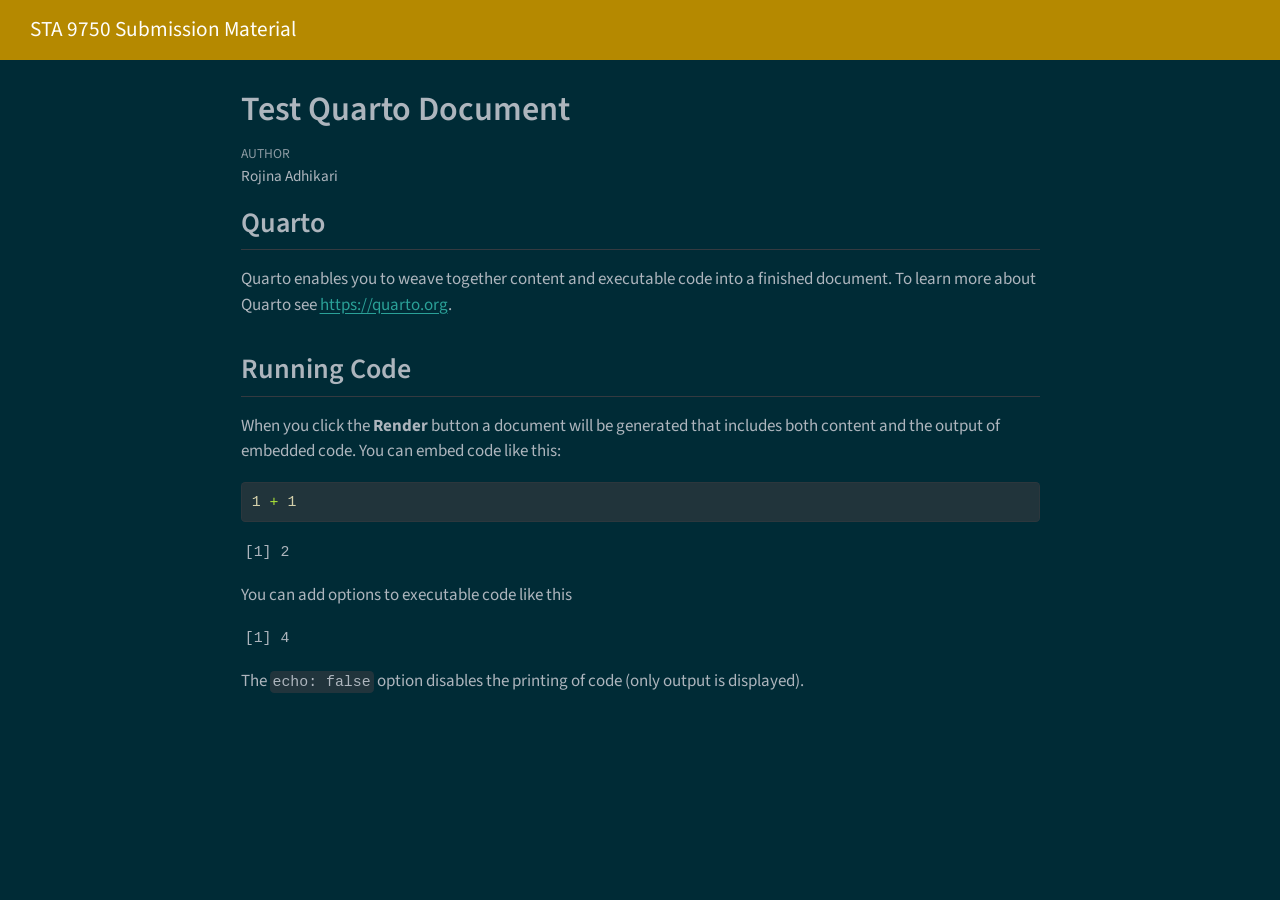
<file: docs/test quarto webpage.html>
<!DOCTYPE html>
<html xmlns="http://www.w3.org/1999/xhtml" lang="en" xml:lang="en"><head>

<meta charset="utf-8">
<meta name="generator" content="quarto-1.10.18">

<meta name="viewport" content="width=device-width, initial-scale=1.0, user-scalable=yes">

<meta name="author" content="Rojina Adhikari">

<title>Test Quarto Document – STA 9750 Submission Material</title>
<style>
/* Default styles provided by pandoc.
** See https://pandoc.org/MANUAL.html#variables-for-html for config info.
*/
span.smallcaps{font-variant: small-caps;}
div.columns{display: flex; gap: 1.5em;}
div.column{flex: auto;}
@media screen {
div.columns{gap: min(4vw, 1.5em);}
div.column{overflow-x: auto;}
}
div.hanging-indent{margin-left: 1.5em; text-indent: -1.5em;}
ul.task-list{list-style: none;}
ul.task-list li input[type="checkbox"] {
  width: 0.8em;
  margin: 0 0.8em 0.2em -1em; /* quarto-specific, see https://github.com/quarto-dev/quarto-cli/issues/4556 */ 
  vertical-align: middle;
}
/* CSS for syntax highlighting */
html { -webkit-text-size-adjust: 100%; }
pre > code.sourceCode { white-space: pre; position: relative; }
pre > code.sourceCode > span { display: inline-block; line-height: 1.25; }
pre > code.sourceCode > span:empty { height: 1.2em; }
.sourceCode { overflow: visible; }
code.sourceCode > span { color: inherit; text-decoration: inherit; }
div.sourceCode { margin: 1em 0; }
pre.sourceCode { margin: 0; }
@media screen {
div.sourceCode { overflow: auto; }
}
@media print {
pre > code.sourceCode { white-space: pre-wrap; }
pre > code.sourceCode > span { text-indent: -5em; padding-left: 5em; }
}
pre.numberSource code
  { counter-reset: source-line 0; }
pre.numberSource code > span
  { position: relative; left: -4em; counter-increment: source-line; }
pre.numberSource code > span > a:first-child::before
  { content: counter(source-line);
    position: relative; left: -1em; text-align: right; vertical-align: baseline;
    border: none; display: inline-block;
    -webkit-touch-callout: none; -webkit-user-select: none;
    -khtml-user-select: none; -moz-user-select: none;
    -ms-user-select: none; user-select: none;
    padding: 0 4px; width: 4em;
  }
pre.numberSource { margin-left: 3em;  padding-left: 4px; }
div.sourceCode
  {   }
@media screen {
pre > code.sourceCode > span > a:first-child::before { text-decoration: underline; }
}
</style>


<script src="site_libs/quarto-nav/quarto-nav.js"></script>
<script src="site_libs/quarto-nav/headroom.min.js"></script>
<script src="site_libs/clipboard/clipboard.min.js"></script>
<script src="site_libs/quarto-search/autocomplete.umd.js"></script>
<script src="site_libs/quarto-search/fuse.min.js"></script>
<script src="site_libs/quarto-search/quarto-search.js"></script>
<meta name="quarto:offset" content="./">
<script src="site_libs/quarto-html/quarto.js" type="module"></script>
<script src="site_libs/quarto-html/tabsets/tabsets.js" type="module"></script>
<script src="site_libs/quarto-html/popper.min.js"></script>
<script src="site_libs/quarto-html/tippy.umd.min.js"></script>
<script src="site_libs/quarto-html/anchor.min.js"></script>
<link href="site_libs/quarto-html/tippy.css" rel="stylesheet">
<link href="site_libs/quarto-html/quarto-syntax-highlighting-dark-b85bc7c33db8c58e0ec93c3465666fed.css" rel="stylesheet" id="quarto-text-highlighting-styles">
<script src="site_libs/bootstrap/bootstrap.min.js"></script>
<link href="site_libs/bootstrap/bootstrap-icons.css" rel="stylesheet">
<link href="site_libs/bootstrap/bootstrap-e29577d297258c331f65b397c9de7416.min.css" rel="stylesheet" append-hash="true" id="quarto-bootstrap" data-mode="dark">
<script id="quarto-search-options" type="application/json">{
  "location": "navbar",
  "copy-button": false,
  "collapse-after": 3,
  "panel-placement": "end",
  "type": "overlay",
  "limit": 50,
  "keyboard-shortcut": [
    "f",
    "/",
    "s"
  ],
  "show-item-context": false,
  "language": {
    "search-no-results-text": "No results",
    "search-matching-documents-text": "matching documents",
    "search-copy-link-title": "Copy link to search",
    "search-hide-matches-text": "Hide additional matches",
    "search-more-match-text": "more match in this document",
    "search-more-matches-text": "more matches in this document",
    "search-clear-button-title": "Clear",
    "search-text-placeholder": "",
    "search-detached-cancel-button-title": "Cancel",
    "search-submit-button-title": "Submit",
    "search-label": "Search"
  }
}</script>


</head>

<body class="nav-fixed fullcontent quarto-light">

<div id="quarto-search-results"></div>
  <header id="quarto-header" class="headroom fixed-top">
    <nav class="navbar navbar-expand-lg " data-bs-theme="dark">
      <div class="navbar-container container-fluid">
      <div class="navbar-brand-container mx-auto">
    <a class="navbar-brand" href="./index.html">
    <span class="navbar-title">STA 9750 Submission Material</span>
    </a>
  </div>
        <div class="quarto-navbar-tools tools-end">
</div>
      </div> <!-- /container-fluid -->
    </nav>
</header>
<!-- content -->
<div id="quarto-content" class="quarto-container page-columns page-rows-contents page-layout-article page-navbar">
<!-- sidebar -->
<!-- margin-sidebar -->
    
<!-- main -->
<main class="content" id="quarto-document-content">

<header id="title-block-header" class="quarto-title-block default">
<div class="quarto-title">
<h1 class="title">Test Quarto Document</h1>
</div>



<div class="quarto-title-meta">

    <div>
    <div class="quarto-title-meta-heading">Author</div>
    <div class="quarto-title-meta-contents">
             <p>Rojina Adhikari </p>
          </div>
  </div>
    
  
    
  </div>
  


</header>


<section id="quarto" class="level2">
<h2 class="anchored" data-anchor-id="quarto">Quarto</h2>
<p>Quarto enables you to weave together content and executable code into a finished document. To learn more about Quarto see <a href="https://quarto.org" class="uri">https://quarto.org</a>.</p>
</section>
<section id="running-code" class="level2">
<h2 class="anchored" data-anchor-id="running-code">Running Code</h2>
<p>When you click the <strong>Render</strong> button a document will be generated that includes both content and the output of embedded code. You can embed code like this:</p>
<div class="cell">
<div class="code-copy-outer-scaffold"><div class="sourceCode cell-code" id="cb1"><pre class="sourceCode r code-with-copy"><code class="sourceCode r"><span id="cb1-1"><a href="#cb1-1" aria-hidden="true" tabindex="-1"></a><span class="dv">1</span> <span class="sc">+</span> <span class="dv">1</span></span></code></pre></div><button title="Copy to Clipboard" class="code-copy-button"><i class="bi"></i></button></div>
<div class="cell-output cell-output-stdout">
<pre><code>[1] 2</code></pre>
</div>
</div>
<p>You can add options to executable code like this</p>
<div class="cell">
<div class="cell-output cell-output-stdout">
<pre><code>[1] 4</code></pre>
</div>
</div>
<p>The <code>echo: false</code> option disables the printing of code (only output is displayed).</p>


</section>

</main> <!-- /main -->
<script id="quarto-html-after-body" type="application/javascript">
  window.document.addEventListener("DOMContentLoaded", function (event) {
    const icon = "";
    const anchorJS = new window.AnchorJS();
    anchorJS.options = {
      placement: 'right',
      icon: icon
    };
    anchorJS.add('.anchored');
    const isCodeAnnotation = (el) => {
      for (const clz of el.classList) {
        if (clz.startsWith('code-annotation-')) {                     
          return true;
        }
      }
      return false;
    }
    const onCopySuccess = function(e) {
      // button target
      const button = e.trigger;
      // don't keep focus
      button.blur();
      // flash "checked"
      button.classList.add('code-copy-button-checked');
      var currentTitle = button.getAttribute("title");
      button.setAttribute("title", "Copied!");
      let tooltip;
      if (window.bootstrap) {
        button.setAttribute("data-bs-toggle", "tooltip");
        button.setAttribute("data-bs-placement", "left");
        button.setAttribute("data-bs-title", "Copied!");
        tooltip = new bootstrap.Tooltip(button, 
          { trigger: "manual", 
            customClass: "code-copy-button-tooltip",
            offset: [0, -8]});
        tooltip.show();    
      }
      setTimeout(function() {
        if (tooltip) {
          tooltip.hide();
          button.removeAttribute("data-bs-title");
          button.removeAttribute("data-bs-toggle");
          button.removeAttribute("data-bs-placement");
        }
        button.setAttribute("title", currentTitle);
        button.classList.remove('code-copy-button-checked');
      }, 1000);
      // clear code selection
      e.clearSelection();
    }
    const getTextToCopy = function(trigger) {
      const outerScaffold = trigger.parentElement.cloneNode(true);
      const codeEl = outerScaffold.querySelector('code');
      for (const childEl of codeEl.children) {
        if (isCodeAnnotation(childEl)) {
          childEl.remove();
        }
      }
      return codeEl.innerText;
    }
    const clipboard = new window.ClipboardJS('.code-copy-button:not([data-in-quarto-modal])', {
      text: getTextToCopy
    });
    clipboard.on('success', onCopySuccess);
    if (window.document.getElementById('quarto-embedded-source-code-modal')) {
      const clipboardModal = new window.ClipboardJS('.code-copy-button[data-in-quarto-modal]', {
        text: getTextToCopy,
        container: window.document.getElementById('quarto-embedded-source-code-modal')
      });
      clipboardModal.on('success', onCopySuccess);
    }
      var localhostRegex = new RegExp(/^(?:http|https):\/\/localhost\:?[0-9]*\//);
      var mailtoRegex = new RegExp(/^mailto:/);
        var filterRegex = new RegExp("https:\/\/rojina-adhikari1\.github\.io\/STA9750-2026-FALL\/");
      var isInternal = (href) => {
          return filterRegex.test(href) || localhostRegex.test(href) || mailtoRegex.test(href);
      }
      // Inspect non-navigation links and adorn them if external
     var links = window.document.querySelectorAll('a[href]:not(.nav-link):not(.navbar-brand):not(.toc-action):not(.sidebar-link):not(.sidebar-item-toggle):not(.pagination-link):not(.no-external):not([aria-hidden]):not(.dropdown-item):not(.quarto-navigation-tool):not(.about-link)');
      for (var i=0; i<links.length; i++) {
        const link = links[i];
        if (!isInternal(link.href)) {
          // undo the damage that might have been done by quarto-nav.js in the case of
          // links that we want to consider external
          if (link.dataset.originalHref !== undefined) {
            link.href = link.dataset.originalHref;
          }
        }
      }
    function tippyHover(el, contentFn, onTriggerFn, onUntriggerFn) {
      const config = {
        allowHTML: true,
        maxWidth: 500,
        delay: 100,
        arrow: false,
        appendTo: function(el) {
            return el.parentElement;
        },
        interactive: true,
        interactiveBorder: 10,
        theme: 'quarto',
        placement: 'bottom-start',
      };
      if (contentFn) {
        config.content = contentFn;
      }
      if (onTriggerFn) {
        config.onTrigger = onTriggerFn;
      }
      if (onUntriggerFn) {
        config.onUntrigger = onUntriggerFn;
      }
      window.tippy(el, config); 
    }
    const noterefs = window.document.querySelectorAll('a[role="doc-noteref"]');
    for (var i=0; i<noterefs.length; i++) {
      const ref = noterefs[i];
      tippyHover(ref, function() {
        // use id or data attribute instead here
        let href = ref.getAttribute('data-footnote-href') || ref.getAttribute('href');
        try { href = new URL(href).hash; } catch {}
        const id = href.replace(/^#\/?/, "");
        const note = window.document.getElementById(id);
        if (note) {
          return note.innerHTML;
        } else {
          return "";
        }
      });
    }
    const xrefs = window.document.querySelectorAll('a.quarto-xref');
    const processXRef = (id, note) => {
      // Strip column container classes
      const stripColumnClz = (el) => {
        el.classList.remove("page-full", "page-columns");
        if (el.children) {
          for (const child of el.children) {
            stripColumnClz(child);
          }
        }
      }
      stripColumnClz(note)
      if (id === null || id.startsWith('sec-')) {
        // Special case sections, only their first couple elements
        const container = document.createElement("div");
        if (note.children && note.children.length > 2) {
          container.appendChild(note.children[0].cloneNode(true));
          for (let i = 1; i < note.children.length; i++) {
            const child = note.children[i];
            if (child.tagName === "P" && child.innerText === "") {
              continue;
            } else {
              container.appendChild(child.cloneNode(true));
              break;
            }
          }
          if (window.Quarto?.typesetMath) {
            window.Quarto.typesetMath(container);
          }
          return container.innerHTML
        } else {
          if (window.Quarto?.typesetMath) {
            window.Quarto.typesetMath(note);
          }
          return note.innerHTML;
        }
      } else {
        // Remove any anchor links if they are present
        const anchorLink = note.querySelector('a.anchorjs-link');
        if (anchorLink) {
          anchorLink.remove();
        }
        if (window.Quarto?.typesetMath) {
          window.Quarto.typesetMath(note);
        }
        if (note.classList.contains("callout")) {
          return note.outerHTML;
        } else {
          return note.innerHTML;
        }
      }
    }
    for (var i=0; i<xrefs.length; i++) {
      const xref = xrefs[i];
      tippyHover(xref, undefined, function(instance) {
        instance.disable();
        let url = xref.getAttribute('href');
        let hash = undefined; 
        if (url.startsWith('#')) {
          hash = url;
        } else {
          try { hash = new URL(url).hash; } catch {}
        }
        if (hash) {
          const id = hash.replace(/^#\/?/, "");
          const note = window.document.getElementById(id);
          if (note !== null) {
            try {
              const html = processXRef(id, note.cloneNode(true));
              instance.setContent(html);
            } finally {
              instance.enable();
              instance.show();
            }
          } else {
            // See if we can fetch this
            fetch(url.split('#')[0])
            .then(res => res.text())
            .then(html => {
              const parser = new DOMParser();
              const htmlDoc = parser.parseFromString(html, "text/html");
              const note = htmlDoc.getElementById(id);
              if (note !== null) {
                const html = processXRef(id, note);
                instance.setContent(html);
              } 
            }).finally(() => {
              instance.enable();
              instance.show();
            });
          }
        } else {
          // See if we can fetch a full url (with no hash to target)
          // This is a special case and we should probably do some content thinning / targeting
          fetch(url)
          .then(res => res.text())
          .then(html => {
            const parser = new DOMParser();
            const htmlDoc = parser.parseFromString(html, "text/html");
            const note = htmlDoc.querySelector('main.content');
            if (note !== null) {
              // This should only happen for chapter cross references
              // (since there is no id in the URL)
              // remove the first header
              if (note.children.length > 0 && note.children[0].tagName === "HEADER") {
                note.children[0].remove();
              }
              const html = processXRef(null, note);
              instance.setContent(html);
            } 
          }).finally(() => {
            instance.enable();
            instance.show();
          });
        }
      }, function(instance) {
      });
    }
        let selectedAnnoteEl;
        const selectorForAnnotation = ( cell, annotation) => {
          let cellAttr = 'data-code-cell="' + cell + '"';
          let lineAttr = 'data-code-annotation="' +  annotation + '"';
          const selector = 'span[' + cellAttr + '][' + lineAttr + ']';
          return selector;
        }
        const selectCodeLines = (annoteEl) => {
          const doc = window.document;
          const targetCell = annoteEl.getAttribute("data-target-cell");
          const targetAnnotation = annoteEl.getAttribute("data-target-annotation");
          const annoteSpan = window.document.querySelector(selectorForAnnotation(targetCell, targetAnnotation));
          const lines = annoteSpan.getAttribute("data-code-lines").split(",");
          const lineIds = lines.map((line) => {
            return targetCell + "-" + line;
          })
          let top = null;
          let height = null;
          let parent = null;
          if (lineIds.length > 0) {
              //compute the position of the single el (top and bottom and make a div)
              const el = window.document.getElementById(lineIds[0]);
              top = el.offsetTop;
              height = el.offsetHeight;
              parent = el.parentElement.parentElement;
            if (lineIds.length > 1) {
              const lastEl = window.document.getElementById(lineIds[lineIds.length - 1]);
              const bottom = lastEl.offsetTop + lastEl.offsetHeight;
              height = bottom - top;
            }
            if (top !== null && height !== null && parent !== null) {
              // cook up a div (if necessary) and position it 
              let div = window.document.getElementById("code-annotation-line-highlight");
              if (div === null) {
                div = window.document.createElement("div");
                div.setAttribute("id", "code-annotation-line-highlight");
                div.style.position = 'absolute';
                parent.appendChild(div);
              }
              div.style.top = top - 2 + "px";
              div.style.height = height + 4 + "px";
              div.style.left = 0;
              let gutterDiv = window.document.getElementById("code-annotation-line-highlight-gutter");
              if (gutterDiv === null) {
                gutterDiv = window.document.createElement("div");
                gutterDiv.setAttribute("id", "code-annotation-line-highlight-gutter");
                gutterDiv.style.position = 'absolute';
                const codeCell = window.document.getElementById(targetCell);
                const gutter = codeCell.querySelector('.code-annotation-gutter');
                gutter.appendChild(gutterDiv);
              }
              gutterDiv.style.top = top - 2 + "px";
              gutterDiv.style.height = height + 4 + "px";
            }
            selectedAnnoteEl = annoteEl;
          }
        };
        const unselectCodeLines = () => {
          const elementsIds = ["code-annotation-line-highlight", "code-annotation-line-highlight-gutter"];
          elementsIds.forEach((elId) => {
            const div = window.document.getElementById(elId);
            if (div) {
              div.remove();
            }
          });
          selectedAnnoteEl = undefined;
        };
          // Handle positioning of the toggle
      window.addEventListener(
        "resize",
        throttle(() => {
          elRect = undefined;
          if (selectedAnnoteEl) {
            selectCodeLines(selectedAnnoteEl);
          }
        }, 10)
      );
      function throttle(fn, ms) {
      let throttle = false;
      let timer;
        return (...args) => {
          if(!throttle) { // first call gets through
              fn.apply(this, args);
              throttle = true;
          } else { // all the others get throttled
              if(timer) clearTimeout(timer); // cancel #2
              timer = setTimeout(() => {
                fn.apply(this, args);
                timer = throttle = false;
              }, ms);
          }
        };
      }
        // Attach click handler to the DT
        const annoteDls = window.document.querySelectorAll('dt[data-target-cell]');
        for (const annoteDlNode of annoteDls) {
          annoteDlNode.addEventListener('click', (event) => {
            const clickedEl = event.target;
            if (clickedEl !== selectedAnnoteEl) {
              unselectCodeLines();
              const activeEl = window.document.querySelector('dt[data-target-cell].code-annotation-active');
              if (activeEl) {
                activeEl.classList.remove('code-annotation-active');
              }
              selectCodeLines(clickedEl);
              clickedEl.classList.add('code-annotation-active');
            } else {
              // Unselect the line
              unselectCodeLines();
              clickedEl.classList.remove('code-annotation-active');
            }
          });
        }
    const findCites = (el) => {
      const parentEl = el.parentElement;
      if (parentEl) {
        const cites = parentEl.dataset.cites;
        if (cites) {
          return {
            el,
            cites: cites.split(' ')
          };
        } else {
          return findCites(el.parentElement)
        }
      } else {
        return undefined;
      }
    };
    var bibliorefs = window.document.querySelectorAll('a[role="doc-biblioref"]');
    for (var i=0; i<bibliorefs.length; i++) {
      const ref = bibliorefs[i];
      const citeInfo = findCites(ref);
      if (citeInfo) {
        tippyHover(citeInfo.el, function() {
          var popup = window.document.createElement('div');
          citeInfo.cites.forEach(function(cite) {
            var citeDiv = window.document.createElement('div');
            citeDiv.classList.add('hanging-indent');
            citeDiv.classList.add('csl-entry');
            var biblioDiv = window.document.getElementById('ref-' + cite);
            if (biblioDiv) {
              citeDiv.innerHTML = biblioDiv.innerHTML;
            }
            popup.appendChild(citeDiv);
          });
          return popup.innerHTML;
        });
      }
    }
  });
  </script>
</div> <!-- /content -->




</body></html>
</file>
<file: docs/site_libs/quarto-html/tippy.css>
.tippy-box[data-animation=fade][data-state=hidden]{opacity:0}[data-tippy-root]{max-width:calc(100vw - 10px)}.tippy-box{position:relative;background-color:#333;color:#fff;border-radius:4px;font-size:14px;line-height:1.4;white-space:normal;outline:0;transition-property:transform,visibility,opacity}.tippy-box[data-placement^=top]>.tippy-arrow{bottom:0}.tippy-box[data-placement^=top]>.tippy-arrow:before{bottom:-7px;left:0;border-width:8px 8px 0;border-top-color:initial;transform-origin:center top}.tippy-box[data-placement^=bottom]>.tippy-arrow{top:0}.tippy-box[data-placement^=bottom]>.tippy-arrow:before{top:-7px;left:0;border-width:0 8px 8px;border-bottom-color:initial;transform-origin:center bottom}.tippy-box[data-placement^=left]>.tippy-arrow{right:0}.tippy-box[data-placement^=left]>.tippy-arrow:before{border-width:8px 0 8px 8px;border-left-color:initial;right:-7px;transform-origin:center left}.tippy-box[data-placement^=right]>.tippy-arrow{left:0}.tippy-box[data-placement^=right]>.tippy-arrow:before{left:-7px;border-width:8px 8px 8px 0;border-right-color:initial;transform-origin:center right}.tippy-box[data-inertia][data-state=visible]{transition-timing-function:cubic-bezier(.54,1.5,.38,1.11)}.tippy-arrow{width:16px;height:16px;color:#333}.tippy-arrow:before{content:"";position:absolute;border-color:transparent;border-style:solid}.tippy-content{position:relative;padding:5px 9px;z-index:1}
</file>
<file: docs/site_libs/quarto-html/quarto-syntax-highlighting-dark-b85bc7c33db8c58e0ec93c3465666fed.css>
/* quarto syntax highlight colors */
:root {
  --quarto-hl-al-color: #f07178;
  --quarto-hl-an-color: #d4d0ab;
  --quarto-hl-at-color: #00e0e0;
  --quarto-hl-bn-color: #d4d0ab;
  --quarto-hl-bu-color: #abe338;
  --quarto-hl-ch-color: #abe338;
  --quarto-hl-co-color: #f8f8f2;
  --quarto-hl-cv-color: #ffd700;
  --quarto-hl-cn-color: #ffd700;
  --quarto-hl-cf-color: #ffa07a;
  --quarto-hl-dt-color: #ffa07a;
  --quarto-hl-dv-color: #d4d0ab;
  --quarto-hl-do-color: #f8f8f2;
  --quarto-hl-er-color: #f07178;
  --quarto-hl-ex-color: #00e0e0;
  --quarto-hl-fl-color: #d4d0ab;
  --quarto-hl-fu-color: #ffa07a;
  --quarto-hl-im-color: #abe338;
  --quarto-hl-in-color: #d4d0ab;
  --quarto-hl-kw-color: #ffa07a;
  --quarto-hl-op-color: #ffa07a;
  --quarto-hl-ot-color: #00e0e0;
  --quarto-hl-pp-color: #dcc6e0;
  --quarto-hl-re-color: #00e0e0;
  --quarto-hl-sc-color: #abe338;
  --quarto-hl-ss-color: #abe338;
  --quarto-hl-st-color: #abe338;
  --quarto-hl-va-color: #00e0e0;
  --quarto-hl-vs-color: #abe338;
  --quarto-hl-wa-color: #dcc6e0;
}

/* other quarto variables */
:root {
  --quarto-font-monospace: SFMono-Regular, Menlo, Monaco, Consolas, "Liberation Mono", "Courier New", monospace;
}

/* syntax highlight based on Pandoc's rules */
pre > code.sourceCode > span {
  color: #f8f8f2;
}

code.sourceCode > span {
  color: #f8f8f2;
}

div.sourceCode,
div.sourceCode pre.sourceCode {
  color: #f8f8f2;
}

/* Normal */
code span {
  color: #f8f8f2;
}

/* Alert */
code span.al {
  color: #f07178;
}

/* Annotation */
code span.an {
  color: #d4d0ab;
}

/* Attribute */
code span.at {
  color: #00e0e0;
}

/* BaseN */
code span.bn {
  color: #d4d0ab;
}

/* BuiltIn */
code span.bu {
  color: #abe338;
}

/* ControlFlow */
code span.cf {
  font-weight: bold;
  color: #ffa07a;
}

/* Char */
code span.ch {
  color: #abe338;
}

/* Constant */
code span.cn {
  color: #ffd700;
}

/* Comment */
code span.co {
  font-style: italic;
  color: #f8f8f2;
}

/* CommentVar */
code span.cv {
  color: #ffd700;
}

/* Documentation */
code span.do {
  color: #f8f8f2;
}

/* DataType */
code span.dt {
  color: #ffa07a;
}

/* DecVal */
code span.dv {
  color: #d4d0ab;
}

/* Error */
code span.er {
  color: #f07178;
  text-decoration: underline;
}

/* Extension */
code span.ex {
  font-weight: bold;
  color: #00e0e0;
}

/* Float */
code span.fl {
  color: #d4d0ab;
}

/* Function */
code span.fu {
  color: #ffa07a;
}

/* Import */
code span.im {
  color: #abe338;
}

/* Information */
code span.in {
  color: #d4d0ab;
}

/* Keyword */
code span.kw {
  font-weight: bold;
  color: #ffa07a;
}

/* Operator */
code span.op {
  color: #ffa07a;
}

/* Other */
code span.ot {
  color: #00e0e0;
}

/* Preprocessor */
code span.pp {
  color: #dcc6e0;
}

/* RegionMarker */
code span.re {
  background-color: #f8f8f2;
  color: #00e0e0;
}

/* SpecialChar */
code span.sc {
  color: #abe338;
}

/* SpecialString */
code span.ss {
  color: #abe338;
}

/* String */
code span.st {
  color: #abe338;
}

/* Variable */
code span.va {
  color: #00e0e0;
}

/* VerbatimString */
code span.vs {
  color: #abe338;
}

/* Warning */
code span.wa {
  color: #dcc6e0;
}

.prevent-inlining {
  content: "</";
}

/*# sourceMappingURL=4ed8f1090dec6531da29ab00902aa718.css.map */
</file>
